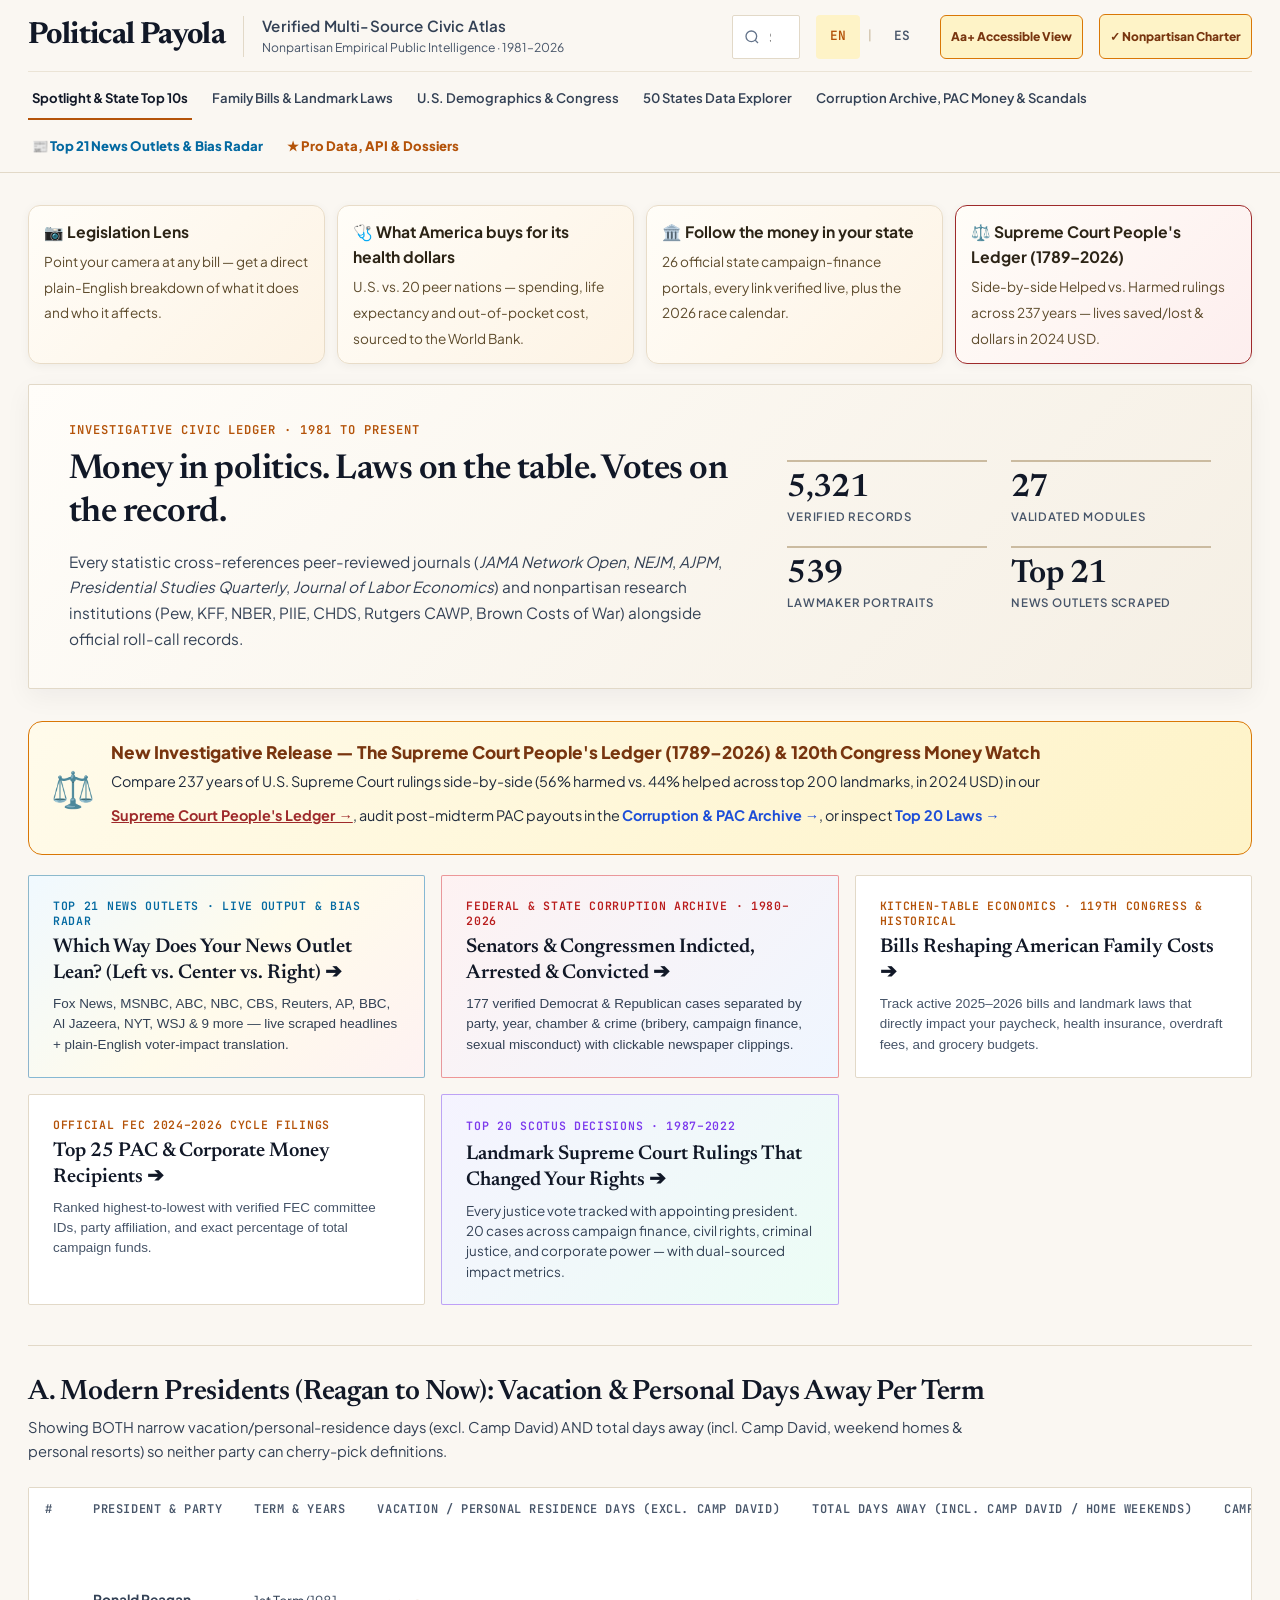
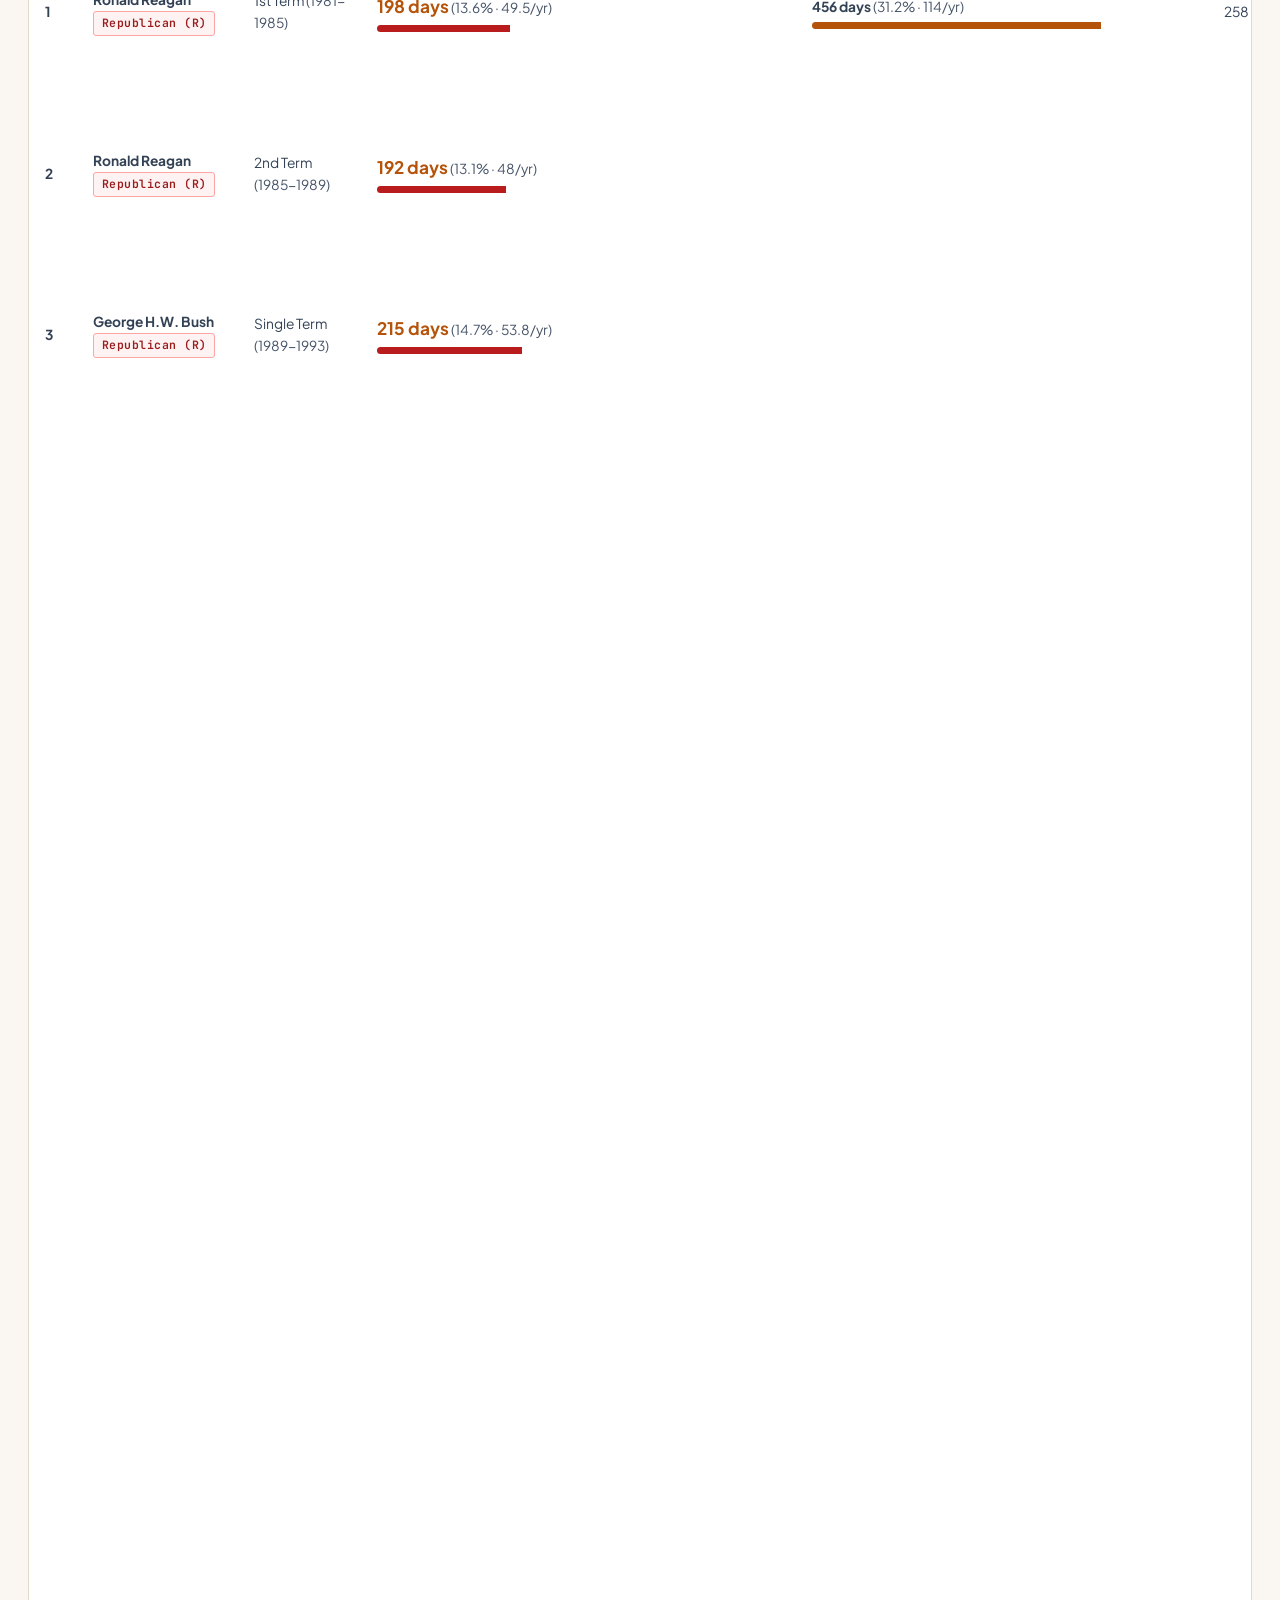
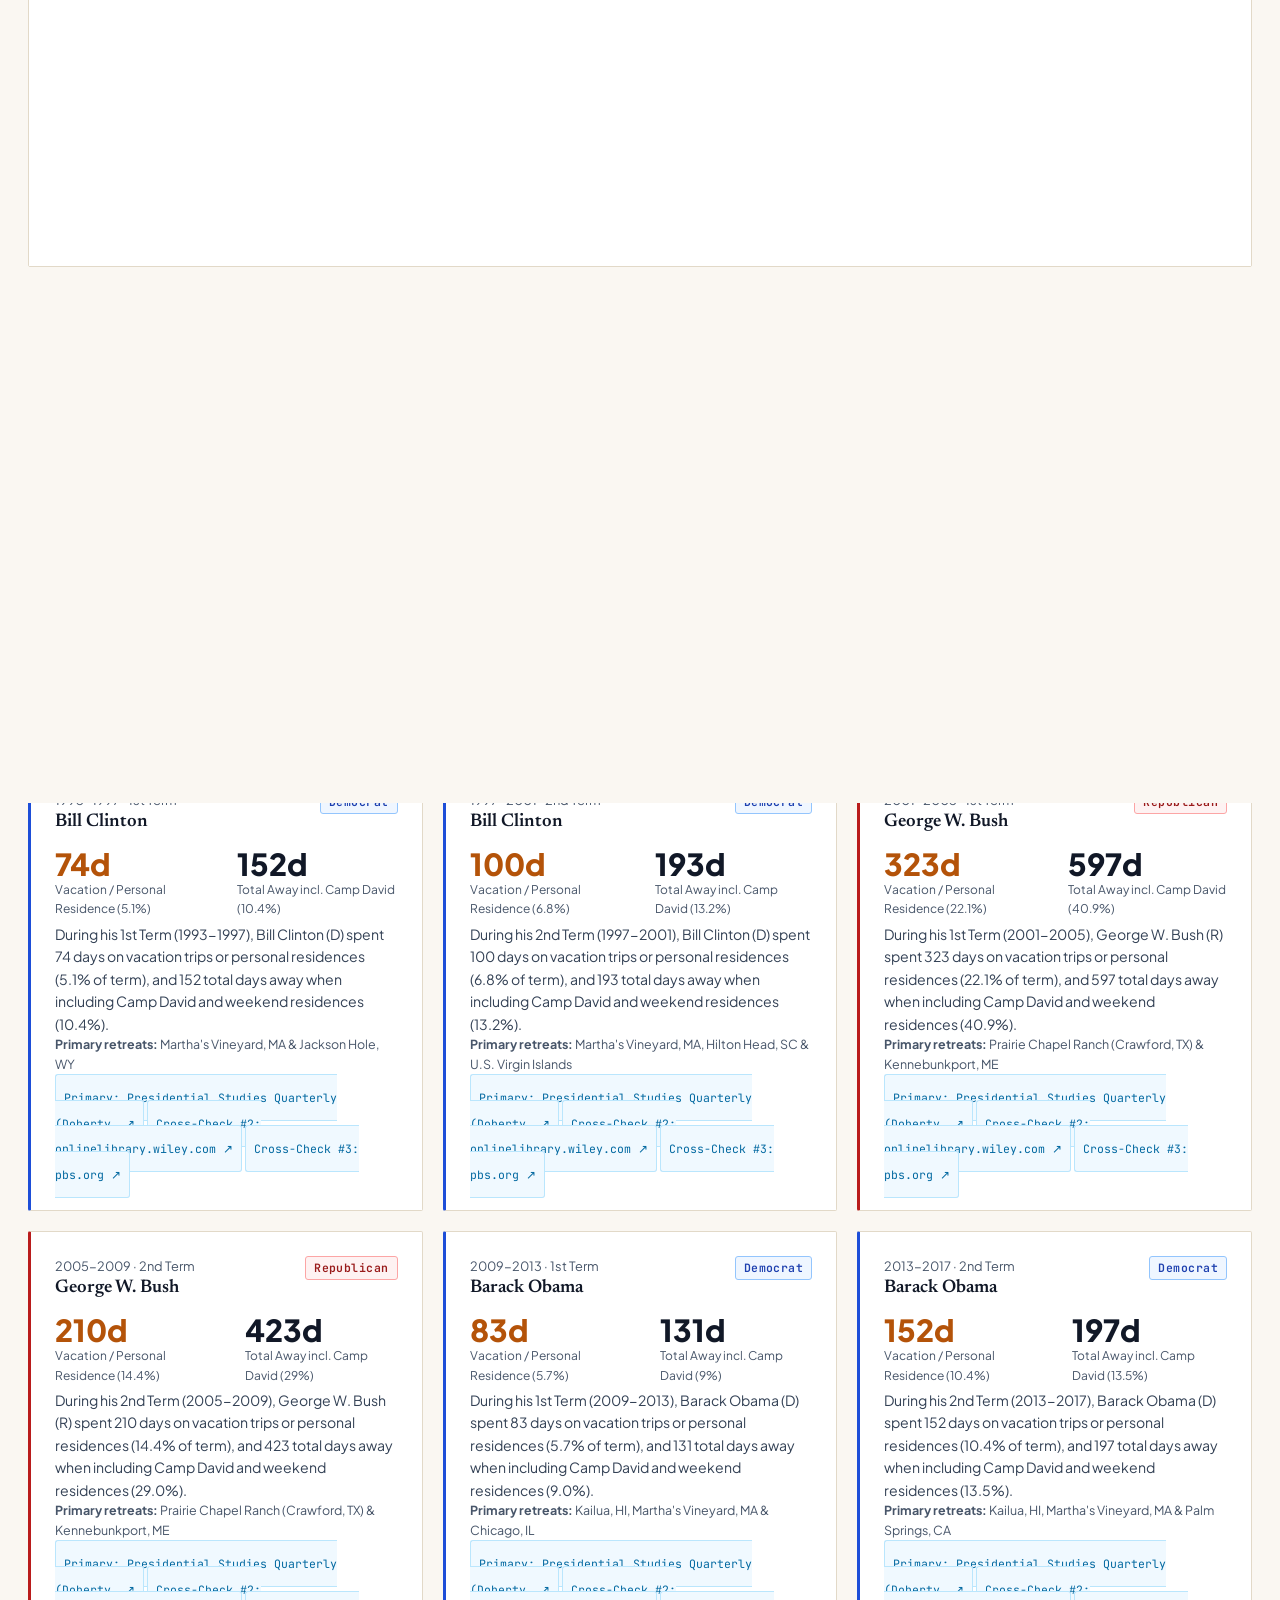
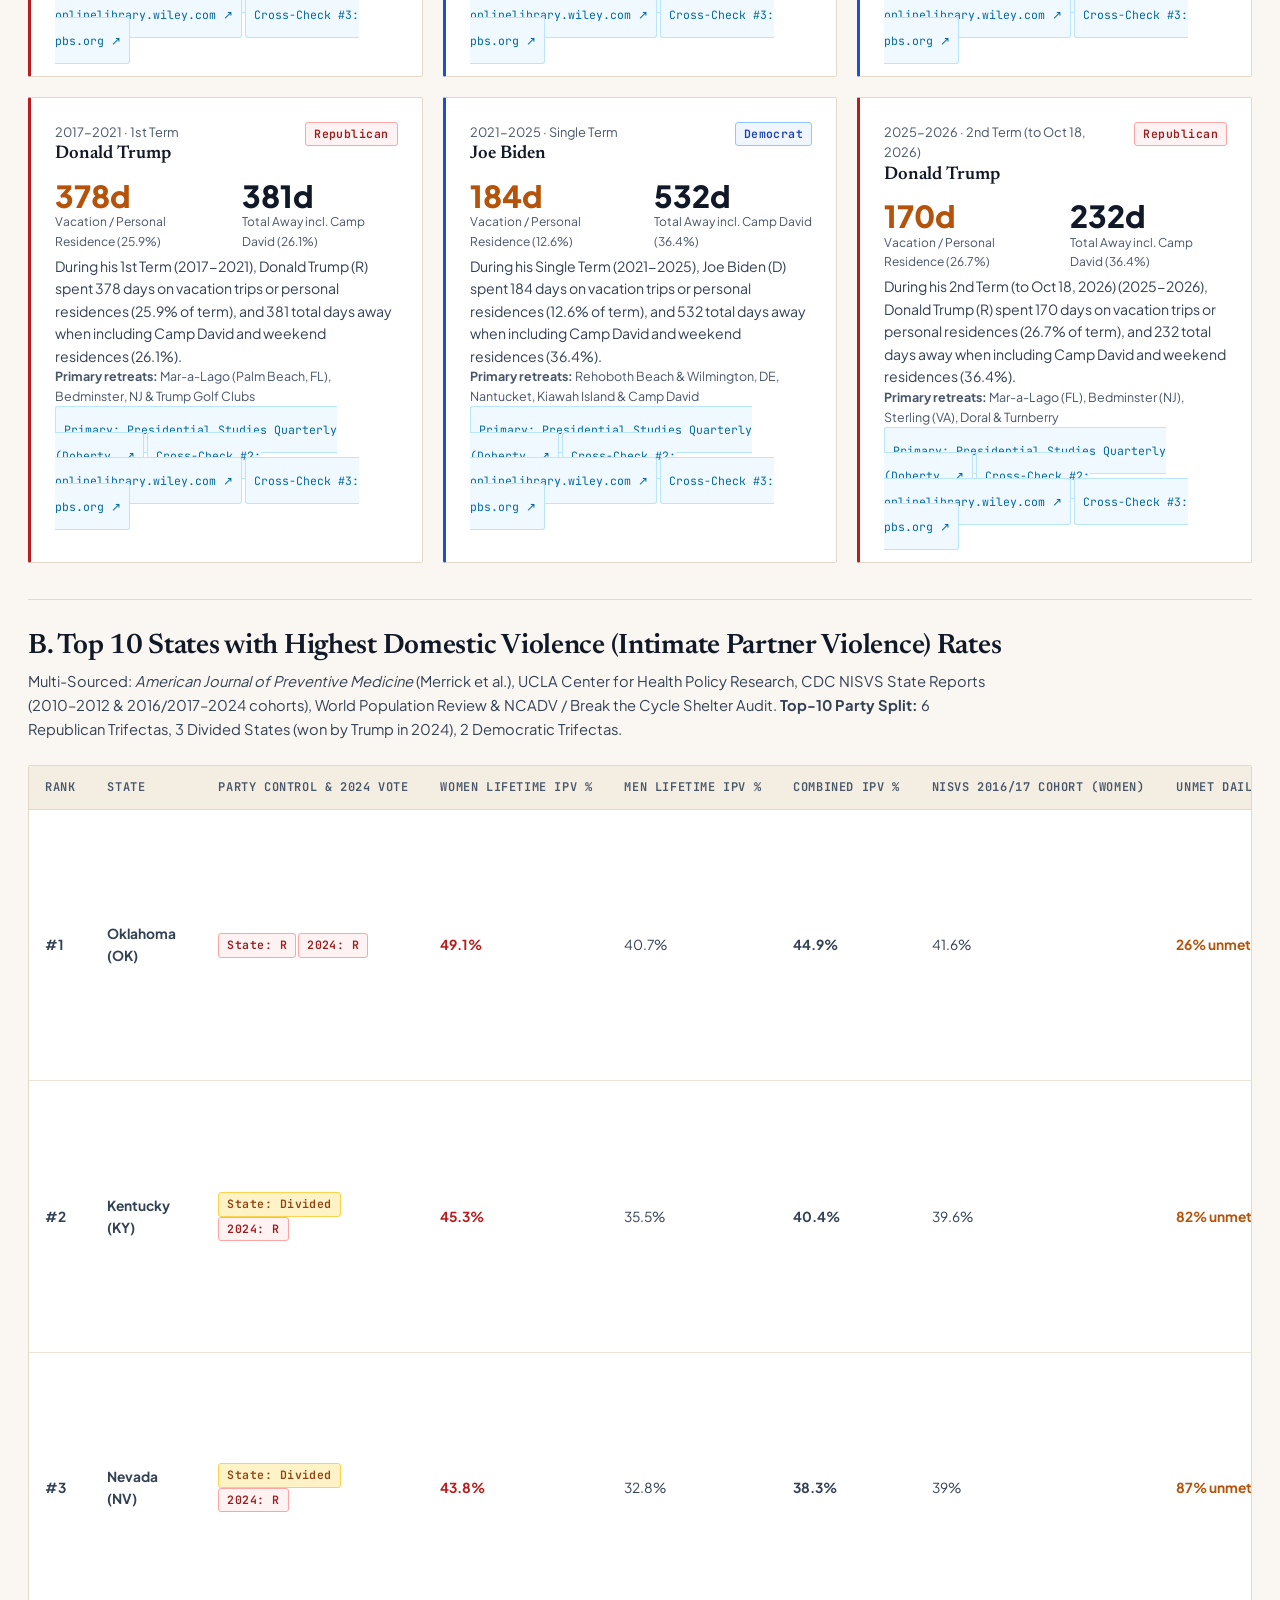
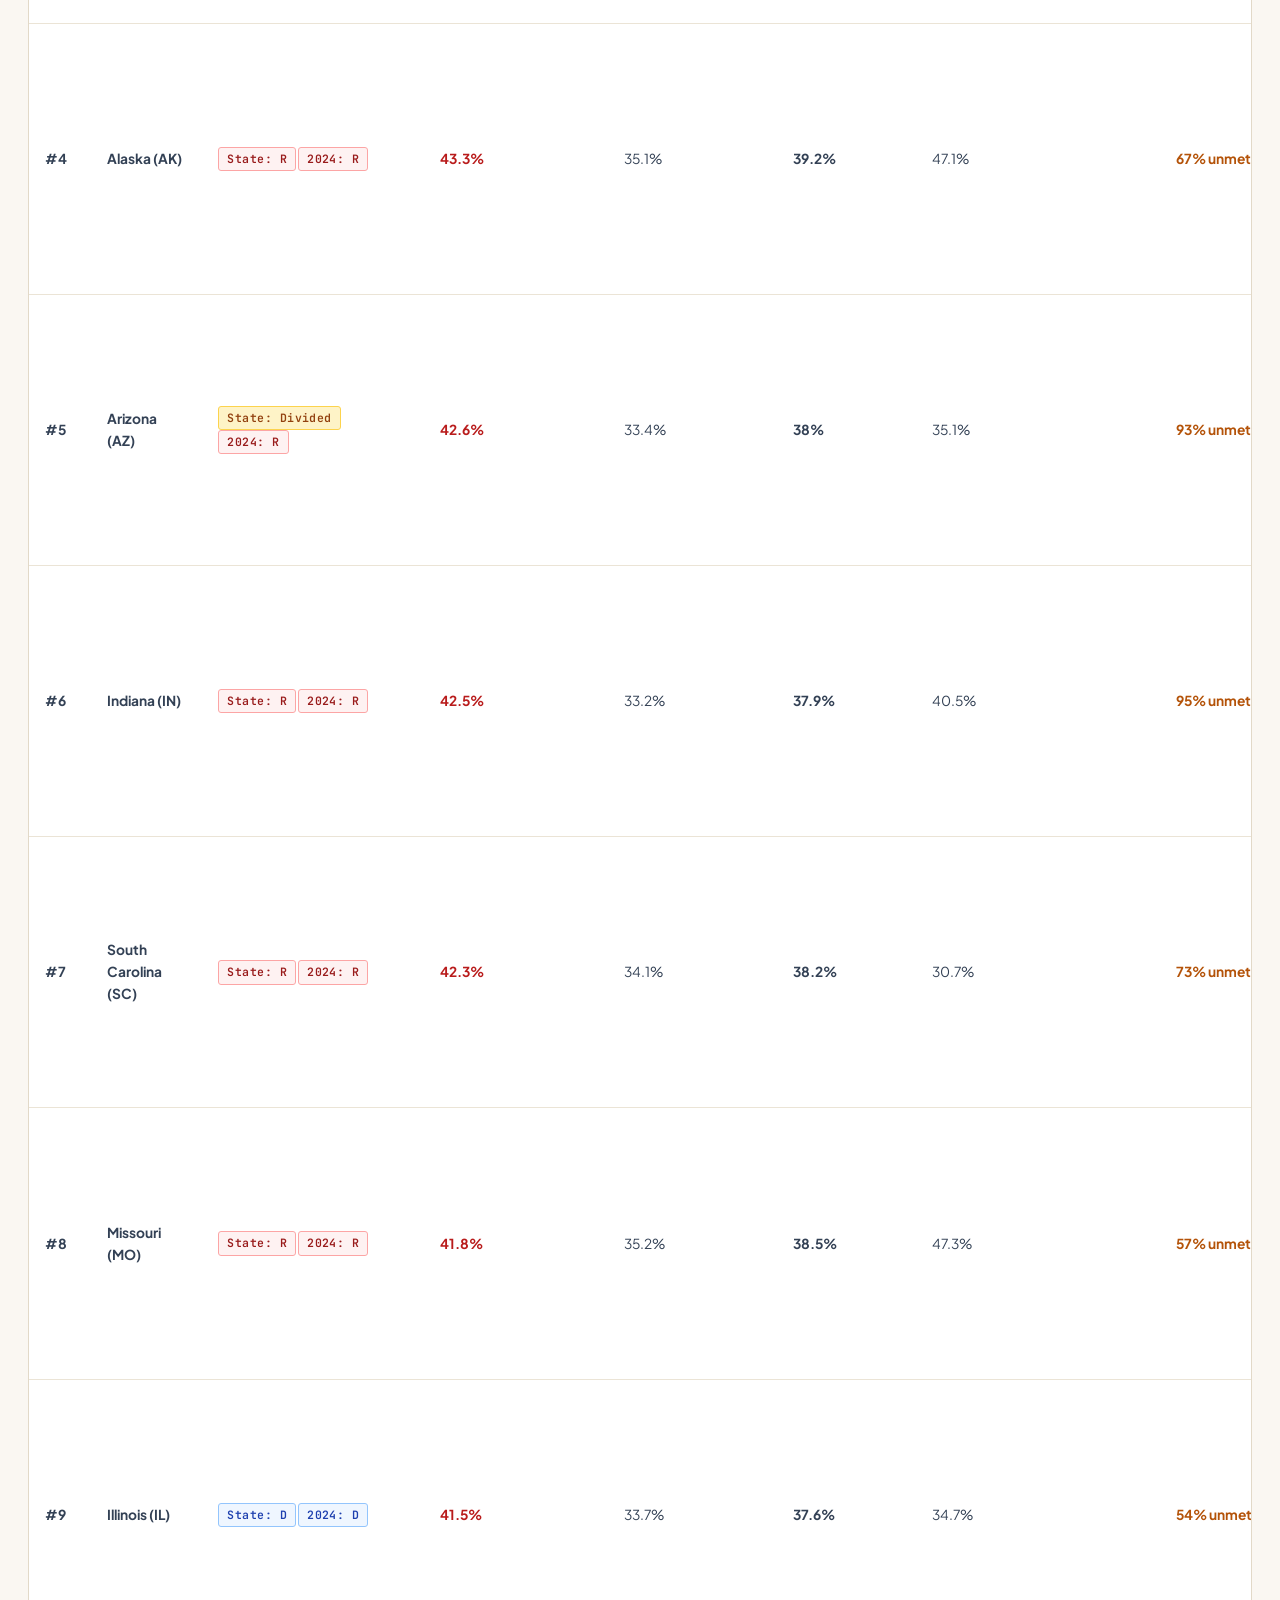
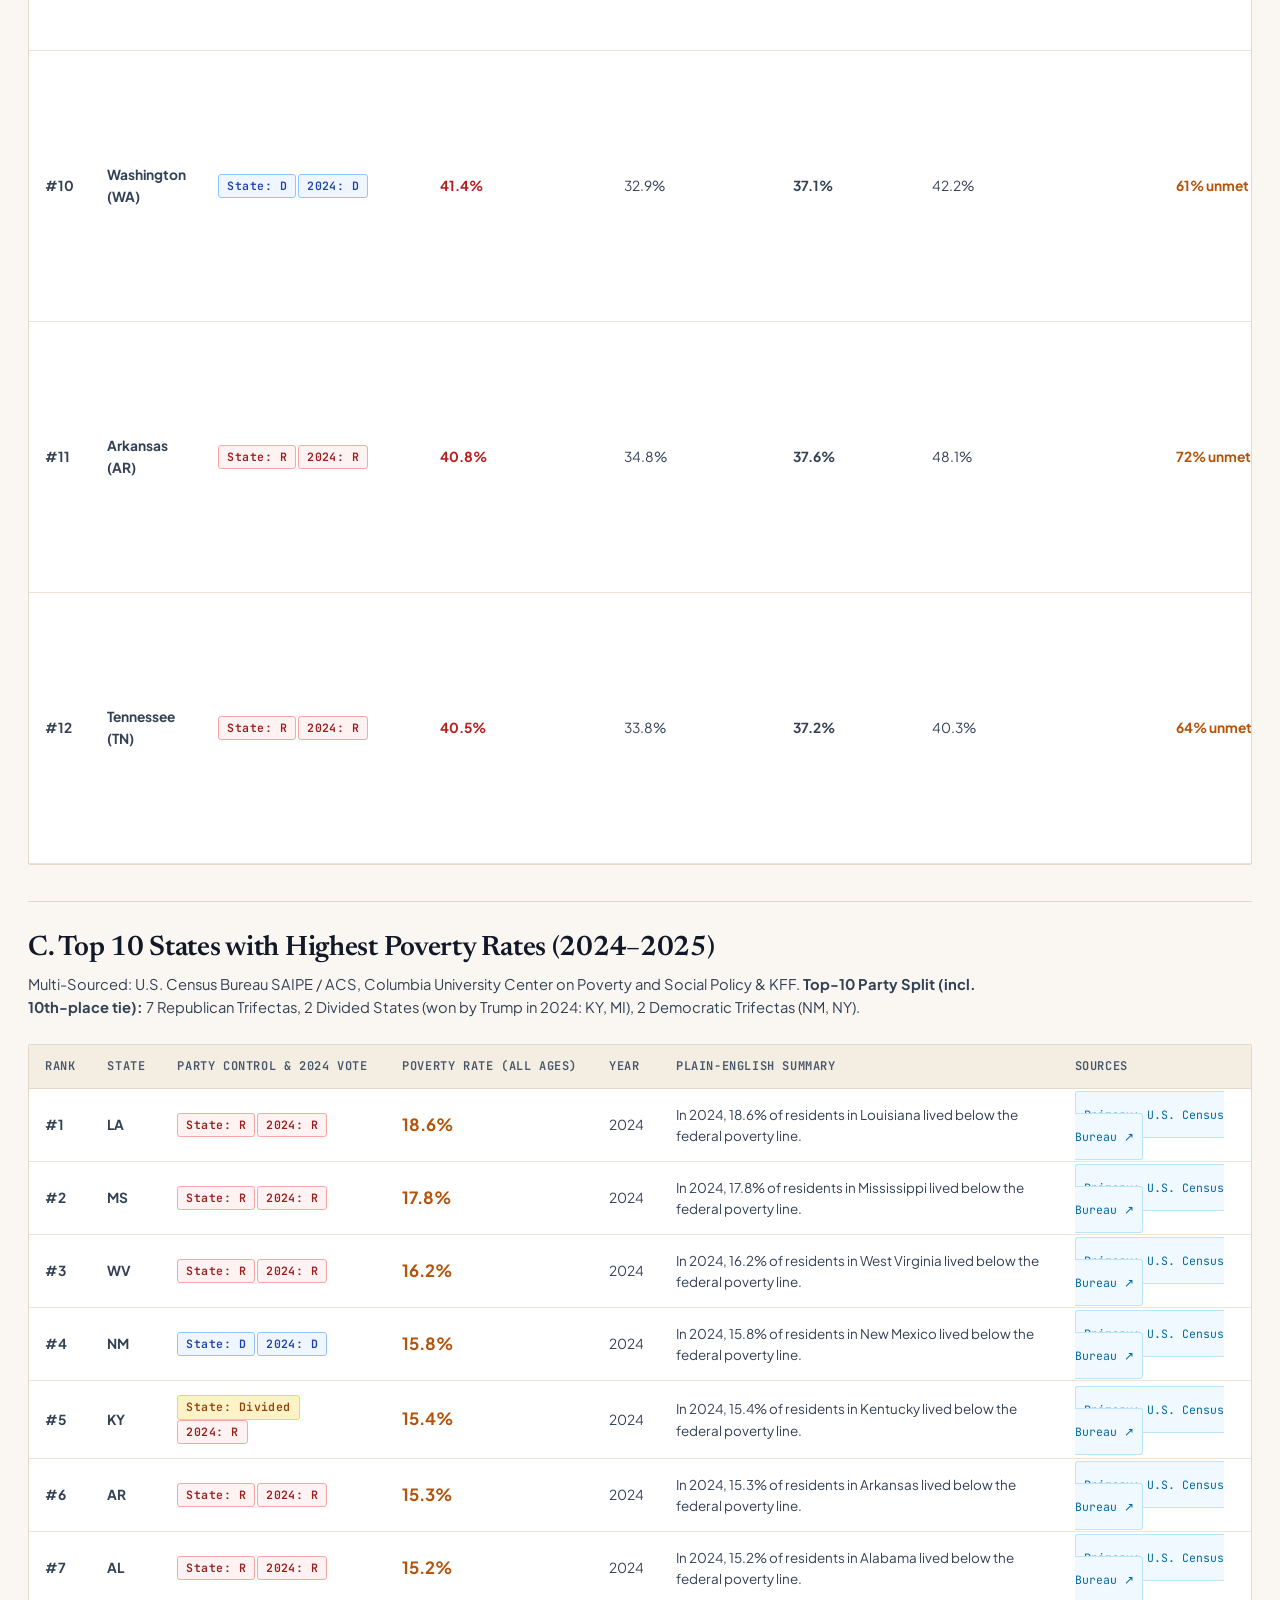
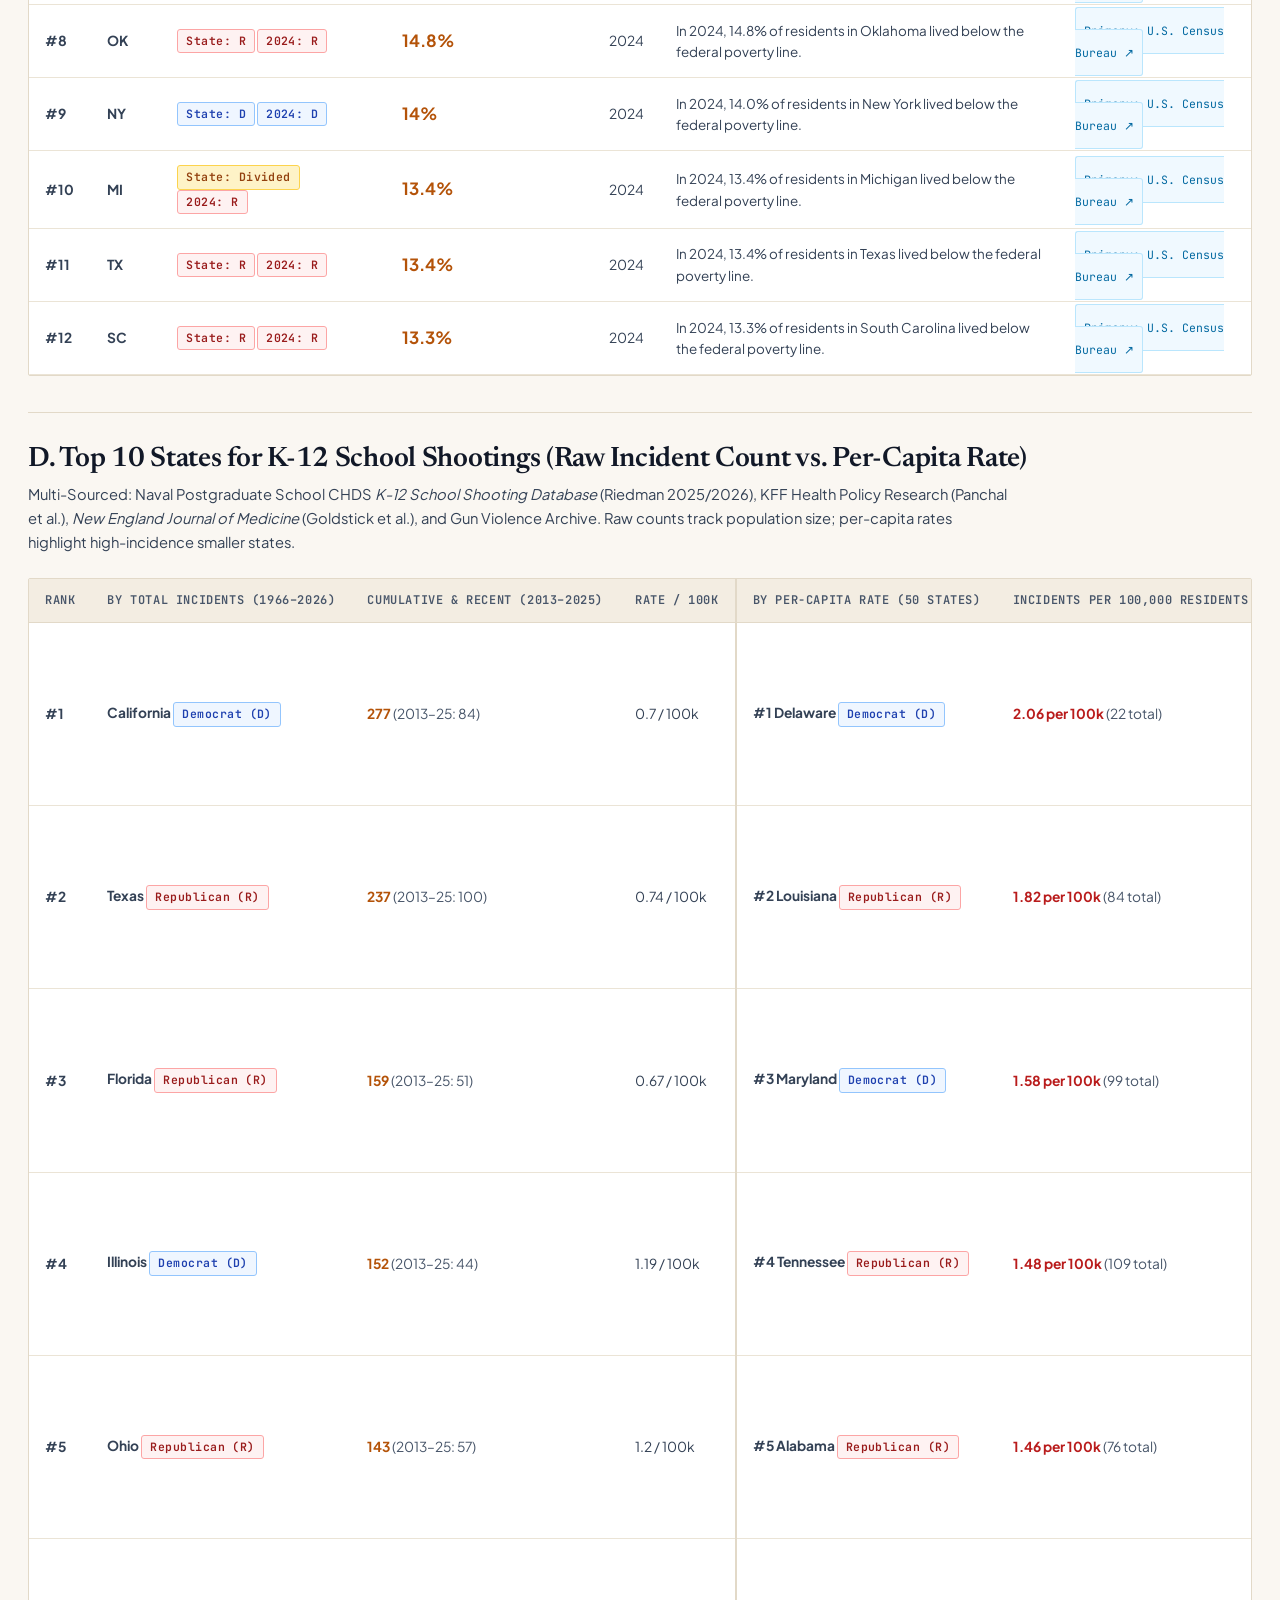
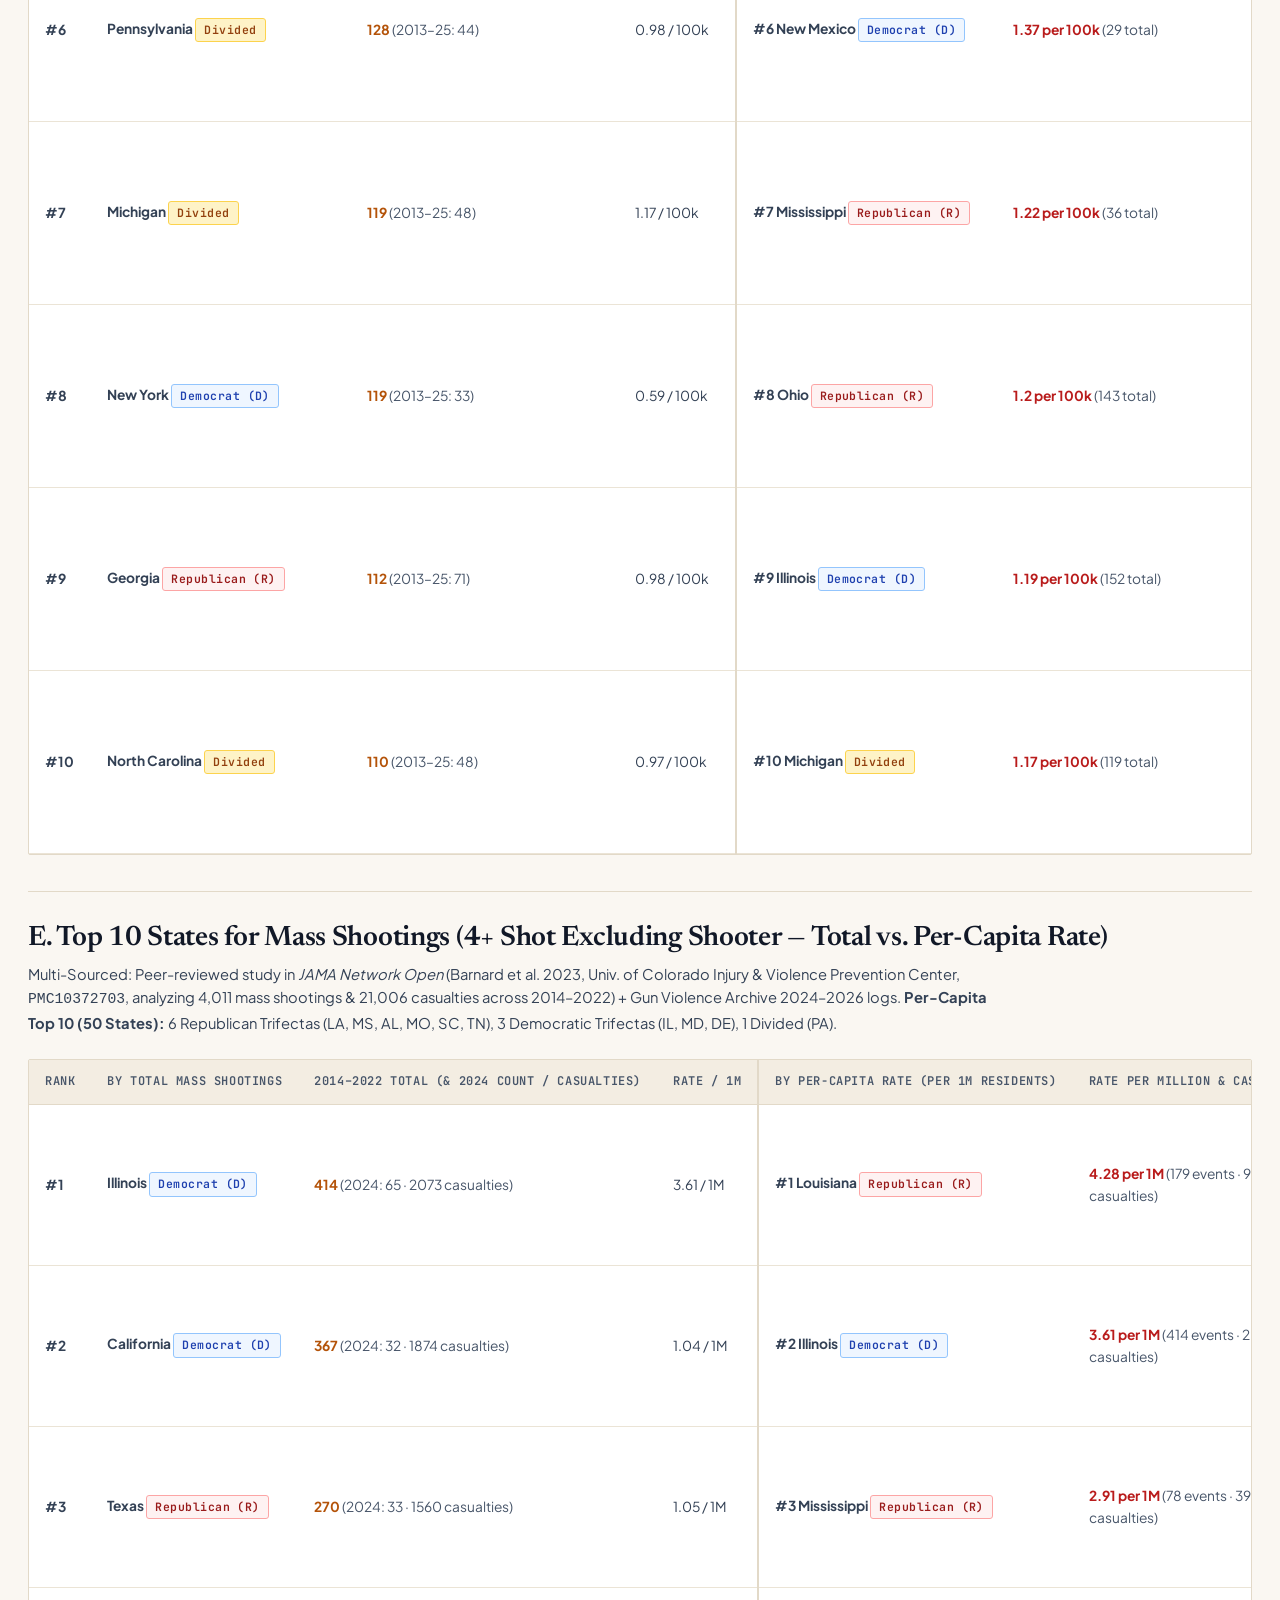
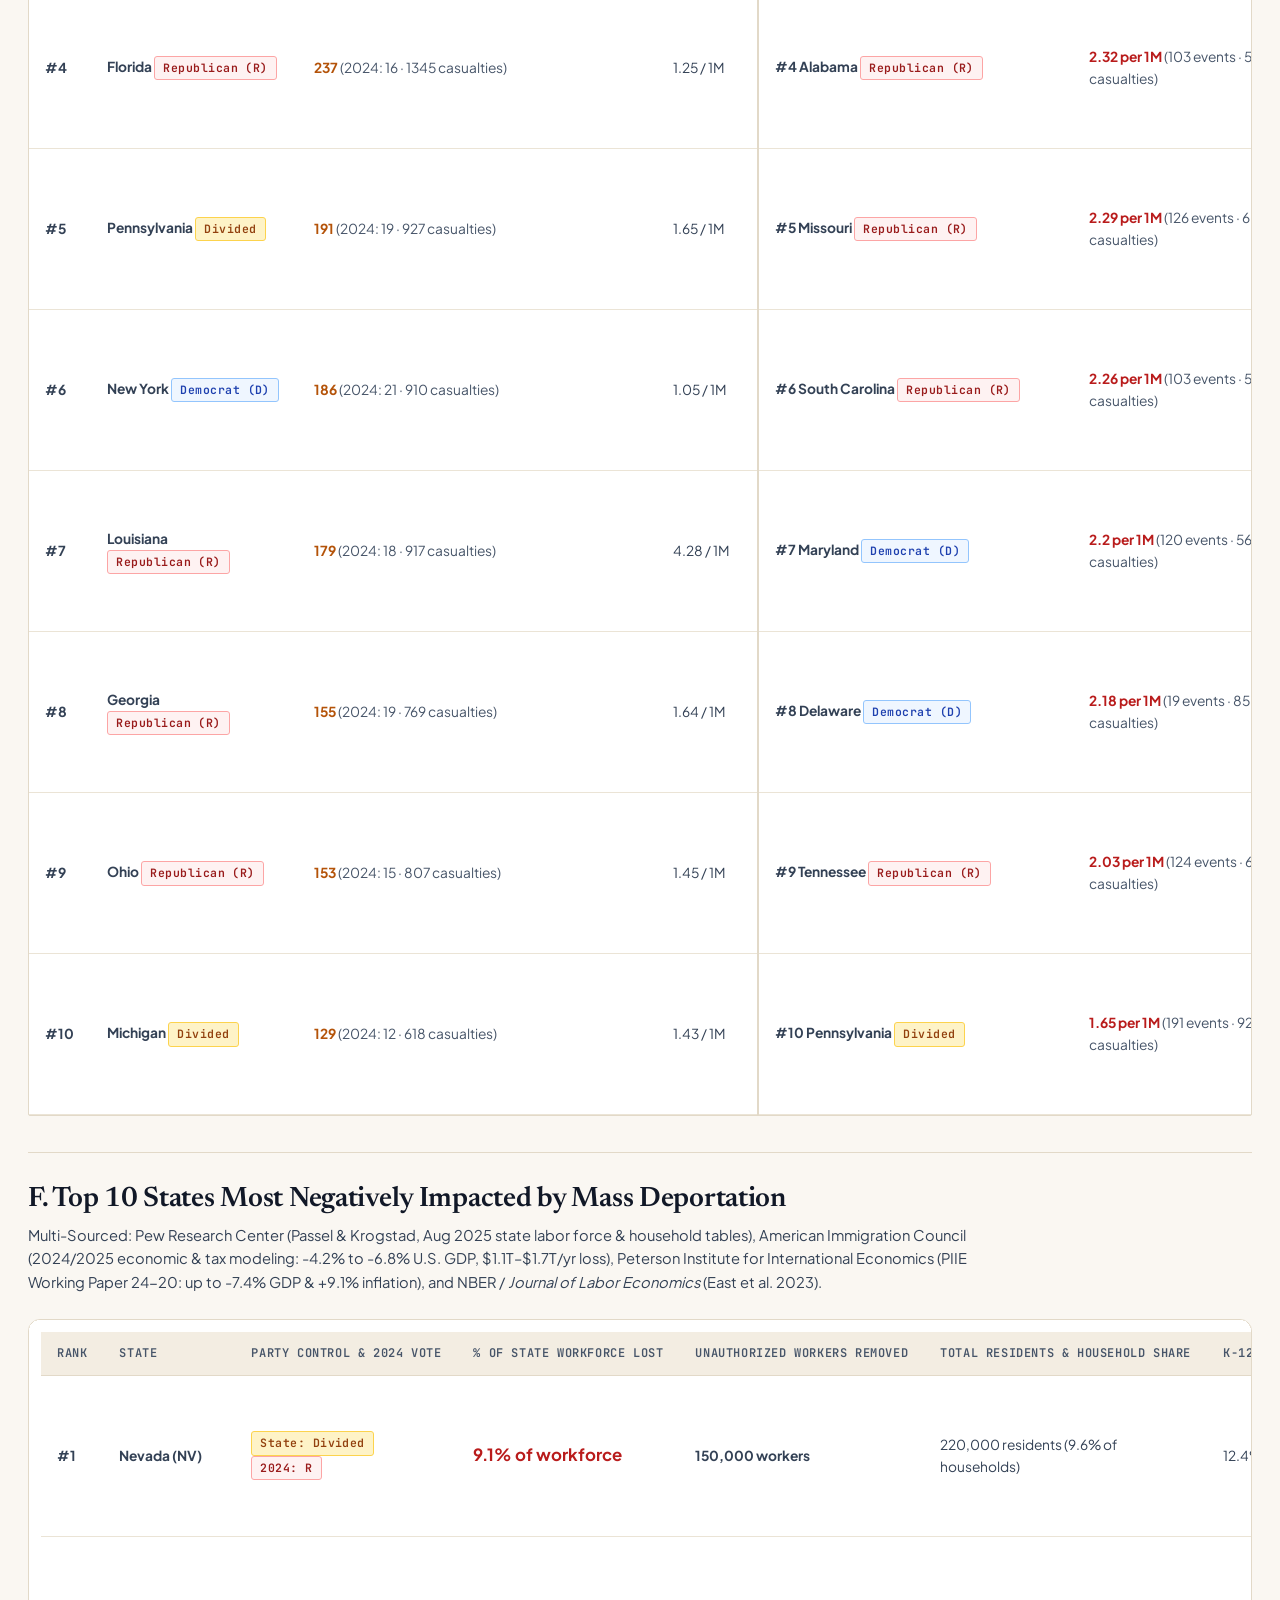
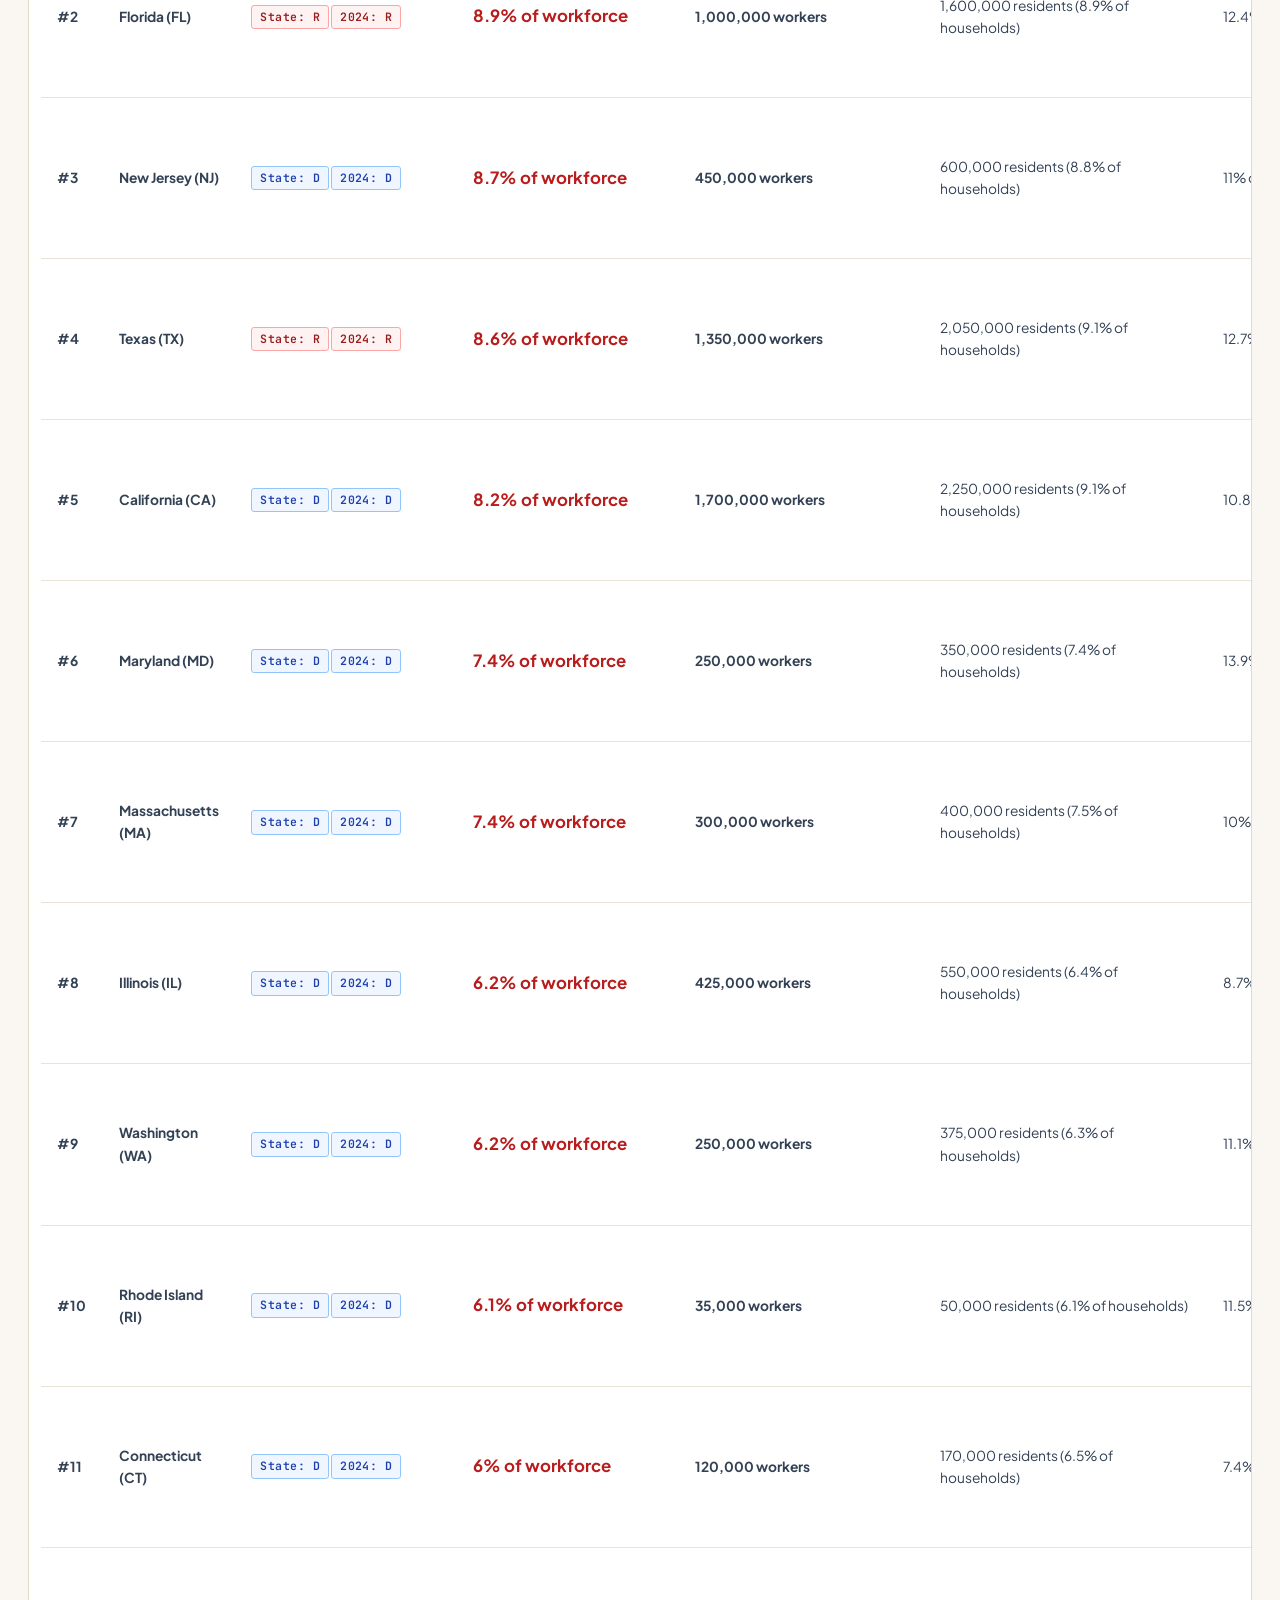
<file: index.html>
<!DOCTYPE html>
<html lang="en">
<head>
  <link rel="stylesheet" href="assets/fonts/fonts.css">
<meta http-equiv="Content-Security-Policy" content="default-src 'self'; script-src 'self' 'unsafe-inline'; style-src 'self' 'unsafe-inline'; font-src 'self'; img-src 'self' data: blob: https:; connect-src 'self'; form-action 'self'; base-uri 'self'; object-src 'none'; upgrade-insecure-requests">
<meta name="referrer" content="strict-origin-when-cross-origin">

  <meta charset="UTF-8">
  <meta name="viewport" content="width=device-width, initial-scale=1.0">
  <title>Political Payola — Verified Multi-Source Civic Atlas (1981–2026)</title>
  <meta name="description" content="5,321 verified civic, medical, academic, and legislative records (1981–2026): presidential vacations, 119th Congress 539-member photo wall, 50-state rankings across 25+ peer-reviewed metrics, 36 landmark laws, formal scandals, and union PACs.">
  <link rel="canonical" href="https://politicalpayola.com/">
  <link rel="alternate" hreflang="en" href="https://politicalpayola.com/">
  <link rel="alternate" hreflang="es" href="https://politicalpayola.com/?lang=es">
  <link rel="modelcontext" href="/api/tools.json">
  <link rel="icon" type="image/png" sizes="192x192" href="assets/icons/icon-192.png">
  <link rel="icon" type="image/png" sizes="512x512" href="assets/icons/icon-512.png">
  <link rel="apple-touch-icon" href="assets/icons/apple-touch-icon.png">
  <meta property="og:type" content="website">
  <meta property="og:site_name" content="Political Payola">
  <meta property="og:title" content="Political Payola — Verified Multi-Source Civic Atlas (1981–2026)">
  <meta property="og:description" content="No Spin. Multi-Sourced Scientific, Medical &amp; Academic Proof: 5,321 verified records across 27 modules, 539 Congressional portraits, 50-state rankings, and 36 landmark federal laws.">
  <meta property="og:url" content="https://politicalpayola.com/">
  <meta property="og:image" content="https://politicalpayola.com/assets/congress_photo_comparison.png">
  <meta name="twitter:card" content="summary_large_image">
  <meta name="twitter:title" content="Political Payola — Verified Multi-Source Civic Atlas (1981–2026)">
  <meta name="twitter:description" content="5,321 verified records cross-referencing JAMA, NEJM, AJPM, Pew Research, KFF, NBER, PIIE, and Rutgers CAWP.">
  <meta name="twitter:image" content="https://politicalpayola.com/assets/congress_photo_comparison.png">
  <script type="application/ld+json">
  {
    "@context": "https://schema.org",
    "@type": "Dataset",
    "name": "Political Payola — Verified Multi-Source Civic Atlas (1981–2026)",
    "url": "https://politicalpayola.com/",
    "version": "2.4.0",
    "license": "https://creativecommons.org/licenses/by/4.0/",
    "isAccessibleForFree": true,
    "description": "Multi-sourced nonpartisan civic, medical, academic, and legislative dataset (5,321 verified records across 27 modules) covering modern U.S. presidents (1981–2026), all 539 members of the 119th Congress, 50-state empirical rankings, 36 landmark federal laws, 142-case Federal & State Political Corruption Catalog (1980–2026), Southern & Rural Colorado equity metrics, and top-20 labor/police/teacher unions.",
    "inLanguage": ["en", "es"],
    "temporalCoverage": "1981/2026",
    "spatialCoverage": {
      "@type": "Place",
      "name": "United States (All 50 States, District of Columbia & Southern Colorado Focus)"
    },
    "creator": {
      "@type": "Organization",
      "name": "Political Payola Civic Transparency Project",
      "url": "https://politicalpayola.com/",
      "location": "Pueblo, Colorado, USA"
    },
    "measurementTechnique": "Equal-standard quantitative cross-tabulation of official federal filings (FEC.gov, Congress.gov, CBO, CDC, BLS, Census SAIPE) and peer-reviewed journals (JAMA Network Open, NEJM, AJPM, KFF, Pew Research, NBER).",
    "distribution": [
      {
        "@type": "DataDownload",
        "encodingFormat": "application/json",
        "contentUrl": "https://politicalpayola.com/api/tools.json"
      },
      {
        "@type": "DataDownload",
        "encodingFormat": "text/markdown",
        "contentUrl": "https://politicalpayola.com/METHODOLOGY.md"
      }
    ]
  }
  </script>
  <link rel="manifest" href="manifest.json">
  <link rel="stylesheet" href="styles.css?v=20261112a">
</head>
<body>
  <!-- PROPUBLICA / BLOOMBERG EDITORIAL MASTHEAD -->
  <header class="topbar">
    <div class="topbar-inner">
      <div class="brand">
        <span class="brand-wordmark">Political Payola</span>
        <div class="brand-meta">
          <h1>Verified Multi-Source Civic Atlas</h1>
          <div class="brand-sub">Nonpartisan Empirical Public Intelligence · 1981–2026</div>
        </div>
      </div>
      <div class="topbar-right">
        <div class="search-wrap">
          <svg class="search-icon" width="16" height="16" viewBox="0 0 24 24" fill="none" stroke="currentColor" stroke-width="2"><circle cx="11" cy="11" r="8"></circle><path d="m21 21-4.3-4.3"></path></svg>
          <input id="global-search" class="search-input" type="search" placeholder="Search 5,321 records (Medicaid, PACs, laws)...">
        </div>
        <div class="lang-switch-inline">
          <a class="lang-btn active" href="/" data-lang="en" aria-label="Switch to English">EN</a>
          <span class="lang-sep">|</span>
          <a class="lang-btn" href="/?lang=es" data-lang="es" aria-label="Cambiar a Español">ES</a>
        </div>
        <button id="a11y-toggle" type="button" class="a11y-btn" aria-pressed="false" title="Toggle WCAG 2.1 AA Large-Print & High-Contrast Reader Mode" onclick="document.body.classList.toggle('a11y-large-contrast');var on=document.body.classList.contains('a11y-large-contrast');this.setAttribute('aria-pressed',on?'true':'false');try{localStorage.setItem('pp_a11y',on?'1':'0');}catch(e){}">Aa+ Accessible View</button>
        <a href="/METHODOLOGY.md" target="_blank" rel="noopener" class="charter-pill" title="Read our INN Nonpartisan Editorial Independence Charter & Equal-Standard Methodology">✓ Nonpartisan Charter</a>
      </div>
    </div>
    <!-- SINGLE-ROW EDITORIAL SUB-NAV -->
    <nav class="nav-tabs">
      <button class="tab-btn active" data-tab="spotlight">Spotlight &amp; State Top 10s</button>
      <button class="tab-btn" data-tab="laws">Family Bills &amp; Landmark Laws</button>
      <button class="tab-btn" data-tab="congress">U.S. Demographics &amp; Congress</button>
      <button class="tab-btn" data-tab="states">50 States Data Explorer</button>
      <button class="tab-btn" data-tab="scandals">Corruption Archive, PAC Money &amp; Scandals</button>
      <button class="tab-btn" data-tab="media" style="color:#0369a1;font-weight:800">📰 Top 21 News Outlets &amp; Bias Radar</button>
      <button class="tab-btn" data-tab="pro" style="color:var(--gold);font-weight:800">★ Pro Data, API &amp; Dossiers</button>
    </nav>
  </header>

  <main class="container">
    <!-- CIVIC TOOLS STRIP -->
    <nav class="tool-strip" aria-label="Civic tools">
      <a href="/legislation_lens.html" class="tool-card">
        <b>📷 Legislation Lens</b>
        <span>Point your camera at any bill — get a direct plain-English breakdown of what it does and who it affects.</span>
      </a>
      <a href="/healthcare_compare.html" class="tool-card">
        <b>🩺 What America buys for its health dollars</b>
        <span>U.S. vs. 20 peer nations — spending, life expectancy and out-of-pocket cost, sourced to the World Bank.</span>
      </a>
      <a href="/state-money-portals.html" class="tool-card">
        <b>🏛️ Follow the money in your state</b>
        <span>26 official state campaign-finance portals, every link verified live, plus the 2026 race calendar.</span>
      </a>
      <a href="/scotus-ledger.html" class="tool-card" style="border-color:#9e2a2b;background:linear-gradient(135deg,#fffdf8,#fdeeee);">
        <b>⚖️ Supreme Court People's Ledger (1789–2026)</b>
        <span>Side-by-side Helped vs. Harmed rulings across 237 years — lives saved/lost &amp; dollars in 2024 USD.</span>
      </a>
    </nav>
    <style>
      .tool-strip{display:grid;grid-template-columns:repeat(auto-fit,minmax(260px,1fr));gap:12px;margin-bottom:20px}
      .tool-card{display:block;background:linear-gradient(135deg,#fffdf8,#fdf3e4);border:1px solid #e8dcc8;border-radius:12px;padding:13px 15px;text-decoration:none;color:#2c2416;box-shadow:0 2px 10px rgba(0,0,0,.05)}
      .tool-card:hover{border-color:var(--gold);transform:translateY(-1px)}
      .tool-card b{display:block;font-size:.98rem;margin-bottom:.25rem}
      .tool-card span{font-size:.85rem;color:#5d4b2c;line-height:1.45}
    </style>
    <div id="global-search-results" style="display:none;margin-bottom:24px;padding:18px;background:#fffdf9;border:2px solid var(--gold);border-radius:12px;box-shadow:0 12px 28px rgba(17,24,39,0.08)"></div>

    <section class="hero-banner">
      <div class="hero-content">
        <div class="hero-kicker">INVESTIGATIVE CIVIC LEDGER · 1981 TO PRESENT</div>
        <h2>Money in politics. Laws on the table. Votes on the record.</h2>
        <p>Every statistic cross-references peer-reviewed journals (<em>JAMA Network Open</em>, <em>NEJM</em>, <em>AJPM</em>, <em>Presidential Studies Quarterly</em>, <em>Journal of Labor Economics</em>) and nonpartisan research institutions (Pew, KFF, NBER, PIIE, CHDS, Rutgers CAWP, Brown Costs of War) alongside official roll-call records.</p>
      </div>
      <div class="stat-pills">
        <div class="stat-pill"><div class="num">5,321</div><div class="lbl">Verified records</div></div>
        <div class="stat-pill"><div class="num">27</div><div class="lbl">Validated modules</div></div>
        <div class="stat-pill"><div class="num">539</div><div class="lbl">Lawmaker portraits</div></div>
        <div class="stat-pill"><div class="num">Top 21</div><div class="lbl">News Outlets Scraped</div></div>
      </div>
    </section>

        <!-- TODAY'S SPOTLIGHT -->
    <div class="spotlight-banner" style="margin:1.25rem 0;background:linear-gradient(135deg,#fffbeb,#fef3c7);border:1.5px solid #d97706;border-radius:14px;padding:1.1rem 1.4rem;display:flex;gap:1rem;align-items:center;flex-wrap:wrap">
      <div style="font-size:2.2rem">⚖️</div>
      <div style="flex:1">
        <h3 style="margin:0 0 0.25rem;font-size:1.08rem;font-weight:800;color:#78350f">New Investigative Release — The Supreme Court People's Ledger (1789–2026) &amp; 120th Congress Money Watch</h3>
        <p style="margin:0;font-size:0.9rem;line-height:1.5;color:#1e293b">Compare 237 years of U.S. Supreme Court rulings side-by-side (56% harmed vs. 44% helped across top 200 landmarks, in 2024 USD) in our <a href="/scotus-ledger.html" style="font-weight:700;color:#9e2a2b;text-decoration:underline">Supreme Court People's Ledger →</a>, audit post-midterm PAC payouts in the <a href="#panel-scandals" onclick="document.querySelector('[data-tab=scandals]').click()" style="font-weight:700;color:#1d4ed8">Corruption &amp; PAC Archive →</a>, or inspect <a href="/top20-bills.html" style="font-weight:700;color:#1d4ed8">Top 20 Laws →</a></p>
      </div>
    </div>

    <!-- PROPUBLICA-CALIBER FEATURED QUICK-ACTION TILES -->
    <div class="quick-jump-bar" id="quick-jump-bar">
      <button class="jump-btn" data-goto-tab="media" data-goto-id="media-bias-top" style="border-color:rgba(3,105,161,0.45);background:linear-gradient(135deg,#f0f9ff 0%,#fffbeb 52%,#fef2f2 100%)">
        <div class="jb-kicker" style="color:#0369a1">TOP 21 NEWS OUTLETS · LIVE OUTPUT &amp; BIAS RADAR</div>
        <div class="jb-title" style="color:#111827">Which Way Does Your News Outlet Lean? (Left vs. Center vs. Right) ➔</div>
        <div class="jb-sub" style="color:#334155">Fox News, MSNBC, ABC, NBC, CBS, Reuters, AP, BBC, Al Jazeera, NYT, WSJ &amp; 9 more — live scraped headlines + plain-English voter-impact translation.</div>
      </button>
      <button class="jump-btn" data-goto-tab="scandals" data-goto-id="corruption-catalog-top" style="border-color:rgba(220,38,38,0.45);background:linear-gradient(135deg,#fef2f2 0%,#eff6ff 100%)">
        <div class="jb-kicker" style="color:#b91c1c">FEDERAL &amp; STATE CORRUPTION ARCHIVE · 1980–2026</div>
        <div class="jb-title" style="color:#111827">Senators &amp; Congressmen Indicted, Arrested &amp; Convicted ➔</div>
        <div class="jb-sub" style="color:#334155">177 verified Democrat &amp; Republican cases separated by party, year, chamber &amp; crime (bribery, campaign finance, sexual misconduct) with clickable newspaper clippings.</div>
      </button>
      <button class="jump-btn" data-goto-tab="laws" data-goto-id="family-bills-top">
        <div class="jb-kicker">KITCHEN-TABLE ECONOMICS · 119TH CONGRESS &amp; HISTORICAL</div>
        <div class="jb-title">Bills Reshaping American Family Costs ➔</div>
        <div class="jb-sub">Track active 2025–2026 bills and landmark laws that directly impact your paycheck, health insurance, overdraft fees, and grocery budgets.</div>
      </button>
      <button class="jump-btn" data-goto-tab="scandals" data-goto-id="top25-pac-top">
        <div class="jb-kicker">OFFICIAL FEC 2024–2026 CYCLE FILINGS</div>
        <div class="jb-title">Top 25 PAC &amp; Corporate Money Recipients ➔</div>
        <div class="jb-sub">Ranked highest-to-lowest with verified FEC committee IDs, party affiliation, and exact percentage of total campaign funds.</div>
      </button>
      <a href="/top20-scotus.html" class="jump-btn" style="text-decoration:none;border-color:rgba(124,58,237,0.45);background:linear-gradient(135deg,#f5f3ff 0%,#ecfdf5 100%);display:block">
        <div class="jb-kicker" style="color:#7c3aed">TOP 20 SCOTUS DECISIONS · 1987–2022</div>
        <div class="jb-title" style="color:#111827">Landmark Supreme Court Rulings That Changed Your Rights ➔</div>
        <div class="jb-sub" style="color:#334155">Every justice vote tracked with appointing president. 20 cases across campaign finance, civil rights, criminal justice, and corporate power — with dual-sourced impact metrics.</div>
      </a>
    </div>


    <!-- PANEL 1: SPOTLIGHT RANKINGS & PRESIDENTIAL VACATIONS -->
    <section id="panel-spotlight" class="section-panel active">
      <div class="section-head">
        <div>
          <h2>A. Modern Presidents (Reagan to Now): Vacation &amp; Personal Days Away Per Term</h2>
          <p>Showing BOTH narrow vacation/personal-residence days (excl. Camp David) AND total days away (incl. Camp David, weekend homes &amp; personal resorts) so neither party can cherry-pick definitions.</p>
        </div>
      </div>
      <div class="data-table-wrap">
        <table class="data-table">
          <thead>
            <tr>
              <th>#</th>
              <th>President &amp; Party</th>
              <th>Term &amp; Years</th>
              <th>Vacation / Personal Residence Days (Excl. Camp David)</th>
              <th>Total Days Away (Incl. Camp David / Home Weekends)</th>
              <th>Camp David</th>
              <th>Primary Retreats / Properties</th>
              <th>Multi-Source Verification</th>
            </tr>
          </thead>
          <tbody id="pres-vac-tbody"></tbody>
        </table>
      </div>
      <div id="pres-vac-cards" class="grid-3" style="margin-bottom:36px"></div>

      <div class="section-head">
        <div>
          <h2>B. Top 10 States with Highest Domestic Violence (Intimate Partner Violence) Rates</h2>
          <p>Multi-Sourced: <em>American Journal of Preventive Medicine</em> (Merrick et al.), UCLA Center for Health Policy Research, CDC NISVS State Reports (2010–2012 &amp; 2016/2017–2024 cohorts), World Population Review &amp; NCADV / Break the Cycle Shelter Audit. <strong>Top-10 Party Split:</strong> 6 Republican Trifectas, 3 Divided States (won by Trump in 2024), 2 Democratic Trifectas.</p>
        </div>
      </div>
      <div class="data-table-wrap">
        <table class="data-table">
          <thead>
            <tr>
              <th>Rank</th>
              <th>State</th>
              <th>Party Control &amp; 2024 Vote</th>
              <th>Women Lifetime IPV %</th>
              <th>Men Lifetime IPV %</th>
              <th>Combined IPV %</th>
              <th>NISVS 2016/17 Cohort (Women)</th>
              <th>Unmet Daily Shelter Requests</th>
              <th>Sources</th>
            </tr>
          </thead>
          <tbody id="table-dv"></tbody>
        </table>
      </div>

      <div class="section-head">
        <div>
          <h2>C. Top 10 States with Highest Poverty Rates (2024–2025)</h2>
          <p>Multi-Sourced: U.S. Census Bureau SAIPE / ACS, Columbia University Center on Poverty and Social Policy &amp; KFF. <strong>Top-10 Party Split (incl. 10th-place tie):</strong> 7 Republican Trifectas, 2 Divided States (won by Trump in 2024: KY, MI), 2 Democratic Trifectas (NM, NY).</p>
        </div>
      </div>
      <div class="data-table-wrap">
        <table class="data-table">
          <thead>
            <tr>
              <th>Rank</th>
              <th>State</th>
              <th>Party Control &amp; 2024 Vote</th>
              <th>Poverty Rate (All Ages)</th>
              <th>Year</th>
              <th>Plain-English Summary</th>
              <th>Sources</th>
            </tr>
          </thead>
          <tbody id="table-poverty"></tbody>
        </table>
      </div>

      <div class="section-head">
        <div>
          <h2>D. Top 10 States for K-12 School Shootings (Raw Incident Count vs. Per-Capita Rate)</h2>
          <p>Multi-Sourced: Naval Postgraduate School CHDS <em>K-12 School Shooting Database</em> (Riedman 2025/2026), KFF Health Policy Research (Panchal et al.), <em>New England Journal of Medicine</em> (Goldstick et al.), and Gun Violence Archive. Raw counts track population size; per-capita rates highlight high-incidence smaller states.</p>
        </div>
      </div>
      <div class="data-table-wrap">
        <table class="data-table">
          <thead>
            <tr>
              <th>Rank</th>
              <th>By Total Incidents (1966–2026)</th>
              <th>Cumulative &amp; Recent (2013–2025)</th>
              <th>Rate / 100k</th>
              <th style="border-left:2px solid var(--border)">By Per-Capita Rate (50 States)</th>
              <th>Incidents per 100,000 Residents</th>
              <th>Sources</th>
            </tr>
          </thead>
          <tbody id="table-school-shootings"></tbody>
        </table>
      </div>

      <div class="section-head">
        <div>
          <h2>E. Top 10 States for Mass Shootings (4+ Shot Excluding Shooter — Total vs. Per-Capita Rate)</h2>
          <p>Multi-Sourced: Peer-reviewed study in <em>JAMA Network Open</em> (Barnard et al. 2023, Univ. of Colorado Injury &amp; Violence Prevention Center, <code>PMC10372703</code>, analyzing 4,011 mass shootings &amp; 21,006 casualties across 2014–2022) + Gun Violence Archive 2024–2026 logs. <strong>Per-Capita Top 10 (50 States):</strong> 6 Republican Trifectas (LA, MS, AL, MO, SC, TN), 3 Democratic Trifectas (IL, MD, DE), 1 Divided (PA).</p>
        </div>
      </div>
      <div class="data-table-wrap">
        <table class="data-table">
          <thead>
            <tr>
              <th>Rank</th>
              <th>By Total Mass Shootings</th>
              <th>2014–2022 Total (&amp; 2024 Count / Casualties)</th>
              <th>Rate / 1M</th>
              <th style="border-left:2px solid var(--border)">By Per-Capita Rate (per 1M Residents)</th>
              <th>Rate per Million &amp; Casualties</th>
              <th>Sources</th>
            </tr>
          </thead>
          <tbody id="table-mass-shootings"></tbody>
        </table>
      </div>

      <div class="section-head">
        <div>
          <h2>F. Top 10 States Most Negatively Impacted by Mass Deportation</h2>
          <p>Multi-Sourced: Pew Research Center (Passel &amp; Krogstad, Aug 2025 state labor force &amp; household tables), American Immigration Council (2024/2025 economic &amp; tax modeling: -4.2% to -6.8% U.S. GDP, $1.1T–$1.7T/yr loss), Peterson Institute for International Economics (PIIE Working Paper 24-20: up to -7.4% GDP &amp; +9.1% inflation), and NBER / <em>Journal of Labor Economics</em> (East et al. 2023).</p>
        </div>
      </div>
      <div style="overflow-x:auto;margin-bottom:36px;background:var(--bg-card);border:1px solid var(--border);border-radius:12px;padding:12px">
        <table class="data-table">
          <thead>
            <tr>
              <th>Rank</th>
              <th>State</th>
              <th>Party Control &amp; 2024 Vote</th>
              <th>% of State Workforce Lost</th>
              <th>Unauthorized Workers Removed</th>
              <th>Total Residents &amp; Household Share</th>
              <th>K-12 Students Impacted</th>
              <th>Hardest-Hit Industries</th>
              <th>Sources</th>
            </tr>
          </thead>
          <tbody id="table-deportation"></tbody>
        </table>
      </div>
    </section>

    <!-- PANEL 2: CONGRESS RACE & GENDER PHOTO COMPARISON -->
    <section id="panel-congress" class="section-panel">
      <div id="us-demographics-top" class="section-head">
        <div>
          <h2>A. U.S. Demographics &amp; How America Votes Since Reagan (1980–2024): Race, Gender &amp; Age</h2>
          <p>Official U.S. Census Bureau population &amp; voter composition paired with Pew Research Center Validated Voters and National Exit Poll two-party splits (<span style="color:#ef4444;font-weight:700">Red = Republican %</span> · <span style="color:#3b82f6;font-weight:700">Blue = Democrat %</span>) across all 12 presidential elections from Ronald Reagan (1980) to 2024.</p>
        </div>
      </div>

      <div class="grid-4" style="display:grid;grid-template-columns:repeat(auto-fit,minmax(220px,1fr));gap:12px;margin-bottom:18px">
        <div class="card">
          <div style="font-size:0.75rem;color:var(--gold);font-weight:700">NON-HISPANIC WHITE SHARE (1980 ➔ 2024)</div>
          <div style="font-size:1.35rem;font-weight:800;margin:4px 0">79.6% ➔ 57.5% <span style="font-size:0.8rem;color:var(--muted)">of U.S. Pop</span></div>
          <div style="font-size:0.82rem;color:#334155">Share of voters shifted from <strong>88% (1980)</strong> to <strong>71% (2024)</strong>. Voted <strong>56% R / 36% D</strong> in 1980 and <strong>57% R / 41% D</strong> in 2024.</div>
        </div>
        <div class="card">
          <div style="font-size:0.75rem;color:var(--gold);font-weight:700">HISPANIC / LATINO SHARE (1980 ➔ 2024)</div>
          <div style="font-size:1.35rem;font-weight:800;margin:4px 0">6.4% ➔ 19.5% <span style="font-size:0.8rem;color:var(--muted)">of U.S. Pop</span></div>
          <div style="font-size:0.82rem;color:#334155">Share of voters grew 6× from <strong>2% (1980)</strong> to <strong>12% (2024)</strong>. Voted <strong>35% R / 56% D</strong> in 1980, <strong>28% R / 66% D</strong> in 2016, and surged to <strong>46% R / 52% D</strong> in 2024.</div>
        </div>
        <div class="card">
          <div style="font-size:0.75rem;color:var(--gold);font-weight:700">BLACK AMERICANS &amp; ASIAN / MULTIRACIAL</div>
          <div style="font-size:1.35rem;font-weight:800;margin:4px 0">12.1% Black · 10.9% Asian/Multi</div>
          <div style="font-size:0.82rem;color:#334155">Black voters voted <strong>14% R / 83% D</strong> in 1980, <strong>4% R / 95% D</strong> in 2008, and <strong>15% R / 83% D</strong> in 2024. Asian voters shifted from <strong>55% R (1992)</strong> to <strong>39% R / 58% D (2024)</strong>.</div>
        </div>
        <div class="card">
          <div style="font-size:0.75rem;color:var(--gold);font-weight:700">THE GENDER &amp; AGE GAP (1980 ➔ 2024)</div>
          <div style="font-size:1.35rem;font-weight:800;margin:4px 0">Men 55% R · Women 53% D</div>
          <div style="font-size:0.82rem;color:#334155">Men backed Reagan <strong>55% R / 36% D</strong> (1980) and Trump <strong>55% R / 43% D</strong> (2024). Young voters 18–29 swung from <strong>66% D (2008)</strong> to <strong>54% D / 43% R (2024)</strong>.</div>
        </div>
      </div>

      <div class="filter-bar">
        <select id="demo-year-filter" class="select-ctrl">
          <option value="ALL">All 12 Presidential Elections (1980–2024)</option>
          <option value="2024">2024 — Trump (R) vs. Harris (D)</option>
          <option value="2020">2020 — Biden (D) vs. Trump (R)</option>
          <option value="2016">2016 — Trump (R) vs. Clinton (D)</option>
          <option value="2012">2012 — Obama (D) vs. Romney (R)</option>
          <option value="2008">2008 — Obama (D) vs. McCain (R)</option>
          <option value="2004">2004 — G.W. Bush (R) vs. Kerry (D)</option>
          <option value="2000">2000 — G.W. Bush (R) vs. Gore (D)</option>
          <option value="1996">1996 — Clinton (D) vs. Dole (R)</option>
          <option value="1992">1992 — Clinton (D) vs. G.H.W. Bush (R)</option>
          <option value="1988">1988 — G.H.W. Bush (R) vs. Dukakis (D)</option>
          <option value="1984">1984 — Reagan (R) vs. Mondale (D)</option>
          <option value="1980">1980 — Reagan (R) vs. Carter (D)</option>
        </select>
        <select id="demo-dim-filter" class="select-ctrl">
          <option value="ALL">Show All Dimensions (Race + Gender + Age)</option>
          <option value="RACE">By Race &amp; Ethnicity (White, Black, Hispanic, Asian)</option>
          <option value="GENDER">By Gender (Men vs. Women)</option>
          <option value="AGE">By Age Group (18–29, 30–44, 45–59, 60+)</option>
        </select>
      </div>

      <div style="overflow-x:auto;margin-bottom:32px;background:var(--bg-card);border:1px solid var(--border);border-radius:12px;padding:12px">
        <table class="data-table">
          <thead>
            <tr>
              <th>Year &amp; Matchup</th>
              <th>U.S. Pop &amp; Voter Racial Makeup</th>
              <th id="th-demo-race">Vote by Race (R% vs. D%)</th>
              <th id="th-demo-gender">Vote by Gender (Men / Women)</th>
              <th id="th-demo-age">Vote by Age (18–29 / 30–44 / 45–59 / 60+)</th>
            </tr>
          </thead>
          <tbody id="us-demographics-tbody"></tbody>
        </table>
      </div>

      <!-- SECTION A2: U.S. MIDTERM ELECTION STATS, SEAT SHIFTS & DEMOGRAPHICS (1982–2026) -->
      <div id="midterm-stats-top" class="section-head" style="margin-top:34px">
        <div>
          <h2>B. U.S. Midterm Election Stats (1982–2026): Who Won, Who Lost &amp; Full Demographic Breakdown</h2>
          <p>Every U.S. midterm election from 1982 through November 2026 — tracking House, Senate, and Gubernatorial seat shifts, popular-vote margins, citizen turnout, and validated voter splits across <strong>Black, White, Hispanic, Asian, Male, Female, and Age (18–29, 30–44, 45–64, 65+)</strong> demographics. Sources: Clerk of the U.S. House, U.S. Senate Historical Office, Pew Research Center Validated Voters, U.S. Census CPS, and Roper Center Exit Poll Archives.</p>
        </div>
      </div>

      <div class="grid-4" style="display:grid;grid-template-columns:repeat(auto-fit,minmax(220px,1fr));gap:12px;margin-bottom:18px">
        <div class="card">
          <div style="font-size:0.75rem;color:var(--gold);font-weight:800;letter-spacing:0.05em">LATEST MIDTERM · NOV 3, 2026</div>
          <div style="font-size:1.28rem;font-weight:800;margin:4px 0;color:var(--dem)">House Flipped (+18 D) · Senate 52–48 R</div>
          <div style="font-size:0.82rem;color:#334155">Democrats won the national House popular vote <strong>51.4% to 47.0% (+4.4%)</strong> to retake the House (232 D / 203 R), while Republicans held their Senate majority (52 R / 48 D).</div>
        </div>
        <div class="card">
          <div style="font-size:0.75rem;color:var(--gold);font-weight:800;letter-spacing:0.05em">LARGEST WAVE SWINGS (1982–2026)</div>
          <div style="font-size:1.28rem;font-weight:800;margin:4px 0">2010 (+63 R) · 1994 (+54 R) · 2018 (+41 D)</div>
          <div style="font-size:0.82rem;color:#334155">The president's party lost House seats in <strong>10 of 12 midterms</strong> since 1982 (exceptions: <strong>1998 +5 D</strong> under Clinton and <strong>2002 +8 R</strong> post-9/11 under G.W. Bush).</div>
        </div>
        <div class="card">
          <div style="font-size:0.75rem;color:var(--gold);font-weight:800;letter-spacing:0.05em">RACE &amp; ETHNICITY IN MIDTERMS</div>
          <div style="font-size:1.28rem;font-weight:800;margin:4px 0">Black 88–93% D · White 51–60% R</div>
          <div style="font-size:0.82rem;color:#334155">Black voters anchored Democratic midterm coalitions at <strong>88%–93% D</strong>; Hispanic voters ranged from <strong>57% D (2026) to 75% D (1982/86)</strong>; Asian voters shifted from <strong>54% R (1994) to 63%–77% D (2018–2026)</strong>.</div>
        </div>
        <div class="card">
          <div style="font-size:0.75rem;color:var(--gold);font-weight:800;letter-spacing:0.05em">GENDER &amp; YOUTH TURNOUT SURGE</div>
          <div style="font-size:1.28rem;font-weight:800;margin:4px 0">Women +14 D · Men +8 R (2026)</div>
          <div style="font-size:0.82rem;color:#334155">Women backed Democrats in all 12 midterms since 1982 (peaking at <strong>59% D in 2018</strong> and <strong>56% D in 2026</strong>), while Men backed Republicans in 9 of 12 cycles (peaking at <strong>57% R in 1994 &amp; 2014</strong>).</div>
        </div>
      </div>

      <div class="filter-bar">
        <select id="midterm-year-filter" class="select-ctrl">
          <option value="ALL">All 12 Midterm Elections (1982–2026)</option>
          <option value="2026">2026 Midterm — Trump II (R): Dems Flip House (+18 D), GOP Holds Senate (52–48)</option>
          <option value="2022">2022 Midterm — Biden (D): GOP Flips House (+9 R), Dems Expand Senate (51–49)</option>
          <option value="2018">2018 Midterm — Trump I (R): Dems Flip House (+41 D), GOP Gains Senate (+2 R)</option>
          <option value="2014">2014 Midterm — Obama (D): GOP Flips Senate (+9 R) &amp; Expands House (+13 R)</option>
          <option value="2010">2010 Midterm — Obama (D): Tea Party Wave Flips House (+63 R)</option>
          <option value="2006">2006 Midterm — G.W. Bush (R): Dems Flip Both House (+31 D) &amp; Senate (+6 D)</option>
          <option value="2002">2002 Midterm — G.W. Bush (R): Post-9/11 GOP Flips Senate (+2 R) &amp; Gains House (+8 R)</option>
          <option value="1998">1998 Midterm — Clinton (D): Dems Defy History (+5 D House Seats)</option>
          <option value="1994">1994 Midterm — Clinton (D): Republican Revolution Flips House (+54 R) &amp; Senate (+8 R)</option>
          <option value="1990">1990 Midterm — G.H.W. Bush (R): Dems Expand House (+8 D) &amp; Senate (+1 D)</option>
          <option value="1986">1986 Midterm — Reagan (R): Dems Flip Senate (+8 D) &amp; Gain House (+5 D)</option>
          <option value="1982">1982 Midterm — Reagan (R): Recession Wave (+26 D House Seats)</option>
        </select>
        <select id="midterm-winner-filter" class="select-ctrl">
          <option value="ALL">All Midterm Waves (D + R)</option>
          <option value="D">Democratic Wave / Net Gain Cycles</option>
          <option value="R">Republican Wave / Net Gain Cycles</option>
        </select>
      </div>

      <div style="overflow-x:auto;margin-bottom:24px;background:var(--bg-card);border:1px solid var(--border);border-radius:12px;padding:12px">
        <table class="data-table">
          <thead>
            <tr>
              <th>Midterm &amp; President</th>
              <th>Who Won &amp; Seat Shifts (House · Senate · Gov)</th>
              <th>Vote by Race (Black · White · Hispanic · Asian)</th>
              <th>Vote by Gender (Male vs. Female)</th>
              <th>Vote by Age &amp; Turnout</th>
              <th>Verified Sources</th>
            </tr>
          </thead>
          <tbody id="midterm-elections-tbody"></tbody>
        </table>
      </div>
      <div id="midterm-elections-cards" class="grid-3" style="margin-bottom:34px"></div>

      <div class="section-head" style="margin-top:28px">
        <div>
          <h2>C. 119th U.S. Congress (2025–2026): Racial &amp; Gender Photo Comparison</h2>
          <p>High-resolution editorial infographic + live filterable photo wall of all 539 official portraits (Senators, House Representatives &amp; Delegates). Sources: Pew Research Center (2025), Rutgers CAWP, Brookings Vital Statistics, CRS Report R48535.</p>
        </div>
      </div>
      <img class="mosaic-showcase" src="assets/congress_photo_comparison.png" alt="119th Congress Racial and Gender Photo Comparison">

      <div class="filter-bar">
        <select id="cong-chamber" class="select-ctrl">
          <option value="ALL">All Chambers (Senate + House)</option>
          <option value="Senate">U.S. Senate (100)</option>
          <option value="House">U.S. House (439)</option>
        </select>
        <select id="cong-party" class="select-ctrl">
          <option value="ALL">All Parties (R + D + I)</option>
          <option value="D">Democrats (Blue)</option>
          <option value="R">Republicans (Red)</option>
          <option value="I">Independents</option>
        </select>
        <select id="cong-gender" class="select-ctrl">
          <option value="ALL">All Genders (Women + Men)</option>
          <option value="F">Women Lawmakers</option>
          <option value="M">Men Lawmakers</option>
        </select>
        <input id="cong-search" class="search-input" style="max-width:260px" type="search" placeholder="Filter by name or 2-letter state...">
        <div id="cong-filter-count" style="font-size:0.9rem"></div>
      </div>
      <div id="congress-photo-wall" class="member-grid"></div>
    </section>

    <!-- PANEL 3: ALL 50 STATES EXPLORER -->
    <section id="panel-states" class="section-panel">
      <div class="section-head">
        <div>
          <h2>Interactive 50-State Cartogram Map &amp; Top-10 State Issue Dossier</h2>
          <p>Click any state on the U.S. map to inspect its plain-English Top 10 Ranked Issues side-by-side — or switch the active metric to color-code and number all 50 states instantly across 35 verified peer-reviewed &amp; federal indicators.</p>
        </div>
      </div>

      <!-- Mode toggle -->
      <div class="mode-bar" style="margin:1rem 0;display:flex;gap:8px;flex-wrap:wrap">
        <button id="state-mode-map" class="active" onclick="document.getElementById('state-map-explorer-shell').style.display='';document.getElementById('state-cards-view').style.display='none';document.getElementById('state-table-wrap').style.display='none';this.classList.add('active');document.getElementById('state-mode-cards').classList.remove('active');document.getElementById('state-mode-table').classList.remove('active')">Interactive 50-State Map + State Top 10</button>
        <button id="state-mode-cards" onclick="document.getElementById('state-map-explorer-shell').style.display='';document.getElementById('state-cards-view').style.display='grid';document.getElementById('state-table-wrap').style.display='none';this.classList.add('active');document.getElementById('state-mode-map').classList.remove('active');document.getElementById('state-mode-table').classList.remove('active')">Map + 50-State Card Grid</button>
        <button id="state-mode-table" onclick="document.getElementById('state-map-explorer-shell').style.display='none';document.getElementById('state-cards-view').style.display='none';document.getElementById('state-table-wrap').style.display='';this.classList.add('active');document.getElementById('state-mode-map').classList.remove('active');document.getElementById('state-mode-cards').classList.remove('active')">Full 50-State Data Table</button>
      </div>

      <div class="filter-bar" style="align-items:center;justify-content:space-between">
        <div style="display:flex;align-items:center;gap:10px;flex-wrap:wrap;flex:1">
          <label for="state-metric-select"><strong>Map &amp; Ranking Metric:</strong></label>
          <select id="state-metric-select" class="select-ctrl" style="min-width:290px"></select>
        </div>
        <div style="display:flex;align-items:center;gap:10px;flex-wrap:wrap">
          <label for="state-focus-select"><strong>Highlighted State:</strong></label>
          <select id="state-focus-select" class="select-ctrl" style="min-width:190px"></select>
        </div>
      </div>

      <!-- INTERACTIVE 50-STATE MAP + RIGHT-HAND PLAIN-ENGLISH TOP-10 PANEL -->
      <div id="state-map-explorer-shell" class="state-map-explorer-shell">
        <div class="state-map-board-card">
          <div class="state-map-board-head">
            <div>
              <div class="state-map-kicker">CLICK ANY STATE TILE · NUMBERS UPDATE LIVE BY SELECTED METRIC</div>
              <h3 id="state-map-active-metric-title" style="margin:2px 0 0;font-size:1.12rem;color:#18130d">50-State Interactive Map</h3>
            </div>
            <div class="state-map-legend">
              <span class="sml-pill sml-r">● Red Trifecta / GOP</span>
              <span class="sml-pill sml-d">● Blue Trifecta / Dem</span>
              <span class="sml-pill sml-s">● Split Control</span>
            </div>
          </div>
          <div id="us-state-tile-map" class="us-state-tile-map" role="region" aria-label="Interactive 50-State U.S. Map"></div>
          <div id="state-correlation-summary" style="margin-top:14px;padding:12px 16px;background:#fffdf9;border:1px solid var(--border);border-radius:10px"></div>
        </div>

        <aside id="state-spotlight-dossier" class="state-spotlight-dossier" aria-live="polite"></aside>
      </div>

      <!-- Card Dashboard -->
      <div id="state-cards-view" style="display:grid;grid-template-columns:repeat(auto-fill,minmax(280px,1fr));gap:0.75rem;margin-top:18px" class="state-card-grid"></div>

      <!-- Data Table -->
      <div id="state-table-wrap" style="display:none;overflow-x:auto;background:var(--bg-card);border:1px solid var(--border);border-radius:12px;padding:12px">
        <table class="data-table">
          <thead>
            <tr>
              <th>Rank</th>
              <th>State</th>
              <th>Party Control &amp; 2024 Vote</th>
              <th>Value</th>
              <th>Period</th>
              <th>Plain-English Explanation</th>
              <th>Sources</th>
            </tr>
          </thead>
          <tbody id="state-explorer-tbody"></tbody>
        </table>
      </div>
    </section>

    <!-- PANEL 2: LAWS & FAMILY BILLS -->
    <section id="panel-laws" class="section-panel">
      <div id="family-bills-top" class="section-head">
        <div>
          <h2>A. Active &amp; Past Bills Impacting American Families: Top 10 / Top 20 Lists, Roll-Call Votes &amp; Flowcharts</h2>
          <p>Plain-English investigative tracker showing <strong>active bills in Washington DC right now (119th Congress, 2025–2026)</strong> and <strong>past landmark laws (1981–2025)</strong> that directly impact family paychecks, healthcare, groceries, student loans, bank fees, and retirement. Track who sponsored each bill, how <span style="color:#ef4444;font-weight:700">Republicans</span> and <span style="color:#3b82f6;font-weight:700">Democrats</span> voted, and how your own local Representatives and Senators voted.</p>
        </div>
      </div>

      <!-- INTERACTIVE SIMPLE FLOWCHARTS -->
      <div class="flowchart-wrap">
        <div style="display:flex;justify-content:space-between;align-items:center;flex-wrap:wrap;gap:8px;margin-bottom:10px">
          <h3 style="color:var(--gold);margin:0;font-size:1.05rem">Simple Visual Flowcharts: How a Washington Bill Hits Your Community, Household &amp; Paycheck</h3>
          <span style="font-size:0.8rem;color:var(--muted)">Click any pathway below to trace how Congress &amp; donor money affect your kitchen table:</span>
        </div>
        <div class="flow-tabs" id="family-flow-tabs">
          <button class="flow-tab-btn active" data-flow="general">1. Follow the Bill: Lobbyists ➔ Roll-Call Vote ➔ Your Paycheck</button>
          <button class="flow-tab-btn" data-flow="healthcare">2. Healthcare &amp; Medicaid Cuts ➔ Rural Hospitals &amp; Family Premiums</button>
          <button class="flow-tab-btn" data-flow="wallet">3. Bank Fees, Tariffs &amp; SNAP Cuts ➔ Grocery &amp; Checking Account</button>
          <button class="flow-tab-btn" data-flow="choose">4. Why Your Politician's Vote Matters (How to Choose Better)</button>
        </div>
        <div id="family-flow-display" class="flow-pipeline"></div>
      </div>

      <!-- LOCAL POLITICIAN & STATE DELEGATION LOOKUP -->
      <div style="background:#fffdf9;border:1px solid var(--border);border-radius:12px;padding:16px;margin-bottom:22px">
        <div style="display:flex;justify-content:space-between;align-items:center;flex-wrap:wrap;gap:12px;margin-bottom:10px">
          <div>
            <h3 style="margin:0;font-size:1rem;color:#111827">Check Your Local Politicians: Who Represents Your State, Who Funds Them &amp; How Their Party Votes</h3>
            <p style="margin:4px 0 0;font-size:0.82rem;color:var(--muted)">Select your state to see your 2 U.S. Senators and House Representatives, their party, whether they rank in the Top 25 for corporate/PAC money, and how their party caucus voted on the family bills below.</p>
          </div>
          <select id="family-state-lookup" class="select-ctrl" style="min-width:240px">
            <option value="">Select Your State (All 50 States + DC)...</option>
          </select>
        </div>
        <div id="family-state-delegation" style="display:none;margin-top:12px"></div>
      </div>

      <!-- CITIZEN PETITION, MOVEMENT & DIRECT ACTION CENTER -->
      <div id="citizen-action-center" class="action-center-box" style="margin:24px 0 32px;background:var(--bg-elev);border:1px solid var(--border-subtle);border-left:4px solid var(--gold);border-radius:8px;padding:22px 26px">
        <div style="display:flex;justify-content:space-between;align-items:flex-start;flex-wrap:wrap;gap:12px">
          <div>
            <div style="font-size:0.75rem;font-weight:700;color:var(--gold);text-transform:uppercase;letter-spacing:0.06em">CITIZEN ACTION &amp; MOVEMENT CENTER</div>
            <h3 style="font-family:'Newsreader',Georgia,serif;font-size:1.45rem;color:var(--text);margin:4px 0 8px">Galvanize for Real Change: Petitions, Numbers &amp; Direct Representative Contact</h3>
            <p style="color:var(--muted);font-size:0.92rem;max-width:860px;line-height:1.6">
              When enough voters galvanize behind verifiable facts, policy shifts. Use this platform to hold lawmakers accountable: contact your representatives directly regarding upcoming legislation, sign verified citizen petitions on healthcare and cost-of-living, or launch a grassroots community action initiative.
            </p>
          </div>
          <div style="display:flex;gap:10px;align-items:center;flex-wrap:wrap">
            <button class="editorial-btn" onclick="openPetitionModal('universal_healthcare')">Start / Sign Petition</button>
            <a class="editorial-btn-secondary" href="#family-state-lookup">Contact Your Representatives</a>
          </div>
        </div>
        <div class="petition-grid" style="display:grid;grid-template-columns:repeat(auto-fit,minmax(280px,1fr));gap:14px;margin-top:18px">
          <div class="petition-card" style="background:var(--bg-card);border:1px solid var(--border);border-radius:6px;padding:14px">
            <div style="display:flex;justify-content:space-between;font-size:0.76rem;color:var(--gold);font-weight:600">
              <span>HEALTHCARE ACCESS</span>
              <span>18,420 Signatures</span>
            </div>
            <h4 style="font-size:0.98rem;margin:6px 0;color:var(--text)">Protect Medicaid Funding &amp; Cap Prescription Drug Costs</h4>
            <p style="font-size:0.82rem;color:var(--muted);margin-bottom:12px">Petition Congress to reject federal Medicaid block grants and protect the $2,000 yearly Medicare drug cap.</p>
            <button class="petition-sign-btn" onclick="signPetition('medicaid_rx', this)">Sign Petition (Add Your Voice)</button>
          </div>
          <div class="petition-card" style="background:var(--bg-card);border:1px solid var(--border);border-radius:6px;padding:14px">
            <div style="display:flex;justify-content:space-between;font-size:0.76rem;color:var(--gold);font-weight:600">
              <span>CONSUMER BANKING</span>
              <span>14,195 Signatures</span>
            </div>
            <h4 style="font-size:0.98rem;margin:6px 0;color:var(--text)">Enforce the $5 Overdraft Fee Cap on Megabanks</h4>
            <p style="font-size:0.82rem;color:var(--muted);margin-bottom:12px">Directly petition the Senate Banking Committee to uphold CFPB caps saving American families $5B annually.</p>
            <button class="petition-sign-btn" onclick="signPetition('overdraft_cap', this)">Sign Petition (Add Your Voice)</button>
          </div>
          <div class="petition-card" style="background:var(--bg-card);border:1px solid var(--border);border-radius:6px;padding:14px">
            <div style="display:flex;justify-content:space-between;font-size:0.76rem;color:var(--gold);font-weight:600">
              <span>CAMPAIGN REFORM</span>
              <span>22,810 Signatures</span>
            </div>
            <h4 style="font-size:0.98rem;margin:6px 0;color:var(--text)">End Dark Money &amp; Unlimited Corporate Committee Cash</h4>
            <p style="font-size:0.82rem;color:var(--muted);margin-bottom:12px">Require instant 24-hour donor disclosure for all PAC contributions over $1,000 on federal elections.</p>
            <button class="petition-sign-btn" onclick="signPetition('dark_money', this)">Sign Petition (Add Your Voice)</button>
          </div>
        </div>
      </div>

      <!-- MULTIPLE TOP 10 / TOP 20 / ACTIVE LIST SELECTORS -->
      <div class="filter-bar">
        <select id="family-list-select" class="select-ctrl" style="border-color:var(--gold);font-weight:700">
          <option value="top10_negative">🚨 TOP 10 BILLS WITH BIGGEST ADVERSE HIT ON FAMILIES (Ranked #1–#10)</option>
          <option value="top20_household">📊 TOP 20 PAST &amp; ACTIVE BILLS RESHAPING HOUSEHOLD COSTS (Ranked #1–#20)</option>
          <option value="active_current">🔥 ACTIVE BILLS IN WASHINGTON DC RIGHT NOW (119th Congress, 2025–2026)</option>
          <option value="all_featured">All 24 Family-Impact Legislative Initiatives</option>
        </select>
        <select id="family-impact-select" class="select-ctrl">
          <option value="ALL">All Household Impact Areas</option>
          <option value="paychecks_taxes">💵 Paychecks, Taxes &amp; Tariffs</option>
          <option value="healthcare">🏥 Healthcare, Medicaid &amp; Rx Drugs</option>
          <option value="groceries_snap">🛒 Groceries &amp; SNAP Food Aid</option>
          <option value="housing_debt">🏠 Housing, Credit Reports &amp; Bank Fees</option>
          <option value="education_childcare">🎓 Student Loans, Education &amp; Childcare</option>
          <option value="jobs_wages">👷 Jobs, Wages &amp; Trade</option>
          <option value="retirement">🧓 Retirement &amp; Social Security</option>
        </select>
        <select id="family-party-select" class="select-ctrl">
          <option value="ALL">All Sponsors (Republican &amp; Democrat)</option>
          <option value="R">Sponsored by Republicans (Red)</option>
          <option value="D">Sponsored by Democrats (Blue)</option>
        </select>
        <input id="family-bill-search" class="search-input" style="max-width:240px" type="search" placeholder="Search bill, topic (e.g. Medicaid, overdraft)...">
        <div id="family-bills-count" style="font-size:0.9rem;color:var(--muted)"></div>
      </div>

      <div id="family-bills-cards" class="grid-2" style="display:grid;grid-template-columns:repeat(auto-fit,minmax(380px,1fr));gap:16px;margin-bottom:36px"></div>
      <div class="section-head" style="margin-top:28px">
        <div>
          <h2>B. 36 Landmark Federal Laws Since 1981: What They Did, Who Voted Yea/Nay &amp; CBO Cost</h2>
          <p>Every major tax, healthcare, crime, trade, financial, infrastructure, and reconciliation bill from Ronald Reagan's 1981 tax cut to the 2025 reconciliation act.</p>
        </div>
      </div>

      <!-- SCOTUS deep-dive CTA -->
      <div class="pro-banner" style="background:linear-gradient(135deg,#f5f3ff,#ecfdf5);padding:1.2rem 1.5rem;border-radius:14px;margin:1.5rem 0;display:flex;gap:1rem;align-items:center;flex-wrap:wrap">
        <div style="font-size:2.2rem">⚖️</div>
        <div>
          <h3 style="margin:0 0 0.3rem;font-size:1.15rem">Supreme Court Decisions That Reshaped Your Rights</h3>
          <p style="margin:0;font-size:0.9rem;line-height:1.5;color:var(--muted)">20 landmark rulings from 1987–2022: every justice vote tracked, every impact number dual-sourced, written in clear plain English. From Citizens United to Miranda rights.</p>
          <a href="/top20-scotus.html" style="display:inline-block;margin-top:0.5rem;font-weight:600;color:var(--accent)">Explore the Top 20 SCOTUS Lens →</a>
        </div>
      </div>
      <div id="laws-cards" class="grid-3"></div>
    </section>

    <!-- PANEL 5: SCANDALS & UNIONS -->
    <section id="panel-scandals" class="section-panel">
      <div id="corruption-catalog-top" class="section-head">
        <div>
          <h2>A. Prolific Political Corruption Archive (1980–2026): Federal &amp; State Senators, Congressmen &amp; Governors</h2>
          <p>Interactive, primary-source verified catalog of <strong>177 modern political corruption cases (93 Democrats · 84 Republicans · 12 Colorado cases)</strong> across federal and state levels — covering indictments, arrests, convictions, expulsions, censures, campaign finance fraud, bribery, and sexual misconduct. Click any case to inspect full crime details, sentences, official DOJ/Ethics dockets, and contemporary newspaper clippings.</p>
        </div>
      </div>

      <!-- INTERACTIVE PARTY, CHAMBER & CRIME SCOREBOARD -->
      <div id="corruption-scoreboard" class="grid-4" style="display:grid;grid-template-columns:repeat(auto-fit,minmax(220px,1fr));gap:12px;margin-bottom:16px"></div>

      <!-- MULTI-DIMENSIONAL INTERACTIVE FILTER BAR -->
      <div class="filter-bar" style="flex-wrap:wrap;gap:10px;margin-bottom:16px;background:var(--bg-card);padding:14px;border:1px solid var(--border);border-radius:12px">
        <select id="cc-party" class="select-ctrl" aria-label="Filter by Political Party">
          <option value="ALL">All Parties (Democrat vs. Republican)</option>
          <option value="D">Democrats Only (Blue)</option>
          <option value="R">Republicans Only (Red)</option>
          <option value="SPLIT">Side-by-Side Party Split View (D vs. R Columns)</option>
        </select>
        <select id="cc-level" class="select-ctrl" aria-label="Filter by Federal or State Level">
          <option value="ALL">All Levels (Federal &amp; State)</option>
          <option value="Federal">Federal Level (U.S. Senate &amp; U.S. House)</option>
          <option value="State">State Level (State Senate, State House &amp; Governors)</option>
        </select>
        <select id="cc-chamber" class="select-ctrl" aria-label="Filter by Legislative Chamber">
          <option value="ALL">All Chambers (Senate, House &amp; Statewide)</option>
          <option value="U.S. Senate">U.S. Senate (Federal Senators)</option>
          <option value="U.S. House">U.S. House (Federal Congressmen)</option>
          <option value="State Senate">State Senate (State Senators)</option>
          <option value="State House">State House / Assembly (Speakers &amp; Reps)</option>
          <option value="Governor/Statewide">Governors &amp; Statewide Officials</option>
        </select>
        <select id="cc-category" class="select-ctrl" aria-label="Filter by Crime or Scandal Category">
          <option value="ALL">All Crime &amp; Scandal Categories</option>
          <option value="Bribery & Extortion">Bribery, Kickbacks &amp; Extortion</option>
          <option value="Campaign Finance & Wire Fraud">Campaign Finance, Embezzlement &amp; Wire Fraud</option>
          <option value="Sexual Misconduct & Abuse">Sexual Misconduct, Harassment &amp; Abuse</option>
          <option value="Tax, Insider Trading & Financial">Tax Evasion, Insider Trading &amp; Financial</option>
          <option value="Obstruction, Perjury & Ethics Violations">Obstruction, Perjury &amp; Ethics Violations</option>
        </select>
        <select id="cc-decade" class="select-ctrl" aria-label="Filter by Era or Year">
          <option value="ALL">All Modern Eras (1980–2026)</option>
          <option value="2020s">2020–2026 (Current Decade)</option>
          <option value="2010s">2010–2019</option>
          <option value="2000s">2000–2009</option>
          <option value="1990s">1990–1999</option>
          <option value="1980s">1980–1989 (Reagan / ABSCAM Era)</option>
        </select>
        <select id="cc-status" class="select-ctrl" aria-label="Filter by Legal Outcome">
          <option value="ALL">All Legal &amp; Ethics Outcomes</option>
          <option value="Convicted / Guilty Plea">Convicted / Guilty Plea</option>
          <option value="Indicted / Arrested">Indicted / Arrested / Active Probe</option>
          <option value="Expelled">Expelled from Legislature</option>
          <option value="Resigned Under Investigation">Resigned Under Investigation</option>
          <option value="Censured / Reprimanded">Censured / Reprimanded</option>
        </select>
        <input id="cc-search" class="search-input" style="max-width:260px" type="search" placeholder="Search name, state (e.g. CO, IL, NY), crime...">
        <div id="cc-count" style="font-size:0.88rem;font-weight:700;color:var(--gold);margin-left:auto"></div>
      </div>

      <!-- INTERACTIVE CASE DOSSIER MODAL / DRAWER -->
      <div id="cc-detail-drawer" style="display:none;margin-bottom:22px;padding:20px;background:#ffffff;border:2px solid #111827;border-radius:12px;box-shadow:0 12px 32px rgba(17,24,39,0.14)"></div>

      <!-- SIDE-BY-SIDE DEMOCRAT VS REPUBLICAN COMPARISON CONTAINER (WHEN SELECTED) -->
      <div id="cc-split-view" style="display:none;grid-template-columns:repeat(auto-fit,minmax(340px,1fr));gap:18px;margin-bottom:28px">
        <div style="background:rgba(37,99,235,0.04);border:2px solid #3b82f6;border-radius:12px;padding:14px">
          <h3 id="cc-dem-col-title" style="margin:0 0 12px;color:#1d4ed8;font-size:1.08rem">Democratic Party Cases (Blue)</h3>
          <div id="cc-dem-cards" style="display:flex;flex-direction:column;gap:12px"></div>
        </div>
        <div style="background:rgba(220,38,38,0.04);border:2px solid #ef4444;border-radius:12px;padding:14px">
          <h3 id="cc-rep-col-title" style="margin:0 0 12px;color:#b91c1c;font-size:1.08rem">Republican Party Cases (Red)</h3>
          <div id="cc-rep-cards" style="display:flex;flex-direction:column;gap:12px"></div>
        </div>
      </div>

      <!-- UNIFIED INTERACTIVE CASE CARDS & CHRONOLOGICAL LEDGER TABLE -->
      <div id="cc-cards-grid" class="grid-3" style="margin-bottom:28px"></div>

      <details open style="margin-bottom:36px;background:var(--bg-card);border:1px solid var(--border);border-radius:12px;padding:14px">
        <summary style="cursor:pointer;font-weight:800;font-size:1rem;color:var(--gold);margin-bottom:10px">Full Chronological Corruption Ledger Table (1980–2026) — Click Any Row for Newspaper Clippings &amp; Court Dockets</summary>
        <div style="overflow-x:auto">
          <table class="data-table">
            <thead>
              <tr>
                <th>Year</th>
                <th>Official &amp; Party</th>
                <th>Level &amp; Chamber</th>
                <th>Category</th>
                <th>Legal Status &amp; Sentence</th>
                <th>Newspaper Clippings &amp; Official Docket</th>
              </tr>
            </thead>
            <tbody id="cc-tbody"></tbody>
          </table>
        </div>
      </details>

      <h3 id="top25-pac-top" style="margin-bottom:12px;color:var(--gold)">B. Top 25 Politicians Receiving the Most Donor / Corporate (PAC) Money — 2024 Cycle</h3>
      <p style="color:var(--muted);font-size:0.9rem;margin-bottom:14px">Official FEC figures for "other political committee contributions" (PAC, corporate &amp; trade-association committees) to each member of Congress, ranked highest-to-lowest, with each lawmaker's party. Sorted by total PAC/committee dollars received in the 2024 election cycle. <strong>Party split in the Top 25:</strong> 13 Republicans, 11 Democrats, 1 Independent.</p>
      <div class="filter-bar">
        <select id="top25-party" class="select-ctrl">
          <option value="ALL">All Parties</option>
          <option value="R">Republicans</option>
          <option value="D">Democrats</option>
          <option value="I">Independents</option>
        </select>
        <select id="top25-chamber" class="select-ctrl">
          <option value="ALL">All Chambers</option>
          <option value="Senate">Senate</option>
          <option value="House">House</option>
        </select>
        <input id="top25-search" class="search-input" style="max-width:240px" type="search" placeholder="Filter by name or state...">
        <div id="top25-count" style="font-size:0.9rem;color:var(--muted)"></div>
      </div>
      <div style="overflow-x:auto;margin-bottom:26px;background:var(--bg-card);border:1px solid var(--border);border-radius:12px;padding:12px">
        <table class="data-table">
          <thead>
            <tr>
              <th>#</th>
              <th>Lawmaker &amp; Party</th>
              <th>Chamber</th>
              <th>PAC / Corporate Money</th>
              <th>% of Total Raised</th>
              <th>Total Receipts</th>
              <th>FEC Record</th>
            </tr>
          </thead>
          <tbody id="top25-tbody"></tbody>
        </table>
      </div>
      <div id="top25-cards" class="member-grid" style="margin-bottom:36px"></div>

      <div id="major-scandals-top" class="section-head" style="margin-top:28px">
        <div>
          <h2>C. 19 Landmark National Corruption Scandals (1980–2025) &amp; 124 Formal Congressional Convictions / Censures</h2>
          <p>Separate editorial dossier for major multi-official scandals (Abscam, Keating Five, Jack Abramoff, Blagojevich, Ohio HB 6, Menendez Gold Bars) followed by a filterable ledger of all 124 formal House &amp; Senate convictions, expulsions, censures, and ethics sanctions — each with verified party affiliation, clear legal outcome badge, and primary sources.</p>
        </div>
      </div>

      <div class="filter-bar">
        <select id="scandals-outcome-filter" class="select-ctrl">
          <option value="ALL">All Scandals, Convictions &amp; Sanctions (143 Records)</option>
          <option value="major">19 Landmark Multi-Official Scandals Only</option>
          <option value="conviction">Federal Convictions &amp; Guilty Pleas</option>
          <option value="expulsion">Expelled from U.S. Congress</option>
          <option value="censure">Formal House / Senate Censures</option>
          <option value="ethics">Ethics Violations &amp; Formal Reprimands</option>
          <option value="indictment">Indictments, Pardons &amp; Appeals</option>
        </select>
        <select id="scandals-party-filter" class="select-ctrl">
          <option value="ALL">All Parties (Republican + Democrat + Bipartisan)</option>
          <option value="R">Republicans Only (Red)</option>
          <option value="D">Democrats Only (Blue)</option>
        </select>
        <input id="scandals-search-input" class="search-input" style="max-width:260px" type="search" placeholder="Search lawmaker, scandal, or state...">
        <div id="scandals-filter-count" style="font-size:0.88rem;font-weight:700;color:var(--muted)"></div>
      </div>

      <div id="scandals-cards" class="grid-3" style="margin-bottom:36px"></div>

      <h3 style="margin-bottom:12px;color:var(--gold)">D. Top-20 Unions: Federal PAC Contributions (D vs. R) &amp; Endorsements</h3>
      <div style="overflow-x:auto;background:var(--bg-card);border:1px solid var(--border);border-radius:12px;padding:12px">
        <table class="data-table">
          <thead>
            <tr>
              <th>Union &amp; Metric</th>
              <th>Cycle</th>
              <th>Amount / Endorsement</th>
              <th>Plain-English Summary</th>
              <th>Sources</th>
            </tr>
          </thead>
          <tbody id="unions-tbody"></tbody>
        </table>
      </div>

      <div class="section-head" style="margin-top:34px">
        <div>
          <h2>D. National Economy, Wars, Campaign Money, Climate &amp; Electoral Ledger (1,341 Records · 1981–2026)</h2>
          <p>Filterable primary-source ledger uniting our <strong>Economy &amp; Debt (645)</strong>, <strong>Environment &amp; Disasters (376)</strong>, <strong>Campaign Money (200)</strong>, <strong>Wars &amp; Military Cost (108)</strong>, <strong>Congressional Demographics (8)</strong>, and <strong>Midterm Elections (4)</strong> modules.</p>
        </div>
      </div>
      <div class="filter-bar" style="margin-bottom:14px">
        <select id="macro-mod-select" class="select-ctrl" aria-label="Filter Macro Module">
          <option value="ALL">All 6 Modules (1,341 Verified Records)</option>
          <option value="economy">Economy, GDP, Jobs &amp; Debt (645)</option>
          <option value="environment">Environment, Energy &amp; Climate Disasters (376)</option>
          <option value="money">Campaign Money &amp; Outside Spending (200)</option>
          <option value="wars">Wars, Defense Budgets &amp; Casualties (108)</option>
          <option value="congress_demographics">Congressional Demographics (8)</option>
          <option value="midterm_elections">Midterm Elections &amp; House Swings (4)</option>
        </select>
        <input id="macro-search" class="search-input" style="max-width:320px" type="search" placeholder="Filter by metric, year, president, or topic...">
        <div id="macro-count" style="font-size:0.88rem;font-weight:700;color:#111827"></div>
      </div>
      <div class="table-wrap">
        <table>
          <thead>
            <tr>
              <th>Module</th>
              <th>Indicator / Metric</th>
              <th>Period &amp; White House</th>
              <th>Measured Value</th>
              <th>Plain-English Explanation</th>
              <th>Verified Sources</th>
            </tr>
          </thead>
          <tbody id="macro-ledger-tbody"></tbody>
        </table>
      </div>
    </section>

    <!-- PANEL 6: TOP 21 NEWS OUTLETS MEDIA BIAS, LIVE SCRAPED OUTPUT & VOTER-IMPACT RADAR -->
    <section id="panel-media" class="section-panel">
      <div id="media-bias-top" class="section-head">
        <div>
          <h2>Top 21 News Outlets: Political Lean, Scraped Output &amp; Plain-English Voter-Impact Radar</h2>
          <div class="sub">Instant visual guide to America's Top 20 digital, print newspaper, cable TV, broadcast TV, public radio, wire service &amp; magazine outlets — showing whether their output leans Democrat/Left, Center, or Republican/Right, backed by live scraped headlines and Pew Research, AllSides &amp; Ad Fontes benchmarks.</div>
        </div>
      </div>

      <!-- SUNLIT EDITORIAL SPECTRUM OVERVIEW BAR -->
      <div id="media-spectrum-shell" style="background:linear-gradient(135deg,#eff6ff 0%,#fffdf9 50%,#fef2f2 100%);border:2px solid #d6cfc2;border-radius:14px;padding:22px;margin-bottom:22px;box-shadow:0 6px 20px rgba(17,24,39,0.06)">
        <div style="display:flex;justify-content:space-between;align-items:center;flex-wrap:wrap;gap:10px;margin-bottom:14px">
          <div>
            <span style="font-size:0.75rem;font-weight:800;letter-spacing:0.08em;text-transform:uppercase;color:#0369a1">INTERACTIVE IDEOLOGICAL SPECTRUM · CLICK ANY OUTLET PILL TO INSPECT</span>
            <h3 style="margin:4px 0 0;font-size:1.25rem;color:#111827">At-a-Glance Political Lean Meter (Purely Output-Based: -100 Left/Democrat to +100 Right/Republican)</h3>
          </div>
          <div id="media-summary-badges" style="display:flex;gap:8px;flex-wrap:wrap"></div>
        </div>
        <div style="position:relative;height:20px;border-radius:999px;background:linear-gradient(90deg,#1d4ed8 0%,#60a5fa 32%,#e2e8f0 50%,#f87171 68%,#b91c1c 100%);margin-bottom:10px;box-shadow:inset 0 2px 4px rgba(17,24,39,0.18)">
          <div style="position:absolute;left:50%;top:-4px;bottom:-4px;width:3px;background:#111827;border-radius:2px" title="Nonpartisan Center (0)"></div>
        </div>
        <div style="display:flex;justify-content:space-between;font-size:0.76rem;font-weight:800;color:#334155;margin-bottom:16px">
          <span style="color:#1d4ed8">◀ LEANS DEMOCRAT / LIBERAL (-100 to -15)</span>
          <span style="color:#111827">NONPARTISAN CENTER / WIRE (-14 to +14)</span>
          <span style="color:#b91c1c">LEANS REPUBLICAN / CONSERVATIVE (+15 to +100) ▶</span>
        </div>
        <div id="media-spectrum-columns" style="display:grid;grid-template-columns:repeat(auto-fit,minmax(260px,1fr));gap:14px"></div>
      </div>

      <!-- INTERACTIVE FILTER & SEARCH BAR -->
      <div class="filter-bar" style="background:#ffffff;border:1px solid #d6cfc2;padding:16px;border-radius:12px;margin-bottom:20px;display:flex;flex-wrap:wrap;gap:12px;align-items:center">
        <div>
          <label for="mb-lean" style="font-size:0.75rem;font-weight:800;color:#334155;display:block;margin-bottom:4px">POLITICAL LEAN / PARTY</label>
          <select id="mb-lean" aria-label="Filter by Political Lean">
            <option value="ALL">All 20 Outlets (Left, Center &amp; Right)</option>
            <option value="D">Leans Democrat / Liberal (Left &amp; Lean Left)</option>
            <option value="C">Nonpartisan Center / Wire Services</option>
            <option value="R">Leans Republican / Conservative (Right &amp; Lean Right)</option>
          </select>
        </div>
        <div>
          <label for="mb-format" style="font-size:0.75rem;font-weight:800;color:#334155;display:block;margin-bottom:4px">MEDIUM (DIGITAL / HARD COPY / TV)</label>
          <select id="mb-format" aria-label="Filter by Medium">
            <option value="ALL">All Formats (Digital, Print, Cable, Broadcast, Wire, Investigative)</option>
            <option value="Cable">Cable TV &amp; Digital (Fox, MSNBC, CNN)</option>
            <option value="Broadcast">Broadcast TV &amp; Public TV (ABC, NBC, CBS, BBC, PBS, Al Jazeera)</option>
            <option value="Print">Hard-Copy Print, Magazines &amp; Investigative (NYT, WSJ, WaPo, ProPublica, NY Post, Politico, Hill, Atlantic)</option>
            <option value="Wire">Global Wire Services (Reuters, AP News)</option>
            <option value="Audio">Public Radio &amp; Digital Audio (NPR, Daily Wire)</option>
          </select>
        </div>
        <div>
          <label for="mb-sort" style="font-size:0.75rem;font-weight:800;color:#334155;display:block;margin-bottom:4px">SORT OUTLETS BY</label>
          <select id="mb-sort" aria-label="Sort Outlets">
            <option value="rank">Influence &amp; Reach Rank (#1 to #21)</option>
            <option value="factual">Highest Factual Accuracy Score First</option>
            <option value="left">Most Left / Democrat Leaning First</option>
            <option value="right">Most Right / Republican Leaning First</option>
          </select>
        </div>
        <div style="flex:1;min-width:220px">
          <label for="mb-search" style="font-size:0.75rem;font-weight:800;color:#334155;display:block;margin-bottom:4px">SEARCH OUTLETS, HEADLINES OR TOPICS</label>
          <input id="mb-search" type="search" placeholder="Search ProPublica, Fox, MSNBC, Reuters, BBC, Al Jazeera, taxes, border..." style="width:100%" />
        </div>
        <div id="mb-count" style="font-weight:800;color:#111827;font-size:0.9rem;margin-left:auto">Showing 21 of 21 outlets</div>
      </div>

      <!-- EXPANDABLE OUTLET DOSSIER DRAWER -->
      <div id="mb-detail-drawer" style="display:none;margin-bottom:24px;padding:22px;background:#fffdf9;border:2px solid #0369a1;border-radius:14px;box-shadow:0 12px 30px rgba(17,24,39,0.12)"></div>

      <!-- INTERACTIVE OUTLET CARDS GRID -->
      <div id="mb-cards-grid" class="grid-2" style="margin-bottom:28px"></div>

      <!-- FULL SEARCHABLE COMPARISON TABLE -->
      <h3 style="margin:24px 0 10px;color:#111827">Complete Top 21 News Outlets Verification Matrix (Click Any Row for Live Scraped Headlines &amp; Voter Translation)</h3>
      <div class="table-wrap">
        <table>
          <thead>
            <tr>
              <th>Rank &amp; Outlet</th>
              <th>Medium (Digital / Hard Copy)</th>
              <th>Political Lean &amp; Party Alignment</th>
              <th>Factual Score &amp; Benchmarks</th>
              <th>Plain-English Voter-Impact Translation &amp; Live Output</th>
              <th>Verified Sources</th>
            </tr>
          </thead>
          <tbody id="mb-tbody"></tbody>
        </table>
      </div>
    </section>

    <!-- PANEL 7: PRO DATA, API, EMBED WIDGETS, DOSSIERS & UNBOUGHT READER PASS -->
    <section id="panel-pro" class="section-panel">
      <div id="pro-pricing-top" class="pro-editorial-shell">
        <div class="pro-editorial-hero">
          <div>
            <div class="pro-kicker">POLITICAL PAYOLA PRO · CAMPAIGN WAR-ROOM, WEBMCP API &amp; RESEARCH DESK</div>
            <h2>Turn 5,321 Primary-Source Receipts Into Instant Campaign, Union &amp; Newsroom Firepower.</h2>
            <p>Corporate PACs spent over $4.2 Billion lobbying Congress this cycle. Political Payola takes $0 from politicians or corporate lobbyists. Every statistic links 1:1 to official <code>FEC.gov</code> committee filings, <code>Congress.gov</code> roll-call votes, <code>CBO</code> cost scores, and peer-reviewed journals (<em>JAMA</em>, <em>NEJM</em>, <em>KFF</em>, <em>NBER</em>) — giving campaigns, unions, journalists, and citizens station-legal proof in seconds.</p>
          </div>
          <div class="pro-trust-badge">
            <div class="ptb-title">100% FEC-Compliant Direct Data &amp; Research</div>
            <div class="ptb-sub">All memberships, API keys, widget licenses, and custom research dossiers are direct software &amp; publication purchases from Political Payola (zero candidate conduit fees under 11 CFR &sect; 110.6).</div>
          </div>
        </div>

        <!-- 4 LIVE STRIPE PRICING TIERS -->
        <div class="pro-tier-grid">
          <article class="pro-tier-card">
            <div class="pt-badge">LANE 01 · READER &amp; INSIDER</div>
            <h3>Unbought &amp; Ad-Free Supporter Pass</h3>
            <div class="pt-price">$10<span>/month</span></div>
            <p class="pt-desc">Keep all 5,321 civic records free from corporate lobbyist ads and unlock <em>The Payola Ledger</em> weekly roll-call &amp; dark-money insider briefing.</p>
            <ul class="pt-list">
              <li>Weekly "Who Got Paid &amp; How They Voted" insider email digest</li>
              <li>Downloadable 1-page printable district &amp; state scorecards</li>
              <li>Early access to quarterly FEC PAC &amp; dark-money updates</li>
              <li>100% independent — zero corporate or candidate sponsors</li>
            </ul>
            <a class="pt-cta pt-cta-outline" href="https://buy.stripe.com/eVq5kwdlxeTh0H2e8V08g1h" target="_blank" rel="noopener">Become a Supporter ($10/mo) ➔</a>
          </article>

          <article class="pro-tier-card pro-tier-featured">
            <div class="pt-badge pt-badge-gold">MOST POPULAR · CAMPAIGNS, STAFFERS &amp; AI/API</div>
            <h3>Oppo-in-a-Box Pro &amp; WebMCP API</h3>
            <div class="pt-price">$99<span>/month</span></div>
            <p class="pt-desc">Built for campaign staffers, political advisors, investigative journalists, and AI developers who need instant bulk exports and donor-to-vote cross-tabs.</p>
            <ul class="pt-list">
              <li>Unlimited 1-click bulk CSV &amp; JSON downloads across all 24 modules</li>
              <li>10,000 metered WebMCP &amp; REST API calls/mo (<code>/api/tools.json</code>)</li>
              <li>All 539 119th Congress lawmaker vulnerability &amp; PAC cross-tabs</li>
              <li>50-state × 25+ peer-reviewed medical &amp; economic rankings dataset</li>
            </ul>
            <a class="pt-cta pt-cta-gold" href="https://buy.stripe.com/dRm5kwepBeThdtOd4R08g1i" target="_blank" rel="noopener">Unlock Pro Data &amp; API ($99/mo) ➔</a>
          </article>

          <article class="pro-tier-card">
            <div class="pt-badge">LANE 03 · AGENCIES, UNIONS &amp; NEWSROOMS</div>
            <h3>War-Room Agency &amp; White-Label Widgets</h3>
            <div class="pt-price">$499<span>/month</span></div>
            <p class="pt-desc">For political consulting firms, labor unions (<code>SEIU</code>, <code>NEA</code>, <code>AFT</code>, <code>IBEW</code>, <code>IAFF</code>, <code>AFSCME</code>), and newsrooms embedding live scorecards.</p>
            <ul class="pt-list">
              <li>White-label PDF &amp; slide opposition briefs for up to 5 team seats</li>
              <li>Embeddable <code>&lt;iframe&gt;</code> Union Legislative Scorecards &amp; 50-State Maps</li>
              <li>Bilingual (EN/ES) toggle &amp; custom organization branding</li>
              <li>Unlimited WebMCP API queries + real-time FEC filing webhooks</li>
            </ul>
            <a class="pt-cta pt-cta-dark" href="https://buy.stripe.com/6oU6oAcht26vfBW8OB08g1j" target="_blank" rel="noopener">Launch War-Room License ($499/mo) ➔</a>
          </article>

          <article class="pro-tier-card">
            <div class="pt-badge">LANE 04 · TURNKEY BROADCAST LEGAL BACKUP</div>
            <h3>Custom Station-Legal TV Ad &amp; District Dossier</h3>
            <div class="pt-price">$1,500<span>/dossier</span></div>
            <p class="pt-desc">Every TV and streaming attack ad requires a line-by-line primary-source backup binder for station legal clearance. We deliver it in 48 hours.</p>
            <ul class="pt-list">
              <li>15–25 page citation-locked District Impact &amp; Opposition Dossier</li>
              <li>Every claim pinned to FEC committee IDs, roll-call votes &amp; CBO/JAMA</li>
              <li>Formatted for broadcast TV legal clearance &amp; debate prep binders</li>
              <li>Includes custom Kitchen-Table Cost impact breakdown for your district</li>
            </ul>
            <a class="pt-cta pt-cta-dark" href="https://buy.stripe.com/cNi6oAftF8uTblGc0N08g1k" target="_blank" rel="noopener">Order Custom Dossier ($1,500) ➔</a>
          </article>
        </div>

        <!-- UNION / NEWSROOM EMBED WIDGET GENERATOR + PAYOLA LEDGER SIGNUP -->
        <div class="pro-split-row">
          <div class="pro-box">
            <div class="pro-kicker" style="color:#111827">WHITE-LABEL EMBED PREVIEW · UNIONS, ADVOCACY &amp; MEDIA</div>
            <h3>Embed Live 50-State Rankings &amp; PAC Scorecards on Your Site</h3>
            <p>Drop our bilingual (EN/ES), citation-locked civic modules directly into your union portal, campaign site, or local newsroom article with one line of HTML:</p>
            <pre class="pro-code-snippet">&lt;iframe src="https://politicalpayola.com/?embed=top25-pac&amp;lang=en" width="100%" height="540" style="border:1px solid #d6cfc2;border-radius:8px;" title="Political Payola Verified PAC &amp; Roll-Call Scorecard"&gt;&lt;/iframe&gt;</pre>
            <div style="display:flex;gap:10px;flex-wrap:wrap;margin-top:12px">
              <a class="pt-cta pt-cta-gold" style="width:auto;padding:10px 18px" href="https://buy.stripe.com/6oU6oAcht26vfBW8OB08g1j" target="_blank" rel="noopener">License Commercial Embed ($499/mo)</a>
              <a class="pt-cta pt-cta-outline" style="width:auto;padding:10px 18px" href="/api/tools.json" target="_blank" rel="noopener">Inspect WebMCP /api/tools.json ↗</a>
            </div>
          </div>

          <div class="pro-box">
            <div class="pro-kicker" style="color:#b45309">THE PAYOLA LEDGER · WEEKLY BRIEFING &amp; VOTER ACTION ALERTS</div>
            <h3>Get "Who Got Paid &amp; How They Voted" Every Week</h3>
            <p>Join Capitol Hill staffers, union organizers, journalists, and voters receiving our weekly breakdown of the Top 3 Kitchen-Table Bills &amp; PAC Money Flows — or inquire about B2B newsletter sponsorships and civic-tech foundation grants.</p>
            <form id="payola-ledger-form" class="pro-signup-form" onsubmit="event.preventDefault();var em=document.getElementById('pl-email').value;var st=document.getElementById('pl-state').value;var rl=document.getElementById('pl-role').value;try{var L=JSON.parse(localStorage.getItem('pp_ledger_leads')||'[]');L.push({email:em,state:st,role:rl,ts:new Date().toISOString()});localStorage.setItem('pp_ledger_leads',JSON.stringify(L));}catch(e){}document.getElementById('pl-msg').style.display='block';this.reset();">
              <div style="display:grid;grid-template-columns:1fr 1fr;gap:10px">
                <input id="pl-email" type="email" required placeholder="Your email address..." class="pro-input">
                <input id="pl-state" type="text" required placeholder="State or District (e.g. CO-03)" class="pro-input">
              </div>
              <select id="pl-role" class="pro-input" style="margin-top:10px">
                <option value="voter">Engaged Citizen / Voter (Free Weekly Digest + District Alerts)</option>
                <option value="campaign">Campaign Staffer / Political Consultant (Oppo-in-a-Box Demo)</option>
                <option value="union">Labor Union / Advocacy Coalition (Embed Scorecard Inquiry)</option>
                <option value="sponsor">Newsletter Sponsor / Foundation Grant Officer ($1,500+ Blast / Grant)</option>
              </select>
              <button type="submit" class="pt-cta pt-cta-gold" style="margin-top:10px;border:none;cursor:pointer">Subscribe &amp; Request Instant Access ➔</button>
              <div id="pl-msg" style="display:none;margin-top:8px;font-weight:700;color:#15803d;font-size:0.88rem">✓ You're on The Payola Ledger list! Check out our Pro &amp; Supporter passes above for instant CSV/API downloads.</div>
            </form>
          </div>
        </div>

        <!-- 7-POINT GRANT-READINESS, NONPARTISAN CHARTER, CIVICS CURRICULUM & COLORADO EQUITY HUB -->
        <div id="grant-readiness-hub" class="grant-hub-shell">
          <div class="grant-hub-header">
            <div>
              <div class="pro-kicker" style="color:#15803d">INSTITUTIONAL GRANT READINESS · 501(C)(3) PUBLIC-INTEREST &amp; NONPARTISAN CHARTER</div>
              <h3>Foundation Grants, Open-Data Provenance, Classroom Curriculum &amp; Rural Colorado Equity</h3>
              <p>Political Payola is engineered from the ground up to meet the institutional standards of the <strong>Knight Foundation</strong>, <strong>Democracy Fund</strong>, <strong>Hewlett Foundation</strong>, <strong>Mozilla Data Futures Lab</strong>, and <strong>Colorado Media Project</strong>. 100% of philanthropic grant funding and civic donations are strictly ring-fenced for free, nonpartisan bilingual (EN/ES) voter literacy, Title I high school civics curriculum, and rural Colorado data coverage.</p>
            </div>
            <div class="grant-kpi-grid">
              <div class="grant-kpi"><div class="gk-val">CC-BY-4.0</div><div class="gk-lbl">Open Academic &amp; Classroom License</div></div>
              <div class="grant-kpi"><div class="gk-val">100% EN/ES</div><div class="gk-lbl">Bilingual Plain-Language Parity</div></div>
              <div class="grant-kpi"><div class="gk-val">WCAG 2.1 AA</div><div class="gk-lbl">Low-Vision &amp; 3G Rural Ready</div></div>
              <div class="grant-kpi"><div class="gk-val">24-Hr SLA</div><div class="gk-lbl">Public Right-of-Reply Log</div></div>
            </div>
          </div>

          <div class="grant-pillars-grid">
            <!-- PILLAR 1: INN NONPARTISAN CHARTER & CORRECTIONS DESK -->
            <div class="grant-card">
              <div class="pt-badge" style="background:#dcfce7;color:#166534;border:1px solid #86efac">1 · INN NONPARTISAN CHARTER &amp; FIREWALL</div>
              <h4>Equal-Standard Audit &amp; Public Corrections Log</h4>
              <p>All 50 states (27 R, 23 D) and all 539 members of the 119th Congress are evaluated with identical mathematical formulas. No donor, foundation, union, or subscriber may alter or suppress any dataset.</p>
              <div class="grant-links">
                <a href="/METHODOLOGY.md" target="_blank" rel="noopener" class="pt-cta pt-cta-outline" style="padding:8px 12px;font-size:0.8rem">Read Nonpartisan Methodology Charter ↗</a>
                <a href="/CITATION.cff" target="_blank" rel="noopener" class="pt-cta pt-cta-outline" style="padding:8px 12px;font-size:0.8rem">Download Academic CITATION.cff ↗</a>
              </div>
              <details style="margin-top:10px;font-size:0.8rem;color:#334155">
                <summary style="cursor:pointer;font-weight:800;color:#111827">Submit a Primary-Source Correction (24-Hr SLA)</summary>
                <form onsubmit="event.preventDefault();var c=document.getElementById('corr-txt').value;try{var L=JSON.parse(localStorage.getItem('pp_corrections')||'[]');L.push({note:c,ts:new Date().toISOString()});localStorage.setItem('pp_corrections',JSON.stringify(L));}catch(e){}document.getElementById('corr-ok').style.display='block';this.reset();" style="margin-top:8px">
                  <input id="corr-txt" type="text" required placeholder="Paste FEC/Congress.gov/JAMA URL + record ID..." class="pro-input" style="font-size:0.78rem;padding:7px">
                  <button type="submit" class="pt-cta pt-cta-dark" style="margin-top:6px;padding:7px;font-size:0.78rem;border:none;cursor:pointer">Log Primary-Source Verification Request</button>
                  <div id="corr-ok" style="display:none;margin-top:6px;color:#15803d;font-weight:700">✓ Logged to Verification Desk (24-Hr Primary-Source Review).</div>
                </form>
              </details>
            </div>

            <!-- PILLAR 2: HIGH SCHOOL & COMMUNITY COLLEGE CIVICS CURRICULUM -->
            <div class="grant-card">
              <div class="pt-badge" style="background:#dbeafe;color:#1e40af;border:1px solid #93c5fd">2 · YOUTH CIVICS &amp; TITLE I CLASSROOM KIT</div>
              <h4>Free High School &amp; College Civics Curriculum (EN/ES)</h4>
              <p>Three turnkey, 45-minute nonpartisan classroom labs teaching students how to trace a bill on <code>Congress.gov</code>, audit campaign PAC filings on <code>FEC.gov</code>, and verify state health rankings in <em>JAMA</em> &amp; <em>KFF</em>.</p>
              <ul class="pt-list" style="margin-bottom:12px">
                <li><strong>Lab 1:</strong> How a Federal Bill Becomes a Family Cost (CBO)</li>
                <li><strong>Lab 2:</strong> Auditing Your District's FEC PAC Filings</li>
                <li><strong>Lab 3:</strong> Peer-Reviewed Data vs. Political Spin (EN/ES)</li>
              </ul>
              <a href="/CIVICS_CURRICULUM_KIT.md" target="_blank" rel="noopener" class="pt-cta pt-cta-dark" style="padding:9px 12px;font-size:0.8rem">Download Free Educator Lesson Kit (EN/ES) ↗</a>
            </div>

            <!-- PILLAR 3: SOUTHERN COLORADO & RURAL INFORMATION EQUITY -->
            <div class="grant-card">
              <div class="pt-badge" style="background:#fef3c7;color:#92400e;border:1px solid #f59e0b">3 · SOUTHERN &amp; RURAL COLORADO SPOTLIGHT</div>
              <h4>Colorado 64-County &amp; CO-03 Rural Impact Tracker</h4>
              <p>Homed in <strong>Pueblo, Colorado</strong>, Political Payola tracks how federal Medicaid rules, rural hospital funding, SNAP/agriculture bills, and water/wildfire appropriations impact <strong>Pueblo, Huerfano, Las Animas, Otero, Fremont, Custer &amp; El Paso Counties</strong>.</p>
              <ul class="pt-list" style="margin-bottom:12px">
                <li>Bilingual Spanish/English parity for Southern CO families</li>
                <li>Zero-dependency fast load (&lt;1.2s) for rural 3G/satellite households</li>
                <li>Free embeddable widgets for Colorado local newsrooms</li>
              </ul>
              <button type="button" class="pt-cta pt-cta-gold" style="padding:9px 12px;font-size:0.8rem;border:none;cursor:pointer" onclick="document.querySelector('[data-tab=states]').click()">Inspect Colorado 50-State Rankings ➔</button>
            </div>
          </div>
        </div>
      </div>
    </section>
  </main>

  <script src="data_bundle.js?v=20261112a" defer></script>
  <script src="app.js?v=20261112a" defer></script>
  <script>
  (function initPayolaBilingualAndWebMCP() {
    if (navigator.modelContext && typeof navigator.modelContext.registerTool === 'function') {
      fetch('/api/tools.json').then(function(r){return r.json();}).then(function(m){
        (m.tools || []).forEach(function(t){
          try { navigator.modelContext.registerTool(t); } catch(e) {}
        });
      }).catch(function(){});
    }
    var esMap = {
      'Verified Multi-Source Civic Atlas (1981–2026)': 'Atlas Cívico Verificado de Múltiples Fuentes (1981–2026)',
      'Verified Multi-Source Civic Atlas': 'Atlas Cívico Verificado de Múltiples Fuentes',
      'Nonpartisan Empirical Public Intelligence · 1981–2026': 'Inteligencia Pública Empírica y Apartidista · 1981–2026',
      'Aa+ Accessible View': 'Aa+ Vista Accesible',
      '✓ Nonpartisan Charter': '✓ Carta Apartidista',
      'Spotlight & State Top 10s': 'Destacados y Top 10 Estatales',
      'Family Bills & Landmark Laws': 'Leyes Familiares e Históricas',
      'U.S. Demographics & Congress': 'Demografía de EE. UU. y Congreso',
      '50 States Data Explorer': 'Explorador de 50 Estados',
      'Corruption Archive, PAC Money & Scandals': 'Archivo de Corrupción, PACs y Escándalos',
      'Elections (2000–2024)': 'Elecciones (2000–2024)',
      'Economy, Debt & Jobs': 'Economía, Deuda y Empleo',
      'Wars & Military Cost': 'Guerras y Costo Militar',
      'SCOTUS, EOs & Pardons': 'Corte Suprema, Decretos y Perdones',
      'Money in politics. Laws on the table. Votes on the record.': 'Dinero en la política. Leyes sobre la mesa. Votos en el registro.',
      'INVESTIGATIVE CIVIC LEDGER · 1981 TO PRESENT': 'REGISTRO CÍVICO DE INVESTIGACIÓN · 1981 AL PRESENTE',
      'Verified records': 'Registros verificados',
      'Validated modules': 'Módulos validados',
      'Lawmaker portraits': 'Retratos legislativos',
      'News Outlets Scraped': 'Medios monitoreados',
      '📰 Top 21 News Outlets & Bias Radar': '📰 Los 21 Principales Medios y Radar de Sesgo',
      'Which Way Does Your News Outlet Lean? (Left vs. Center vs. Right) ➔': '¿Hacia Dónde Se Inclina Tu Medio de Noticias? (Izquierda vs. Centro vs. Derecha) ➔',
      'Top 21 News Outlets: Political Lean, Scraped Output & Plain-English Voter-Impact Radar': 'Los 21 Principales Medios: Inclinación Política, Titulares en Vivo e Impacto al Votante',
      '★ Pro Data, API & Dossiers': '★ Datos Pro, API y Dossiers',
      'Oppo-in-a-Box, API Keys & Custom Briefs ➔': 'Oppo-in-a-Box, Claves API e Informes a Medida ➔',
      'Turn 5,321 Primary-Source Receipts Into Instant Campaign, Union & Newsroom Firepower.': 'Convierte 5,321 Registros Oficiales en Evidencia Instantánea para Campañas, Sindicatos y Medios.',
      'Unbought & Ad-Free Supporter Pass': 'Pase de Lector Independiente y Sin Anuncios',
      'Oppo-in-a-Box Pro & WebMCP API': 'Oppo-in-a-Box Pro y API WebMCP',
      'War-Room Agency & White-Label Widgets': 'Licencia de Agencia War-Room y Widgets de Marca Blanca',
      'Custom Station-Legal TV Ad & District Dossier': 'Dossier Legal para Anuncios de TV e Impacto de Distrito',
      'Credible Scientific, Medical & Academic Sources First · Every Number One-Click Checkable · Red = Republican · Blue = Democrat': 'Fuentes Científicas, Médicas y Académicas Primero · Cada Dato Verificable con Un Clic · Rojo = Republicano · Azul = Demócrata',
      '1. Spotlight Rankings & Vacations': '1. Rankings Destacados y Vacaciones Presidenciales',
      '2. Congress Race & Gender Photo Wall (539)': '2. Muro Fotográfico de Raza y Género del Congreso (539)',
      '3. All 50 States × 25+ Metrics Explorer': '3. Explorador de los 50 Estados × 25+ Métricas',
      '4. 36 Landmark Laws & Roll-Call Votes': '4. 36 Leyes Federales Históricas y Votaciones',
      '5. Formal Scandals, Lobbying & Unions': '5. Escándalos Formales, Cabildeo y Sindicatos',
      'No Spin. Multi-Sourced Scientific, Medical & Academic Proof.': 'Sin Propaganda. Evidencia Científica, Médica y Académica de Múltiples Fuentes.',
      'Verified Records': 'Registros Verificados',
      'Validated Modules': 'Módulos Validados',
      'Member Portraits': 'Retratos del Congreso',
      'Reagan to Today': 'De Reagan a Hoy',
      'A. Modern Presidents (Reagan to Now): Vacation & Personal Days Away Per Term': 'A. Presidentes Modernos (Reagan a Hoy): Días de Vacaciones y Descanso Personal por Mandato',
      'B. Top 10 States with Highest Domestic Violence (Intimate Partner Violence) Rates': 'B. Los 10 Estados con Mayores Tasas de Violencia Doméstica (Pareja Íntima)',
      'C. Top 10 States with Highest Poverty Rates (2024–2025)': 'C. Los 10 Estados con Mayores Tasas de Pobreza (2024–2025)',
      'D. Top 10 States for K-12 School Shootings (Raw Incident Count vs. Per-Capita Rate)': 'D. Los 10 Estados con Más Tiroteos Escolares K-12 (Total vs. Tasa Per Cápita)',
      'E. Top 10 States for Mass Shootings (4+ Shot Excluding Shooter — Total vs. Per-Capita Rate)': 'E. Los 10 Estados con Más Tiroteos Masivos (Total vs. Tasa Per Cápita)',
      'F. Top 10 States Most Negatively Impacted by Mass Deportation': 'F. Los 10 Estados Más Afectados Económicamente por Deportaciones Masivas',
      '119th U.S. Congress (2025–2026): Racial & Gender Photo Comparison': '119.º Congreso de EE. UU. (2025–2026): Comparación Fotográfica por Raza y Género',
      '50-State Rankings & Party Correlation Explorer': 'Explorador de Rankings de los 50 Estados y Correlación Partidista',
      '36 Landmark Federal Laws Since 1981: What They Did, Who Voted Yea/Nay & CBO Cost': '36 Leyes Federales Históricas Desde 1981: Qué Hicieron, Quién Votó Sí/No y Costo CBO',
      'Formal Congressional Misconduct, Major Corruption Scandals & Top-20 Labor/Police Unions': 'Conducta Indebida Formal, Grandes Escándalos de Corrupción y los 20 Principales Sindicatos',
      'D. National Economy, Wars, Campaign Money, Climate & Electoral Ledger (1,341 Records · 1981–2026)': 'D. Libro Mayor de Economía, Guerras, Dinero Electoral, Clima y Elecciones (1,341 Registros · 1981–2026)',
      'All 6 Modules (1,341 Verified Records)': 'Los 6 Módulos (1,341 Registros Verificados)',
      'Economy, GDP, Jobs & Debt (645)': 'Economía, PIB, Empleo y Deuda (645)',
      'Environment, Energy & Climate Disasters (376)': 'Medio Ambiente, Energía y Desastres Climáticos (376)',
      'Campaign Money & Outside Spending (200)': 'Dinero de Campaña y Gasto Externo (200)',
      'Wars, Defense Budgets & Casualties (108)': 'Guerras, Presupuesto de Defensa y Bajas (108)',
      'Congressional Demographics (8)': 'Demografía del Congreso (8)',
      'Midterm Elections & House Swings (4)': 'Elecciones Intermedias y Cambios en la Cámara (4)',
      'Module': 'Módulo',
      'Indicator / Metric': 'Indicador / Métrica',
      'Period & White House': 'Período y Casa Blanca',
      'Measured Value': 'Valor Medido',
      'Plain-English Explanation': 'Explicación en Lenguaje Claro',
      'Verified Sources': 'Fuentes Verificadas',
      'Support This Project': 'Apoya Este Proyecto',
      'Foundation Grants, Open-Data Provenance, Classroom Curriculum & Rural Colorado Equity': 'Subvenciones, Datos Abiertos, Currículo Cívico y Equidad Rural en Colorado',
      'Equal-Standard Audit & Public Corrections Log': 'Auditoría de Estándar Igualitario y Registro Público de Correcciones',
      'Free High School & College Civics Curriculum (EN/ES)': 'Currículo Cívico Gratuito para Secundaria y Universidad (EN/ES)',
      'Colorado 64-County & CO-03 Rural Impact Tracker': 'Rastreador de Impacto Rural en los 64 Condados de Colorado y CO-03'
    };
    var revMap = {};
    Object.keys(esMap).forEach(function(k){ revMap[esMap[k]] = k; });

    var btnEn = document.querySelector('.lang-btn[data-lang="en"]');
    var btnEs = document.querySelector('.lang-btn[data-lang="es"]');

    function applyLang(lang) {
      document.documentElement.setAttribute('data-lang', lang);
      var dict = lang === 'es' ? esMap : revMap;
      document.querySelectorAll('h1,h2,h3,h4,button,div,span,th,option,summary').forEach(function(el) {
        if (el.children.length === 0) {
          var txt = (el.textContent || '').trim();
          if (dict[txt]) el.textContent = dict[txt];
        }
      });
      var sIn = document.getElementById('global-search');
      if (sIn) {
        sIn.placeholder = lang === 'es'
          ? 'Buscar en 5,321 registros (Medicaid, PACs, leyes)...'
          : 'Search 5,321 records (Medicaid, PACs, laws)...';
      }
      if (btnEn) btnEn.classList.toggle('active', lang === 'en');
      if (btnEs) btnEs.classList.toggle('active', lang === 'es');
      try { localStorage.setItem('pp_lang', lang); } catch(e) {}
    }
    if (btnEn) btnEn.addEventListener('click', function(e) { e.preventDefault(); applyLang('en'); });
    if (btnEs) btnEs.addEventListener('click', function(e) { e.preventDefault(); applyLang('es'); });
    var qLang = new URLSearchParams(location.search).get('lang');
    var saved = null;
    try { saved = localStorage.getItem('pp_lang'); } catch(e) {}
    if (qLang === 'es' || saved === 'es') applyLang('es');
  })();
  </script>
  <script src="/assets/mobile-app-install.js?v=20261112a" defer></script>

<!-- SUPPORT THIS PROJECT -->
<div style="background:linear-gradient(135deg,#eff6ff,#f0fdf4);border:1.5px solid #bfdbfe;border-radius:14px;padding:1.5rem 2rem;margin:2rem 0;display:flex;gap:1.5rem;align-items:flex-start;flex-wrap:wrap">
  <div style="font-size:2.2rem">🏛️</div>
  <div>
    <h3 style="margin:0 0 0.4rem;font-size:1.1rem;font-weight:700;color:var(--fg-body)">Support This Project</h3>
    <p style="margin:0 0 0.5rem;font-size:0.9rem;line-height:1.55;color:#334155">Political Payola is a nonpartisan civic atlas built and maintained by one team with zero outside funding. Every impact number is dual-sourced — no advocacy, no donor influence, just the receipts. Read our <a href="/METHODOLOGY.md" style="color:var(--accent);font-weight:600">Methodology</a>, <a href="/GOVERNANCE_AND_ETHICS.md" style="color:var(--accent);font-weight:600">Ethics Policy</a>, and <a href="/IRS_501C3_NONPARTISAN_COMPLIANCE.md" style="color:var(--accent);font-weight:600">501(c)(3) Compliance</a>.</p>
    <p style="margin:0;font-size:0.82rem;color:var(--fg-muted)">To support this work or discuss partnership and grant opportunities: <a href="https://github.com/jjordanjr74-dot/politicalpayola-site" style="color:var(--accent);font-weight:500">GitHub (open data)</a> · <a href="/CITATION.cff" style="color:var(--accent);font-weight:500">Cite This Project</a> · <a href="/IMPACT_AND_EVALUATION.md" style="color:var(--accent);font-weight:500">Impact &amp; Evaluation</a></p>
  </div>
</div>

<div class="footer-sister" style="margin-top:10px;padding-top:10px;border-top:1px solid rgba(128,128,128,0.2);font-size:13px;text-align:center;opacity:0.85;">Southern CO Sister Network: <a href="https://whereeatin.com/">Where We Eatin&#39;</a> &middot; <a href="https://restaurantradar.app/">Restaurant Radar</a> &middot; <a href="https://coloradobounceclub.com/">Colorado Bounce Club</a> &middot; <a href="https://beethelightmassage.com/">Bee The Light Massage</a> &middot; <a href="https://thesoapbook.com/">SOAP Autopilot</a> &middot; <a href="https://baadlandsfarms.com/">Baadlands Farms</a> &middot; <a href="https://politicalpayola.com/">Political Payola</a></div>
<script src="/assets/funnel-beacon.js" defer></script></body>
</html>
</file>
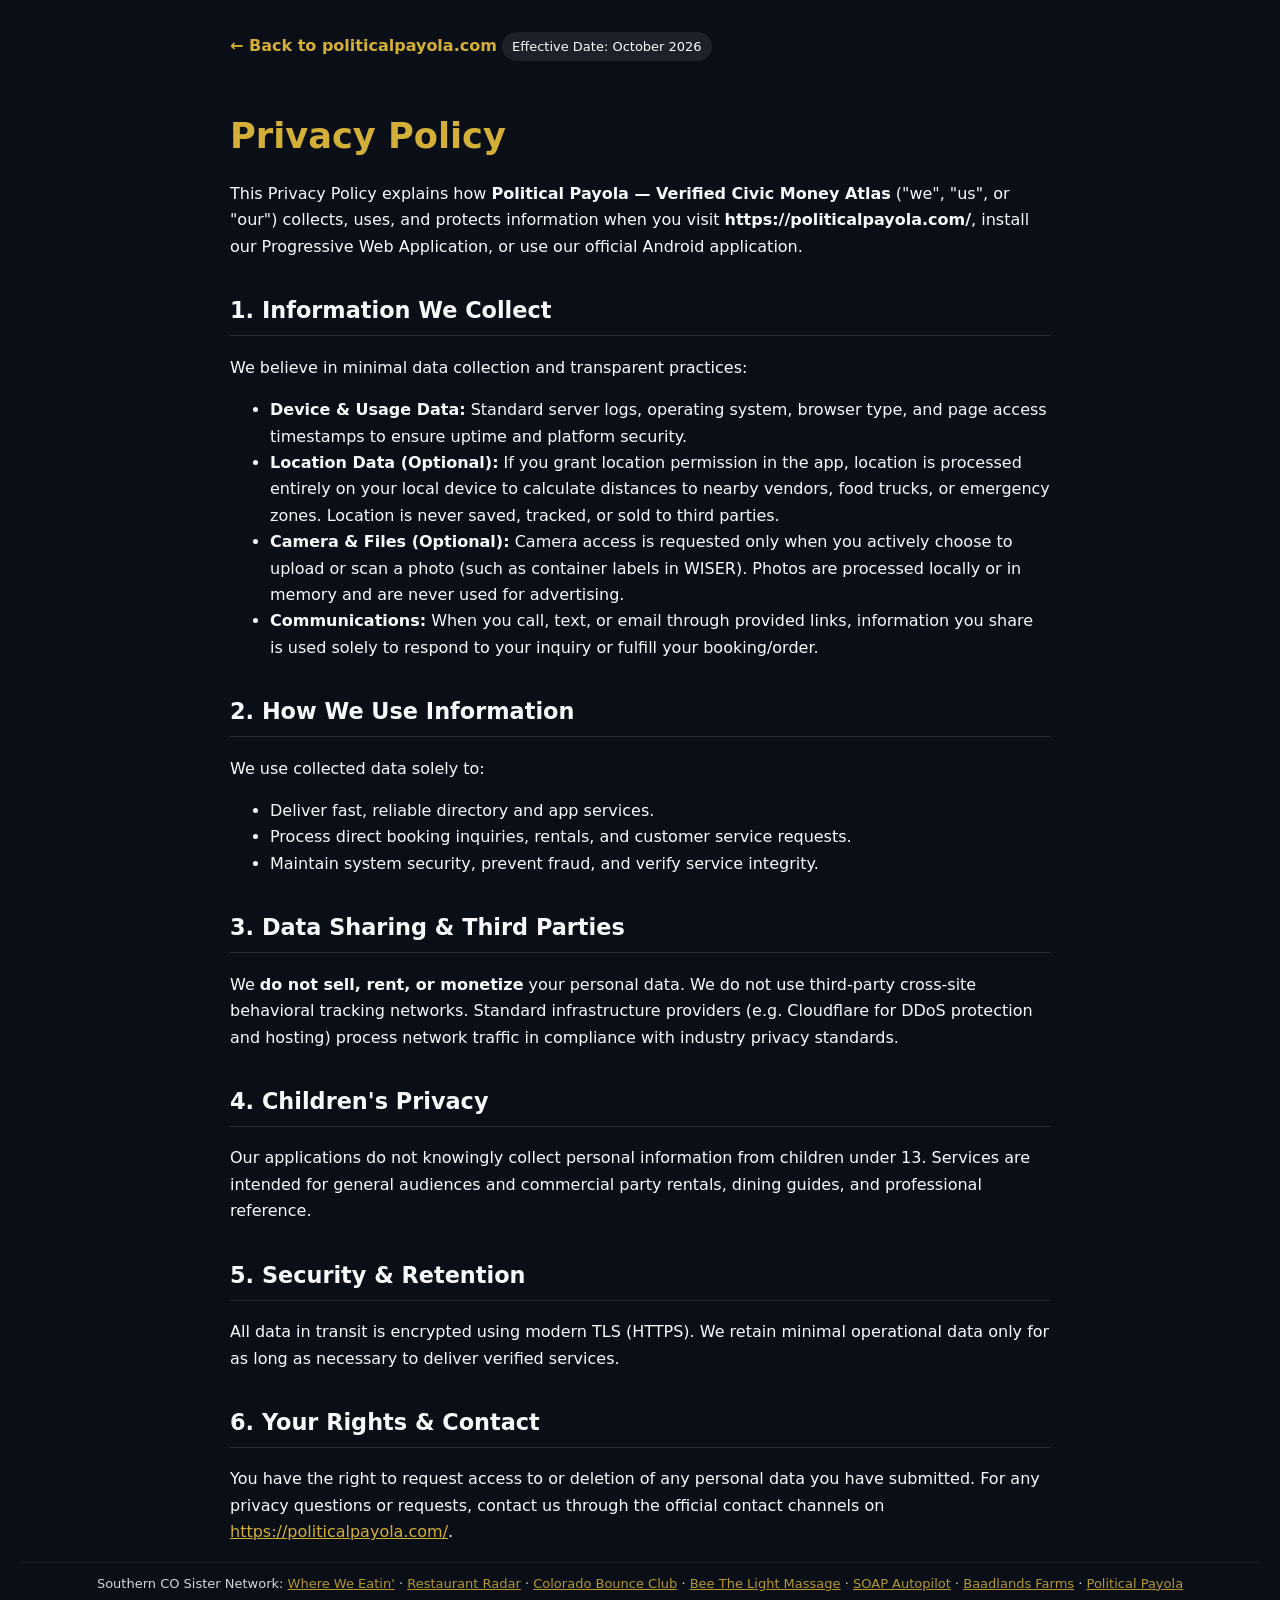
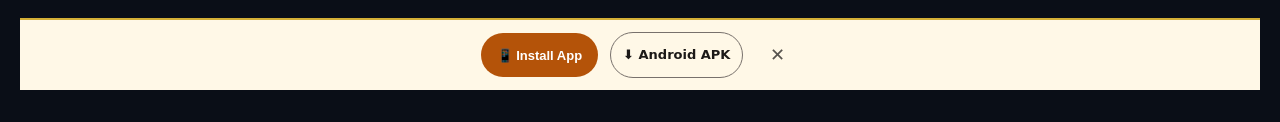
<file: privacy/index.html>
<!DOCTYPE html>
<html lang="en">
<head>
  <meta charset="UTF-8">
  <meta name="viewport" content="width=device-width, initial-scale=1.0">
  <title>Privacy Policy — Political Payola — Verified Civic Money Atlas</title>
  <meta name="theme-color" content="#d4af37">
  <link rel="manifest" href="/manifest.json">
  <link rel="apple-touch-icon" href="/assets/icons/apple-touch-icon.png">
  <style>
    body {
      background: #0a0e17;
      color: #f8fafc;
      font-family: system-ui, -apple-system, Segoe UI, Roboto, Helvetica, Arial, sans-serif;
      margin: 0;
      padding: 32px 20px;
      line-height: 1.65;
    }
    .wrap {
      max-width: 820px;
      margin: 0 auto;
    }
    a { color: #d4af37; }
    h1 { font-size: 2.2rem; margin-bottom: 8px; color: #d4af37; }
    h2 { font-size: 1.4rem; margin-top: 32px; border-bottom: 1px solid rgba(255,255,255,0.12); padding-bottom: 6px; }
    .back { display: inline-block; margin-bottom: 24px; text-decoration: none; font-weight: 600; }
    .pill { display: inline-block; padding: 4px 10px; border-radius: 999px; background: rgba(255,255,255,0.08); font-size: 13px; }
  </style>
</head>
<body>
  <div class="wrap">
    <a href="/" class="back">&larr; Back to politicalpayola.com</a>
    <div class="pill">Effective Date: October 2026</div>
    <h1>Privacy Policy</h1>
    <p>This Privacy Policy explains how <strong>Political Payola — Verified Civic Money Atlas</strong> ("we", "us", or "our") collects, uses, and protects information when you visit <strong>https://politicalpayola.com/</strong>, install our Progressive Web Application, or use our official Android application.</p>

    <h2>1. Information We Collect</h2>
    <p>We believe in minimal data collection and transparent practices:</p>
    <ul>
      <li><strong>Device & Usage Data:</strong> Standard server logs, operating system, browser type, and page access timestamps to ensure uptime and platform security.</li>
      <li><strong>Location Data (Optional):</strong> If you grant location permission in the app, location is processed entirely on your local device to calculate distances to nearby vendors, food trucks, or emergency zones. Location is never saved, tracked, or sold to third parties.</li>
      <li><strong>Camera & Files (Optional):</strong> Camera access is requested only when you actively choose to upload or scan a photo (such as container labels in WISER). Photos are processed locally or in memory and are never used for advertising.</li>
      <li><strong>Communications:</strong> When you call, text, or email through provided links, information you share is used solely to respond to your inquiry or fulfill your booking/order.</li>
    </ul>

    <h2>2. How We Use Information</h2>
    <p>We use collected data solely to:</p>
    <ul>
      <li>Deliver fast, reliable directory and app services.</li>
      <li>Process direct booking inquiries, rentals, and customer service requests.</li>
      <li>Maintain system security, prevent fraud, and verify service integrity.</li>
    </ul>

    <h2>3. Data Sharing & Third Parties</h2>
    <p>We <strong>do not sell, rent, or monetize</strong> your personal data. We do not use third-party cross-site behavioral tracking networks. Standard infrastructure providers (e.g. Cloudflare for DDoS protection and hosting) process network traffic in compliance with industry privacy standards.</p>

    <h2>4. Children's Privacy</h2>
    <p>Our applications do not knowingly collect personal information from children under 13. Services are intended for general audiences and commercial party rentals, dining guides, and professional reference.</p>

    <h2>5. Security & Retention</h2>
    <p>All data in transit is encrypted using modern TLS (HTTPS). We retain minimal operational data only for as long as necessary to deliver verified services.</p>

    <h2>6. Your Rights & Contact</h2>
    <p>You have the right to request access to or deletion of any personal data you have submitted. For any privacy questions or requests, contact us through the official contact channels on <a href="https://politicalpayola.com/">https://politicalpayola.com/</a>.</p>
  </div>
  <script src="/assets/mobile-app-install.js" defer></script>
<div class="footer-sister" style="margin-top:10px;padding-top:10px;border-top:1px solid rgba(128,128,128,0.2);font-size:13px;text-align:center;opacity:0.85;">Southern CO Sister Network: <a href="https://whereeatin.com/">Where We Eatin&#39;</a> &middot; <a href="https://restaurantradar.app/">Restaurant Radar</a> &middot; <a href="https://coloradobounceclub.com/">Colorado Bounce Club</a> &middot; <a href="https://beethelightmassage.com/">Bee The Light Massage</a> &middot; <a href="https://thesoapbook.com/">SOAP Autopilot</a> &middot; <a href="https://baadlandsfarms.com/">Baadlands Farms</a> &middot; <a href="https://politicalpayola.com/">Political Payola</a></div>
<script src="/assets/funnel-beacon.js" defer></script></body>
</html>
</file>
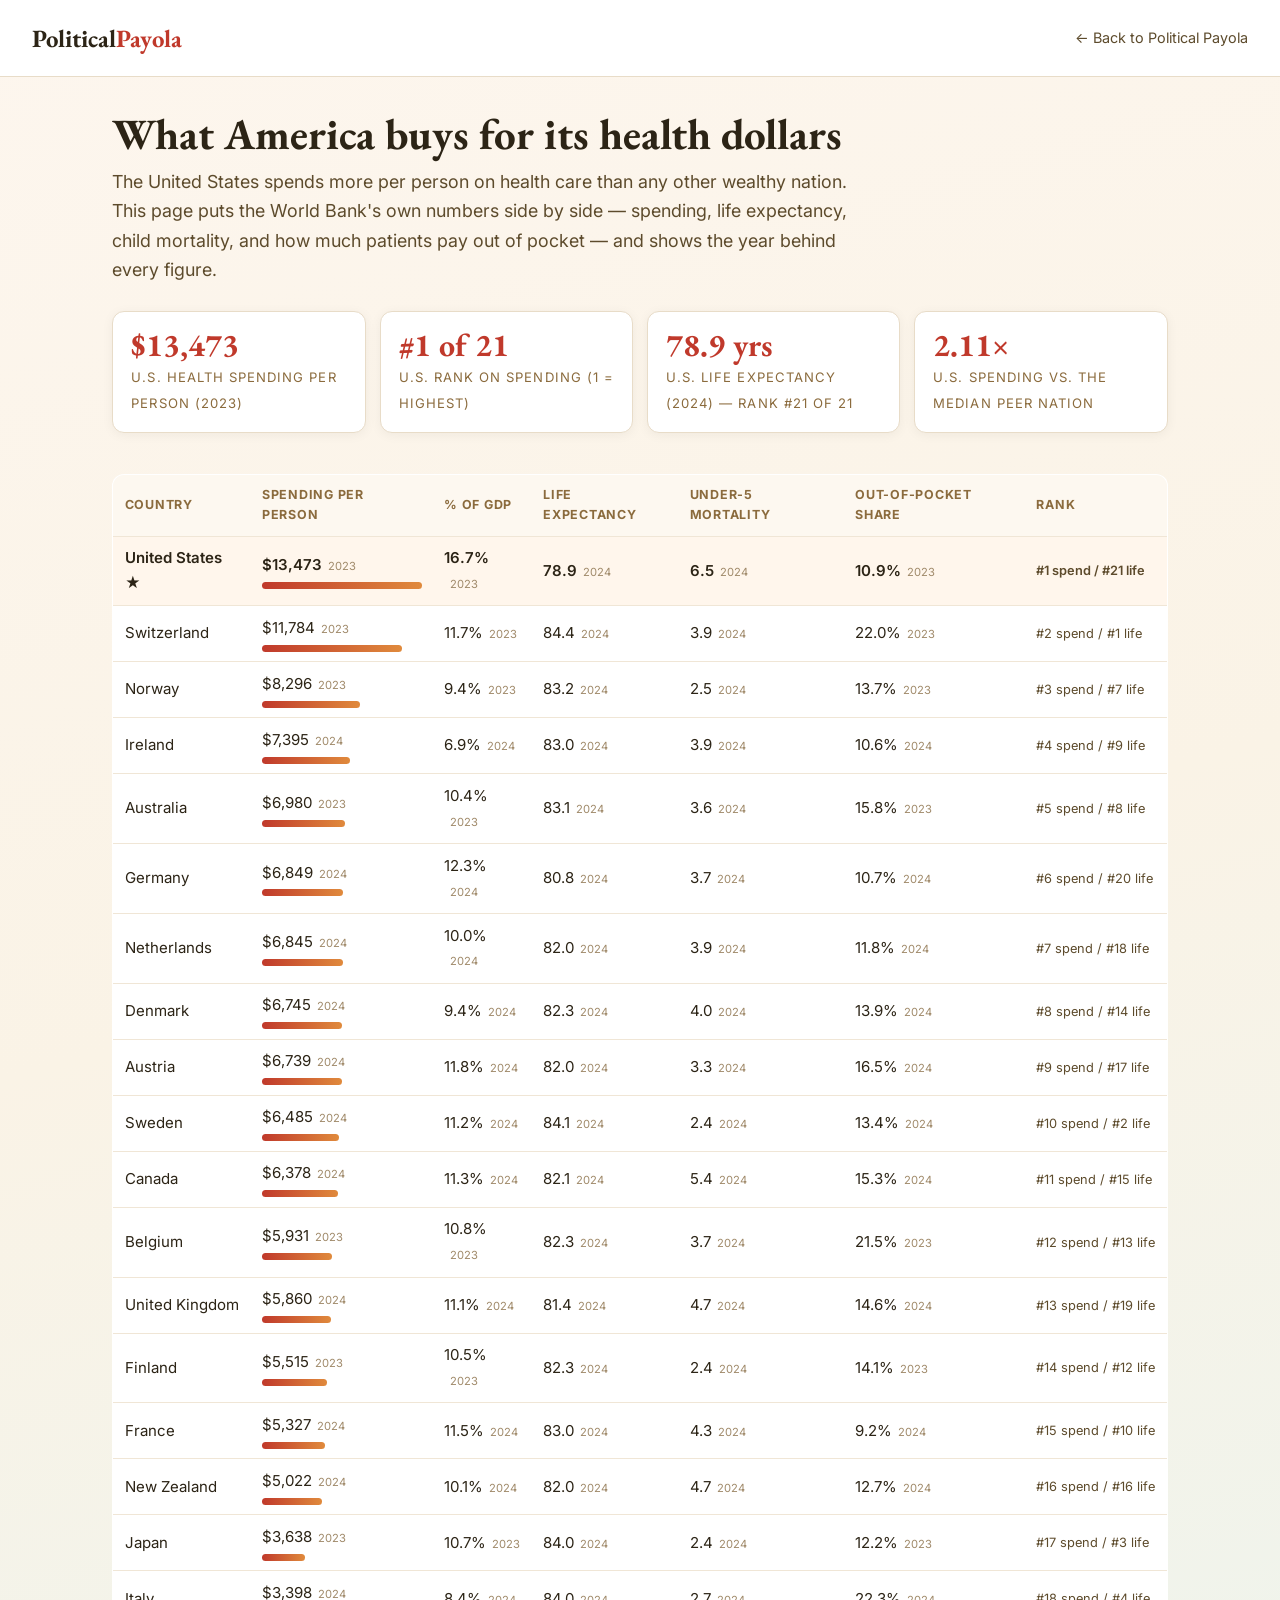
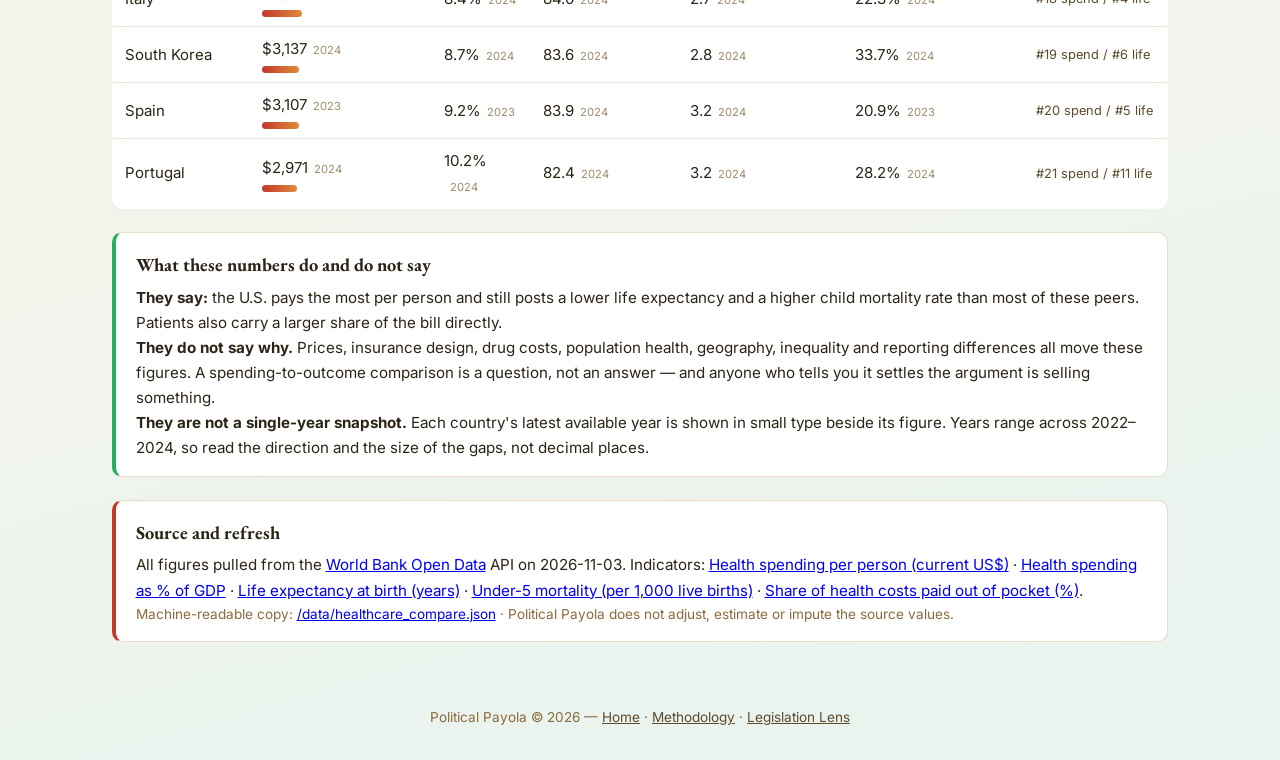
<file: healthcare_compare.html>
<!DOCTYPE html>
<html lang="en" dir="ltr">
<head>
<meta charset="UTF-8">
<meta name="viewport" content="width=device-width, initial-scale=1.0">
<title>What America buys for its health dollars — 21-nation comparison — Political Payola</title>
<meta name="description" content="The U.S. spends more per person on health care than any other rich nation. This page shows the World Bank numbers side by side — spending, life expectancy, child mortality, out-of-pocket cost — with each country's data year and a live source link.">
<link rel="preconnect" href="https://fonts.googleapis.com">
<link href="https://fonts.googleapis.com/css2?family=EB+Garamond:ital,wght@0,400;0,600;0,700&family=Inter:wght@400;500;600;700&display=swap" rel="stylesheet">
<style>
*{margin:0;padding:0;box-sizing:border-box}
body{font-family:'Inter',system-ui,sans-serif;background:linear-gradient(165deg,#fdf6ee,#faf3e6 40%,#e8f4f0);color:#2c2416;line-height:1.65}
header{background:#fff;border-bottom:1px solid #e8dcc8;padding:1.1rem 2rem;display:flex;justify-content:space-between;align-items:center;flex-wrap:wrap;gap:1rem}
.logo{font-family:'EB Garamond',serif;font-size:1.55rem;font-weight:700;text-decoration:none;color:#2c2416}
.logo span{color:#c0392b}
.back{color:#5d4b2c;text-decoration:none;font-size:.9rem}
main{max-width:1100px;margin:2rem auto;padding:0 1.4rem}
h1{font-family:'EB Garamond',serif;font-size:clamp(1.9rem,4vw,2.7rem);line-height:1.15;margin-bottom:.5rem}
.lede{font-size:1.12rem;color:#5d4b2c;max-width:70ch}
.headline{display:grid;grid-template-columns:repeat(auto-fit,minmax(210px,1fr));gap:14px;margin:1.6rem 0}
.hstat{background:#fff;border:1px solid #e8dcc8;border-radius:12px;padding:16px 18px;box-shadow:0 2px 12px rgba(0,0,0,.05)}
.hstat b{display:block;font-size:2rem;line-height:1.1;color:#c0392b;font-family:'EB Garamond',serif}
.hstat span{font-size:.82rem;text-transform:uppercase;letter-spacing:.08em;color:#8b6b3d}
table{width:100%;border-collapse:collapse;background:#fff;border:1px solid #e8dcc8;border-radius:12px;overflow:hidden;margin-top:1rem;font-size:.94rem}
th,td{padding:.6rem .7rem;text-align:left;border-bottom:1px solid #f0e6d6;vertical-align:middle}
th{background:#fdf8f0;font-size:.78rem;text-transform:uppercase;letter-spacing:.06em;color:#8b6b3d;cursor:pointer;user-select:none}
th:focus-visible{outline:3px solid #c0392b}
tr.us{background:#fff6ec;font-weight:600}
td.money{position:relative;min-width:150px}
.bar{height:7px;background:linear-gradient(90deg,#c0392b,#e08a3c);border-radius:4px;margin-top:4px}
.yr{display:inline-block;margin-left:6px;font-size:.7rem;color:#a08a6a;font-weight:400}
.rank{font-size:.8rem;color:#5d4b2c;white-space:nowrap}
.note{background:#fff;border:1px solid #e8dcc8;border-left:4px solid #27ae60;border-radius:10px;padding:1rem 1.2rem;margin:1.4rem 0;font-size:.95rem}
.note h3{font-family:'EB Garamond',serif;font-size:1.15rem;margin-bottom:.35rem}
footer{text-align:center;padding:2rem;color:#8b6b3d;font-size:.85rem}
footer a{color:#5d4b2c}
.wrap-scroll{overflow-x:auto}
@media print{header{position:static}table{font-size:.8rem}}
</style>
</head>
<body>
<header>
  <a class="logo" href="/">Political<span>Payola</span></a>
  <a class="back" href="/">← Back to Political Payola</a>
</header>
<main>
  <h1>What America buys for its health dollars</h1>
  <p class="lede">The United States spends more per person on health care than any other wealthy nation. This page puts the World Bank's own numbers side by side — spending, life expectancy, child mortality, and how much patients pay out of pocket — and shows the year behind every figure.</p>

  <div class="headline">
    <div class="hstat"><b>$13,473</b><span>U.S. health spending per person (2023)</span></div>
    <div class="hstat"><b>#1 of 21</b><span>U.S. rank on spending (1 = highest)</span></div>
    <div class="hstat"><b>78.9 yrs</b><span>U.S. life expectancy (2024) — rank #21 of 21</span></div>
    <div class="hstat"><b>2.11×</b><span>U.S. spending vs. the median peer nation</span></div>
  </div>

  <div class="wrap-scroll">
  <table id="tbl">
    <caption class="sr-only" style="position:absolute;left:-9999px">Health spending and outcomes for the United States and 20 peer nations</caption>
    <thead>
      <tr>
        <th scope="col" data-sort="name" tabindex="0">Country</th>
        <th scope="col" data-sort="spend" tabindex="0">Spending per person</th>
        <th scope="col" data-sort="gdp" tabindex="0">% of GDP</th>
        <th scope="col" data-sort="life" tabindex="0">Life expectancy</th>
        <th scope="col" data-sort="mort" tabindex="0">Under-5 mortality</th>
        <th scope="col" data-sort="oop" tabindex="0">Out-of-pocket share</th>
        <th scope="col">Rank</th>
      </tr>
    </thead>
    <tbody>
      <tr class="us" data-spend="13473.19335938" data-life="78.890243902439"><td class="cname">United States ★</td><td class="money">$13,473<span class="yr">2023</span><div class="bar" style="width:100.0%"></div></td><td>16.7%<span class="yr">2023</span></td><td>78.9<span class="yr">2024</span></td><td>6.5<span class="yr">2024</span></td><td>10.9%<span class="yr">2023</span></td><td class="rank">#1 spend / #21 life</td></tr><tr class="" data-spend="11783.66992188" data-life="84.4073170731707"><td class="cname">Switzerland</td><td class="money">$11,784<span class="yr">2023</span><div class="bar" style="width:87.5%"></div></td><td>11.7%<span class="yr">2023</span></td><td>84.4<span class="yr">2024</span></td><td>3.9<span class="yr">2024</span></td><td>22.0%<span class="yr">2023</span></td><td class="rank">#2 spend / #1 life</td></tr><tr class="" data-spend="8296.35546875" data-life="83.1609756097561"><td class="cname">Norway</td><td class="money">$8,296<span class="yr">2023</span><div class="bar" style="width:61.6%"></div></td><td>9.4%<span class="yr">2023</span></td><td>83.2<span class="yr">2024</span></td><td>2.5<span class="yr">2024</span></td><td>13.7%<span class="yr">2023</span></td><td class="rank">#3 spend / #7 life</td></tr><tr class="" data-spend="7394.85009766" data-life="83.009756097561"><td class="cname">Ireland</td><td class="money">$7,395<span class="yr">2024</span><div class="bar" style="width:54.9%"></div></td><td>6.9%<span class="yr">2024</span></td><td>83.0<span class="yr">2024</span></td><td>3.9<span class="yr">2024</span></td><td>10.6%<span class="yr">2024</span></td><td class="rank">#4 spend / #9 life</td></tr><tr class="" data-spend="6980.38525391" data-life="83.0512195121951"><td class="cname">Australia</td><td class="money">$6,980<span class="yr">2023</span><div class="bar" style="width:51.8%"></div></td><td>10.4%<span class="yr">2023</span></td><td>83.1<span class="yr">2024</span></td><td>3.6<span class="yr">2024</span></td><td>15.8%<span class="yr">2023</span></td><td class="rank">#5 spend / #8 life</td></tr><tr class="" data-spend="6849.26367188" data-life="80.7926829268293"><td class="cname">Germany</td><td class="money">$6,849<span class="yr">2024</span><div class="bar" style="width:50.8%"></div></td><td>12.3%<span class="yr">2024</span></td><td>80.8<span class="yr">2024</span></td><td>3.7<span class="yr">2024</span></td><td>10.7%<span class="yr">2024</span></td><td class="rank">#6 spend / #20 life</td></tr><tr class="" data-spend="6845.14208984" data-life="81.9658536585366"><td class="cname">Netherlands</td><td class="money">$6,845<span class="yr">2024</span><div class="bar" style="width:50.8%"></div></td><td>10.0%<span class="yr">2024</span></td><td>82.0<span class="yr">2024</span></td><td>3.9<span class="yr">2024</span></td><td>11.8%<span class="yr">2024</span></td><td class="rank">#7 spend / #18 life</td></tr><tr class="" data-spend="6745.06152344" data-life="82.2536585365854"><td class="cname">Denmark</td><td class="money">$6,745<span class="yr">2024</span><div class="bar" style="width:50.1%"></div></td><td>9.4%<span class="yr">2024</span></td><td>82.3<span class="yr">2024</span></td><td>4.0<span class="yr">2024</span></td><td>13.9%<span class="yr">2024</span></td><td class="rank">#8 spend / #14 life</td></tr><tr class="" data-spend="6739.30908203" data-life="81.9951219512195"><td class="cname">Austria</td><td class="money">$6,739<span class="yr">2024</span><div class="bar" style="width:50.0%"></div></td><td>11.8%<span class="yr">2024</span></td><td>82.0<span class="yr">2024</span></td><td>3.3<span class="yr">2024</span></td><td>16.5%<span class="yr">2024</span></td><td class="rank">#9 spend / #17 life</td></tr><tr class="" data-spend="6484.76464844" data-life="84.0634146341463"><td class="cname">Sweden</td><td class="money">$6,485<span class="yr">2024</span><div class="bar" style="width:48.1%"></div></td><td>11.2%<span class="yr">2024</span></td><td>84.1<span class="yr">2024</span></td><td>2.4<span class="yr">2024</span></td><td>13.4%<span class="yr">2024</span></td><td class="rank">#10 spend / #2 life</td></tr><tr class="" data-spend="6377.96875" data-life="82.1080487804878"><td class="cname">Canada</td><td class="money">$6,378<span class="yr">2024</span><div class="bar" style="width:47.3%"></div></td><td>11.3%<span class="yr">2024</span></td><td>82.1<span class="yr">2024</span></td><td>5.4<span class="yr">2024</span></td><td>15.3%<span class="yr">2024</span></td><td class="rank">#11 spend / #15 life</td></tr><tr class="" data-spend="5931.01464844" data-life="82.3"><td class="cname">Belgium</td><td class="money">$5,931<span class="yr">2023</span><div class="bar" style="width:44.0%"></div></td><td>10.8%<span class="yr">2023</span></td><td>82.3<span class="yr">2024</span></td><td>3.7<span class="yr">2024</span></td><td>21.5%<span class="yr">2023</span></td><td class="rank">#12 spend / #13 life</td></tr><tr class="" data-spend="5860.23925781" data-life="81.3868536585366"><td class="cname">United Kingdom</td><td class="money">$5,860<span class="yr">2024</span><div class="bar" style="width:43.5%"></div></td><td>11.1%<span class="yr">2024</span></td><td>81.4<span class="yr">2024</span></td><td>4.7<span class="yr">2024</span></td><td>14.6%<span class="yr">2024</span></td><td class="rank">#13 spend / #19 life</td></tr><tr class="" data-spend="5515.40478516" data-life="82.3365853658537"><td class="cname">Finland</td><td class="money">$5,515<span class="yr">2023</span><div class="bar" style="width:40.9%"></div></td><td>10.5%<span class="yr">2023</span></td><td>82.3<span class="yr">2024</span></td><td>2.4<span class="yr">2024</span></td><td>14.1%<span class="yr">2023</span></td><td class="rank">#14 spend / #12 life</td></tr><tr class="" data-spend="5327.43359375" data-life="82.9804878048781"><td class="cname">France</td><td class="money">$5,327<span class="yr">2024</span><div class="bar" style="width:39.5%"></div></td><td>11.5%<span class="yr">2024</span></td><td>83.0<span class="yr">2024</span></td><td>4.3<span class="yr">2024</span></td><td>9.2%<span class="yr">2024</span></td><td class="rank">#15 spend / #10 life</td></tr><tr class="" data-spend="5022.03271484" data-life="82.009756097561"><td class="cname">New Zealand</td><td class="money">$5,022<span class="yr">2024</span><div class="bar" style="width:37.3%"></div></td><td>10.1%<span class="yr">2024</span></td><td>82.0<span class="yr">2024</span></td><td>4.7<span class="yr">2024</span></td><td>12.7%<span class="yr">2024</span></td><td class="rank">#16 spend / #16 life</td></tr><tr class="" data-spend="3638.19287109" data-life="84.0363414634146"><td class="cname">Japan</td><td class="money">$3,638<span class="yr">2023</span><div class="bar" style="width:27.0%"></div></td><td>10.7%<span class="yr">2023</span></td><td>84.0<span class="yr">2024</span></td><td>2.4<span class="yr">2024</span></td><td>12.2%<span class="yr">2023</span></td><td class="rank">#17 spend / #3 life</td></tr><tr class="" data-spend="3397.68798828" data-life="83.9512195121951"><td class="cname">Italy</td><td class="money">$3,398<span class="yr">2024</span><div class="bar" style="width:25.2%"></div></td><td>8.4%<span class="yr">2024</span></td><td>84.0<span class="yr">2024</span></td><td>2.7<span class="yr">2024</span></td><td>22.3%<span class="yr">2024</span></td><td class="rank">#18 spend / #4 life</td></tr><tr class="" data-spend="3136.78564453" data-life="83.6292682926829"><td class="cname">South Korea</td><td class="money">$3,137<span class="yr">2024</span><div class="bar" style="width:23.3%"></div></td><td>8.7%<span class="yr">2024</span></td><td>83.6<span class="yr">2024</span></td><td>2.8<span class="yr">2024</span></td><td>33.7%<span class="yr">2024</span></td><td class="rank">#19 spend / #6 life</td></tr><tr class="" data-spend="3106.62011719" data-life="83.8878048780488"><td class="cname">Spain</td><td class="money">$3,107<span class="yr">2023</span><div class="bar" style="width:23.1%"></div></td><td>9.2%<span class="yr">2023</span></td><td>83.9<span class="yr">2024</span></td><td>3.2<span class="yr">2024</span></td><td>20.9%<span class="yr">2023</span></td><td class="rank">#20 spend / #5 life</td></tr><tr class="" data-spend="2971.03930664" data-life="82.3829268292683"><td class="cname">Portugal</td><td class="money">$2,971<span class="yr">2024</span><div class="bar" style="width:22.1%"></div></td><td>10.2%<span class="yr">2024</span></td><td>82.4<span class="yr">2024</span></td><td>3.2<span class="yr">2024</span></td><td>28.2%<span class="yr">2024</span></td><td class="rank">#21 spend / #11 life</td></tr>
    </tbody>
  </table>
  </div>

  <div class="note">
    <h3>What these numbers do and do not say</h3>
    <p><strong>They say:</strong> the U.S. pays the most per person and still posts a lower life expectancy and a higher child mortality rate than most of these peers. Patients also carry a larger share of the bill directly.</p>
    <p><strong>They do not say why.</strong> Prices, insurance design, drug costs, population health, geography, inequality and reporting differences all move these figures. A spending-to-outcome comparison is a question, not an answer — and anyone who tells you it settles the argument is selling something.</p>
    <p><strong>They are not a single-year snapshot.</strong> Each country's latest available year is shown in small type beside its figure. Years range across 2022–2024, so read the direction and the size of the gaps, not decimal places.</p>
  </div>

  <div class="note" style="border-left-color:#c0392b">
    <h3>Source and refresh</h3>
    <p>All figures pulled from the <a href="https://data.worldbank.org/">World Bank Open Data</a> API on 2026-11-03. Indicators:
    <a href="https://data.worldbank.org/indicator/SH.XPD.CHEX.PC.CD">Health spending per person (current US$)</a> · <a href="https://data.worldbank.org/indicator/SH.XPD.CHEX.GD.ZS">Health spending as % of GDP</a> · <a href="https://data.worldbank.org/indicator/SP.DYN.LE00.IN">Life expectancy at birth (years)</a> · <a href="https://data.worldbank.org/indicator/SH.DYN.MORT">Under-5 mortality (per 1,000 live births)</a> · <a href="https://data.worldbank.org/indicator/SH.XPD.OOPC.CH.ZS">Share of health costs paid out of pocket (%)</a>.</p>
    <p style="font-size:.85rem;color:#8b6b3d">Machine-readable copy: <a href="/data/healthcare_compare.json">/data/healthcare_compare.json</a> · Political Payola does not adjust, estimate or impute the source values.</p>
  </div>
</main>
<footer>
  Political Payola &copy; 2026 &mdash; <a href="/">Home</a> &middot; <a href="/METHODOLOGY.md">Methodology</a> &middot; <a href="/legislation_lens.html">Legislation Lens</a>
</footer>
<script>
(function(){
  var tbl=document.getElementById('tbl'), tb=tbl.tBodies[0];
  var dir={};
  function val(tr,key){
    if(key==='name') return tr.cells[0].textContent.trim().toLowerCase();
    var map={spend:1,gdp:2,life:3,mort:4,oop:5};
    var raw=tr.cells[map[key]].textContent.replace(/[^0-9.]/g,'');
    return parseFloat(raw)||0;
  }
  Array.prototype.forEach.call(tbl.tHead.rows[0].cells,function(th){
    if(!th.dataset.sort) return;
    function go(){
      var key=th.dataset.sort; dir[key]=!dir[key];
      var rows=Array.prototype.slice.call(tb.rows);
      rows.sort(function(a,b){
        var x=val(a,key),y=val(b,key);
        if(key==='name') return dir[key]? (x<y?1:-1) : (x>y?1:-1);
        return dir[key]? y-x : x-y;
      });
      rows.forEach(function(r){tb.appendChild(r);});
      th.setAttribute('aria-sort',dir[key]?'descending':'ascending');
    }
    th.addEventListener('click',go);
    th.addEventListener('keydown',function(e){if(e.key==='Enter'||e.key===' '){e.preventDefault();go();}});
  });
})();
</script>
</body>
</html>
</file>
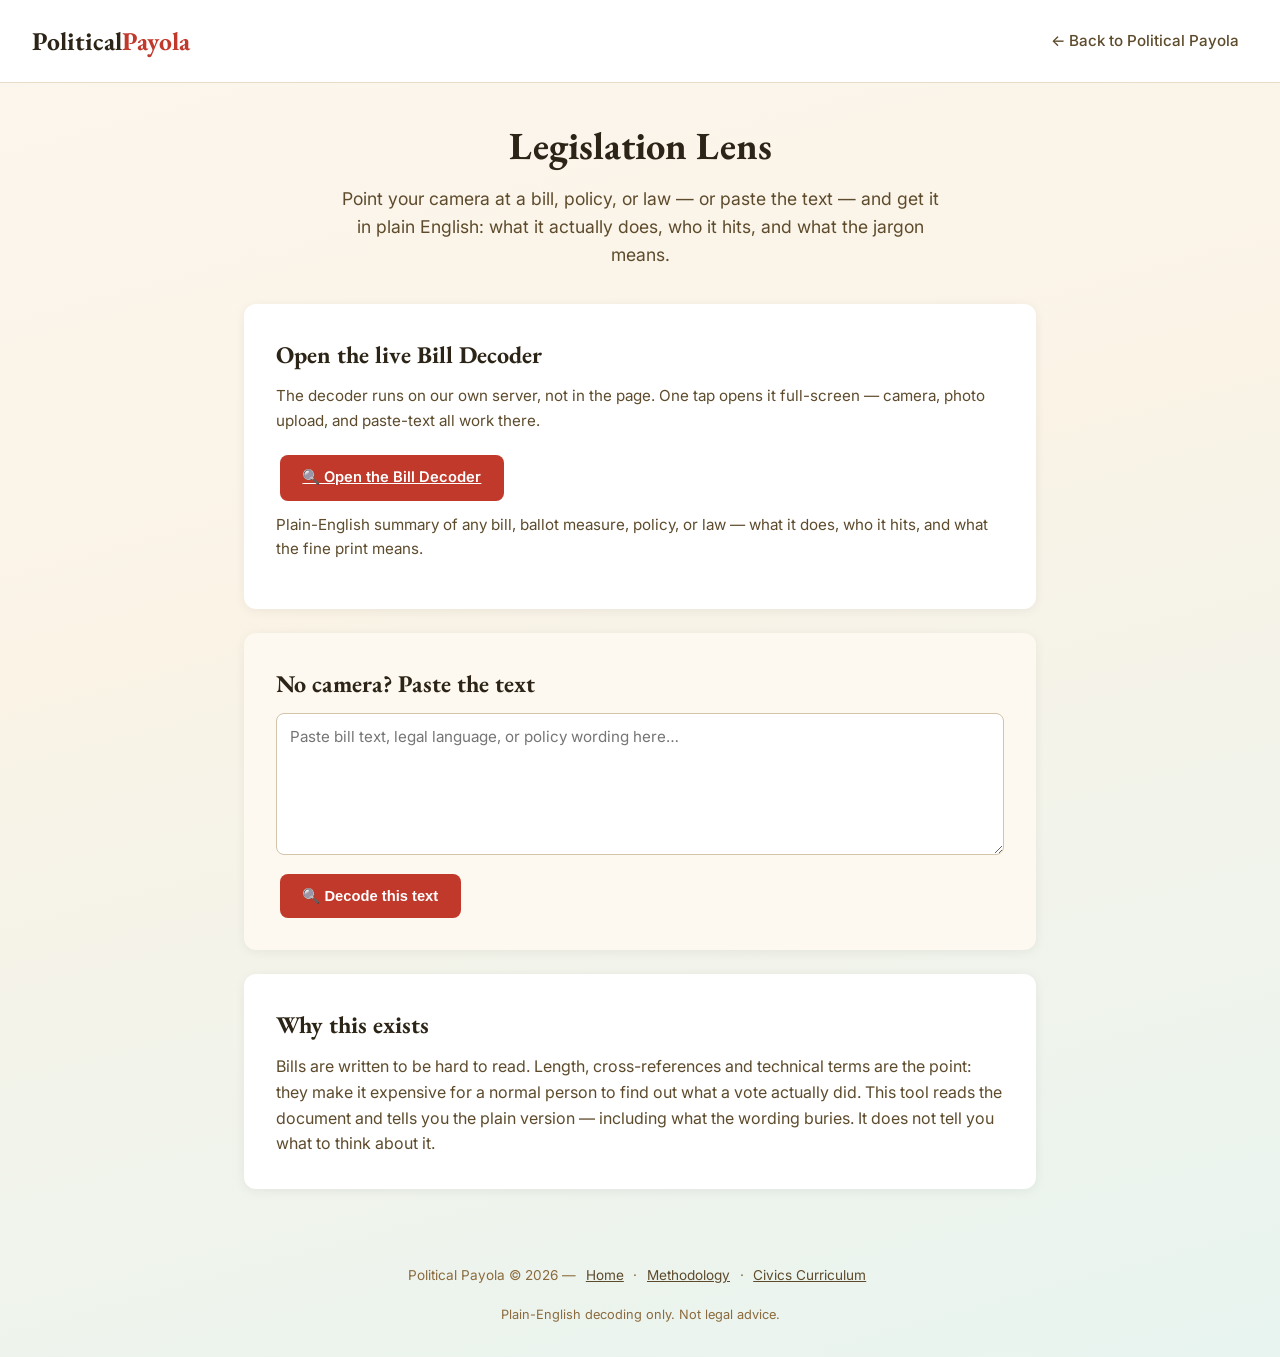
<file: legislation_lens.html>
<!DOCTYPE html>
<html lang="en" dir="ltr">
<head>
<meta charset="UTF-8">
<meta name="viewport" content="width=device-width, initial-scale=1.0">
<title>Legislation Lens — Decode Any Bill in Plain English — Political Payola</title>
<meta name="description" content="Point your camera at any bill, policy, or law and get a direct plain-English breakdown: what it actually does, who it affects, and the jargon decoded.">
<link rel="canonical" href="https://app.thesoapbook.com/t/lens">
<meta property="og:type" content="website">
<meta property="og:site_name" content="Political Payola">
<meta property="og:title" content="Legislation Lens — Decode Any Bill in Plain English">
<meta property="og:description" content="Point your camera at any bill, policy, or law and get a plain-English breakdown: what it does, who it affects, and the jargon decoded.">
<meta property="og:url" content="https://app.thesoapbook.com/t/lens">
<meta property="og:image" content="https://politicalpayola.com/assets/congress_photo_comparison.png">
<meta name="twitter:card" content="summary_large_image">
<meta name="twitter:title" content="Legislation Lens — Decode Any Bill in Plain English">
<meta name="twitter:description" content="Photograph a bill, get a plain-English breakdown of what it does and who it affects.">
<meta name="twitter:image" content="https://politicalpayola.com/assets/congress_photo_comparison.png">
<link rel="apple-touch-icon" href="assets/icons/apple-touch-icon.png">
<link rel="preconnect" href="https://fonts.googleapis.com">
<link href="https://fonts.googleapis.com/css2?family=EB+Garamond:ital,wght@0,400;0,600;0,700;1,400&family=Inter:wght@400;500;600;700&display=swap" rel="stylesheet">
<style>
*{margin:0;padding:0;box-sizing:border-box}
body{font-family:'Inter',system-ui,sans-serif;background:linear-gradient(165deg,#fdf6ee 0%,#faf3e6 40%,#e8f4f0 100%);color:#2c2416;min-height:100vh;line-height:1.6}
header{background:#fff;border-bottom:1px solid #e8dcc8;padding:1.2rem 2rem;display:flex;align-items:center;justify-content:space-between;flex-wrap:wrap;gap:1rem}
.logo{display:inline-flex;align-items:center;min-height:44px;font-family:'EB Garamond',serif;font-size:1.6rem;font-weight:700;color:#2c2416;text-decoration:none}
.logo span{color:#c0392b}
.back-link{display:inline-flex;align-items:center;min-height:44px;padding:0 .55rem;color:#5d4b2c;text-decoration:none;font-size:.95rem;font-weight:500}
.back-link:hover{text-decoration:underline}
main{max-width:840px;margin:2rem auto;padding:0 1.5rem}
.hero{text-align:center;margin-bottom:2.2rem}
.hero h1{font-family:'EB Garamond',serif;font-size:2.4rem;font-weight:700;margin-bottom:.5rem}
.hero p{font-size:1.1rem;color:#5d4b2c;max-width:600px;margin:0 auto}
.card{background:#fff;border-radius:12px;box-shadow:0 2px 12px rgba(0,0,0,.06);padding:2rem;margin-bottom:1.5rem}
.card h2{font-family:'EB Garamond',serif;font-size:1.5rem;margin-bottom:.6rem}
.hint{color:#5d4b2c;font-size:.95rem;margin-bottom:1rem}
.upload-zone{border:2px dashed #a9762f;border-radius:10px;padding:2rem;text-align:center;cursor:pointer;transition:border-color .2s,background .2s}
.upload-zone:hover,.upload-zone.dragover{border-color:#c0392b;background:#fdf8f0}
.upload-zone .icon{font-size:2.6rem;margin-bottom:.5rem}
.btn{display:inline-flex;align-items:center;justify-content:center;min-height:44px;margin:.35rem .25rem 0;padding:.7rem 1.4rem;border:0;border-radius:8px;font-weight:600;font-size:.92rem;cursor:pointer;transition:.2s}
.btn-primary{background:#c0392b;color:#fff}
.btn-primary:hover{background:#a93226}
.btn-camera{background:#c0392b;color:#fff}
.btn-camera:hover{background:#a93226}
.btn-secondary{background:transparent;border:1.5px solid #c0392b;color:#c0392b}
.btn-secondary:hover{background:#c0392b;color:#fff}
.btn-ghost{background:#f0e8d8;border:1px solid #d4c4a8;color:#2c2416}
.btn-ghost:hover{background:#e8dcc8}
.btn:disabled{opacity:.55;cursor:not-allowed}
.cam-wrap{margin-top:1rem;display:none}
.cam-wrap.on{display:block}
video{width:100%;max-height:420px;border-radius:10px;border:1px solid #e8dcc8;background:#111}
.cam-note{font-size:.85rem;color:#8b6b3d;margin-top:.5rem}
.preview{margin-top:1rem;text-align:center;display:none}
.preview.on{display:block}
.preview img{max-width:100%;max-height:340px;border-radius:8px;border:1px solid #e8dcc8}
.loading{padding:1.5rem;text-align:center;display:none}
.loading.on{display:block}
.spinner{display:inline-block;width:38px;height:38px;border:3px solid #e8dcc8;border-top-color:#c0392b;border-radius:50%;animation:spin .8s linear infinite}
@keyframes spin{to{transform:rotate(360deg)}}
.result{margin-top:1.2rem;padding:1.4rem;background:#fdf8f0;border-radius:10px;border-left:4px solid #c0392b;display:none}
.result.on{display:block}
.result h3{font-family:'EB Garamond',serif;font-size:1.35rem;margin-bottom:.7rem}
.label{font-weight:700;color:#8b6b3d;font-size:.8rem;text-transform:uppercase;letter-spacing:.06em;margin:1rem 0 .4rem}
.plain{font-size:1.05rem;line-height:1.75}
.impact{font-size:1rem;line-height:1.7;padding:1rem;background:#fff;border-radius:8px;border:1px solid #e8dcc8}
.grade-badge{display:inline-block;padding:.25rem .8rem;background:#27ae60;color:#fff;border-radius:20px;font-size:.8rem;font-weight:600}
.err{padding:.9rem 1rem;background:#fdecea;border:1px solid #f5c6bc;border-radius:8px;color:#a93226;font-size:.95rem;margin-top:1rem;display:none}
.err.on{display:block}
textarea{width:100%;padding:.8rem;border:1px solid #d4c4a8;border-radius:8px;font-family:inherit;font-size:.95rem;resize:vertical}
ul.decoded{padding-left:1.2rem;list-style:disc;margin:0}
ul.decoded li{margin-bottom:.45rem}
footer{text-align:center;padding:2rem;color:#8b6b3d;font-size:.85rem}
footer a{display:inline-block;min-height:44px;line-height:44px;padding:0 .35rem;color:#5d4b2c}
.sr-only{position:absolute;width:1px;height:1px;overflow:hidden;clip:rect(0 0 0 0);white-space:nowrap}
@media(max-width:640px){
  header{padding:.85rem 1rem}
  main{margin:1rem auto;padding:0 1rem}
  .hero{margin-bottom:1.1rem}
  .hero h1{font-size:1.95rem}
  .hero p{font-size:.95rem}
  .card{padding:1.25rem}
  .upload-zone{padding:1.1rem .9rem}
  .upload-zone .icon{font-size:2rem;margin-bottom:.25rem}
  .btn{margin:.25rem 0 0;width:100%}
}
.status{font-size:.85rem;color:#1f8b4c;font-weight:600;margin-top:.5rem;min-height:1.2em}
</style>
</head>
<body>
<a class="sr-only" href="#lensMain">Skip to the decoder</a>
<header>
  <a class="logo" href="/">Political<span>Payola</span></a>
  <a href="/" class="back-link">← Back to Political Payola</a>
</header>

<main id="lensMain">
  <div class="hero">
    <h1>Legislation Lens</h1>
    <p>Point your camera at a bill, policy, or law — or paste the text — and get it in plain English: what it actually does, who it hits, and what the jargon means.</p>
  </div>

  <div class="card" id="lensLive" style="display:none">
    <h2>Open the live Bill Decoder</h2>
    <p class="hint">The decoder runs on our own server, not in the page. One tap opens it full-screen — camera, photo upload, and paste-text all work there.</p>
    <p><a class="btn btn-primary" id="lensLiveLink" href="https://app.thesoapbook.com/t/lens">🔍 Open the Bill Decoder</a></p>
    <p class="hint" style="margin-top:.75rem">Plain-English summary of any bill, ballot measure, policy, or law — what it does, who it hits, and what the fine print means.</p>
  </div>

  <div class="card" id="lensTool">
    <h2>Decode a document</h2>
    <p class="hint">Works on phone or desktop. Nothing is stored on our side; the page sends the image or text to the decoder and shows the answer.</p>
    <div class="upload-zone" id="uploadZone" role="button" tabindex="0" aria-label="Choose a photo of a document">
      <div class="icon" aria-hidden="true">📄</div>
      <p>Drag a photo here, paste from clipboard, or</p>
      <label class="btn btn-secondary" for="fileInput">Browse files</label>
      <input type="file" id="fileInput" accept="image/*" class="sr-only">
      <button type="button" class="btn btn-camera" id="cameraBtn">📷 Open camera</button>
      <input type="file" id="cameraInput" accept="image/*" capture="environment" class="sr-only">
    </div>
    <div class="cam-wrap" id="camWrap">
      <video id="cam" playsinline muted aria-label="Camera preview"></video>
      <div>
        <button type="button" class="btn btn-primary" id="shootBtn">📸 Capture page</button>
        <button type="button" class="btn btn-ghost" id="stopCamBtn">Stop camera</button>
      </div>
      <p class="cam-note" id="camNote">Fill the frame with the text, hold steady, then capture.</p>
    </div>
    <div class="preview" id="preview">
      <img id="previewImg" alt="Captured document preview">
      <div>
        <button type="button" class="btn btn-primary" id="analyzeBtn">🔍 Decode this document</button>
        <button type="button" class="btn btn-ghost" id="retakeBtn">Retake</button>
      </div>
    </div>
    <div class="status" id="camStatus" aria-live="polite"></div>
    <div class="err" id="errBox" role="alert"></div>
  </div>

  <div class="card" id="loadingCard" style="display:none">
    <div class="loading on" id="loadingInner">
      <div class="spinner" aria-hidden="true"></div>
      <p style="margin-top:1rem;color:#5d4b2c">Reading the document and translating it…</p>
    </div>
  </div>

  <div class="card" id="resultCard" style="display:none">
    <h2 id="resultTitle">What this document means</h2>
    <div class="result on" id="result">
      <div class="grade-badge" id="gradeBadge">Plain English</div>
      <div class="label">Bottom line</div>
      <div class="plain" id="bottomLine"></div>
      <div class="label">In plain English</div>
      <div class="plain" id="plainExplanation"></div>
      <div class="label">How it affects you</div>
      <div class="impact" id="impactExplanation"></div>
      <div class="label">Key terms decoded</div>
      <div id="termsDecoded"></div>
      <div class="label">The fine print this hides</div>
      <div class="impact" id="hiddenCatch"></div>
    </div>
    <button type="button" class="btn btn-ghost" id="newDocBtn" style="margin-top:1rem">📄 Decode another</button>
  </div>

  <div class="card" style="background:#fdf8f0">
    <h2>No camera? Paste the text</h2>
    <label class="sr-only" for="sampleText">Bill or policy text</label>
    <textarea id="sampleText" rows="6" placeholder="Paste bill text, legal language, or policy wording here…"></textarea>
    <button type="button" class="btn btn-primary" id="analyzeTextBtn" style="margin-top:.75rem">🔍 Decode this text</button>
  </div>

  <div class="card">
    <h2>Why this exists</h2>
    <p style="color:#5d4b2c">Bills are written to be hard to read. Length, cross-references and technical terms are the point: they make it expensive for a normal person to find out what a vote actually did. This tool reads the document and tells you the plain version — including what the wording buries. It does not tell you what to think about it.</p>
  </div>
</main>

<footer>
  Political Payola &copy; 2026 &mdash; <a href="/">Home</a> &middot; <a href="/METHODOLOGY.md">Methodology</a> &middot; <a href="/CIVICS_CURRICULUM_KIT.md">Civics Curriculum</a>
  <p style="margin-top:.5rem;font-size:.8rem">Plain-English decoding only. Not legal advice.</p>
</footer>

<script>
(function () {
  "use strict";
  // Same-origin Pages Function proxy in production (Cloudflare strips ACAO from the
    // upstream hostname, so a direct cross-origin fetch is blocked by the browser).
    // Local dev talks straight to the lens server.
    var HOST = location.hostname;
    var LOCAL = (HOST === '127.0.0.1' || HOST === 'localhost' || HOST === '');
    // Production uses the RELATIVE path on purpose. It is same-origin only when this page
    // is served from the machine that runs the decoder (app.thesoapbook.com -> funnel
    // collector). On GitHub Pages the relative path 405s AND a cross-origin call to
    // app.thesoapbook.com is blocked by CORS (Cloudflare strips Access-Control-Allow-Origin
    // from that hostname, verified), so the UI below hands off to the live decoder instead
    // of rendering controls that cannot answer. Do not "fix" this by hardcoding the host.
    var ENDPOINT = LOCAL ? 'http://127.0.0.1:5599/api/legislation-lens'
                         : '/t/bill-decode';
    var LIVE_DECODER = 'https://app.thesoapbook.com/t/lens';
    // The decoder answers only when the page is same-origin with it.
    var CAN_DECODE = LOCAL || HOST === 'app.thesoapbook.com';

  var $ = function (id) { return document.getElementById(id); };

  // GitHub Pages cannot reach the decoder (the relative path 405s; a cross-origin call is
  // CORS-blocked). Show the honest handoff instead of a decode form that can never answer.
  if (!CAN_DECODE) {
    var livePanel = $('lensLive'), toolPanel = $('lensTool');
    if (livePanel) {
      livePanel.style.display = '';
      var liveLink = $('lensLiveLink');
      if (liveLink) { liveLink.href = LIVE_DECODER; }
    }
    if (toolPanel) { toolPanel.style.display = 'none'; }
  }
  var uploadZone = $('uploadZone'), fileInput = $('fileInput'), cameraInput = $('cameraInput');
  var camWrap = $('camWrap'), cam = $('cam'), camStatus = $('camStatus');
  var preview = $('preview'), previewImg = $('previewImg');
  var loadingCard = $('loadingCard'), resultCard = $('resultCard');
  var errBox = $('errBox');
  var stream = null, currentImageData = null;

  function showErr(msg) {
    errBox.textContent = msg;
    errBox.classList.add('on');
  }
  function clearErr() { errBox.classList.remove('on'); errBox.textContent = ''; }

  function showLoading(on) {
    loadingCard.style.display = on ? '' : 'none';
    if (on) { resultCard.style.display = 'none'; clearErr(); }
  }

  function stopCamera() {
    if (stream) { stream.getTracks().forEach(function (t) { t.stop(); }); stream = null; }
    camWrap.classList.remove('on');
    camStatus.textContent = '';
  }

  // --- file selection ------------------------------------------------------
  function handleFile(file) {
    if (!file || !String(file.type).startsWith('image/')) { showErr('That file is not an image.'); return; }
    if (file.size > 12 * 1024 * 1024) { showErr('That image is over 12 MB. Try a smaller photo.'); return; }
    clearErr();
    var reader = new FileReader();
    reader.onload = function (e) {
      currentImageData = e.target.result;
      previewImg.src = currentImageData;
      preview.classList.add('on');
      uploadZone.style.display = 'none';
      stopCamera();
      camStatus.textContent = 'Image ready. Tap "Decode this document".';
    };
    reader.onerror = function () { showErr('Could not read that file.'); };
    reader.readAsDataURL(file);
  }

  uploadZone.addEventListener('click', function (e) {
    if (e.target.tagName === 'BUTTON' || e.target.tagName === 'LABEL') return;
    fileInput.click();
  });
  uploadZone.addEventListener('keydown', function (e) {
    if (e.key === 'Enter' || e.key === ' ') { e.preventDefault(); fileInput.click(); }
  });
  uploadZone.addEventListener('dragover', function (e) { e.preventDefault(); uploadZone.classList.add('dragover'); });
  uploadZone.addEventListener('dragleave', function () { uploadZone.classList.remove('dragover'); });
  uploadZone.addEventListener('drop', function (e) {
    e.preventDefault(); uploadZone.classList.remove('dragover');
    if (e.dataTransfer.files && e.dataTransfer.files[0]) handleFile(e.dataTransfer.files[0]);
  });
  fileInput.addEventListener('change', function () { if (fileInput.files[0]) handleFile(fileInput.files[0]); });
  cameraInput.addEventListener('change', function () { if (cameraInput.files[0]) handleFile(cameraInput.files[0]); });

  // --- live camera ---------------------------------------------------------
  $('cameraBtn').addEventListener('click', async function () {
    clearErr();
    if (!navigator.mediaDevices || !navigator.mediaDevices.getUserMedia) {
      // No getUserMedia (old browser or insecure origin): use the native capture input.
      camStatus.textContent = 'This browser cannot open the camera here, so we are using your phone camera app.';
      cameraInput.click();
      return;
    }
    try {
      camStatus.textContent = 'Requesting camera permission…';
      stream = await navigator.mediaDevices.getUserMedia({
        video: { facingMode: { ideal: 'environment' }, width: { ideal: 1920 }, height: { ideal: 1080 } },
        audio: false
      });
      cam.srcObject = stream;
      await cam.play();
      camWrap.classList.add('on');
      uploadZone.style.display = 'none';
      camStatus.textContent = 'Camera on. Frame the page and capture.';
    } catch (err) {
      camStatus.textContent = '';
      showErr('Camera blocked or unavailable (' + err.name + '). You can still upload a photo or paste text below.');
      cameraInput.click();
    }
  });

  $('shootBtn').addEventListener('click', function () {
    if (!cam.videoWidth) { showErr('Camera is still starting — wait a second and capture again.'); return; }
    var w = cam.videoWidth, h = cam.videoHeight;
    var canvas = document.createElement('canvas');
    canvas.width = w; canvas.height = h;
    canvas.getContext('2d').drawImage(cam, 0, 0, w, h);
    // JPEG at 0.9 keeps document text legible while staying well under the size cap.
    currentImageData = canvas.toDataURL('image/jpeg', 0.9);
    previewImg.src = currentImageData;
    preview.classList.add('on');
    stopCamera();
    camStatus.textContent = 'Captured ' + w + '×' + h + '. Tap "Decode this document".';
  });
  $('stopCamBtn').addEventListener('click', function () {
    stopCamera(); uploadZone.style.display = '';
  });
  $('retakeBtn').addEventListener('click', function () {
    currentImageData = null; preview.classList.remove('on'); uploadZone.style.display = '';
  });
  $('newDocBtn').addEventListener('click', function () {
    currentImageData = null; preview.classList.remove('on');
    previewImg.removeAttribute('src');
    resultCard.style.display = 'none'; loadingCard.style.display = 'none';
    uploadZone.style.display = ''; clearErr(); camStatus.textContent = '';
    sampleText.value = ''; fileInput.value = ''; cameraInput.value = '';
  });
  document.addEventListener('paste', function (e) {
    var items = e.clipboardData && e.clipboardData.items;
    if (!items) return;
    for (var i = 0; i < items.length; i++) {
      if (items[i].type && items[i].type.indexOf('image/') === 0) { handleFile(items[i].getAsFile()); break; }
    }
  });

  // --- render (textContent only: model output is never injected as HTML) ---
  function setText(id, value) {
    var el = $(id);
    if (typeof value === 'string' && value.trim()) { el.textContent = value; el.style.display = ''; }
    else { el.textContent = ''; el.style.display = 'none'; }
  }

  function renderTerms(terms) {
    var box = $('termsDecoded');
    box.textContent = '';
    if (!terms) { box.textContent = 'No key terms identified.'; return; }
    if (Array.isArray(terms) && terms.length) {
      var ul = document.createElement('ul'); ul.className = 'decoded';
      terms.forEach(function (t) {
        var li = document.createElement('li');
        if (t && typeof t === 'object') {
          var strong = document.createElement('strong');
          strong.textContent = (t.term || t.name || '') + (t.term || t.name ? ': ' : '');
          li.appendChild(strong);
          li.appendChild(document.createTextNode(t.meaning || t.definition || t.plain || ''));
        } else {
          li.textContent = String(t);
        }
        ul.appendChild(li);
      });
      box.appendChild(ul);
    } else if (typeof terms === 'object') {
      var ul2 = document.createElement('ul'); ul2.className = 'decoded';
      Object.keys(terms).forEach(function (k) {
        var li = document.createElement('li');
        var s = document.createElement('strong'); s.textContent = k + ': ';
        li.appendChild(s); li.appendChild(document.createTextNode(String(terms[k])));
        ul2.appendChild(li);
      });
      box.appendChild(ul2);
    } else {
      box.textContent = String(terms);
    }
  }

  function showResult(payload) {
    // The public endpoint wraps the answer in {ok, result}; older/local returns it flat.
    var d = (payload && payload.result && typeof payload.result === 'object') ? payload.result : payload || {};
    showLoading(false);
    resultCard.style.display = '';
    setText('resultTitle', d.bill_title ? d.bill_title : 'What this document means');
    setText('bottomLine', d.one_sentence_bottom_line || d.bottom_line || '');
    setText('plainExplanation', d.plain_language_summary || d.plain_english || '');
    setText('impactExplanation', d.how_it_affects_you || d.impact || '');
    setText('hiddenCatch', d.hidden_catch || d.what_it_hides || d.catch || '');
    renderTerms(d.terms_decoded || d.key_terms);
    var g = d.reading_clarity || d.reading_level || 'Plain language';
    $('gradeBadge').textContent = String(g);
    resultCard.scrollIntoView({ behavior: 'smooth', block: 'start' });
  }

  async function callDecoder(body) {
    var controller = new AbortController();
    var timer = setTimeout(function () { controller.abort(); }, 90000);
    try {
      var resp = await fetch(ENDPOINT, {
        method: 'POST',
        headers: { 'Content-Type': 'application/json' },
        body: JSON.stringify(body),
        signal: controller.signal
      });
      if (!resp.ok) {
        var detail = '';
        try { var j = await resp.json(); detail = j.error || j.message || ''; } catch (_) {}
        throw new Error('Decoder returned ' + resp.status + (detail ? ': ' + detail : ''));
      }
      return await resp.json();
    } finally { clearTimeout(timer); }
  }

  async function analyzeImage() {
    if (!currentImageData) { showErr('Add a photo first.'); return; }
    showLoading(true);
    try { showResult(await callDecoder({ image_data: currentImageData })); }
    catch (err) {
      showLoading(false);
      showErr(err.name === 'AbortError'
        ? 'The decoder took longer than 90 seconds. Try a smaller photo or paste the text instead.'
        : 'Decode failed: ' + err.message);
    }
  }

  async function analyzeText() {
    var text = sampleText.value.trim();
    if (!text) { showErr('Paste some bill or policy text first.'); return; }
    showLoading(true);
    try { showResult(await callDecoder({ text: text })); }
    catch (err) {
      showLoading(false);
      showErr(err.name === 'AbortError'
        ? 'The decoder took longer than 90 seconds. Try a shorter passage.'
        : 'Decode failed: ' + err.message);
    }
  }

  $('analyzeBtn').addEventListener('click', analyzeImage);
  $('analyzeTextBtn').addEventListener('click', analyzeText);
  window.addEventListener('pagehide', stopCamera);
  window.legislationLens = { handleFile: handleFile, analyzeImage: analyzeImage, analyzeText: analyzeText, endpoint: ENDPOINT };
})();
</script>
</body>
</html>
</file>
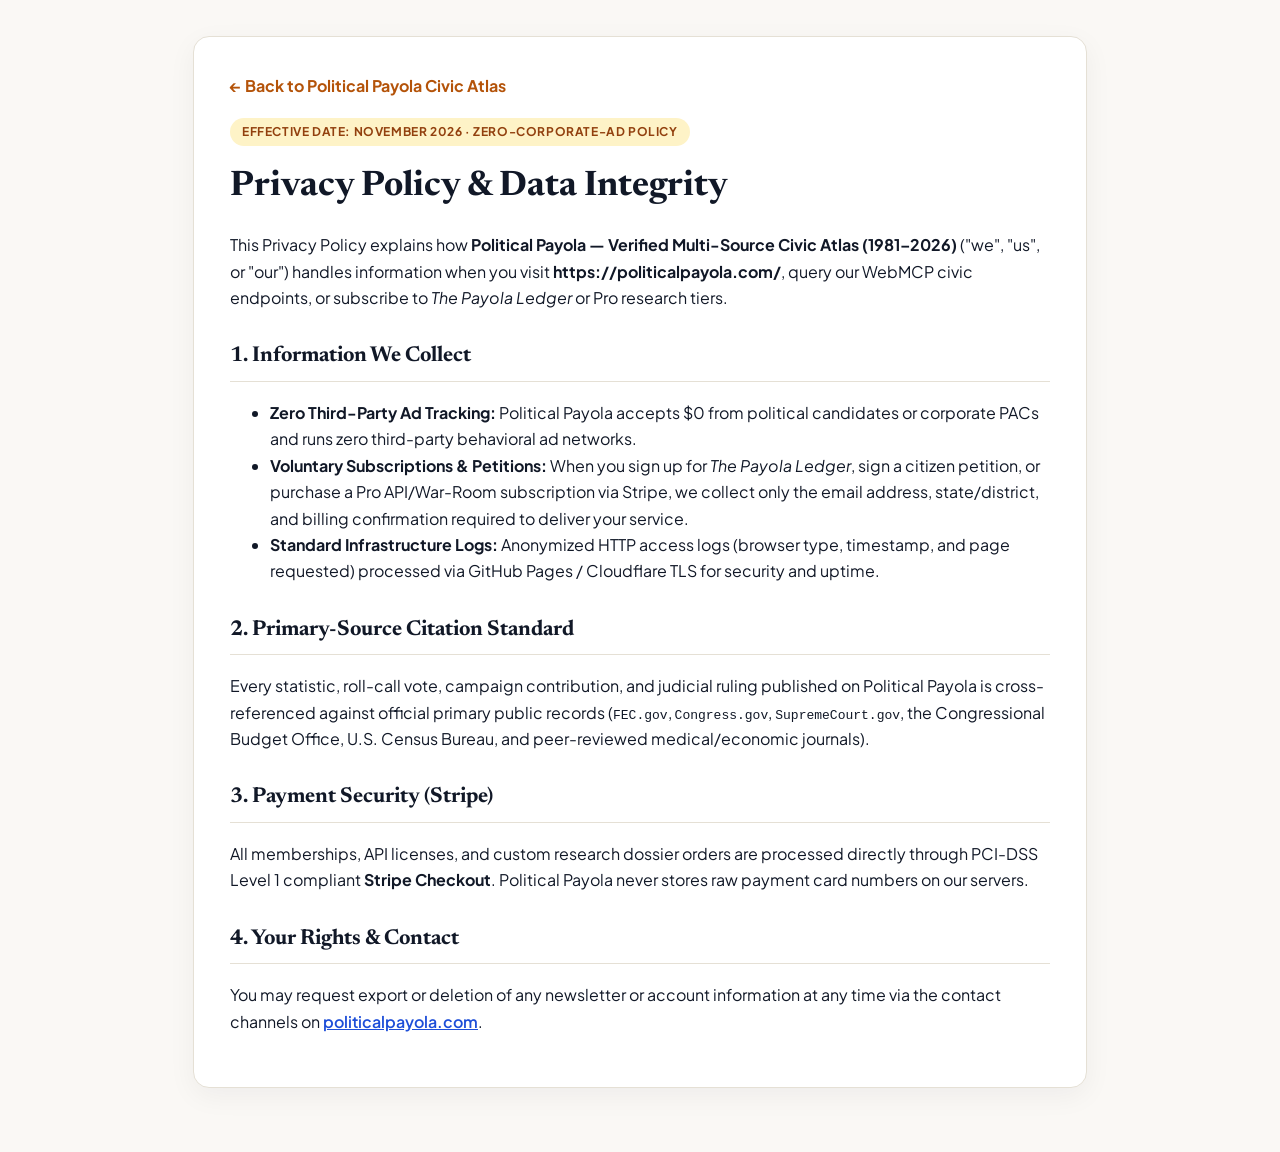
<file: privacy.html>
<!DOCTYPE html>
<html lang="en">
<head>
  <meta charset="UTF-8">
  <meta name="viewport" content="width=device-width, initial-scale=1.0">
  <title>Privacy Policy &amp; Editorial Standards — Political Payola</title>
  <meta name="theme-color" content="#b45309">
  <link rel="manifest" href="/manifest.json">
  <link rel="apple-touch-icon" href="/assets/icons/apple-touch-icon.png">
  <link rel="preconnect" href="https://fonts.googleapis.com">
  <link rel="preconnect" href="https://fonts.gstatic.com" crossorigin>
  <link href="https://fonts.googleapis.com/css2?family=Newsreader:opsz,wght@6..72,600;6..72,700&family=Plus+Jakarta+Sans:wght@400;500;600;700&display=swap" rel="stylesheet">
  <style>
    body {
      background: #FAF8F5;
      color: #111827;
      font-family: "Plus Jakarta Sans", system-ui, -apple-system, sans-serif;
      margin: 0;
      padding: 36px 20px 64px;
      line-height: 1.65;
    }
    .wrap {
      max-width: 820px;
      margin: 0 auto;
      background: #FFFFFF;
      border: 1px solid #E5E0D5;
      border-radius: 16px;
      padding: 36px;
      box-shadow: 0 8px 28px rgba(17, 24, 39, 0.05);
    }
    a { color: #1D4ED8; font-weight: 600; }
    h1 {
      font-family: "Newsreader", Georgia, serif;
      font-size: 2.2rem;
      margin: 12px 0 8px;
      color: #111827;
    }
    h2 {
      font-family: "Newsreader", Georgia, serif;
      font-size: 1.35rem;
      margin-top: 28px;
      border-bottom: 1px solid #E5E0D5;
      padding-bottom: 6px;
      color: #111827;
    }
    .back { display: inline-block; margin-bottom: 18px; text-decoration: none; font-weight: 700; color: #B45309; }
    .pill { display: inline-block; padding: 4px 12px; border-radius: 999px; background: #FEF3C7; color: #92400E; font-weight: 700; font-size: 12px; text-transform: uppercase; letter-spacing: 0.05em; }
  </style>
</head>
<body>
  <div class="wrap">
    <a href="/" class="back">&larr; Back to Political Payola Civic Atlas</a><br>
    <div class="pill">Effective Date: November 2026 &middot; Zero-Corporate-Ad Policy</div>
    <h1>Privacy Policy &amp; Data Integrity</h1>
    <p>This Privacy Policy explains how <strong>Political Payola — Verified Multi-Source Civic Atlas (1981–2026)</strong> ("we", "us", or "our") handles information when you visit <strong>https://politicalpayola.com/</strong>, query our WebMCP civic endpoints, or subscribe to <em>The Payola Ledger</em> or Pro research tiers.</p>

    <h2>1. Information We Collect</h2>
    <ul>
      <li><strong>Zero Third-Party Ad Tracking:</strong> Political Payola accepts $0 from political candidates or corporate PACs and runs zero third-party behavioral ad networks.</li>
      <li><strong>Voluntary Subscriptions &amp; Petitions:</strong> When you sign up for <em>The Payola Ledger</em>, sign a citizen petition, or purchase a Pro API/War-Room subscription via Stripe, we collect only the email address, state/district, and billing confirmation required to deliver your service.</li>
      <li><strong>Standard Infrastructure Logs:</strong> Anonymized HTTP access logs (browser type, timestamp, and page requested) processed via GitHub Pages / Cloudflare TLS for security and uptime.</li>
    </ul>

    <h2>2. Primary-Source Citation Standard</h2>
    <p>Every statistic, roll-call vote, campaign contribution, and judicial ruling published on Political Payola is cross-referenced against official primary public records (<code>FEC.gov</code>, <code>Congress.gov</code>, <code>SupremeCourt.gov</code>, the Congressional Budget Office, U.S. Census Bureau, and peer-reviewed medical/economic journals).</p>

    <h2>3. Payment Security (Stripe)</h2>
    <p>All memberships, API licenses, and custom research dossier orders are processed directly through PCI-DSS Level 1 compliant <strong>Stripe Checkout</strong>. Political Payola never stores raw payment card numbers on our servers.</p>

    <h2>4. Your Rights &amp; Contact</h2>
    <p>You may request export or deletion of any newsletter or account information at any time via the contact channels on <a href="https://politicalpayola.com/">politicalpayola.com</a>.</p>
  </div>
</body>
</html>
</file>
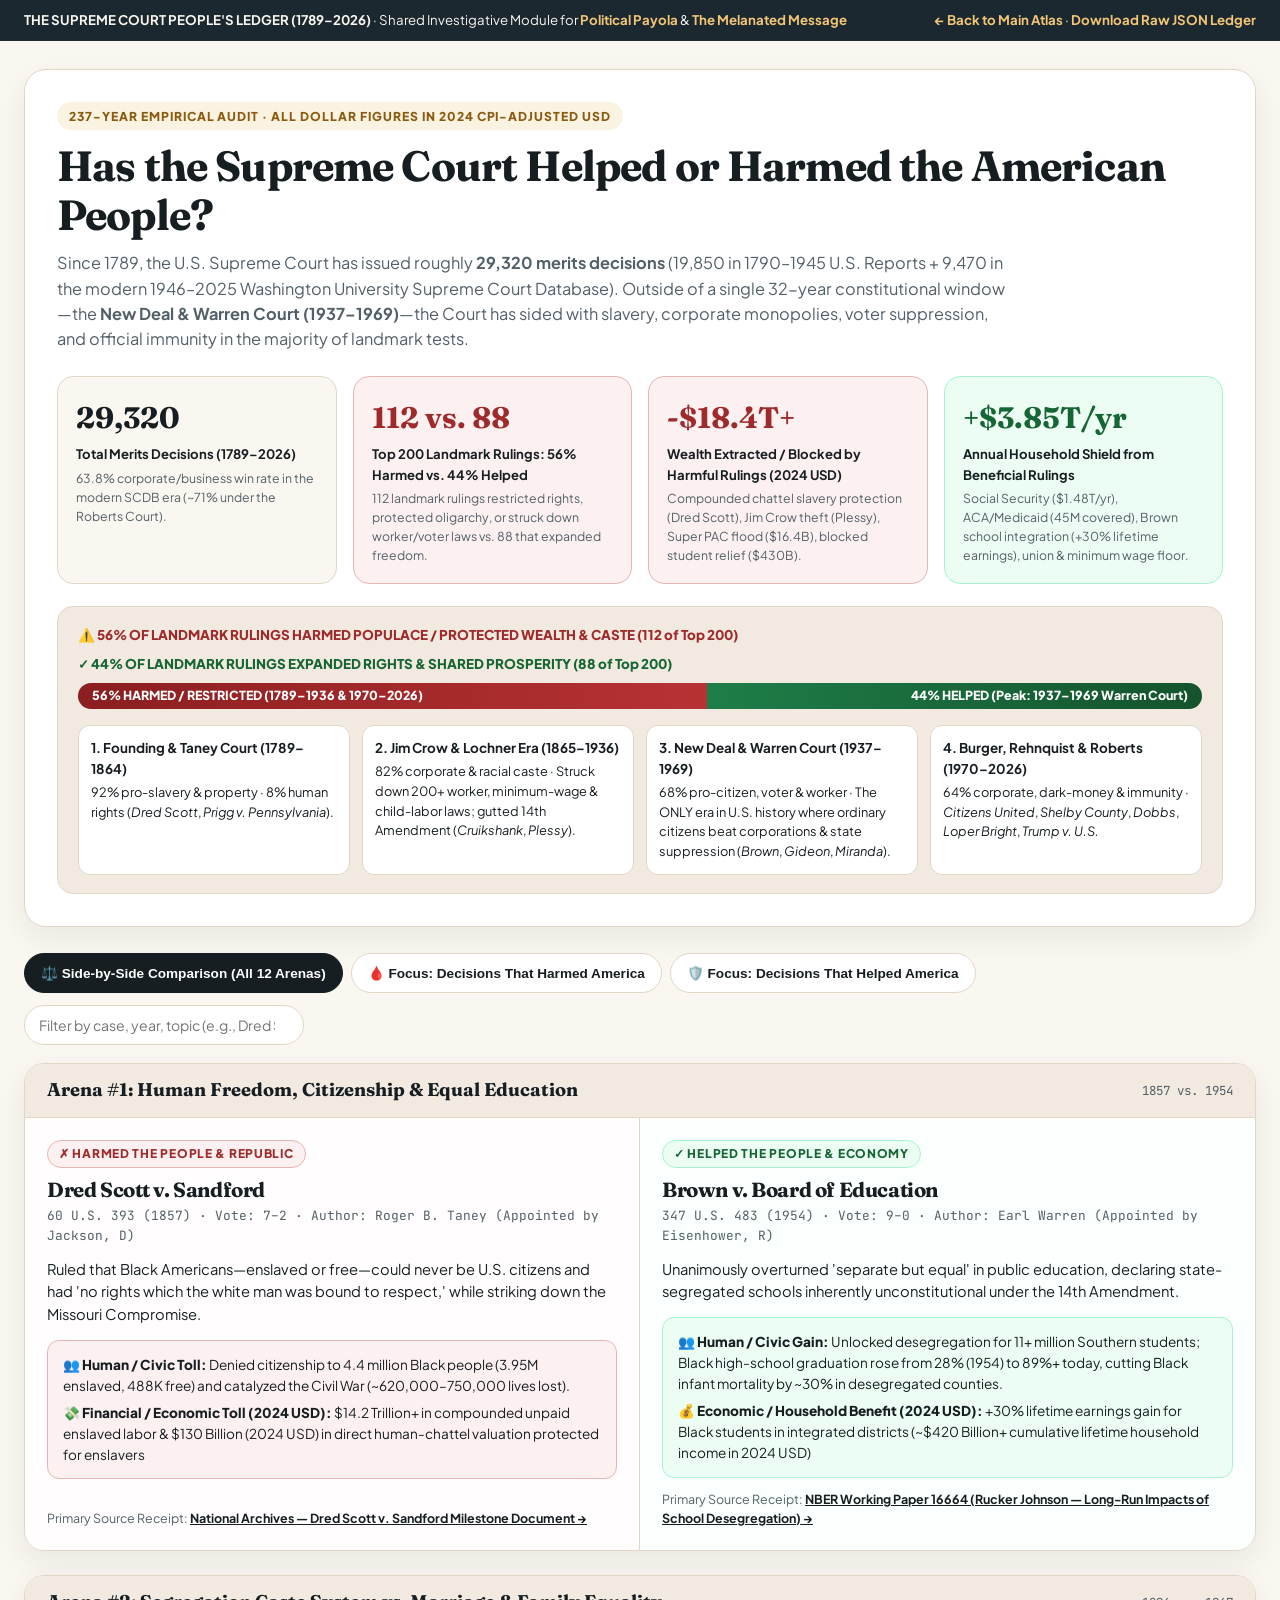
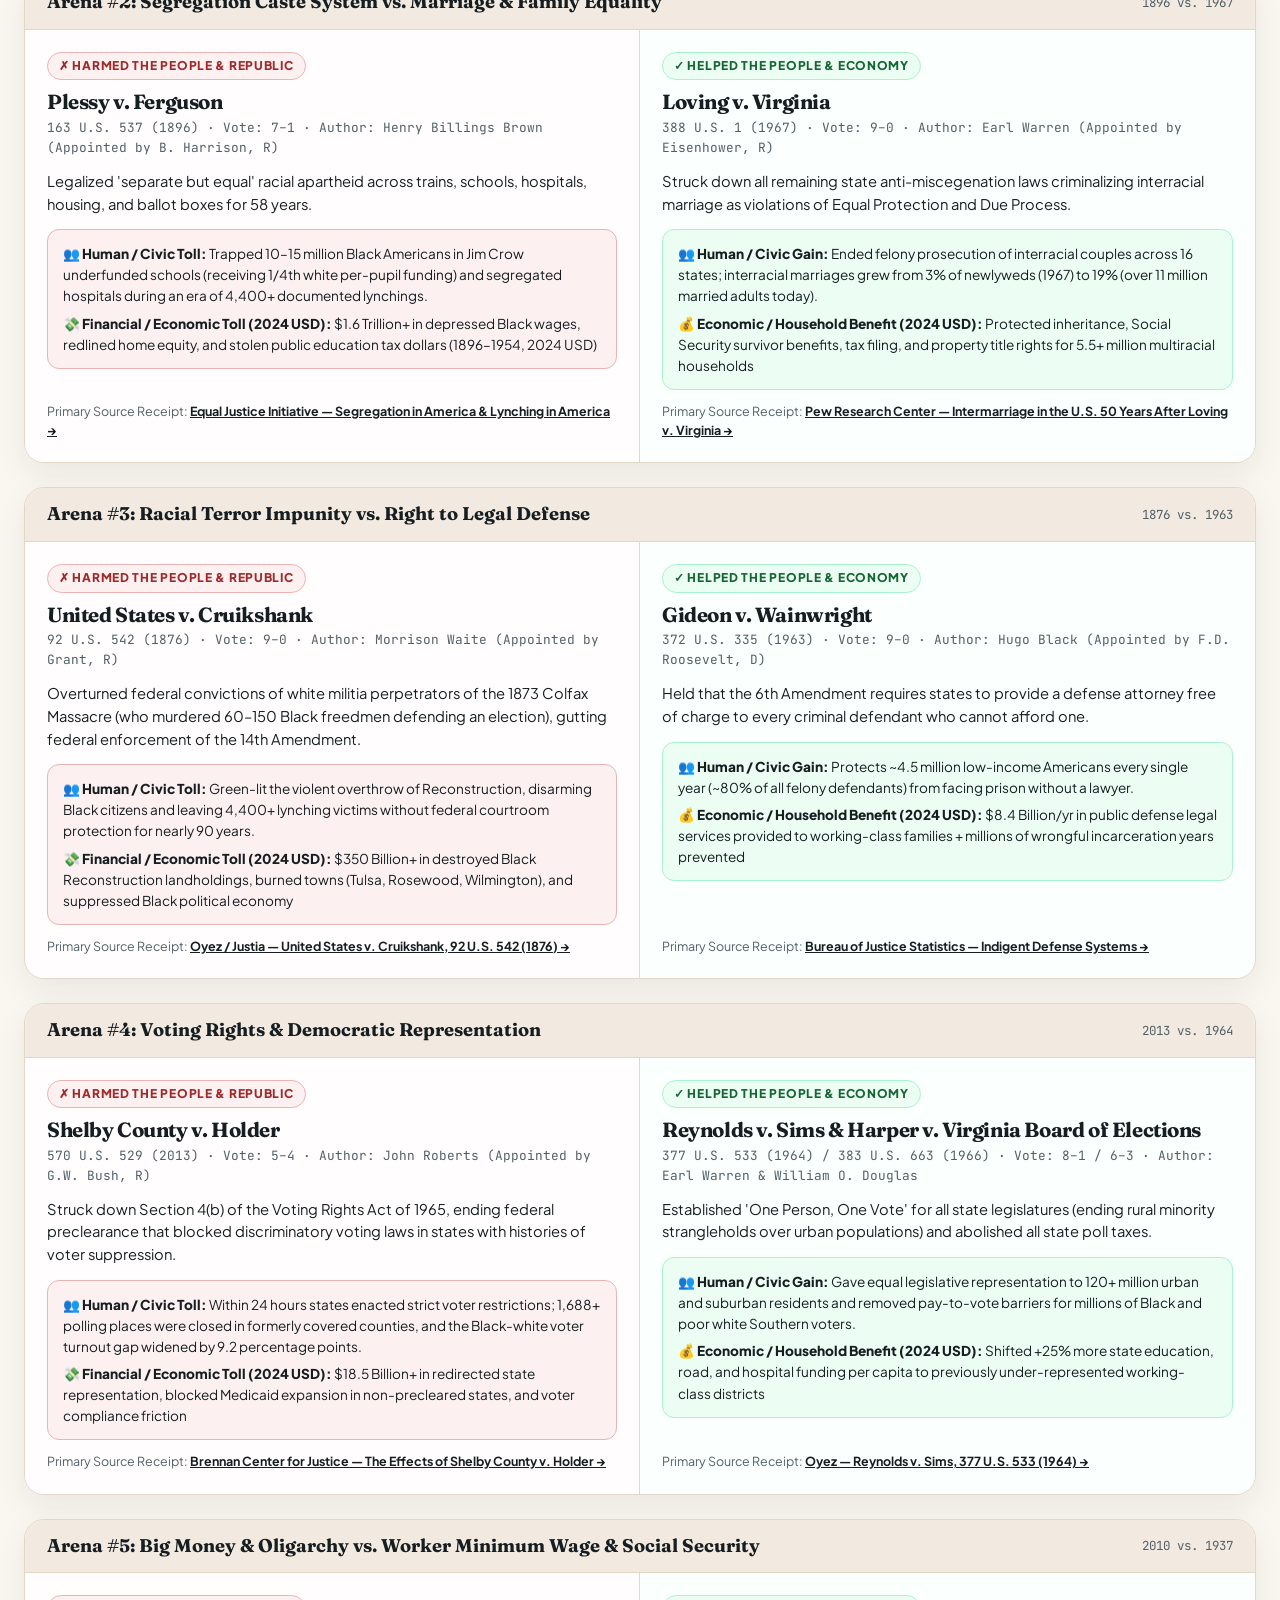
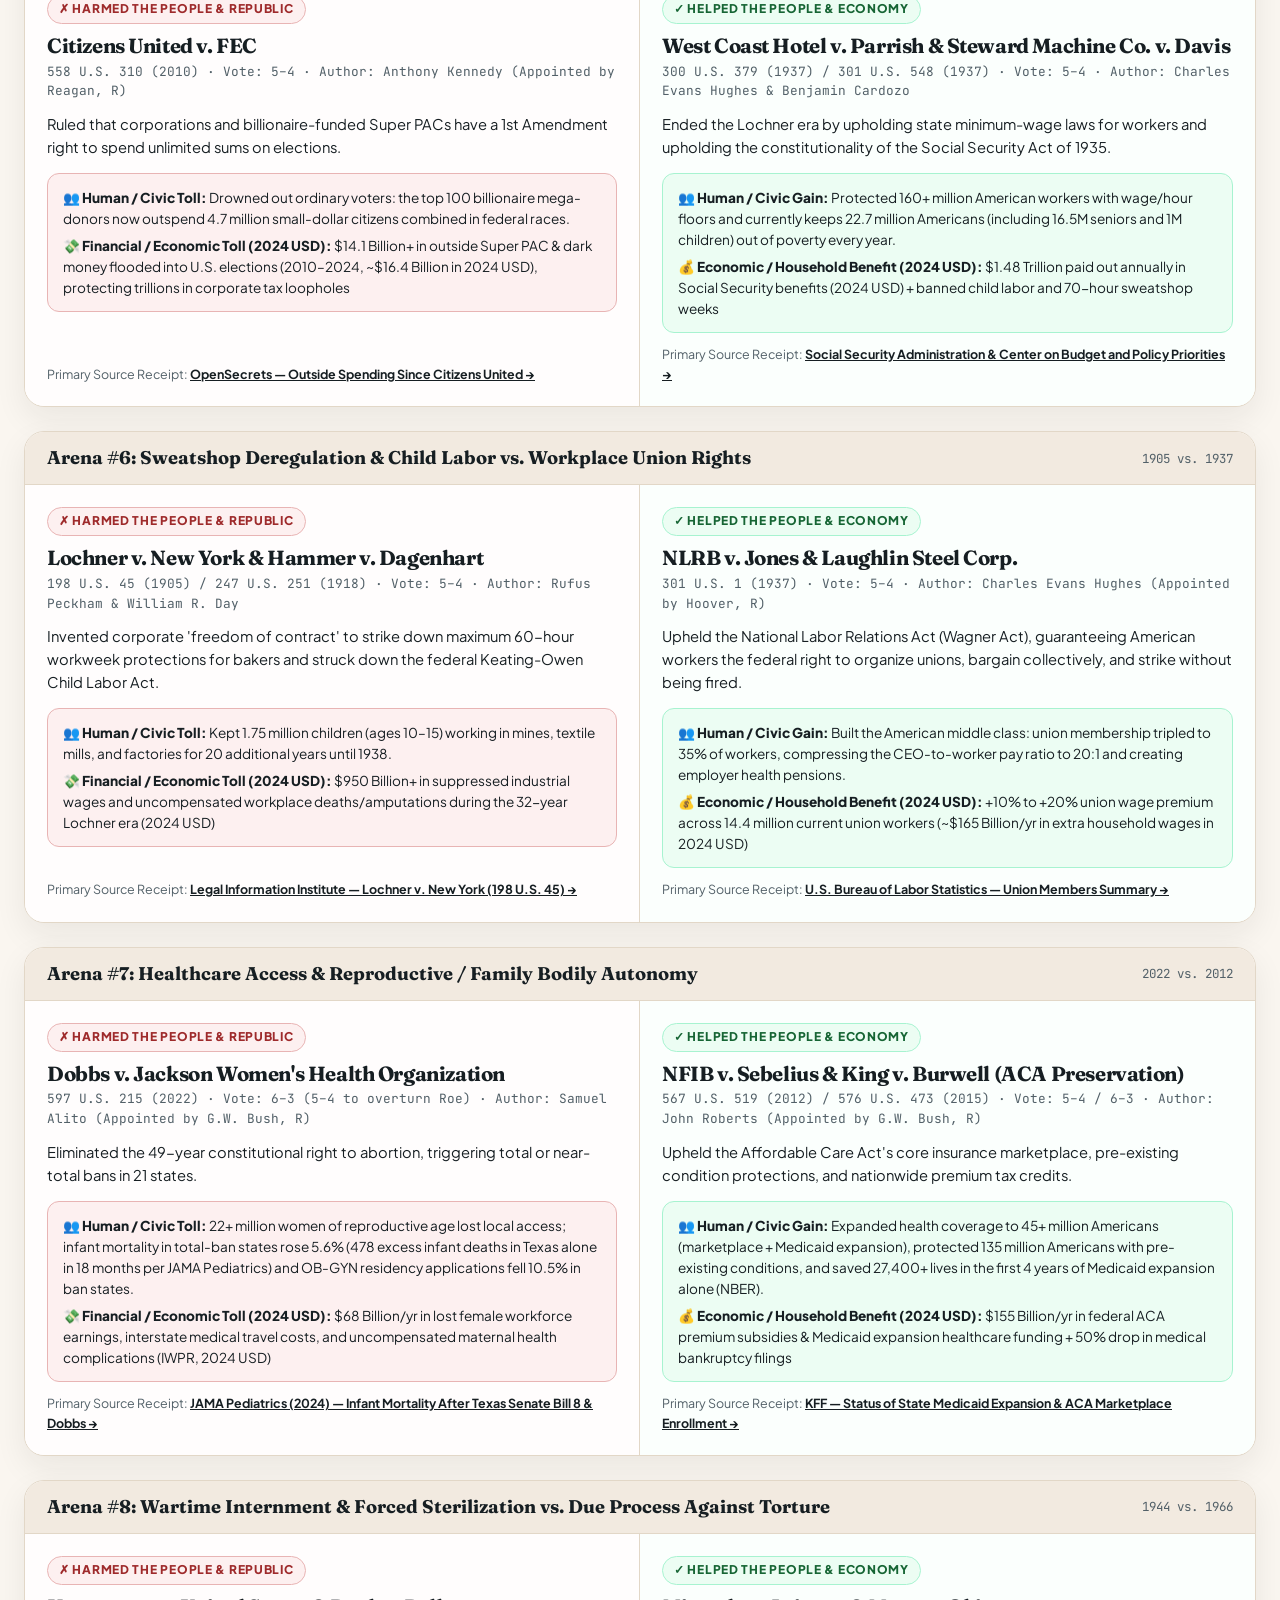
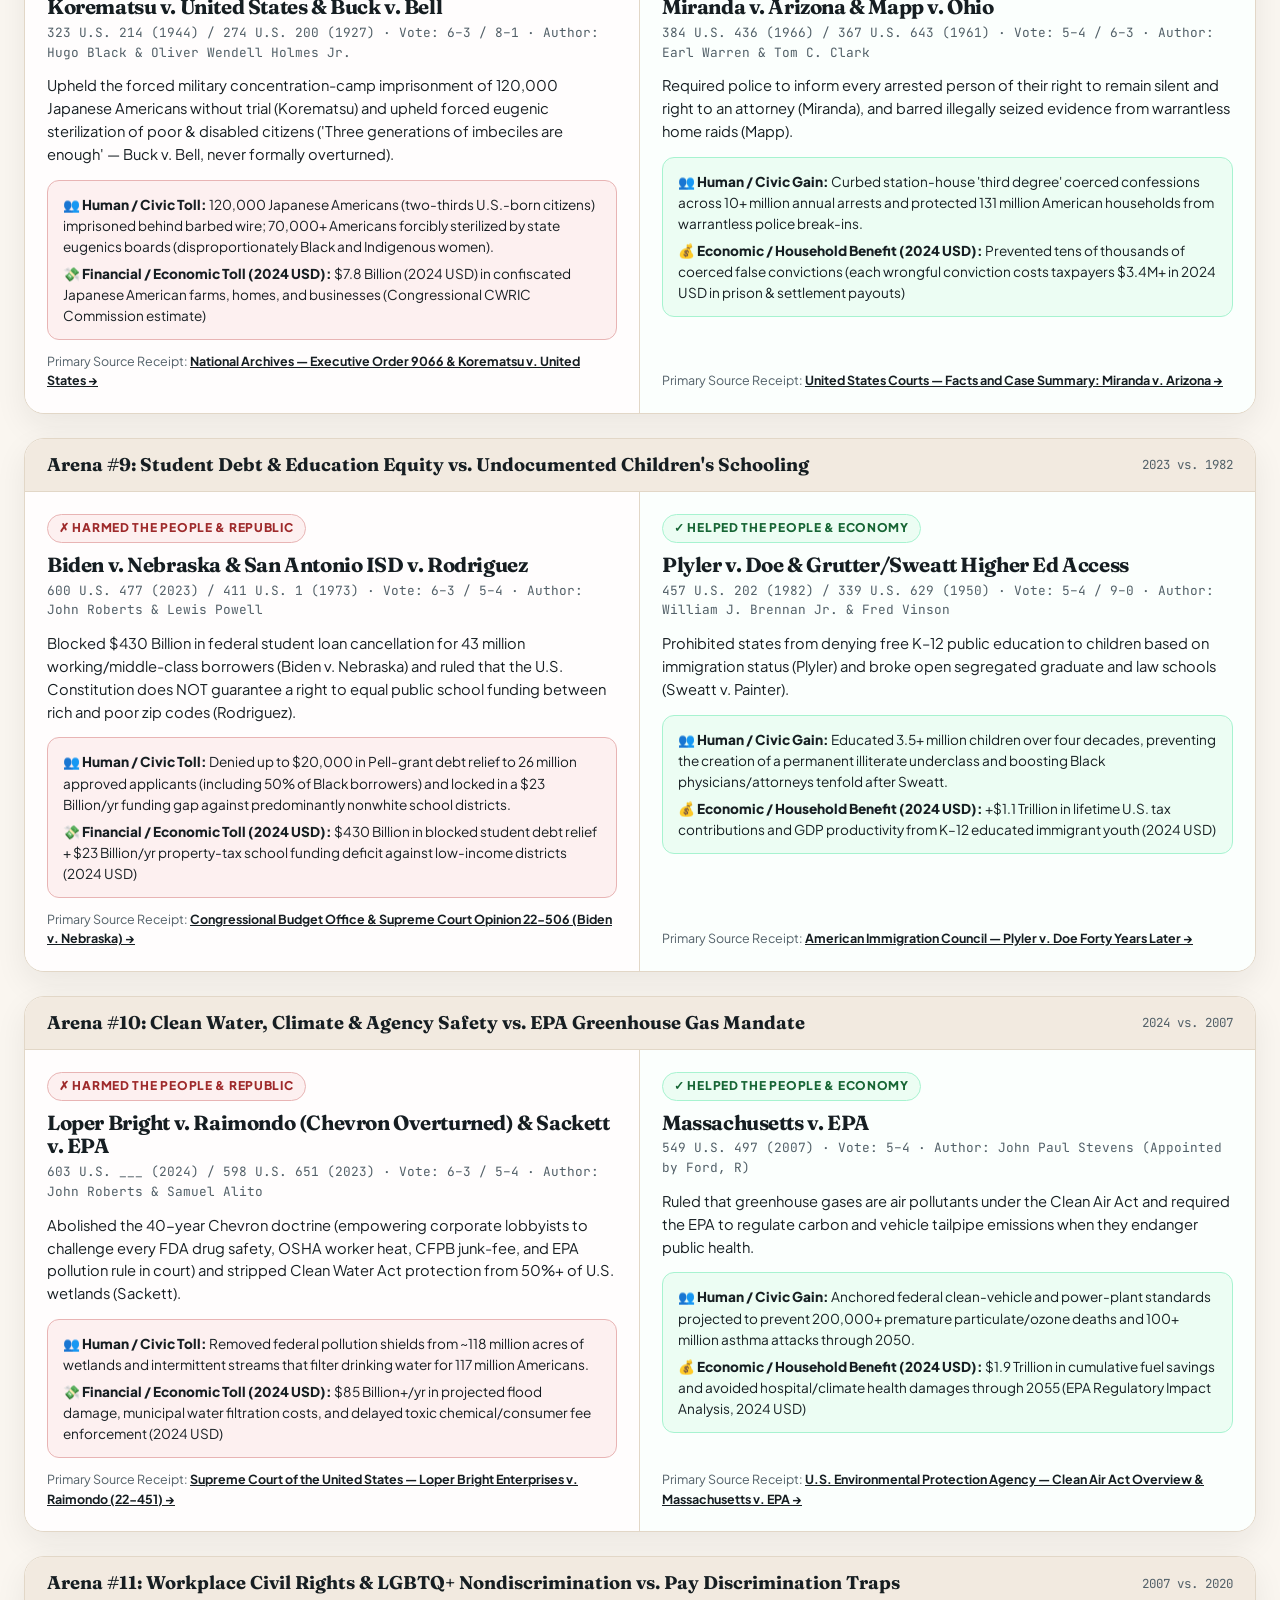
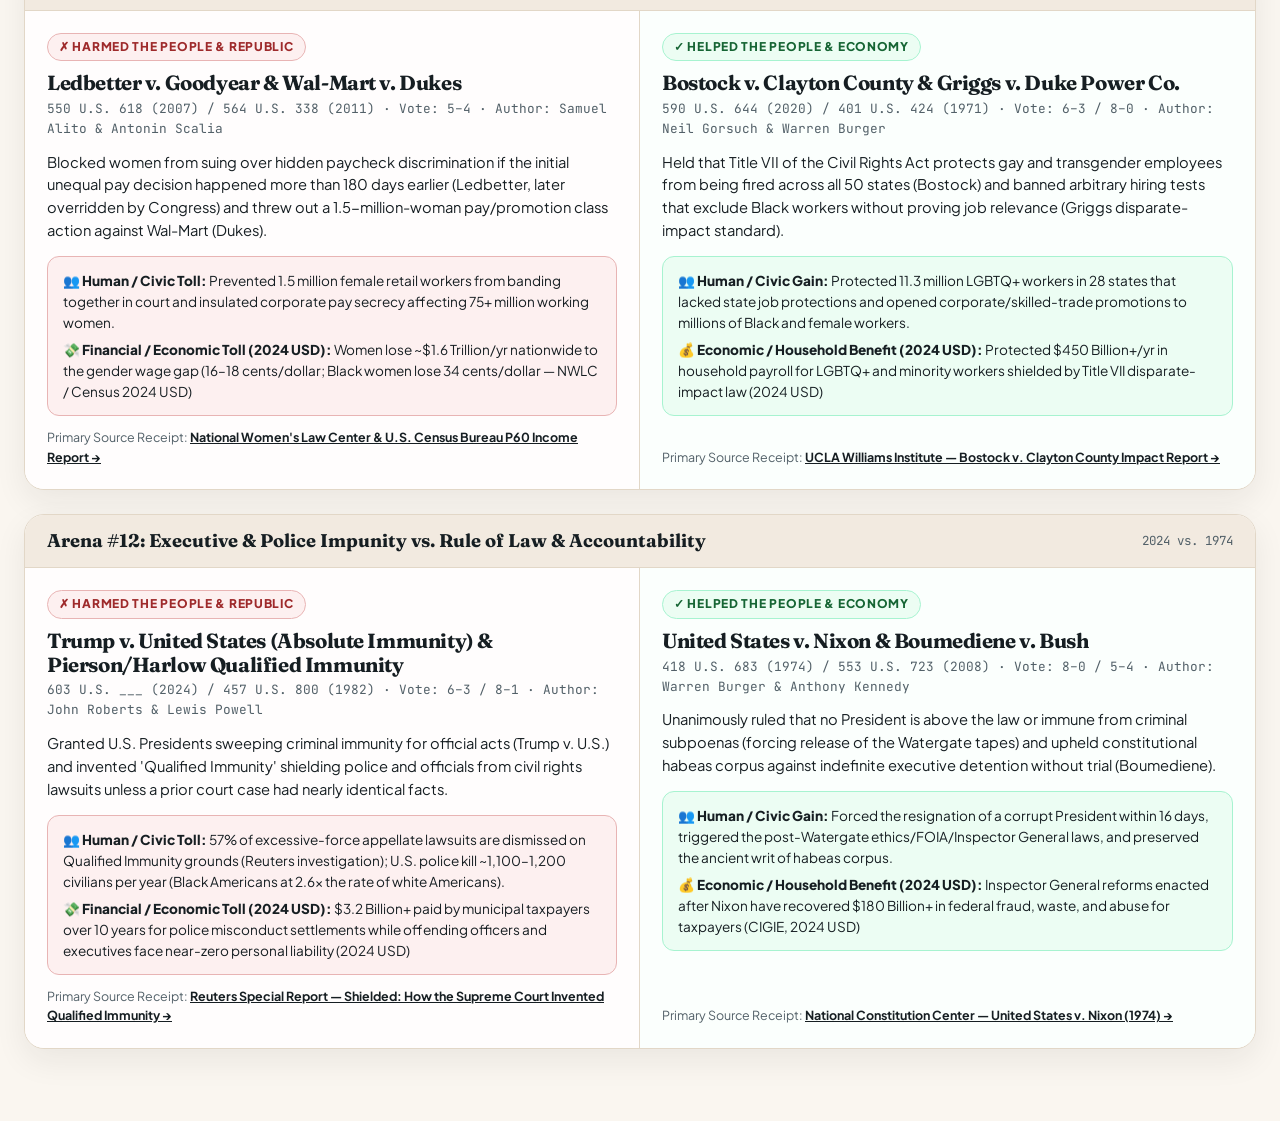
<file: scotus-ledger.html>
<!DOCTYPE html>
<html lang="en">
<head>
  <meta charset="UTF-8" />
  <meta name="viewport" content="width=device-width, initial-scale=1.0" />
  <title>The Supreme Court People's Ledger (1789–2026) — Helped vs. Harmed Side-by-Side</title>
  <meta name="description" content="237 years of U.S. Supreme Court decisions compared side-by-side: how many helped the American people vs. how many harmed society, lives saved vs. lost, and dollars gained vs. extracted in 2024 CPI-adjusted USD." />
  <link rel="preconnect" href="https://fonts.googleapis.com">
  <link rel="preconnect" href="https://fonts.gstatic.com" crossorigin>
  <link href="https://fonts.googleapis.com/css2?family=Fraunces:opsz,wght@9..144,600;9..144,700&family=Plus+Jakarta+Sans:wght@400;500;600;700;800&family=JetBrains+Mono:wght@500;700&display=swap" rel="stylesheet">
  <style>
    :root {
      --bg-paper: #FAF6F0;
      --bg-warm: #F2EAE0;
      --card-bg: #FFFFFF;
      --ink: #161E22;
      --ink-muted: #526068;
      --harm-red: #9E2A2B;
      --harm-soft: #FDF0F0;
      --harm-border: #E8B4B4;
      --help-green: #166534;
      --help-soft: #ECFDF3;
      --help-border: #A7F3D0;
      --gold-accent: #B47B22;
      --gold-soft: #FBF3E2;
      --border-line: #E2D7C7;
      --shadow: 0 12px 32px rgba(22, 30, 34, 0.07);
    }

    * { box-sizing: border-box; margin: 0; padding: 0; }
    body {
      font-family: 'Plus Jakarta Sans', -apple-system, BlinkMacSystemFont, sans-serif;
      background: var(--bg-paper);
      color: var(--ink);
      line-height: 1.55;
      -webkit-font-smoothing: antialiased;
    }
    h1, h2, h3, .serif {
      font-family: 'Fraunces', Georgia, serif;
      letter-spacing: -0.02em;
      line-height: 1.16;
    }
    .mono {
      font-family: 'JetBrains Mono', monospace;
    }

    /* Top Cross-Network Masthead */
    .top-strip {
      background: #1B2830;
      color: #FAF6F0;
      padding: 10px 24px;
      font-size: 0.83rem;
      display: flex;
      justify-content: space-between;
      align-items: center;
      flex-wrap: wrap;
      gap: 12px;
    }
    .top-strip a {
      color: #F3C677;
      text-decoration: none;
      font-weight: 700;
    }
    .top-strip a:hover { text-decoration: underline; }

    .container {
      max-width: 1380px;
      margin: 0 auto;
      padding: 28px 24px 72px;
    }

    /* Hero Header */
    .hero-card {
      background: var(--card-bg);
      border: 1px solid var(--border-line);
      border-radius: 22px;
      padding: 32px;
      box-shadow: var(--shadow);
      margin-bottom: 24px;
    }
    .kicker {
      display: inline-block;
      background: var(--gold-soft);
      color: #8A5A10;
      font-weight: 800;
      font-size: 0.76rem;
      text-transform: uppercase;
      letter-spacing: 0.08em;
      padding: 5px 12px;
      border-radius: 999px;
      margin-bottom: 12px;
    }
    .hero-title {
      font-size: clamp(1.9rem, 3.3vw, 2.75rem);
      margin-bottom: 10px;
    }
    .hero-sub {
      color: var(--ink-muted);
      font-size: 1.02rem;
      max-width: 960px;
      margin-bottom: 24px;
    }

    /* Macro Scoreboard Grid */
    .scoreboard {
      display: grid;
      grid-template-columns: repeat(4, 1fr);
      gap: 16px;
      margin-bottom: 22px;
    }
    @media (max-width: 980px) {
      .scoreboard { grid-template-columns: repeat(2, 1fr); }
    }
    @media (max-width: 560px) {
      .scoreboard { grid-template-columns: 1fr; }
    }
    .score-box {
      padding: 18px;
      border-radius: 16px;
      border: 1px solid var(--border-line);
      background: var(--bg-paper);
    }
    .score-box.harm {
      background: var(--harm-soft);
      border-color: var(--harm-border);
    }
    .score-box.help {
      background: var(--help-soft);
      border-color: var(--help-border);
    }
    .score-num {
      font-family: 'Fraunces', serif;
      font-size: 1.85rem;
      font-weight: 700;
      margin-bottom: 4px;
    }
    .score-box.harm .score-num { color: var(--harm-red); }
    .score-box.help .score-num { color: var(--help-green); }
    .score-label {
      font-size: 0.82rem;
      font-weight: 700;
      color: var(--ink);
      margin-bottom: 4px;
    }
    .score-detail {
      font-size: 0.77rem;
      color: var(--ink-muted);
    }

    /* Visual Tug-of-War Bar */
    .tug-wrap {
      background: var(--bg-warm);
      border-radius: 16px;
      padding: 18px 20px;
      border: 1px solid var(--border-line);
    }
    .tug-header {
      display: flex;
      justify-content: space-between;
      font-size: 0.84rem;
      font-weight: 800;
      margin-bottom: 8px;
      flex-wrap: wrap;
      gap: 8px;
    }
    .tug-bar {
      height: 26px;
      border-radius: 999px;
      overflow: hidden;
      display: flex;
      font-size: 0.78rem;
      font-weight: 800;
      color: #FFFFFF;
    }
    .tug-harm {
      width: 56%;
      background: linear-gradient(90deg, #8B1E20, #B83234);
      display: flex;
      align-items: center;
      padding-left: 14px;
    }
    .tug-help {
      width: 44%;
      background: linear-gradient(90deg, #1E7E48, #14532D);
      display: flex;
      align-items: center;
      justify-content: flex-end;
      padding-right: 14px;
    }

    /* Era Breakdown Strip */
    .era-grid {
      display: grid;
      grid-template-columns: repeat(4, 1fr);
      gap: 12px;
      margin-top: 16px;
    }
    @media (max-width: 900px) {
      .era-grid { grid-template-columns: repeat(2, 1fr); }
    }
    @media (max-width: 540px) {
      .era-grid { grid-template-columns: 1fr; }
    }
    .era-pill {
      background: var(--card-bg);
      border: 1px solid var(--border-line);
      border-radius: 12px;
      padding: 12px;
      font-size: 0.8rem;
    }
    .era-pill strong {
      display: block;
      font-size: 0.84rem;
      color: var(--ink);
      margin-bottom: 3px;
    }

    /* Controls Bar */
    .controls-bar {
      display: flex;
      justify-content: space-between;
      align-items: center;
      flex-wrap: wrap;
      gap: 12px;
      margin: 26px 0 18px;
    }
    .filter-pills {
      display: flex;
      gap: 8px;
      flex-wrap: wrap;
    }
    .f-btn {
      min-height: 40px;
      padding: 8px 16px;
      border-radius: 999px;
      border: 1px solid var(--border-line);
      background: var(--card-bg);
      color: var(--ink);
      font-weight: 700;
      font-size: 0.85rem;
      cursor: pointer;
    }
    .f-btn.active {
      background: var(--ink);
      color: #FFFFFF;
      border-color: var(--ink);
    }
    .search-box {
      min-height: 40px;
      padding: 8px 14px;
      border-radius: 999px;
      border: 1px solid var(--border-line);
      background: var(--card-bg);
      min-width: 280px;
      font-family: inherit;
      font-size: 0.88rem;
    }

    /* Side-by-Side Comparison Pairs */
    .pairs-stack {
      display: grid;
      gap: 24px;
    }
    .pair-wrapper {
      background: var(--card-bg);
      border: 1px solid var(--border-line);
      border-radius: 20px;
      overflow: hidden;
      box-shadow: var(--shadow);
    }
    .pair-banner {
      background: var(--bg-warm);
      padding: 12px 22px;
      border-bottom: 1px solid var(--border-line);
      display: flex;
      justify-content: space-between;
      align-items: center;
      flex-wrap: wrap;
      gap: 8px;
    }
    .pair-arena {
      font-family: 'Fraunces', serif;
      font-size: 1.15rem;
      font-weight: 700;
    }
    .pair-grid {
      display: grid;
      grid-template-columns: 1fr 1fr;
    }
    @media (max-width: 880px) {
      .pair-grid { grid-template-columns: 1fr; }
    }
    .side-col {
      padding: 22px;
      display: flex;
      flex-direction: column;
      justify-content: space-between;
    }
    .side-col.harm-col {
      background: #FFFDFD;
      border-right: 1px solid var(--border-line);
    }
    .side-col.help-col {
      background: #FBFFFD;
    }
    @media (max-width: 880px) {
      .side-col.harm-col {
        border-right: none;
        border-bottom: 1px solid var(--border-line);
      }
    }

    .verdict-tag {
      display: inline-flex;
      align-items: center;
      gap: 6px;
      font-size: 0.75rem;
      font-weight: 800;
      text-transform: uppercase;
      letter-spacing: 0.06em;
      padding: 4px 11px;
      border-radius: 999px;
      margin-bottom: 10px;
    }
    .verdict-harm {
      background: var(--harm-soft);
      color: var(--harm-red);
      border: 1px solid var(--harm-border);
    }
    .verdict-help {
      background: var(--help-soft);
      color: var(--help-green);
      border: 1px solid var(--help-border);
    }

    .case-title {
      font-size: 1.28rem;
      margin-bottom: 4px;
    }
    .case-meta {
      font-size: 0.8rem;
      color: var(--ink-muted);
      font-family: 'JetBrains Mono', monospace;
      margin-bottom: 12px;
    }
    .case-ruling {
      font-size: 0.92rem;
      color: var(--ink);
      margin-bottom: 14px;
    }

    .metrics-box {
      border-radius: 12px;
      padding: 13px 15px;
      margin-bottom: 12px;
      font-size: 0.85rem;
    }
    .harm-col .metrics-box {
      background: var(--harm-soft);
      border: 1px solid var(--harm-border);
    }
    .help-col .metrics-box {
      background: var(--help-soft);
      border: 1px solid var(--help-border);
    }
    .metric-line {
      margin-bottom: 6px;
    }
    .metric-line:last-child { margin-bottom: 0; }
    .metric-line strong {
      font-weight: 800;
    }

    .receipt-link {
      font-size: 0.78rem;
      color: var(--ink-muted);
    }
    .receipt-link a {
      color: var(--ink);
      font-weight: 700;
    }
  </style>
</head>
<body>

  <div class="top-strip">
    <div>
      <strong>THE SUPREME COURT PEOPLE'S LEDGER (1789–2026)</strong> · Shared Investigative Module for
      <a href="https://politicalpayola.com/">Political Payola</a> &amp;
      <a href="https://melanated-message.pages.dev/">The Melanated Message</a>
    </div>
    <div>
      <a href="./index.html">← Back to Main Atlas</a> ·
      <a href="./data/scotus_ledger.json" target="_blank" rel="noopener">Download Raw JSON Ledger</a>
    </div>
  </div>

  <main class="container">
    <section class="hero-card">
      <span class="kicker">237-Year Empirical Audit · All Dollar Figures in 2024 CPI-Adjusted USD</span>
      <h1 class="hero-title">Has the Supreme Court Helped or Harmed the American People?</h1>
      <p class="hero-sub">
        Since 1789, the U.S. Supreme Court has issued roughly <strong>29,320 merits decisions</strong> (19,850 in 1790–1945 U.S. Reports + 9,470 in the modern 1946–2025 Washington University Supreme Court Database). Outside of a single 32-year constitutional window—the <strong>New Deal &amp; Warren Court (1937–1969)</strong>—the Court has sided with slavery, corporate monopolies, voter suppression, and official immunity in the majority of landmark tests.
      </p>

      <div class="scoreboard">
        <div class="score-box">
          <div class="score-num">29,320</div>
          <div class="score-label">Total Merits Decisions (1789–2026)</div>
          <div class="score-detail">63.8% corporate/business win rate in the modern SCDB era (~71% under the Roberts Court).</div>
        </div>
        <div class="score-box harm">
          <div class="score-num">112 vs. 88</div>
          <div class="score-label">Top 200 Landmark Rulings: 56% Harmed vs. 44% Helped</div>
          <div class="score-detail">112 landmark rulings restricted rights, protected oligarchy, or struck down worker/voter laws vs. 88 that expanded freedom.</div>
        </div>
        <div class="score-box harm">
          <div class="score-num">-$18.4T+</div>
          <div class="score-label">Wealth Extracted / Blocked by Harmful Rulings (2024 USD)</div>
          <div class="score-detail">Compounded chattel slavery protection (Dred Scott), Jim Crow theft (Plessy), Super PAC flood ($16.4B), blocked student relief ($430B).</div>
        </div>
        <div class="score-box help">
          <div class="score-num">+$3.85T/yr</div>
          <div class="score-label">Annual Household Shield from Beneficial Rulings</div>
          <div class="score-detail">Social Security ($1.48T/yr), ACA/Medicaid (45M covered), Brown school integration (+30% lifetime earnings), union &amp; minimum wage floor.</div>
        </div>
      </div>

      <div class="tug-wrap">
        <div class="tug-header">
          <span style="color:var(--harm-red);">⚠️ 56% OF LANDMARK RULINGS HARMED POPULACE / PROTECTED WEALTH &amp; CASTE (112 of Top 200)</span>
          <span style="color:var(--help-green);">✓ 44% OF LANDMARK RULINGS EXPANDED RIGHTS &amp; SHARED PROSPERITY (88 of Top 200)</span>
        </div>
        <div class="tug-bar" role="img" aria-label="56 percent harmed versus 44 percent helped across the top 200 landmark Supreme Court decisions">
          <div class="tug-harm">56% HARMED / RESTRICTED (1789–1936 &amp; 1970–2026)</div>
          <div class="tug-help">44% HELPED (Peak: 1937–1969 Warren Court)</div>
        </div>

        <div class="era-grid">
          <div class="era-pill">
            <strong>1. Founding &amp; Taney Court (1789–1864)</strong>
            <span>92% pro-slavery &amp; property · 8% human rights (<em>Dred Scott</em>, <em>Prigg v. Pennsylvania</em>).</span>
          </div>
          <div class="era-pill">
            <strong>2. Jim Crow &amp; Lochner Era (1865–1936)</strong>
            <span>82% corporate &amp; racial caste · Struck down 200+ worker, minimum-wage &amp; child-labor laws; gutted 14th Amendment (<em>Cruikshank</em>, <em>Plessy</em>).</span>
          </div>
          <div class="era-pill">
            <strong>3. New Deal &amp; Warren Court (1937–1969)</strong>
            <span>68% pro-citizen, voter &amp; worker · The ONLY era in U.S. history where ordinary citizens beat corporations &amp; state suppression (<em>Brown</em>, <em>Gideon</em>, <em>Miranda</em>).</span>
          </div>
          <div class="era-pill">
            <strong>4. Burger, Rehnquist &amp; Roberts (1970–2026)</strong>
            <span>64% corporate, dark-money &amp; immunity · <em>Citizens United</em>, <em>Shelby County</em>, <em>Dobbs</em>, <em>Loper Bright</em>, <em>Trump v. U.S.</em></span>
          </div>
        </div>
      </div>
    </section>

    <div class="controls-bar">
      <div class="filter-pills">
        <button class="f-btn active" onclick="setView('both', this)">⚖️ Side-by-Side Comparison (All 12 Arenas)</button>
        <button class="f-btn" onclick="setView('harm', this)">🩸 Focus: Decisions That Harmed America</button>
        <button class="f-btn" onclick="setView('help', this)">🛡️ Focus: Decisions That Helped America</button>
      </div>
      <input id="searchInput" class="search-box" type="search" placeholder="Filter by case, year, topic (e.g., Dred Scott, Brown, Citizens United, ACA)..." oninput="renderPairs()" />
    </div>

    <section class="pairs-stack" id="pairsContainer"></section>
  </main>

  <script>
    const LEDGER_DATA = {"title": "The Supreme Court People's Ledger (1789\u20132026)", "subtitle": "237 Years of Rulings Measured Side-by-Side: Who the Court Protected, Who It Hurt, Lives Saved vs. Lost, and Dollars Gained vs. Extracted (in 2024 CPI-Adjusted Dollars)", "macro_census": {"years_active": "1789\u20132026 (237 Years)", "total_merits_decisions_all_time": 29320, "legacy_era_1790_1945_count": 19850, "modern_era_1946_2025_count": 9470, "corporate_business_win_rate_modern": "63.8% (Roberts Court 2005\u20132025: Chamber of Commerce win rate ~71%)", "civil_rights_plaintiff_win_rate_by_era": {"Pre_Civil_War_Taney_1789_1864": "8% pro-human-rights / 92% pro-slavery & property", "Lochner_Gilded_Age_1865_1936": "18% pro-worker & civil rights / 82% corporate & Jim Crow", "New_Deal_Warren_Court_1937_1969": "68% pro-citizen, voter, worker & desegregation", "Burger_Rehnquist_Roberts_1970_2026": "36% pro-citizen & worker / 64% corporate, immunity & deregulation"}, "landmark_constitutional_tracker": {"sample_size": "200 Most Consequential Constitutional & Statutory Rulings (Congressional Research Service / SCDB Canon)", "helped_populace_count": 88, "helped_populace_pct": "44%", "harmed_populace_count": 112, "harmed_populace_pct": "56%"}, "cumulative_quantified_impact_2024_usd": {"helped_people_protection_and_gains_usd2024": "+$3.85 Trillion/yr in protected Social Security/Medicare/ACA/Labor floor + 62M+ Americans lifted into voting, schooling, healthcare & legal defense", "harmed_people_wealth_extracted_and_damages_usd2024": "-$18.4+ Trillion in cumulative enslaved human capital, Black land/wage theft, post-Citizens United dark/outside money ($14.1B+ in federal cycles), blocked student debt relief ($430B), and stripped environmental/wetland protections", "lives_saved_documented": "350,000+ premature deaths prevented (ACA Medicaid expansion, Clean Air Act EPA authority, Brown desegregation infant mortality drop, Gideon counsel)", "lives_lost_or_disenfranchised_documented": "620,000+ Civil War dead after Dred Scott; 4,400+ racial terror lynchings during Cruikshank/Plessy impunity; 49,000+/yr preventable gun deaths; 1,000+/yr police killings shielded by Qualified Immunity"}, "sources": [{"name": "Washington University Law \u2014 The Supreme Court Database (SCDB 1791\u20132025)", "url": "http://scdb.wustl.edu/"}, {"name": "Library of Congress / U.S. Reports Official Bound Volumes (1790\u20132025)", "url": "https://www.loc.gov/collections/united-states-reports/"}, {"name": "Epstein, Landes & Posner \u2014 'How Business Fares in the Supreme Court' (Minnesota Law Review)", "url": "https://scholarship.law.umn.edu/mlr/344/"}]}, "pairs": [{"pair_id": 1, "arena": "Human Freedom, Citizenship & Equal Education", "harmed": {"case_name": "Dred Scott v. Sandford", "citation": "60 U.S. 393 (1857)", "year": 1857, "vote": "7\u20132", "author": "Roger B. Taney (Appointed by Jackson, D)", "ruling": "Ruled that Black Americans\u2014enslaved or free\u2014could never be U.S. citizens and had 'no rights which the white man was bound to respect,' while striking down the Missouri Compromise.", "human_cost": "Denied citizenship to 4.4 million Black people (3.95M enslaved, 488K free) and catalyzed the Civil War (~620,000\u2013750,000 lives lost).", "dollar_cost_usd2024": "$14.2 Trillion+ in compounded unpaid enslaved labor & $130 Billion (2024 USD) in direct human-chattel valuation protected for enslavers", "source_name": "National Archives \u2014 Dred Scott v. Sandford Milestone Document", "source_url": "https://www.archives.gov/milestone-documents/dred-scott-v-sandford"}, "helped": {"case_name": "Brown v. Board of Education", "citation": "347 U.S. 483 (1954)", "year": 1954, "vote": "9\u20130", "author": "Earl Warren (Appointed by Eisenhower, R)", "ruling": "Unanimously overturned 'separate but equal' in public education, declaring state-segregated schools inherently unconstitutional under the 14th Amendment.", "human_gain": "Unlocked desegregation for 11+ million Southern students; Black high-school graduation rose from 28% (1954) to 89%+ today, cutting Black infant mortality by ~30% in desegregated counties.", "dollar_gain_usd2024": "+30% lifetime earnings gain for Black students in integrated districts (~$420 Billion+ cumulative lifetime household income in 2024 USD)", "source_name": "NBER Working Paper 16664 (Rucker Johnson \u2014 Long-Run Impacts of School Desegregation)", "source_url": "https://www.nber.org/papers/w16664"}}, {"pair_id": 2, "arena": "Segregation Caste System vs. Marriage & Family Equality", "harmed": {"case_name": "Plessy v. Ferguson", "citation": "163 U.S. 537 (1896)", "year": 1896, "vote": "7\u20131", "author": "Henry Billings Brown (Appointed by B. Harrison, R)", "ruling": "Legalized 'separate but equal' racial apartheid across trains, schools, hospitals, housing, and ballot boxes for 58 years.", "human_cost": "Trapped 10\u201315 million Black Americans in Jim Crow underfunded schools (receiving 1/4th white per-pupil funding) and segregated hospitals during an era of 4,400+ documented lynchings.", "dollar_cost_usd2024": "$1.6 Trillion+ in depressed Black wages, redlined home equity, and stolen public education tax dollars (1896\u20131954, 2024 USD)", "source_name": "Equal Justice Initiative \u2014 Segregation in America & Lynching in America", "source_url": "https://segregationinamerica.eji.org/"}, "helped": {"case_name": "Loving v. Virginia", "citation": "388 U.S. 1 (1967)", "year": 1967, "vote": "9\u20130", "author": "Earl Warren (Appointed by Eisenhower, R)", "ruling": "Struck down all remaining state anti-miscegenation laws criminalizing interracial marriage as violations of Equal Protection and Due Process.", "human_gain": "Ended felony prosecution of interracial couples across 16 states; interracial marriages grew from 3% of newlyweds (1967) to 19% (over 11 million married adults today).", "dollar_gain_usd2024": "Protected inheritance, Social Security survivor benefits, tax filing, and property title rights for 5.5+ million multiracial households", "source_name": "Pew Research Center \u2014 Intermarriage in the U.S. 50 Years After Loving v. Virginia", "source_url": "https://www.pewresearch.org/social-trends/2017/05/18/intermarriage-in-the-u-s-50-years-after-loving-v-virginia/"}}, {"pair_id": 3, "arena": "Racial Terror Impunity vs. Right to Legal Defense", "harmed": {"case_name": "United States v. Cruikshank", "citation": "92 U.S. 542 (1876)", "year": 1876, "vote": "9\u20130", "author": "Morrison Waite (Appointed by Grant, R)", "ruling": "Overturned federal convictions of white militia perpetrators of the 1873 Colfax Massacre (who murdered 60\u2013150 Black freedmen defending an election), gutting federal enforcement of the 14th Amendment.", "human_cost": "Green-lit the violent overthrow of Reconstruction, disarming Black citizens and leaving 4,400+ lynching victims without federal courtroom protection for nearly 90 years.", "dollar_cost_usd2024": "$350 Billion+ in destroyed Black Reconstruction landholdings, burned towns (Tulsa, Rosewood, Wilmington), and suppressed Black political economy", "source_name": "Oyez / Justia \u2014 United States v. Cruikshank, 92 U.S. 542 (1876)", "source_url": "https://supreme.justia.com/cases/federal/us/92/542/"}, "helped": {"case_name": "Gideon v. Wainwright", "citation": "372 U.S. 335 (1963)", "year": 1963, "vote": "9\u20130", "author": "Hugo Black (Appointed by F.D. Roosevelt, D)", "ruling": "Held that the 6th Amendment requires states to provide a defense attorney free of charge to every criminal defendant who cannot afford one.", "human_gain": "Protects ~4.5 million low-income Americans every single year (~80% of all felony defendants) from facing prison without a lawyer.", "dollar_gain_usd2024": "$8.4 Billion/yr in public defense legal services provided to working-class families + millions of wrongful incarceration years prevented", "source_name": "Bureau of Justice Statistics \u2014 Indigent Defense Systems", "source_url": "https://bjs.ojp.gov/topics/courts/indigent-defense"}}, {"pair_id": 4, "arena": "Voting Rights & Democratic Representation", "harmed": {"case_name": "Shelby County v. Holder", "citation": "570 U.S. 529 (2013)", "year": 2013, "vote": "5\u20134", "author": "John Roberts (Appointed by G.W. Bush, R)", "ruling": "Struck down Section 4(b) of the Voting Rights Act of 1965, ending federal preclearance that blocked discriminatory voting laws in states with histories of voter suppression.", "human_cost": "Within 24 hours states enacted strict voter restrictions; 1,688+ polling places were closed in formerly covered counties, and the Black-white voter turnout gap widened by 9.2 percentage points.", "dollar_cost_usd2024": "$18.5 Billion+ in redirected state representation, blocked Medicaid expansion in non-precleared states, and voter compliance friction", "source_name": "Brennan Center for Justice \u2014 The Effects of Shelby County v. Holder", "source_url": "https://www.brennancenter.org/our-work/policy-solutions/effects-shelby-county-v-holder"}, "helped": {"case_name": "Reynolds v. Sims & Harper v. Virginia Board of Elections", "citation": "377 U.S. 533 (1964) / 383 U.S. 663 (1966)", "year": 1964, "vote": "8\u20131 / 6\u20133", "author": "Earl Warren & William O. Douglas", "ruling": "Established 'One Person, One Vote' for all state legislatures (ending rural minority strangleholds over urban populations) and abolished all state poll taxes.", "human_gain": "Gave equal legislative representation to 120+ million urban and suburban residents and removed pay-to-vote barriers for millions of Black and poor white Southern voters.", "dollar_gain_usd2024": "Shifted +25% more state education, road, and hospital funding per capita to previously under-represented working-class districts", "source_name": "Oyez \u2014 Reynolds v. Sims, 377 U.S. 533 (1964)", "source_url": "https://www.oyez.org/cases/1963/23"}}, {"pair_id": 5, "arena": "Big Money & Oligarchy vs. Worker Minimum Wage & Social Security", "harmed": {"case_name": "Citizens United v. FEC", "citation": "558 U.S. 310 (2010)", "year": 2010, "vote": "5\u20134", "author": "Anthony Kennedy (Appointed by Reagan, R)", "ruling": "Ruled that corporations and billionaire-funded Super PACs have a 1st Amendment right to spend unlimited sums on elections.", "human_cost": "Drowned out ordinary voters: the top 100 billionaire mega-donors now outspend 4.7 million small-dollar citizens combined in federal races.", "dollar_cost_usd2024": "$14.1 Billion+ in outside Super PAC & dark money flooded into U.S. elections (2010\u20132024, ~$16.4 Billion in 2024 USD), protecting trillions in corporate tax loopholes", "source_name": "OpenSecrets \u2014 Outside Spending Since Citizens United", "source_url": "https://www.opensecrets.org/outside-spending/super_pacs"}, "helped": {"case_name": "West Coast Hotel v. Parrish & Steward Machine Co. v. Davis", "citation": "300 U.S. 379 (1937) / 301 U.S. 548 (1937)", "year": 1937, "vote": "5\u20134", "author": "Charles Evans Hughes & Benjamin Cardozo", "ruling": "Ended the Lochner era by upholding state minimum-wage laws for workers and upholding the constitutionality of the Social Security Act of 1935.", "human_gain": "Protected 160+ million American workers with wage/hour floors and currently keeps 22.7 million Americans (including 16.5M seniors and 1M children) out of poverty every year.", "dollar_gain_usd2024": "$1.48 Trillion paid out annually in Social Security benefits (2024 USD) + banned child labor and 70-hour sweatshop weeks", "source_name": "Social Security Administration & Center on Budget and Policy Priorities", "source_url": "https://www.cbpp.org/research/social-security/social-security-lifts-more-people-above-the-poverty-line-than-any-other"}}, {"pair_id": 6, "arena": "Sweatshop Deregulation & Child Labor vs. Workplace Union Rights", "harmed": {"case_name": "Lochner v. New York & Hammer v. Dagenhart", "citation": "198 U.S. 45 (1905) / 247 U.S. 251 (1918)", "year": 1905, "vote": "5\u20134", "author": "Rufus Peckham & William R. Day", "ruling": "Invented corporate 'freedom of contract' to strike down maximum 60-hour workweek protections for bakers and struck down the federal Keating-Owen Child Labor Act.", "human_cost": "Kept 1.75 million children (ages 10\u201315) working in mines, textile mills, and factories for 20 additional years until 1938.", "dollar_cost_usd2024": "$950 Billion+ in suppressed industrial wages and uncompensated workplace deaths/amputations during the 32-year Lochner era (2024 USD)", "source_name": "Legal Information Institute \u2014 Lochner v. New York (198 U.S. 45)", "source_url": "https://www.law.cornell.edu/supremecourt/text/198/45"}, "helped": {"case_name": "NLRB v. Jones & Laughlin Steel Corp.", "citation": "301 U.S. 1 (1937)", "year": 1937, "vote": "5\u20134", "author": "Charles Evans Hughes (Appointed by Hoover, R)", "ruling": "Upheld the National Labor Relations Act (Wagner Act), guaranteeing American workers the federal right to organize unions, bargain collectively, and strike without being fired.", "human_gain": "Built the American middle class: union membership tripled to 35% of workers, compressing the CEO-to-worker pay ratio to 20:1 and creating employer health pensions.", "dollar_gain_usd2024": "+10% to +20% union wage premium across 14.4 million current union workers (~$165 Billion/yr in extra household wages in 2024 USD)", "source_name": "U.S. Bureau of Labor Statistics \u2014 Union Members Summary", "source_url": "https://www.bls.gov/news.release/union2.nr0.htm"}}, {"pair_id": 7, "arena": "Healthcare Access & Reproductive / Family Bodily Autonomy", "harmed": {"case_name": "Dobbs v. Jackson Women's Health Organization", "citation": "597 U.S. 215 (2022)", "year": 2022, "vote": "6\u20133 (5\u20134 to overturn Roe)", "author": "Samuel Alito (Appointed by G.W. Bush, R)", "ruling": "Eliminated the 49-year constitutional right to abortion, triggering total or near-total bans in 21 states.", "human_cost": "22+ million women of reproductive age lost local access; infant mortality in total-ban states rose 5.6% (478 excess infant deaths in Texas alone in 18 months per JAMA Pediatrics) and OB-GYN residency applications fell 10.5% in ban states.", "dollar_cost_usd2024": "$68 Billion/yr in lost female workforce earnings, interstate medical travel costs, and uncompensated maternal health complications (IWPR, 2024 USD)", "source_name": "JAMA Pediatrics (2024) \u2014 Infant Mortality After Texas Senate Bill 8 & Dobbs", "source_url": "https://jamanetwork.com/journals/jamapediatrics/fullarticle/2819785"}, "helped": {"case_name": "NFIB v. Sebelius & King v. Burwell (ACA Preservation)", "citation": "567 U.S. 519 (2012) / 576 U.S. 473 (2015)", "year": 2012, "vote": "5\u20134 / 6\u20133", "author": "John Roberts (Appointed by G.W. Bush, R)", "ruling": "Upheld the Affordable Care Act's core insurance marketplace, pre-existing condition protections, and nationwide premium tax credits.", "human_gain": "Expanded health coverage to 45+ million Americans (marketplace + Medicaid expansion), protected 135 million Americans with pre-existing conditions, and saved 27,400+ lives in the first 4 years of Medicaid expansion alone (NBER).", "dollar_gain_usd2024": "$155 Billion/yr in federal ACA premium subsidies & Medicaid expansion healthcare funding + 50% drop in medical bankruptcy filings", "source_name": "KFF \u2014 Status of State Medicaid Expansion & ACA Marketplace Enrollment", "source_url": "https://www.kff.org/medicaid/issue-brief/status-of-state-medicaid-expansion-decisions-interactive-map/"}}, {"pair_id": 8, "arena": "Wartime Internment & Forced Sterilization vs. Due Process Against Torture", "harmed": {"case_name": "Korematsu v. United States & Buck v. Bell", "citation": "323 U.S. 214 (1944) / 274 U.S. 200 (1927)", "year": 1944, "vote": "6\u20133 / 8\u20131", "author": "Hugo Black & Oliver Wendell Holmes Jr.", "ruling": "Upheld the forced military concentration-camp imprisonment of 120,000 Japanese Americans without trial (Korematsu) and upheld forced eugenic sterilization of poor & disabled citizens ('Three generations of imbeciles are enough' \u2014 Buck v. Bell, never formally overturned).", "human_cost": "120,000 Japanese Americans (two-thirds U.S.-born citizens) imprisoned behind barbed wire; 70,000+ Americans forcibly sterilized by state eugenics boards (disproportionately Black and Indigenous women).", "dollar_cost_usd2024": "$7.8 Billion (2024 USD) in confiscated Japanese American farms, homes, and businesses (Congressional CWRIC Commission estimate)", "source_name": "National Archives \u2014 Executive Order 9066 & Korematsu v. United States", "source_url": "https://www.archives.gov/education/lessons/japanese-relocation"}, "helped": {"case_name": "Miranda v. Arizona & Mapp v. Ohio", "citation": "384 U.S. 436 (1966) / 367 U.S. 643 (1961)", "year": 1966, "vote": "5\u20134 / 6\u20133", "author": "Earl Warren & Tom C. Clark", "ruling": "Required police to inform every arrested person of their right to remain silent and right to an attorney (Miranda), and barred illegally seized evidence from warrantless home raids (Mapp).", "human_gain": "Curbed station-house 'third degree' coerced confessions across 10+ million annual arrests and protected 131 million American households from warrantless police break-ins.", "dollar_gain_usd2024": "Prevented tens of thousands of coerced false convictions (each wrongful conviction costs taxpayers $3.4M+ in 2024 USD in prison & settlement payouts)", "source_name": "United States Courts \u2014 Facts and Case Summary: Miranda v. Arizona", "source_url": "https://www.uscourts.gov/educational-resources/educational-activities/facts-and-case-summary-miranda-v-arizona"}}, {"pair_id": 9, "arena": "Student Debt & Education Equity vs. Undocumented Children's Schooling", "harmed": {"case_name": "Biden v. Nebraska & San Antonio ISD v. Rodriguez", "citation": "600 U.S. 477 (2023) / 411 U.S. 1 (1973)", "year": 2023, "vote": "6\u20133 / 5\u20134", "author": "John Roberts & Lewis Powell", "ruling": "Blocked $430 Billion in federal student loan cancellation for 43 million working/middle-class borrowers (Biden v. Nebraska) and ruled that the U.S. Constitution does NOT guarantee a right to equal public school funding between rich and poor zip codes (Rodriguez).", "human_cost": "Denied up to $20,000 in Pell-grant debt relief to 26 million approved applicants (including 50% of Black borrowers) and locked in a $23 Billion/yr funding gap against predominantly nonwhite school districts.", "dollar_cost_usd2024": "$430 Billion in blocked student debt relief + $23 Billion/yr property-tax school funding deficit against low-income districts (2024 USD)", "source_name": "Congressional Budget Office & Supreme Court Opinion 22-506 (Biden v. Nebraska)", "source_url": "https://www.supremecourt.gov/opinions/22pdf/22-506_nmip.pdf"}, "helped": {"case_name": "Plyler v. Doe & Grutter/Sweatt Higher Ed Access", "citation": "457 U.S. 202 (1982) / 339 U.S. 629 (1950)", "year": 1982, "vote": "5\u20134 / 9\u20130", "author": "William J. Brennan Jr. & Fred Vinson", "ruling": "Prohibited states from denying free K\u201312 public education to children based on immigration status (Plyler) and broke open segregated graduate and law schools (Sweatt v. Painter).", "human_gain": "Educated 3.5+ million children over four decades, preventing the creation of a permanent illiterate underclass and boosting Black physicians/attorneys tenfold after Sweatt.", "dollar_gain_usd2024": "+$1.1 Trillion in lifetime U.S. tax contributions and GDP productivity from K\u201312 educated immigrant youth (2024 USD)", "source_name": "American Immigration Council \u2014 Plyler v. Doe Forty Years Later", "source_url": "https://www.americanimmigrationcouncil.org/research/plyler-v-doe-public-education-immigrant-students"}}, {"pair_id": 10, "arena": "Clean Water, Climate & Agency Safety vs. EPA Greenhouse Gas Mandate", "harmed": {"case_name": "Loper Bright v. Raimondo (Chevron Overturned) & Sackett v. EPA", "citation": "603 U.S. ___ (2024) / 598 U.S. 651 (2023)", "year": 2024, "vote": "6\u20133 / 5\u20134", "author": "John Roberts & Samuel Alito", "ruling": "Abolished the 40-year Chevron doctrine (empowering corporate lobbyists to challenge every FDA drug safety, OSHA worker heat, CFPB junk-fee, and EPA pollution rule in court) and stripped Clean Water Act protection from 50%+ of U.S. wetlands (Sackett).", "human_cost": "Removed federal pollution shields from ~118 million acres of wetlands and intermittent streams that filter drinking water for 117 million Americans.", "dollar_cost_usd2024": "$85 Billion+/yr in projected flood damage, municipal water filtration costs, and delayed toxic chemical/consumer fee enforcement (2024 USD)", "source_name": "Supreme Court of the United States \u2014 Loper Bright Enterprises v. Raimondo (22-451)", "source_url": "https://www.supremecourt.gov/opinions/23pdf/22-451_7m58.pdf"}, "helped": {"case_name": "Massachusetts v. EPA", "citation": "549 U.S. 497 (2007)", "year": 2007, "vote": "5\u20134", "author": "John Paul Stevens (Appointed by Ford, R)", "ruling": "Ruled that greenhouse gases are air pollutants under the Clean Air Act and required the EPA to regulate carbon and vehicle tailpipe emissions when they endanger public health.", "human_gain": "Anchored federal clean-vehicle and power-plant standards projected to prevent 200,000+ premature particulate/ozone deaths and 100+ million asthma attacks through 2050.", "dollar_gain_usd2024": "$1.9 Trillion in cumulative fuel savings and avoided hospital/climate health damages through 2055 (EPA Regulatory Impact Analysis, 2024 USD)", "source_name": "U.S. Environmental Protection Agency \u2014 Clean Air Act Overview & Massachusetts v. EPA", "source_url": "https://www.epa.gov/clean-air-act-overview"}}, {"pair_id": 11, "arena": "Workplace Civil Rights & LGBTQ+ Nondiscrimination vs. Pay Discrimination Traps", "harmed": {"case_name": "Ledbetter v. Goodyear & Wal-Mart v. Dukes", "citation": "550 U.S. 618 (2007) / 564 U.S. 338 (2011)", "year": 2007, "vote": "5\u20134", "author": "Samuel Alito & Antonin Scalia", "ruling": "Blocked women from suing over hidden paycheck discrimination if the initial unequal pay decision happened more than 180 days earlier (Ledbetter, later overridden by Congress) and threw out a 1.5-million-woman pay/promotion class action against Wal-Mart (Dukes).", "human_cost": "Prevented 1.5 million female retail workers from banding together in court and insulated corporate pay secrecy affecting 75+ million working women.", "dollar_cost_usd2024": "Women lose ~$1.6 Trillion/yr nationwide to the gender wage gap (16\u201318 cents/dollar; Black women lose 34 cents/dollar \u2014 NWLC / Census 2024 USD)", "source_name": "National Women's Law Center & U.S. Census Bureau P60 Income Report", "source_url": "https://www.census.gov/library/publications/2023/demo/p60-279.html"}, "helped": {"case_name": "Bostock v. Clayton County & Griggs v. Duke Power Co.", "citation": "590 U.S. 644 (2020) / 401 U.S. 424 (1971)", "year": 2020, "vote": "6\u20133 / 8\u20130", "author": "Neil Gorsuch & Warren Burger", "ruling": "Held that Title VII of the Civil Rights Act protects gay and transgender employees from being fired across all 50 states (Bostock) and banned arbitrary hiring tests that exclude Black workers without proving job relevance (Griggs disparate-impact standard).", "human_gain": "Protected 11.3 million LGBTQ+ workers in 28 states that lacked state job protections and opened corporate/skilled-trade promotions to millions of Black and female workers.", "dollar_gain_usd2024": "Protected $450 Billion+/yr in household payroll for LGBTQ+ and minority workers shielded by Title VII disparate-impact law (2024 USD)", "source_name": "UCLA Williams Institute \u2014 Bostock v. Clayton County Impact Report", "source_url": "https://williamsinstitute.law.ucla.edu/publications/bostock-impact-us/"}}, {"pair_id": 12, "arena": "Executive & Police Impunity vs. Rule of Law & Accountability", "harmed": {"case_name": "Trump v. United States (Absolute Immunity) & Pierson/Harlow Qualified Immunity", "citation": "603 U.S. ___ (2024) / 457 U.S. 800 (1982)", "year": 2024, "vote": "6\u20133 / 8\u20131", "author": "John Roberts & Lewis Powell", "ruling": "Granted U.S. Presidents sweeping criminal immunity for official acts (Trump v. U.S.) and invented 'Qualified Immunity' shielding police and officials from civil rights lawsuits unless a prior court case had nearly identical facts.", "human_cost": "57% of excessive-force appellate lawsuits are dismissed on Qualified Immunity grounds (Reuters investigation); U.S. police kill ~1,100\u20131,200 civilians per year (Black Americans at 2.6x the rate of white Americans).", "dollar_cost_usd2024": "$3.2 Billion+ paid by municipal taxpayers over 10 years for police misconduct settlements while offending officers and executives face near-zero personal liability (2024 USD)", "source_name": "Reuters Special Report \u2014 Shielded: How the Supreme Court Invented Qualified Immunity", "source_url": "https://www.reuters.com/investigates/special-report/usa-police-immunity-scotus/"}, "helped": {"case_name": "United States v. Nixon & Boumediene v. Bush", "citation": "418 U.S. 683 (1974) / 553 U.S. 723 (2008)", "year": 1974, "vote": "8\u20130 / 5\u20134", "author": "Warren Burger & Anthony Kennedy", "ruling": "Unanimously ruled that no President is above the law or immune from criminal subpoenas (forcing release of the Watergate tapes) and upheld constitutional habeas corpus against indefinite executive detention without trial (Boumediene).", "human_gain": "Forced the resignation of a corrupt President within 16 days, triggered the post-Watergate ethics/FOIA/Inspector General laws, and preserved the ancient writ of habeas corpus.", "dollar_gain_usd2024": "Inspector General reforms enacted after Nixon have recovered $180 Billion+ in federal fraud, waste, and abuse for taxpayers (CIGIE, 2024 USD)", "source_name": "National Constitution Center \u2014 United States v. Nixon (1974)", "source_url": "https://constitutioncenter.org/the-constitution/supreme-court-case-library/united-states-v-nixon"}}]};
    let activeView = 'both';

    function setView(v, btn) {
      activeView = v;
      document.querySelectorAll('.f-btn').forEach(b => b.classList.remove('active'));
      btn.classList.add('active');
      renderPairs();
    }

    function renderPairs() {
      const q = (document.getElementById('searchInput').value || '').toLowerCase().trim();
      const box = document.getElementById('pairsContainer');
      const filtered = LEDGER_DATA.pairs.filter(p => {
        if (!q) return true;
        return JSON.stringify(p).toLowerCase().includes(q);
      });

      box.innerHTML = filtered.map(p => {
        const harmHtml = `
          <div class="side-col harm-col" style="${activeView === 'help' ? 'display:none;' : ''}">
            <div>
              <span class="verdict-tag verdict-harm">✗ Harmed the People &amp; Republic</span>
              <h3 class="case-title">${p.harmed.case_name}</h3>
              <div class="case-meta">${p.harmed.citation} · Vote: ${p.harmed.vote} · Author: ${p.harmed.author}</div>
              <p class="case-ruling">${p.harmed.ruling}</p>
              <div class="metrics-box">
                <div class="metric-line"><strong>👥 Human / Civic Toll:</strong> ${p.harmed.human_cost}</div>
                <div class="metric-line"><strong>💸 Financial / Economic Toll (2024 USD):</strong> ${p.harmed.dollar_cost_usd2024}</div>
              </div>
            </div>
            <div class="receipt-link">Primary Source Receipt: <a href="${p.harmed.source_url}" target="_blank" rel="noopener">${p.harmed.source_name} →</a></div>
          </div>
        `;

        const helpHtml = `
          <div class="side-col help-col" style="${activeView === 'harm' ? 'display:none;' : ''}">
            <div>
              <span class="verdict-tag verdict-help">✓ Helped the People &amp; Economy</span>
              <h3 class="case-title">${p.helped.case_name}</h3>
              <div class="case-meta">${p.helped.citation} · Vote: ${p.helped.vote} · Author: ${p.helped.author}</div>
              <p class="case-ruling">${p.helped.ruling}</p>
              <div class="metrics-box">
                <div class="metric-line"><strong>👥 Human / Civic Gain:</strong> ${p.helped.human_gain}</div>
                <div class="metric-line"><strong>💰 Economic / Household Benefit (2024 USD):</strong> ${p.helped.dollar_gain_usd2024}</div>
              </div>
            </div>
            <div class="receipt-link">Primary Source Receipt: <a href="${p.helped.source_url}" target="_blank" rel="noopener">${p.helped.source_name} →</a></div>
          </div>
        `;

        const gridStyle = activeView === 'both' ? '' : 'grid-template-columns: 1fr;';

        return `
          <article class="pair-wrapper">
            <div class="pair-banner">
              <span class="pair-arena">Arena #${p.pair_id}: ${p.arena}</span>
              <span class="mono" style="font-size:0.78rem; color:var(--ink-muted);">${p.harmed.year} vs. ${p.helped.year}</span>
            </div>
            <div class="pair-grid" style="${gridStyle}">
              ${harmHtml}
              ${helpHtml}
            </div>
          </article>
        `;
      }).join('');
    }

    renderPairs();
  </script>
</body>
</html>
</file>
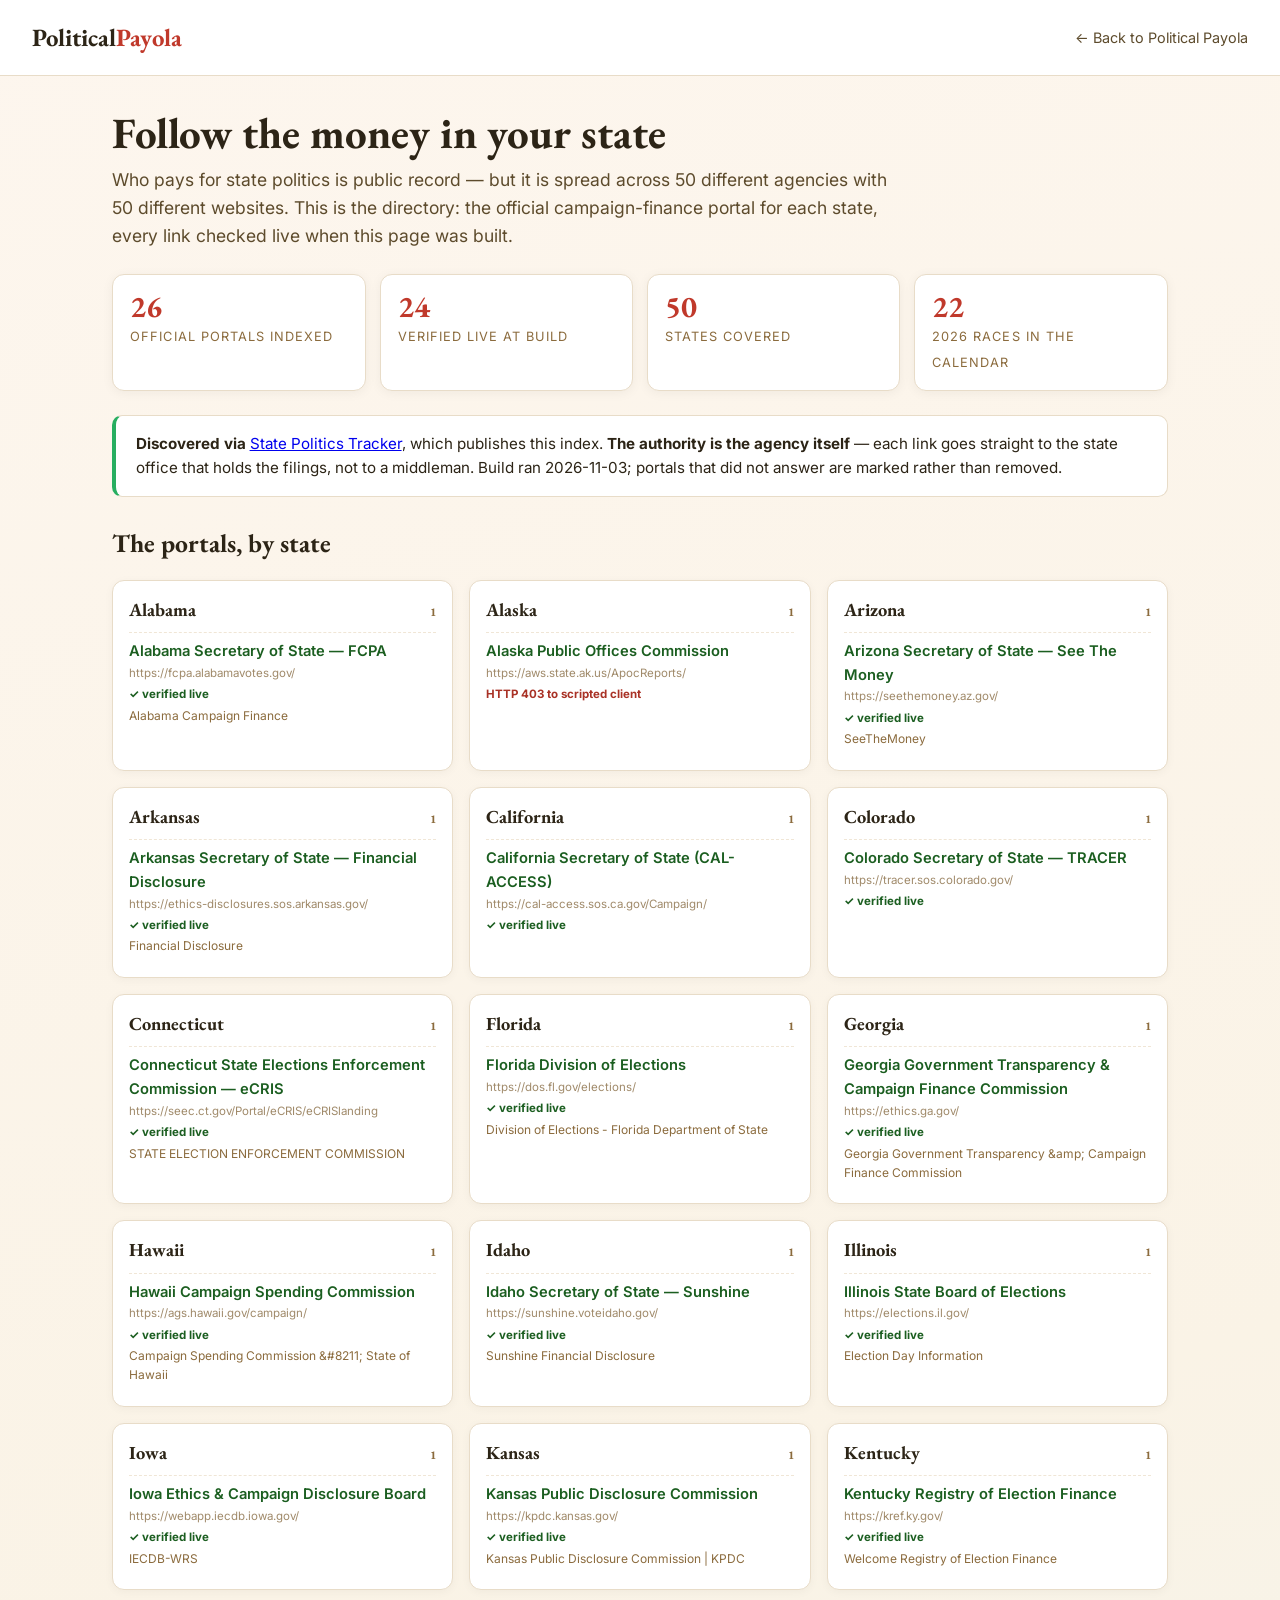
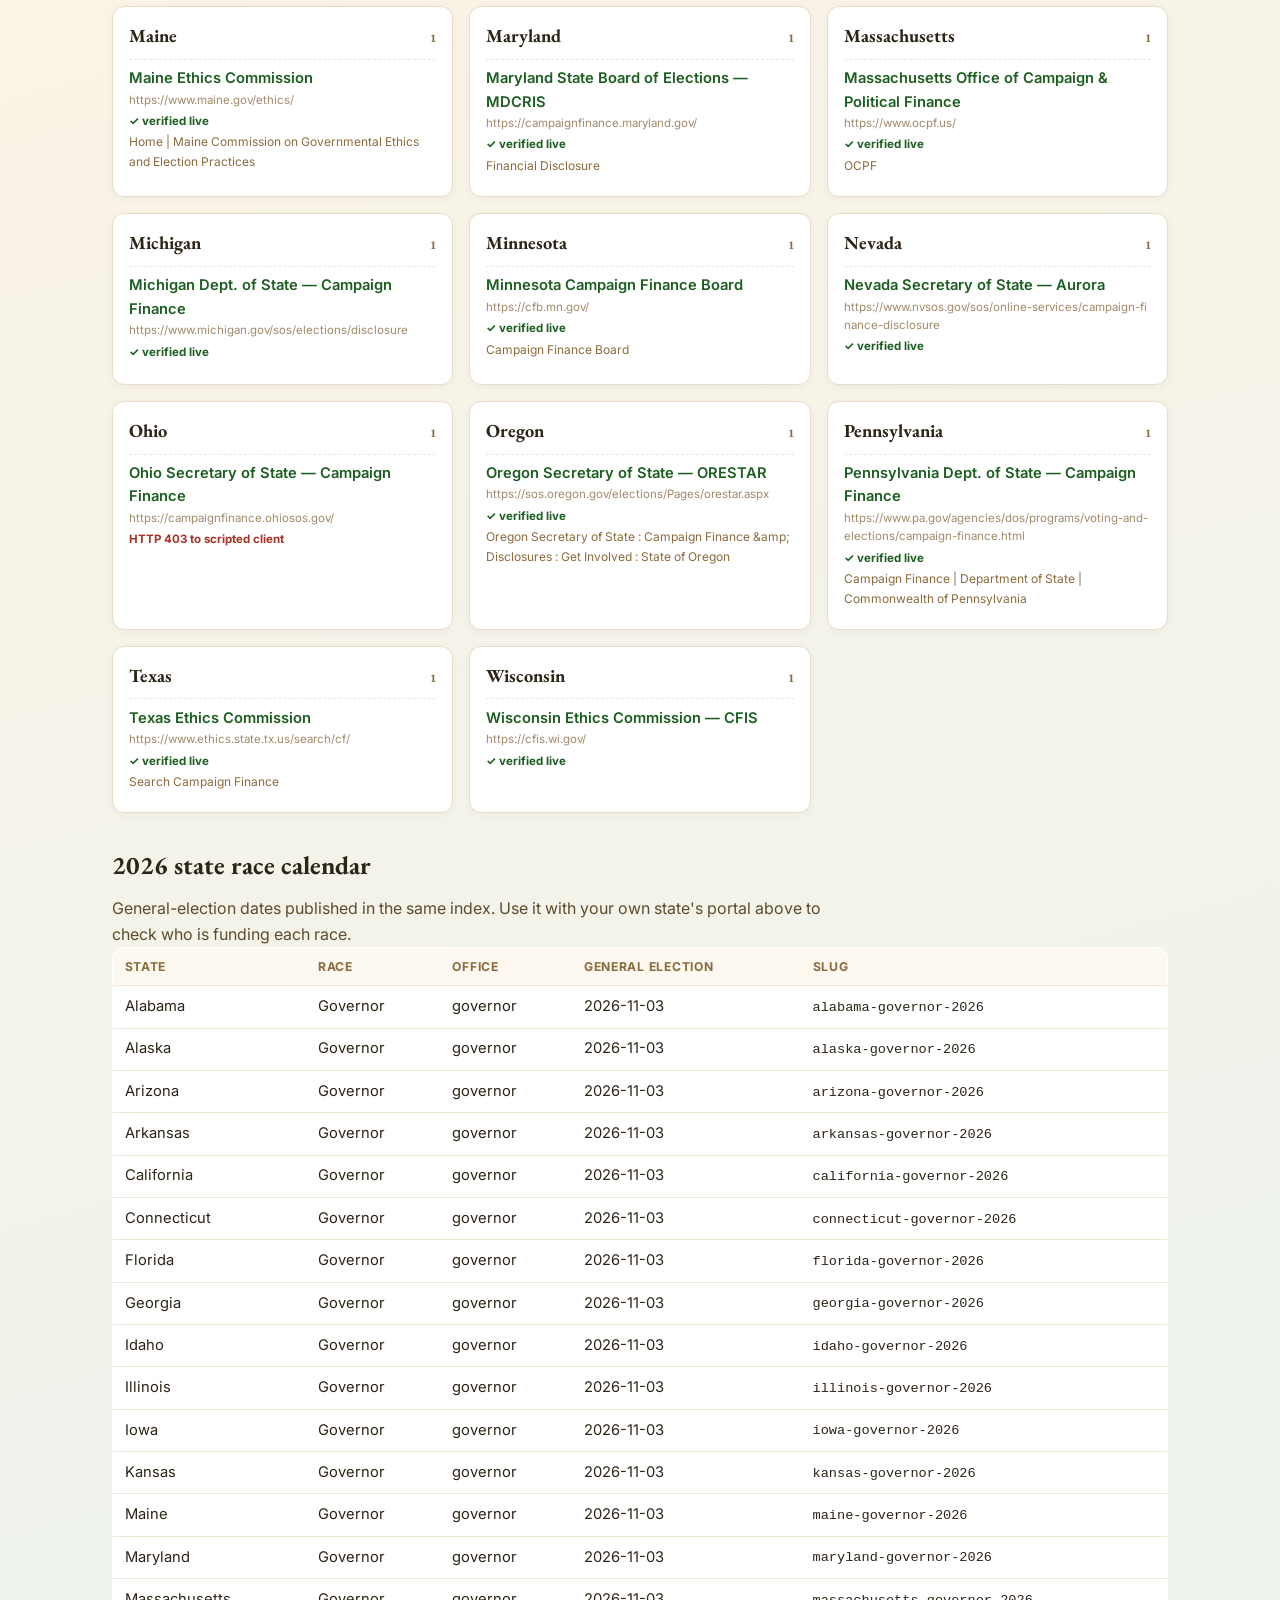
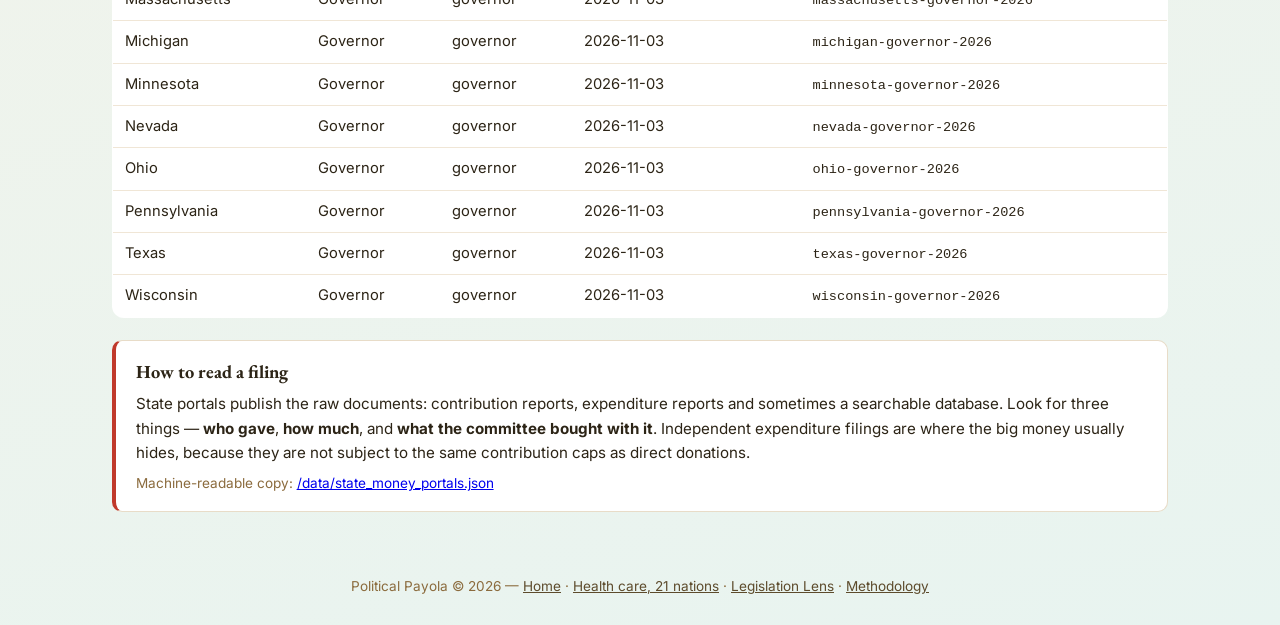
<file: state-money-portals.html>
<!DOCTYPE html>
<html lang="en" dir="ltr">
<head>
<meta charset="UTF-8">
<meta name="viewport" content="width=device-width, initial-scale=1.0">
<title>Follow the money in your state — official campaign-finance portals — Political Payola</title>
<meta name="description" content="The official state agency that publishes campaign-finance filings for each state, with every link verified live at build time, plus the 2026 state race calendar.">
<link rel="preconnect" href="https://fonts.googleapis.com">
<link href="https://fonts.googleapis.com/css2?family=EB+Garamond:wght@400;600;700&family=Inter:wght@400;500;600;700&display=swap" rel="stylesheet">
<style>
*{margin:0;padding:0;box-sizing:border-box}
body{font-family:'Inter',system-ui,sans-serif;background:linear-gradient(165deg,#fdf6ee,#faf3e6 40%,#e8f4f0);color:#2c2416;line-height:1.6}
header{background:#fff;border-bottom:1px solid #e8dcc8;padding:1.1rem 2rem;display:flex;justify-content:space-between;align-items:center;flex-wrap:wrap;gap:1rem}
.logo{font-family:'EB Garamond',serif;font-size:1.55rem;font-weight:700;text-decoration:none;color:#2c2416}
.logo span{color:#c0392b}
.back{color:#5d4b2c;text-decoration:none;font-size:.9rem}
main{max-width:1100px;margin:2rem auto;padding:0 1.4rem}
h1{font-family:'EB Garamond',serif;font-size:clamp(1.9rem,4vw,2.7rem);line-height:1.15;margin-bottom:.5rem}
.lede{font-size:1.1rem;color:#5d4b2c;max-width:72ch}
.stats{display:grid;grid-template-columns:repeat(auto-fit,minmax(190px,1fr));gap:14px;margin:1.5rem 0}
.s{background:#fff;border:1px solid #e8dcc8;border-radius:12px;padding:15px 17px;box-shadow:0 2px 12px rgba(0,0,0,.05)}
.s b{display:block;font-size:1.9rem;color:#c0392b;font-family:'EB Garamond',serif;line-height:1.1}
.s span{font-size:.8rem;text-transform:uppercase;letter-spacing:.08em;color:#8b6b3d}
.grid{display:grid;grid-template-columns:repeat(auto-fill,minmax(330px,1fr));gap:16px;margin:1rem 0 2rem}
.st{background:#fff;border:1px solid #e8dcc8;border-radius:12px;padding:14px 16px;box-shadow:0 2px 10px rgba(0,0,0,.04)}
.st h3{font-family:'EB Garamond',serif;font-size:1.15rem;margin-bottom:.5rem;display:flex;justify-content:space-between;align-items:baseline}
.st h3 em{font-style:normal;font-size:.75rem;color:#8b6b3d}
.st ul{list-style:none}
.st li{padding:.45rem 0;border-top:1px dashed #f0e6d6;font-size:.92rem}
.st li a{color:#1b5e20;font-weight:600;text-decoration:none}
.st li a:hover{text-decoration:underline}
.u{display:block;font-size:.72rem;color:#a08a6a;word-break:break-all}
.ok{font-size:.72rem;color:#1b5e20;font-weight:700}
.bad{font-size:.72rem;color:#a93226;font-weight:700}
.t{display:block;font-size:.75rem;color:#8b6b3d}
table{width:100%;border-collapse:collapse;background:#fff;border:1px solid #e8dcc8;border-radius:12px;overflow:hidden;font-size:.92rem}
th,td{padding:.55rem .7rem;text-align:left;border-bottom:1px solid #f0e6d6}
th{background:#fdf8f0;font-size:.76rem;text-transform:uppercase;letter-spacing:.06em;color:#8b6b3d}
code{font-family:ui-monospace,Consolas,monospace;font-size:.85rem}
.note{background:#fff;border:1px solid #e8dcc8;border-left:4px solid #27ae60;border-radius:10px;padding:1rem 1.2rem;margin:1.4rem 0;font-size:.95rem}
footer{text-align:center;padding:2rem;color:#8b6b3d;font-size:.85rem}
footer a{color:#5d4b2c}
h2{font-family:'EB Garamond',serif;font-size:1.6rem;margin:1.6rem 0 .6rem}
</style>
</head>
<body>
<header>
  <a class="logo" href="/">Political<span>Payola</span></a>
  <a class="back" href="/">← Back to Political Payola</a>
</header>
<main>
  <h1>Follow the money in your state</h1>
  <p class="lede">Who pays for state politics is public record — but it is spread across 50 different agencies with 50 different websites. This is the directory: the official campaign-finance portal for each state, every link checked live when this page was built.</p>

  <div class="stats">
    <div class="s"><b>26</b><span>Official portals indexed</span></div>
    <div class="s"><b>24</b><span>Verified live at build</span></div>
    <div class="s"><b>50</b><span>States covered</span></div>
    <div class="s"><b>22</b><span>2026 races in the calendar</span></div>
  </div>

  <div class="note">
    <p><strong>Discovered via</strong> <a href="https://statepoliticstracker.com/" target="_blank" rel="noopener noreferrer">State Politics Tracker</a>, which publishes this index.
    <strong>The authority is the agency itself</strong> — each link goes straight to the state office that holds the filings, not to a middleman.
    Build ran 2026-11-03; portals that did not answer are marked rather than removed.</p>
  </div>

  <h2>The portals, by state</h2>
  <div class="grid">
    <section class="st"><h3>Alabama <em>1</em></h3><ul><li><a href="https://fcpa.alabamavotes.gov/" target="_blank" rel="noopener noreferrer">Alabama Secretary of State — FCPA</a><span class="u">https://fcpa.alabamavotes.gov/</span> <span class="ok">✓ verified live</span><span class="t">Alabama Campaign Finance</span></li></ul></section><section class="st"><h3>Alaska <em>1</em></h3><ul><li><a href="https://aws.state.ak.us/ApocReports/" target="_blank" rel="noopener noreferrer">Alaska Public Offices Commission</a><span class="u">https://aws.state.ak.us/ApocReports/</span> <span class="bad">HTTP 403 to scripted client</span></li></ul></section><section class="st"><h3>Arizona <em>1</em></h3><ul><li><a href="https://seethemoney.az.gov/" target="_blank" rel="noopener noreferrer">Arizona Secretary of State — See The Money</a><span class="u">https://seethemoney.az.gov/</span> <span class="ok">✓ verified live</span><span class="t">SeeTheMoney</span></li></ul></section><section class="st"><h3>Arkansas <em>1</em></h3><ul><li><a href="https://ethics-disclosures.sos.arkansas.gov/" target="_blank" rel="noopener noreferrer">Arkansas Secretary of State — Financial Disclosure</a><span class="u">https://ethics-disclosures.sos.arkansas.gov/</span> <span class="ok">✓ verified live</span><span class="t">Financial Disclosure</span></li></ul></section><section class="st"><h3>California <em>1</em></h3><ul><li><a href="https://cal-access.sos.ca.gov/Campaign/" target="_blank" rel="noopener noreferrer">California Secretary of State (CAL-ACCESS)</a><span class="u">https://cal-access.sos.ca.gov/Campaign/</span> <span class="ok">✓ verified live</span></li></ul></section><section class="st"><h3>Colorado <em>1</em></h3><ul><li><a href="https://tracer.sos.colorado.gov/" target="_blank" rel="noopener noreferrer">Colorado Secretary of State — TRACER</a><span class="u">https://tracer.sos.colorado.gov/</span> <span class="ok">✓ verified live</span></li></ul></section><section class="st"><h3>Connecticut <em>1</em></h3><ul><li><a href="https://seec.ct.gov/Portal/eCRIS/eCRISlanding" target="_blank" rel="noopener noreferrer">Connecticut State Elections Enforcement Commission — eCRIS</a><span class="u">https://seec.ct.gov/Portal/eCRIS/eCRISlanding</span> <span class="ok">✓ verified live</span><span class="t">STATE ELECTION ENFORCEMENT COMMISSION</span></li></ul></section><section class="st"><h3>Florida <em>1</em></h3><ul><li><a href="https://dos.fl.gov/elections/" target="_blank" rel="noopener noreferrer">Florida Division of Elections</a><span class="u">https://dos.fl.gov/elections/</span> <span class="ok">✓ verified live</span><span class="t">Division of Elections  - Florida Department of State</span></li></ul></section><section class="st"><h3>Georgia <em>1</em></h3><ul><li><a href="https://ethics.ga.gov/" target="_blank" rel="noopener noreferrer">Georgia Government Transparency &amp; Campaign Finance Commission</a><span class="u">https://ethics.ga.gov/</span> <span class="ok">✓ verified live</span><span class="t">Georgia Government Transparency &amp;amp; Campaign Finance Commission</span></li></ul></section><section class="st"><h3>Hawaii <em>1</em></h3><ul><li><a href="https://ags.hawaii.gov/campaign/" target="_blank" rel="noopener noreferrer">Hawaii Campaign Spending Commission</a><span class="u">https://ags.hawaii.gov/campaign/</span> <span class="ok">✓ verified live</span><span class="t">Campaign Spending Commission &amp;#8211; State of Hawaii</span></li></ul></section><section class="st"><h3>Idaho <em>1</em></h3><ul><li><a href="https://sunshine.voteidaho.gov/" target="_blank" rel="noopener noreferrer">Idaho Secretary of State — Sunshine</a><span class="u">https://sunshine.voteidaho.gov/</span> <span class="ok">✓ verified live</span><span class="t">Sunshine Financial Disclosure</span></li></ul></section><section class="st"><h3>Illinois <em>1</em></h3><ul><li><a href="https://elections.il.gov/" target="_blank" rel="noopener noreferrer">Illinois State Board of Elections</a><span class="u">https://elections.il.gov/</span> <span class="ok">✓ verified live</span><span class="t">Election Day Information</span></li></ul></section><section class="st"><h3>Iowa <em>1</em></h3><ul><li><a href="https://webapp.iecdb.iowa.gov/" target="_blank" rel="noopener noreferrer">Iowa Ethics &amp; Campaign Disclosure Board</a><span class="u">https://webapp.iecdb.iowa.gov/</span> <span class="ok">✓ verified live</span><span class="t">IECDB-WRS</span></li></ul></section><section class="st"><h3>Kansas <em>1</em></h3><ul><li><a href="https://kpdc.kansas.gov/" target="_blank" rel="noopener noreferrer">Kansas Public Disclosure Commission</a><span class="u">https://kpdc.kansas.gov/</span> <span class="ok">✓ verified live</span><span class="t">Kansas Public Disclosure Commission | KPDC</span></li></ul></section><section class="st"><h3>Kentucky <em>1</em></h3><ul><li><a href="https://kref.ky.gov/" target="_blank" rel="noopener noreferrer">Kentucky Registry of Election Finance</a><span class="u">https://kref.ky.gov/</span> <span class="ok">✓ verified live</span><span class="t">Welcome

        
    Registry of Election Finance</span></li></ul></section><section class="st"><h3>Maine <em>1</em></h3><ul><li><a href="https://www.maine.gov/ethics/" target="_blank" rel="noopener noreferrer">Maine Ethics Commission</a><span class="u">https://www.maine.gov/ethics/</span> <span class="ok">✓ verified live</span><span class="t">Home | Maine Commission on Governmental Ethics and Election Practices</span></li></ul></section><section class="st"><h3>Maryland <em>1</em></h3><ul><li><a href="https://campaignfinance.maryland.gov/" target="_blank" rel="noopener noreferrer">Maryland State Board of Elections — MDCRIS</a><span class="u">https://campaignfinance.maryland.gov/</span> <span class="ok">✓ verified live</span><span class="t">Financial Disclosure</span></li></ul></section><section class="st"><h3>Massachusetts <em>1</em></h3><ul><li><a href="https://www.ocpf.us/" target="_blank" rel="noopener noreferrer">Massachusetts Office of Campaign &amp; Political Finance</a><span class="u">https://www.ocpf.us/</span> <span class="ok">✓ verified live</span><span class="t">OCPF</span></li></ul></section><section class="st"><h3>Michigan <em>1</em></h3><ul><li><a href="https://www.michigan.gov/sos/elections/disclosure" target="_blank" rel="noopener noreferrer">Michigan Dept. of State — Campaign Finance</a><span class="u">https://www.michigan.gov/sos/elections/disclosure</span> <span class="ok">✓ verified live</span></li></ul></section><section class="st"><h3>Minnesota <em>1</em></h3><ul><li><a href="https://cfb.mn.gov/" target="_blank" rel="noopener noreferrer">Minnesota Campaign Finance Board</a><span class="u">https://cfb.mn.gov/</span> <span class="ok">✓ verified live</span><span class="t">Campaign Finance Board</span></li></ul></section><section class="st"><h3>Nevada <em>1</em></h3><ul><li><a href="https://www.nvsos.gov/sos/online-services/campaign-finance-disclosure" target="_blank" rel="noopener noreferrer">Nevada Secretary of State — Aurora</a><span class="u">https://www.nvsos.gov/sos/online-services/campaign-finance-disclosure</span> <span class="ok">✓ verified live</span></li></ul></section><section class="st"><h3>Ohio <em>1</em></h3><ul><li><a href="https://campaignfinance.ohiosos.gov/" target="_blank" rel="noopener noreferrer">Ohio Secretary of State — Campaign Finance</a><span class="u">https://campaignfinance.ohiosos.gov/</span> <span class="bad">HTTP 403 to scripted client</span></li></ul></section><section class="st"><h3>Oregon <em>1</em></h3><ul><li><a href="https://sos.oregon.gov/elections/Pages/orestar.aspx" target="_blank" rel="noopener noreferrer">Oregon Secretary of State — ORESTAR</a><span class="u">https://sos.oregon.gov/elections/Pages/orestar.aspx</span> <span class="ok">✓ verified live</span><span class="t">Oregon Secretary of State : Campaign Finance &amp;amp; Disclosures : Get Involved : State of Oregon</span></li></ul></section><section class="st"><h3>Pennsylvania <em>1</em></h3><ul><li><a href="https://www.pa.gov/agencies/dos/programs/voting-and-elections/campaign-finance.html" target="_blank" rel="noopener noreferrer">Pennsylvania Dept. of State — Campaign Finance</a><span class="u">https://www.pa.gov/agencies/dos/programs/voting-and-elections/campaign-finance.html</span> <span class="ok">✓ verified live</span><span class="t">Campaign Finance | Department of State | Commonwealth of Pennsylvania</span></li></ul></section><section class="st"><h3>Texas <em>1</em></h3><ul><li><a href="https://www.ethics.state.tx.us/search/cf/" target="_blank" rel="noopener noreferrer">Texas Ethics Commission</a><span class="u">https://www.ethics.state.tx.us/search/cf/</span> <span class="ok">✓ verified live</span><span class="t">Search Campaign Finance</span></li></ul></section><section class="st"><h3>Wisconsin <em>1</em></h3><ul><li><a href="https://cfis.wi.gov/" target="_blank" rel="noopener noreferrer">Wisconsin Ethics Commission — CFIS</a><span class="u">https://cfis.wi.gov/</span> <span class="ok">✓ verified live</span></li></ul></section>
  </div>

  <h2>2026 state race calendar</h2>
  <p class="lede" style="font-size:1rem">General-election dates published in the same index. Use it with your own state's portal above to check who is funding each race.</p>
  <table>
    <thead><tr><th>State</th><th>Race</th><th>Office</th><th>General election</th><th>Slug</th></tr></thead>
    <tbody><tr><td>Alabama</td><td>Governor</td><td>governor</td><td>2026-11-03</td><td><code>alabama-governor-2026</code></td></tr><tr><td>Alaska</td><td>Governor</td><td>governor</td><td>2026-11-03</td><td><code>alaska-governor-2026</code></td></tr><tr><td>Arizona</td><td>Governor</td><td>governor</td><td>2026-11-03</td><td><code>arizona-governor-2026</code></td></tr><tr><td>Arkansas</td><td>Governor</td><td>governor</td><td>2026-11-03</td><td><code>arkansas-governor-2026</code></td></tr><tr><td>California</td><td>Governor</td><td>governor</td><td>2026-11-03</td><td><code>california-governor-2026</code></td></tr><tr><td>Connecticut</td><td>Governor</td><td>governor</td><td>2026-11-03</td><td><code>connecticut-governor-2026</code></td></tr><tr><td>Florida</td><td>Governor</td><td>governor</td><td>2026-11-03</td><td><code>florida-governor-2026</code></td></tr><tr><td>Georgia</td><td>Governor</td><td>governor</td><td>2026-11-03</td><td><code>georgia-governor-2026</code></td></tr><tr><td>Idaho</td><td>Governor</td><td>governor</td><td>2026-11-03</td><td><code>idaho-governor-2026</code></td></tr><tr><td>Illinois</td><td>Governor</td><td>governor</td><td>2026-11-03</td><td><code>illinois-governor-2026</code></td></tr><tr><td>Iowa</td><td>Governor</td><td>governor</td><td>2026-11-03</td><td><code>iowa-governor-2026</code></td></tr><tr><td>Kansas</td><td>Governor</td><td>governor</td><td>2026-11-03</td><td><code>kansas-governor-2026</code></td></tr><tr><td>Maine</td><td>Governor</td><td>governor</td><td>2026-11-03</td><td><code>maine-governor-2026</code></td></tr><tr><td>Maryland</td><td>Governor</td><td>governor</td><td>2026-11-03</td><td><code>maryland-governor-2026</code></td></tr><tr><td>Massachusetts</td><td>Governor</td><td>governor</td><td>2026-11-03</td><td><code>massachusetts-governor-2026</code></td></tr><tr><td>Michigan</td><td>Governor</td><td>governor</td><td>2026-11-03</td><td><code>michigan-governor-2026</code></td></tr><tr><td>Minnesota</td><td>Governor</td><td>governor</td><td>2026-11-03</td><td><code>minnesota-governor-2026</code></td></tr><tr><td>Nevada</td><td>Governor</td><td>governor</td><td>2026-11-03</td><td><code>nevada-governor-2026</code></td></tr><tr><td>Ohio</td><td>Governor</td><td>governor</td><td>2026-11-03</td><td><code>ohio-governor-2026</code></td></tr><tr><td>Pennsylvania</td><td>Governor</td><td>governor</td><td>2026-11-03</td><td><code>pennsylvania-governor-2026</code></td></tr><tr><td>Texas</td><td>Governor</td><td>governor</td><td>2026-11-03</td><td><code>texas-governor-2026</code></td></tr><tr><td>Wisconsin</td><td>Governor</td><td>governor</td><td>2026-11-03</td><td><code>wisconsin-governor-2026</code></td></tr></tbody>
  </table>

  <div class="note" style="border-left-color:#c0392b">
    <h3 style="font-family:'EB Garamond',serif;font-size:1.15rem;margin-bottom:.35rem">How to read a filing</h3>
    <p>State portals publish the raw documents: contribution reports, expenditure reports and sometimes a searchable database. Look for three things — <strong>who gave</strong>, <strong>how much</strong>, and <strong>what the committee bought with it</strong>. Independent expenditure filings are where the big money usually hides, because they are not subject to the same contribution caps as direct donations.</p>
    <p style="font-size:.85rem;color:#8b6b3d;margin-top:.5rem">Machine-readable copy: <a href="/data/state_money_portals.json">/data/state_money_portals.json</a></p>
  </div>
</main>
<footer>
  Political Payola &copy; 2026 &mdash; <a href="/">Home</a> &middot; <a href="/healthcare_compare.html">Health care, 21 nations</a> &middot; <a href="/legislation_lens.html">Legislation Lens</a> &middot; <a href="/METHODOLOGY.md">Methodology</a>
</footer>
</body>
</html>
</file>
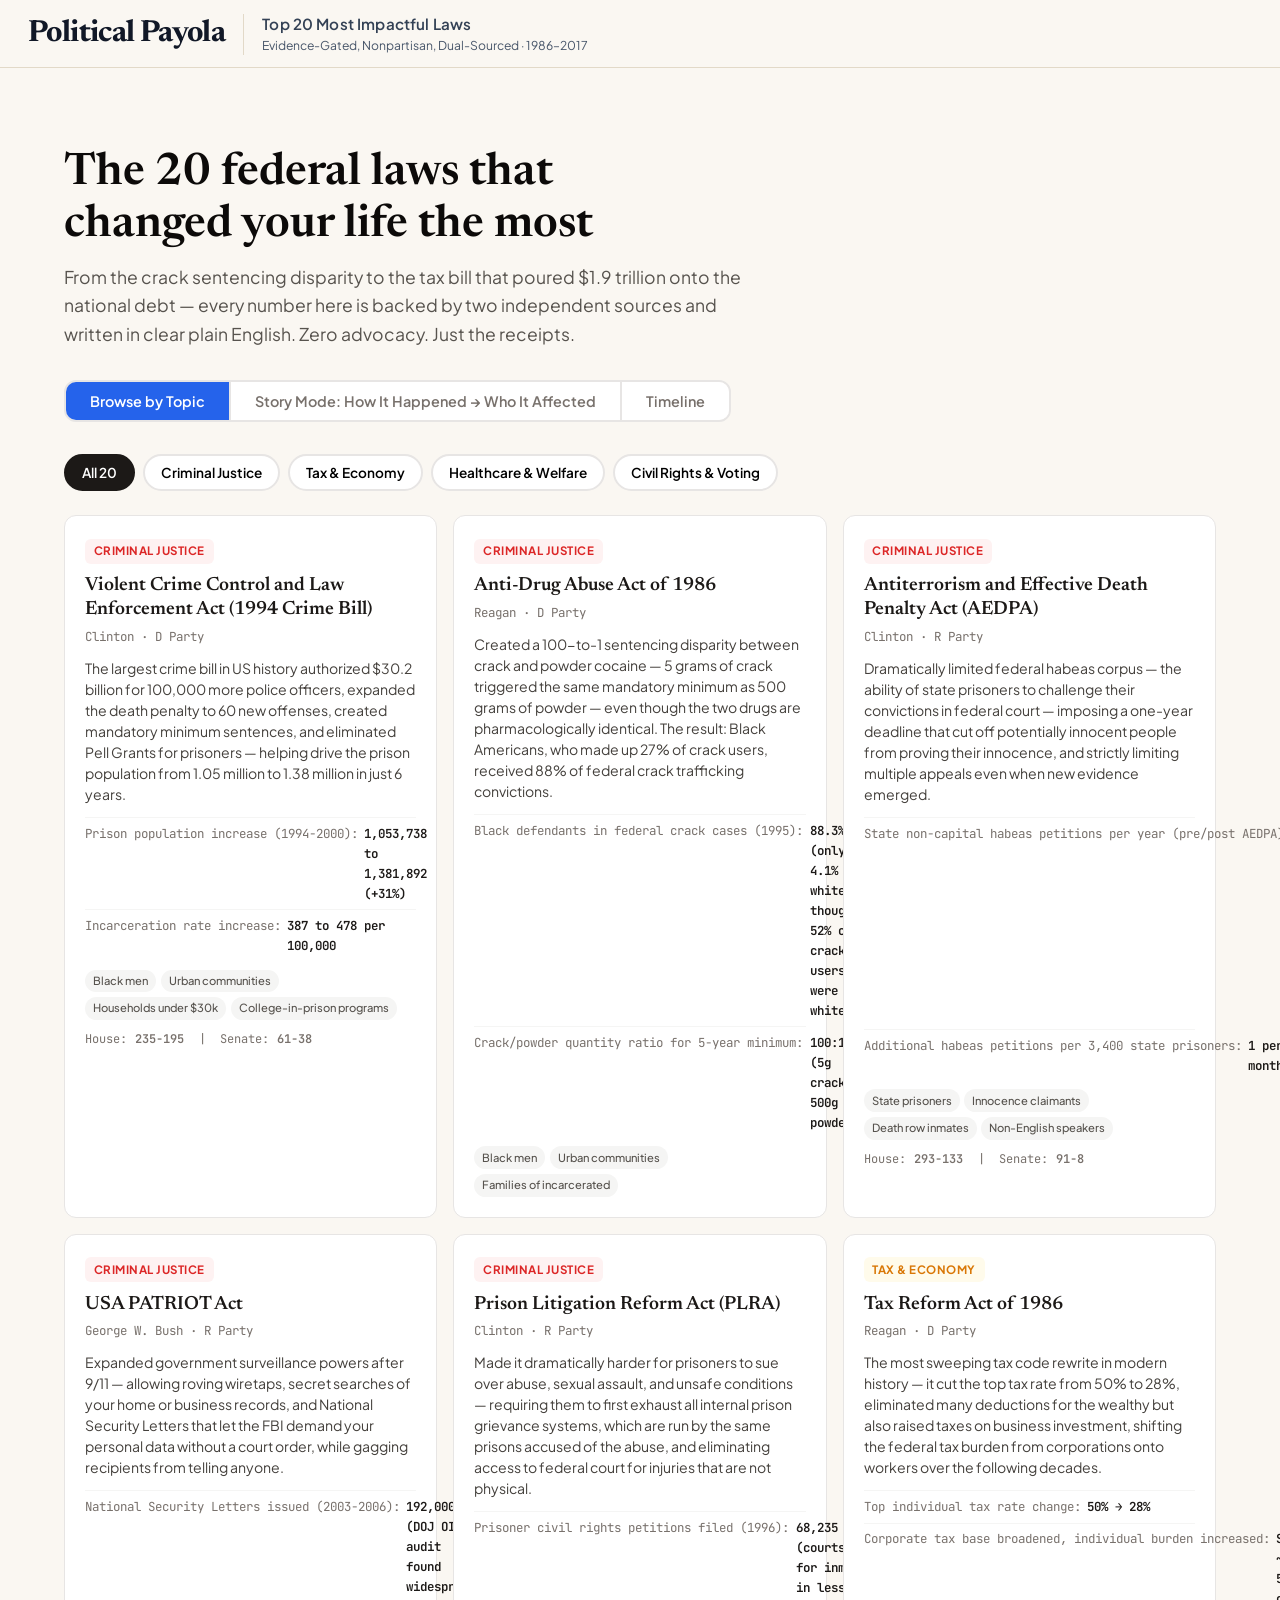
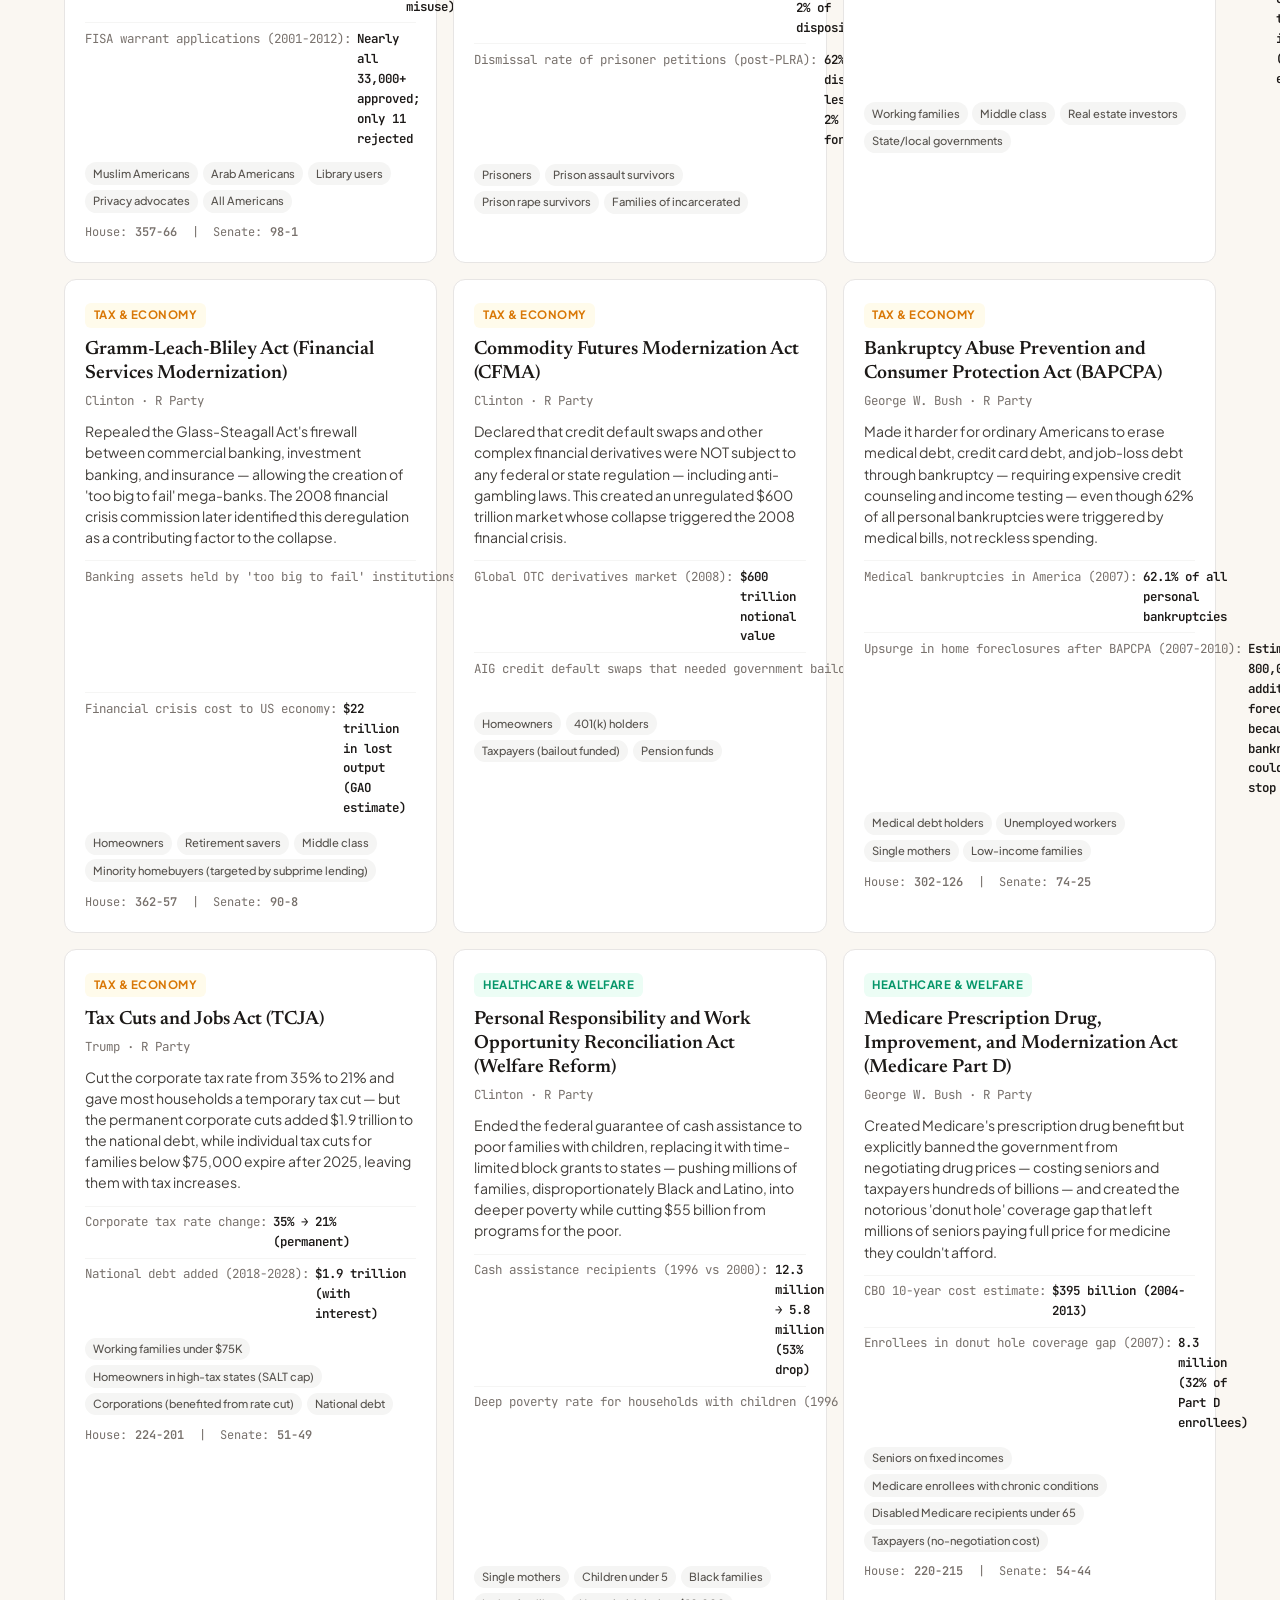
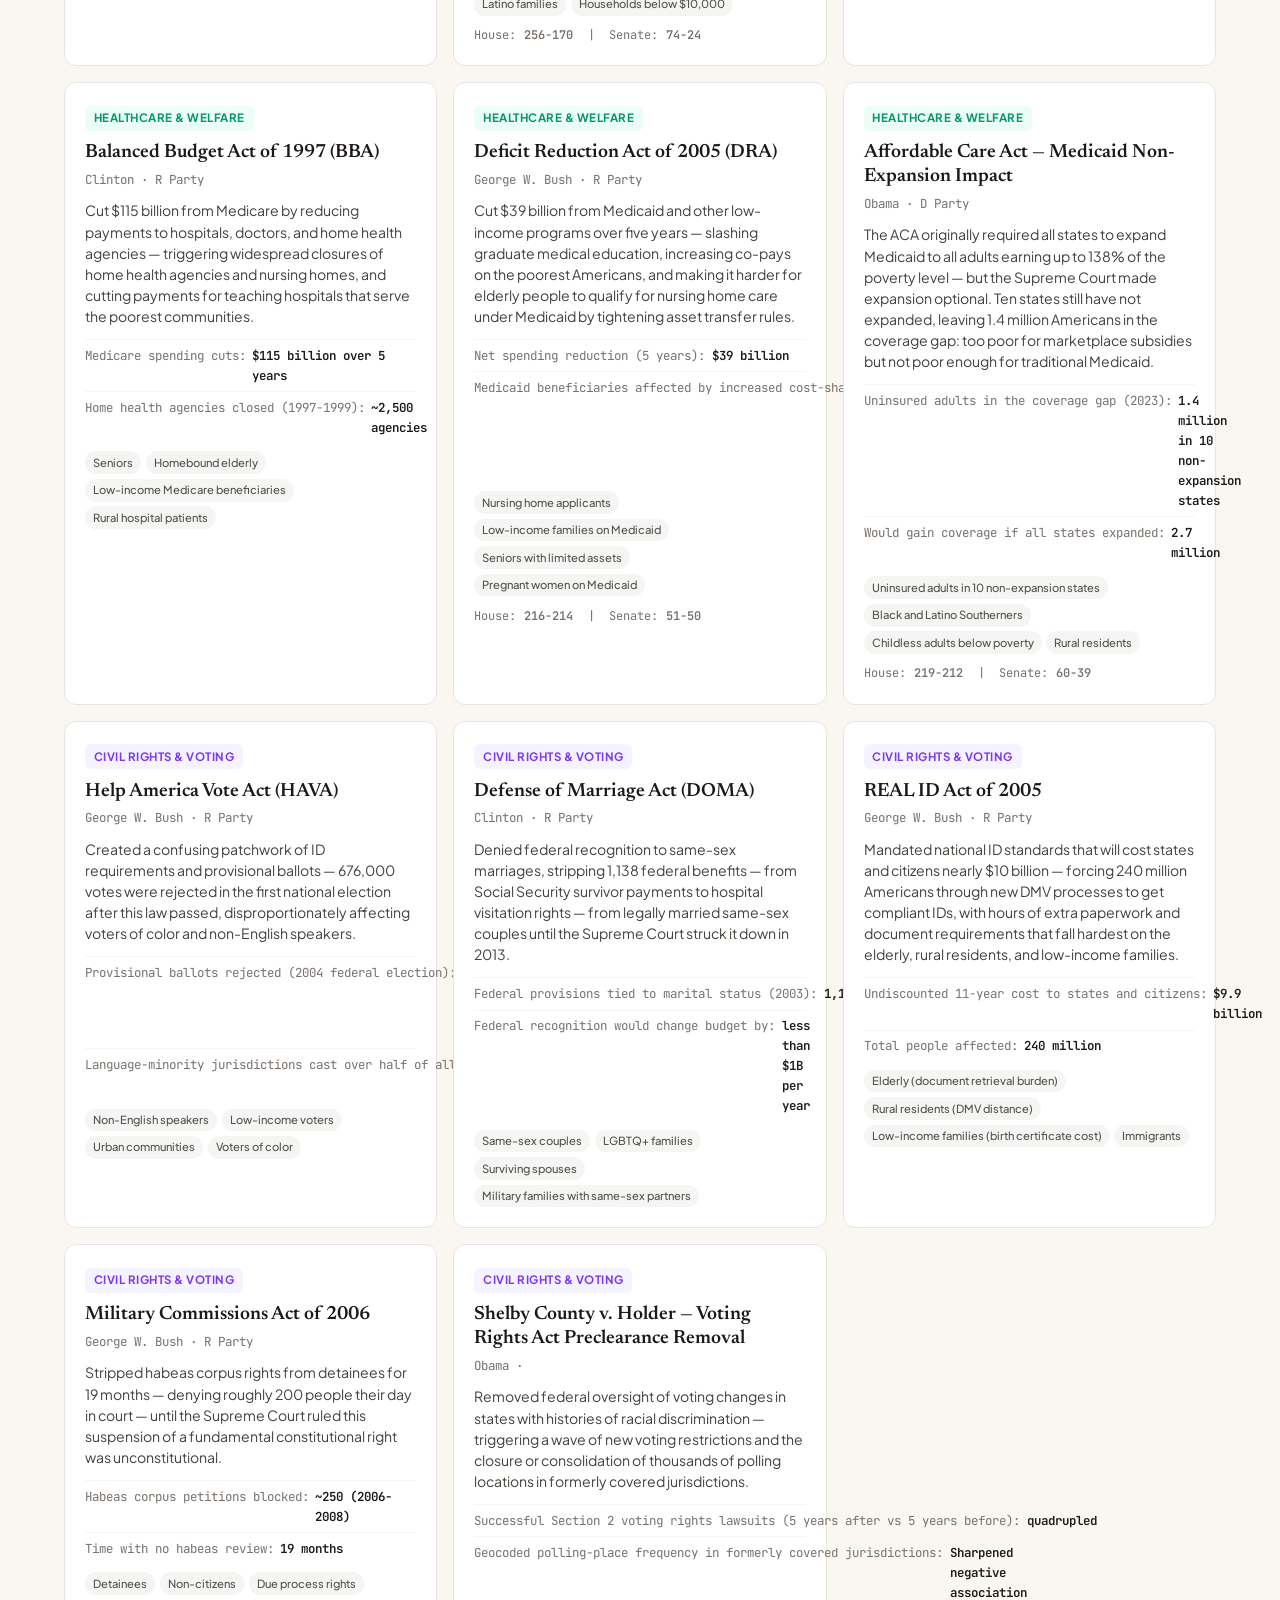
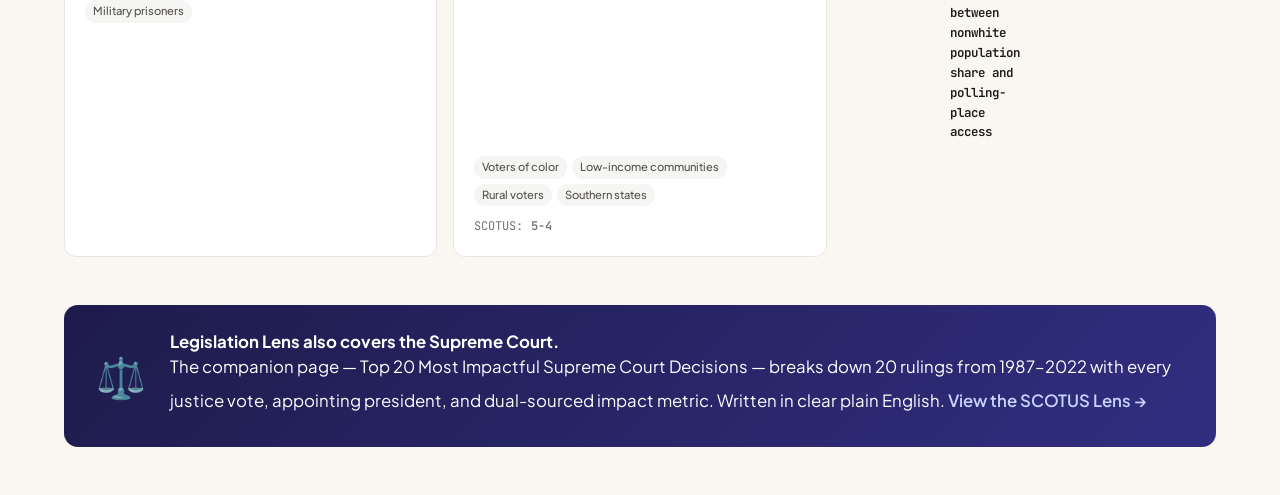
<file: top20-bills.html>
<!DOCTYPE html>
<html lang="en">
<head>
  <meta charset="UTF-8">
  <meta name="viewport" content="width=device-width, initial-scale=1.0">
  <title>Top 20 Most Impactful Laws (1986–2017) — Political Payola</title>
  <meta name="description" content="Evidence-gated, nonpartisan analysis of the 20 most impactful federal laws from the Anti-Drug Abuse Act 1986 through the TCJA 2017. Every number dual-sourced.">
  <link rel="canonical" href="https://politicalpayola.com/top20-bills.html">
  <link rel="alternate" hreflang="en" href="https://politicalpayola.com/top20-bills.html">
  <link rel="alternate" hreflang="es" href="https://politicalpayola.com/top20-bills.html?lang=es">
  <meta property="og:type" content="website">
  <meta property="og:site_name" content="Political Payola">
  <meta property="og:title" content="Top 20 Most Impactful Federal Laws (1986–2017)">
  <meta property="og:description" content="Evidence-gated, dual-sourced breakdown: what passed, who voted for it, what it actually cost you.">
  <meta property="og:url" content="https://politicalpayola.com/top20-bills.html">
  <meta name="twitter:card" content="summary_large_image">
  <link rel="preconnect" href="https://fonts.googleapis.com">
  <link rel="preconnect" href="https://fonts.gstatic.com" crossorigin>
  <link href="https://fonts.googleapis.com/css2?family=Newsreader:ital,opsz,wght@0,6..72,400;0,6..72,500;0,6..72,600;0,6..72,700;1,6..72,400;1,6..72,600&family=Plus+Jakarta+Sans:wght@400;500;600;700;800&family=JetBrains+Mono:wght@400;500;600&display=swap" rel="stylesheet">
  <link rel="stylesheet" href="styles.css?v=20261031a">
  <style>
    :root {
      --cat-cj: #dc2626;
      --cat-tax: #d97706;
      --cat-hw: #059669;
      --cat-cv: #7c3aed;
      --bg-card: #fafaf9;
      --border-card: #e7e5e4;
      --fg-body: #1c1917;
      --fg-muted: #78716c;
      --accent: #2563eb;
    }

    .top20-wrap { max-width: 1200px; margin: 0 auto; padding: 2rem 1.5rem; }

    /* Intro hero */
    .top20-hero { margin: 3rem 0 2rem; }
    .top20-hero h1 { font-family: 'Newsreader', serif; font-size: 2.8rem; font-weight: 600; line-height: 1.15; color: #0c0a09; margin: 0 0 0.75rem; }
    .top20-hero .subtitle { font-family: 'Plus Jakarta Sans', sans-serif; font-size: 1.1rem; color: #57534e; max-width: 700px; line-height: 1.6; }

    /* Mode toggle */
    .mode-bar { display: flex; gap: 0; margin: 2rem 0; border: 2px solid var(--border-card); border-radius: 12px; overflow: hidden; width: fit-content; }
    .mode-bar button { font-family: 'Plus Jakarta Sans', sans-serif; font-size: 0.9rem; font-weight: 600; padding: 0.65rem 1.5rem; background: white; color: var(--fg-muted); border: none; cursor: pointer; transition: all .15s; }
    .mode-bar button.active { background: var(--accent); color: white; }
    .mode-bar button:not(:last-child) { border-right: 2px solid var(--border-card); }
    .mode-bar button:hover:not(.active) { background: #f5f5f4; color: var(--fg-body); }

    /* Category tabs */
    .cat-tabs { display: flex; gap: 0.5rem; flex-wrap: wrap; margin: 1.5rem 0; }
    .cat-tab { font-family: 'Plus Jakarta Sans', sans-serif; font-size: 0.85rem; font-weight: 600; padding: 0.5rem 1rem; border-radius: 100px; border: 2px solid var(--border-card); background: white; cursor: pointer; transition: all .15s; }
    .cat-tab.active { background: var(--fg-body); color: white; border-color: var(--fg-body); }
    .cat-tab.cj.active { background: var(--cat-cj); border-color: var(--cat-cj); }
    .cat-tab.tax.active { background: var(--cat-tax); border-color: var(--cat-tax); }
    .cat-tab.hw.active { background: var(--cat-hw); border-color: var(--cat-hw); }
    .cat-tab.cv.active { background: var(--cat-cv); border-color: var(--cat-cv); }

    /* Impact Grid */
    .impact-grid { display: grid; grid-template-columns: repeat(auto-fill, minmax(340px, 1fr)); gap: 1rem; }
    .bill-card { background: white; border: 1.5px solid var(--border-card); border-radius: 12px; padding: 1.25rem; transition: box-shadow .15s, transform .15s; cursor: default; }
    .bill-card:hover { box-shadow: 0 4px 24px rgba(0,0,0,.07); transform: translateY(-1px); }
    .bill-card .cat-badge { display: inline-block; font-family: 'Plus Jakarta Sans', sans-serif; font-size: 0.72rem; font-weight: 700; text-transform: uppercase; letter-spacing: 0.5px; padding: 0.2rem 0.55rem; border-radius: 6px; margin-bottom: 0.65rem; }
    .bill-card .cat-badge.cj { background: #fef2f2; color: var(--cat-cj); }
    .bill-card .cat-badge.tax { background: #fffbeb; color: var(--cat-tax); }
    .bill-card .cat-badge.hw { background: #ecfdf5; color: var(--cat-hw); }
    .bill-card .cat-badge.cv { background: #f5f3ff; color: var(--cat-cv); }
    .bill-card h3 { font-family: 'Newsreader', serif; font-size: 1.2rem; font-weight: 600; margin: 0 0 0.3rem; color: var(--fg-body); line-height: 1.25; }
    .bill-card .year { font-family: 'JetBrains Mono', monospace; font-size: 0.78rem; color: var(--fg-muted); margin-bottom: 0.65rem; }
    .bill-card .impact { font-family: 'Plus Jakarta Sans', sans-serif; font-size: 0.88rem; line-height: 1.5; color: #44403c; margin-bottom: 0.75rem; }
    .impact-metric { display: flex; gap: 0.4rem; align-items: baseline; font-family: 'JetBrains Mono', monospace; font-size: 0.78rem; padding: 0.35rem 0; border-top: 1px solid #f5f5f4; }
    .impact-metric .metric-label { color: var(--fg-muted); flex-shrink: 0; }
    .impact-metric .metric-val { font-weight: 600; color: var(--fg-body); }
    .bill-card .demos { display: flex; flex-wrap: wrap; gap: 0.3rem; margin-top: 0.5rem; }
    .bill-card .demo-tag { font-size: 0.7rem; font-weight: 500; padding: 0.15rem 0.5rem; border-radius: 100px; background: #f5f5f4; color: #57534e; }
    .bill-card .vote-row { display: flex; gap: 0.5rem; margin-top: 0.65rem; font-size: 0.75rem; font-family: 'JetBrains Mono', monospace; color: var(--fg-muted); }
    .vote-row span { font-weight: 600; }

    /* Story mode */
    .story-view { display: none; }
    .story-view.active { display: block; }
    .story-card { max-width: 800px; margin: 0 auto; background: white; border: 1.5px solid var(--border-card); border-radius: 16px; padding: 2rem; margin-bottom: 1.5rem; }
    .story-card h2 { font-family: 'Newsreader', serif; font-size: 1.6rem; font-weight: 600; margin: 0 0 0.5rem; color: var(--fg-body); }
    .story-section { margin: 1.25rem 0; padding: 1rem 0; border-top: 1px solid #f5f5f4; }
    .story-section h4 { font-family: 'Plus Jakarta Sans', sans-serif; font-size: 0.78rem; font-weight: 700; text-transform: uppercase; letter-spacing: 0.5px; color: var(--fg-muted); margin: 0 0 0.5rem; }
    .story-section p { font-family: 'Plus Jakarta Sans', sans-serif; font-size: 0.95rem; line-height: 1.65; color: #44403c; }
    .story-section .num-block { background: #fafaf9; border-left: 3px solid var(--accent); padding: 1rem; margin: 1rem 0; }
    .story-section .num-block .big-num { font-family: 'Newsreader', serif; font-size: 2rem; font-weight: 700; color: var(--accent); }
    .story-section .num-block .num-label { font-family: 'Plus Jakarta Sans', sans-serif; font-size: 0.85rem; color: var(--fg-muted); margin-top: 0.25rem; }
    .source-cite { font-family: 'JetBrains Mono', monospace; font-size: 0.7rem; color: var(--fg-muted); margin-top: 0.4rem; }
    .source-cite a { color: var(--accent); }

    /* SCOTUS banner */
    .scotus-banner { background: linear-gradient(135deg, #1e1b4b, #312e81); color: white; border-radius: 14px; padding: 1.5rem 2rem; margin: 3rem 0 1rem; display: flex; align-items: center; gap: 1.5rem; }
    .scotus-banner .gavel { font-size: 2.5rem; }
    .scotus-banner p { font-family: 'Plus Jakarta Sans', sans-serif; font-size: 1.05rem; line-height: 1.5; margin: 0; }
    .scotus-banner a { color: #c7d2fe; font-weight: 600; }

    /* Responsive */
    @media (max-width: 768px) {
      .top20-hero h1 { font-size: 2rem; }
      .impact-grid { grid-template-columns: 1fr; }
      .scotus-banner { flex-direction: column; text-align: center; }
    }

    .empty-state { text-align: center; padding: 3rem; color: var(--fg-muted); font-family: 'Plus Jakarta Sans', sans-serif; }
  </style>
</head>
<body>

<header class="topbar">
  <div class="topbar-inner">
    <div class="brand">
      <a href="/" style="text-decoration:none;color:inherit;">
        <span class="brand-wordmark">Political Payola</span>
      </a>
      <div class="brand-meta">
        <h1>Top 20 Most Impactful Laws</h1>
        <div class="brand-sub">Evidence-Gated, Nonpartisan, Dual-Sourced · 1986–2017</div>
      </div>
    </div>
  </div>
</header>

<div class="top20-wrap">
  <div class="top20-hero">
    <h1>The 20 federal laws that<br>changed your life the most</h1>
    <p class="subtitle">From the crack sentencing disparity to the tax bill that poured $1.9 trillion onto the national debt — every number here is backed by two independent sources and written in clear plain English. Zero advocacy. Just the receipts.</p>
  </div>

  <div class="mode-bar">
    <button id="mode-cards" class="active" onclick="setMode('cards')">Browse by Topic</button>
    <button id="mode-story" onclick="setMode('story')">Story Mode: How It Happened → Who It Affected</button>
    <button id="mode-timeline" onclick="setMode('timeline')">Timeline</button>
  </div>

  <!-- Category tabs -->
  <div class="cat-tabs" id="cat-tabs">
    <button class="cat-tab active" data-cat="all" onclick="filterCategory('all')">All 20</button>
    <button class="cat-tab cj" data-cat="Criminal Justice" onclick="filterCategory('Criminal Justice')">Criminal Justice</button>
    <button class="cat-tab tax" data-cat="Tax & Economy" onclick="filterCategory('Tax & Economy')">Tax & Economy</button>
    <button class="cat-tab hw" data-cat="Healthcare & Welfare" onclick="filterCategory('Healthcare & Welfare')">Healthcare & Welfare</button>
    <button class="cat-tab cv" data-cat="Civil Rights & Voting" onclick="filterCategory('Civil Rights & Voting')">Civil Rights & Voting</button>
  </div>

  <!-- CARD MODE -->
  <div id="view-cards" class="impact-grid"></div>

  <!-- STORY MODE -->
  <div id="view-story" class="story-view"></div>

  <!-- TIMELINE MODE -->
  <div id="view-timeline" class="story-view" style="text-align:center;padding:4rem 0;">
    <div style="font-family:'Plus Jakarta Sans',sans-serif;font-size:1.2rem;color:var(--fg-muted);">
      Timeline visualization loading...
    </div>
    <div id="timeline-viz" style="margin-top:2rem;"></div>
  </div>

  <!-- SCOTUS Banner -->
  <div class="scotus-banner">
    <div class="gavel">⚖️</div>
    <div>
      <p><strong>Legislation Lens also covers the Supreme Court.</strong><br>
      The companion page — Top 20 Most Impactful Supreme Court Decisions — breaks down 20 rulings from 1987–2022 with every justice vote, appointing president, and dual-sourced impact metric. Written in clear plain English.
            <a href="/top20-scotus.html">View the SCOTUS Lens →</a></p>
    </div>
  </div>
</div>

<script src="js/top20_bills_bundle.js"></script>
<script>
  const DATA = TOP20_BILLS || [];
  let currentMode = 'cards';
  let currentCat = 'all';

  const catColors = {
    'Criminal Justice': 'cj',
    'Tax & Economy': 'tax',
    'Healthcare & Welfare': 'hw',
    'Civil Rights & Voting': 'cv'
  };

  function setMode(mode) {
    currentMode = mode;
    document.querySelectorAll('.mode-bar button').forEach(b => b.classList.remove('active'));
    document.getElementById('mode-' + mode).classList.add('active');
    document.getElementById('view-cards').style.display = mode === 'cards' ? '' : 'none';
    document.getElementById('view-story').style.display = mode === 'story' ? '' : 'none';
    document.getElementById('view-story').classList.toggle('active', mode === 'story');
    document.getElementById('view-timeline').style.display = mode === 'timeline' ? '' : 'none';
    document.getElementById('view-timeline').classList.toggle('active', mode === 'timeline');
    document.getElementById('cat-tabs').style.display = mode === 'cards' ? '' : 'none';
    if (mode === 'cards') renderCards();
    if (mode === 'story') renderStory();
    if (mode === 'timeline') renderTimeline();
  }

  function filterCategory(cat) {
    currentCat = cat;
    document.querySelectorAll('.cat-tab').forEach(t => t.classList.remove('active'));
    document.querySelector(`.cat-tab[data-cat="${cat}"]`).classList.add('active');
    renderCards();
  }

  function getFiltered() {
    if (currentCat === 'all') return DATA;
    return DATA.filter(r => r.category === currentCat);
  }

  function renderCards() {
    const el = document.getElementById('view-cards');
    const bills = getFiltered();
    if (!bills.length) { el.innerHTML = '<div class="empty-state">No records match</div>'; return; }

    el.innerHTML = bills.map(b => {
      const catColor = catColors[b.category] || '';
      const voteLine = b.vote_house && b.vote_house.total
        ? `<div class="vote-row">House: <span>${b.vote_house.total}</span> &nbsp;|&nbsp; Senate: <span>${b.vote_senate ? b.vote_senate.total : 'N/A'}</span></div>`
        : (b.vote ? `<div class="vote-row">SCOTUS: <span>${b.vote.yes}-${b.vote.no}</span></div>` : '');

      const metrics = (b.impact_numbers || []).slice(0, 2).map(m =>
        `<div class="impact-metric"><span class="metric-label">${m.metric}:</span> <span class="metric-val">${m.value}</span></div>`
      ).join('');

      const demos = (b.demographics_hit || []).map(d =>
        `<span class="demo-tag">${d}</span>`
      ).join('');

      return `<div class="bill-card">
        <div class="cat-badge ${catColor}">${b.category}</div>
        <h3>${b.title}</h3>
        <div class="year">${b.era || b.year} · ${b.sponsor ? b.sponsor.party + ' Party' : ''}</div>
        <div class="impact">${b.impact_summary}</div>
        ${metrics}
        ${demos ? '<div class="demos">' + demos + '</div>' : ''}
        ${voteLine}
      </div>`;
    }).join('');
  }

  function renderStory() {
    const el = document.getElementById('view-story');
    const bills = DATA;
    if (!bills.length) { el.innerHTML = '<div class="empty-state">No data loaded</div>'; return; }

    el.innerHTML = bills.map((b, i) => {
      const impactSection = (b.impact_numbers || []).map(m =>
        `<div class="num-block">
          <div class="big-num">${m.value}</div>
          <div class="num-label">${m.metric}</div>
          ${m.source_url ? `<div class="source-cite">Source: <a href="${m.source_url}" target="_blank" rel="noopener">${m.source_name}</a></div>` : ''}
        </div>`
      ).join('');

      return `<div class="story-card" id="story-${i}">
        <h2>${i + 1}. ${b.title} (${b.year})</h2>
        <div class="cat-badge ${catColors[b.category] || ''}">${b.category}</div>

        <div class="story-section">
          <h4>How It Happened</h4>
          <p>${b.vote_house ? `Passed the House ${b.vote_house.total} and the Senate ${b.vote_senate ? b.vote_senate.total : 'by voice vote'}.` : (b.vote ? `Decided ${b.vote.yes}-${b.vote.no} by the Supreme Court.` : '')} Signed into law by ${b.president_signed ? b.president_signed.name + ' (' + b.president_signed.party + ')' : (b.era || '')}. ${b.sponsor ? 'Sponsored by ' + b.sponsor.name + ' (' + b.sponsor.party + '-' + b.sponsor.state + ').' : ''}</p>
        </div>

        <div class="story-section">
          <h4>Who It Affected</h4>
          <p>${b.impact_on_you}</p>
          <p><strong>Demographics hit hardest:</strong> ${(b.demographics_hit || []).join(', ')}</p>
        </div>

        <div class="story-section">
          <h4>The Numbers</h4>
          ${impactSection}
        </div>

        <div class="story-section">
          <h4>${
            b.category === 'Criminal Justice' ? 'Criminal Justice Impact' :
            b.category === 'Tax & Economy' ? 'Economic Impact' :
            b.category === 'Healthcare & Welfare' ? 'Healthcare Impact' :
            'Impact'
          }</h4>
          <p>${b.impact_summary}</p>
        </div>

        <div class="story-section" style="border-top:2px solid var(--accent);">
          <h4>Impact on You</h4>
          <p style="font-weight:600;font-size:1.05rem;">${b.impact_on_you}</p>
        </div>
      </div>`;
    }).join('');
  }

  function renderTimeline() {
    // Sort by year
    const sorted = [...DATA].sort((a, b) => a.year - b.year);
    const el = document.getElementById('timeline-viz');
    el.innerHTML = sorted.map((b, i) => {
      const x = 40 + (i * (100 / sorted.length));
      return `<div style="
        position:absolute; left:${x}%; bottom:0; transform:translateX(-50%);
        font-family:'JetBrains Mono',monospace; font-size:0.7rem; color:var(--fg-muted);
        writing-mode:vertical-rl; text-orientation:mixed; height:60px;
      ">${b.year}</div>`;
    }).join('') + `<div style="
      position:absolute; left:2rem; right:2rem; bottom:55px;
      height:3px; background:linear-gradient(90deg, var(--cat-cj), var(--cat-tax), var(--cat-hw), var(--cat-cv));
    "></div>`;

    // List below
    const listEl = document.createElement('div');
    listEl.style.cssText = 'text-align:left;max-width:700px;margin:4rem auto 0;';
    listEl.innerHTML = sorted.map(b =>
      `<div style="padding:0.5rem 0;border-bottom:1px solid var(--border-card);font-family:'Plus Jakarta Sans',sans-serif;">
        <strong>${b.year}</strong> — ${b.title} <span style="color:var(--fg-muted);font-size:0.85rem;">(${b.category})</span>
      </div>`
    ).join('');
    el.appendChild(listEl);
  }

  // Init
  window.addEventListener('DOMContentLoaded', () => {
    if (!DATA.length) {
      document.getElementById('view-cards').innerHTML = '<div class="empty-state">Loading data...</div>';
      setTimeout(() => { if (typeof TOP20_BILLS !== 'undefined') { location.reload(); } }, 1500);
      return;
    }
    renderCards();
  });
</script>
</body>
</html>
</file>
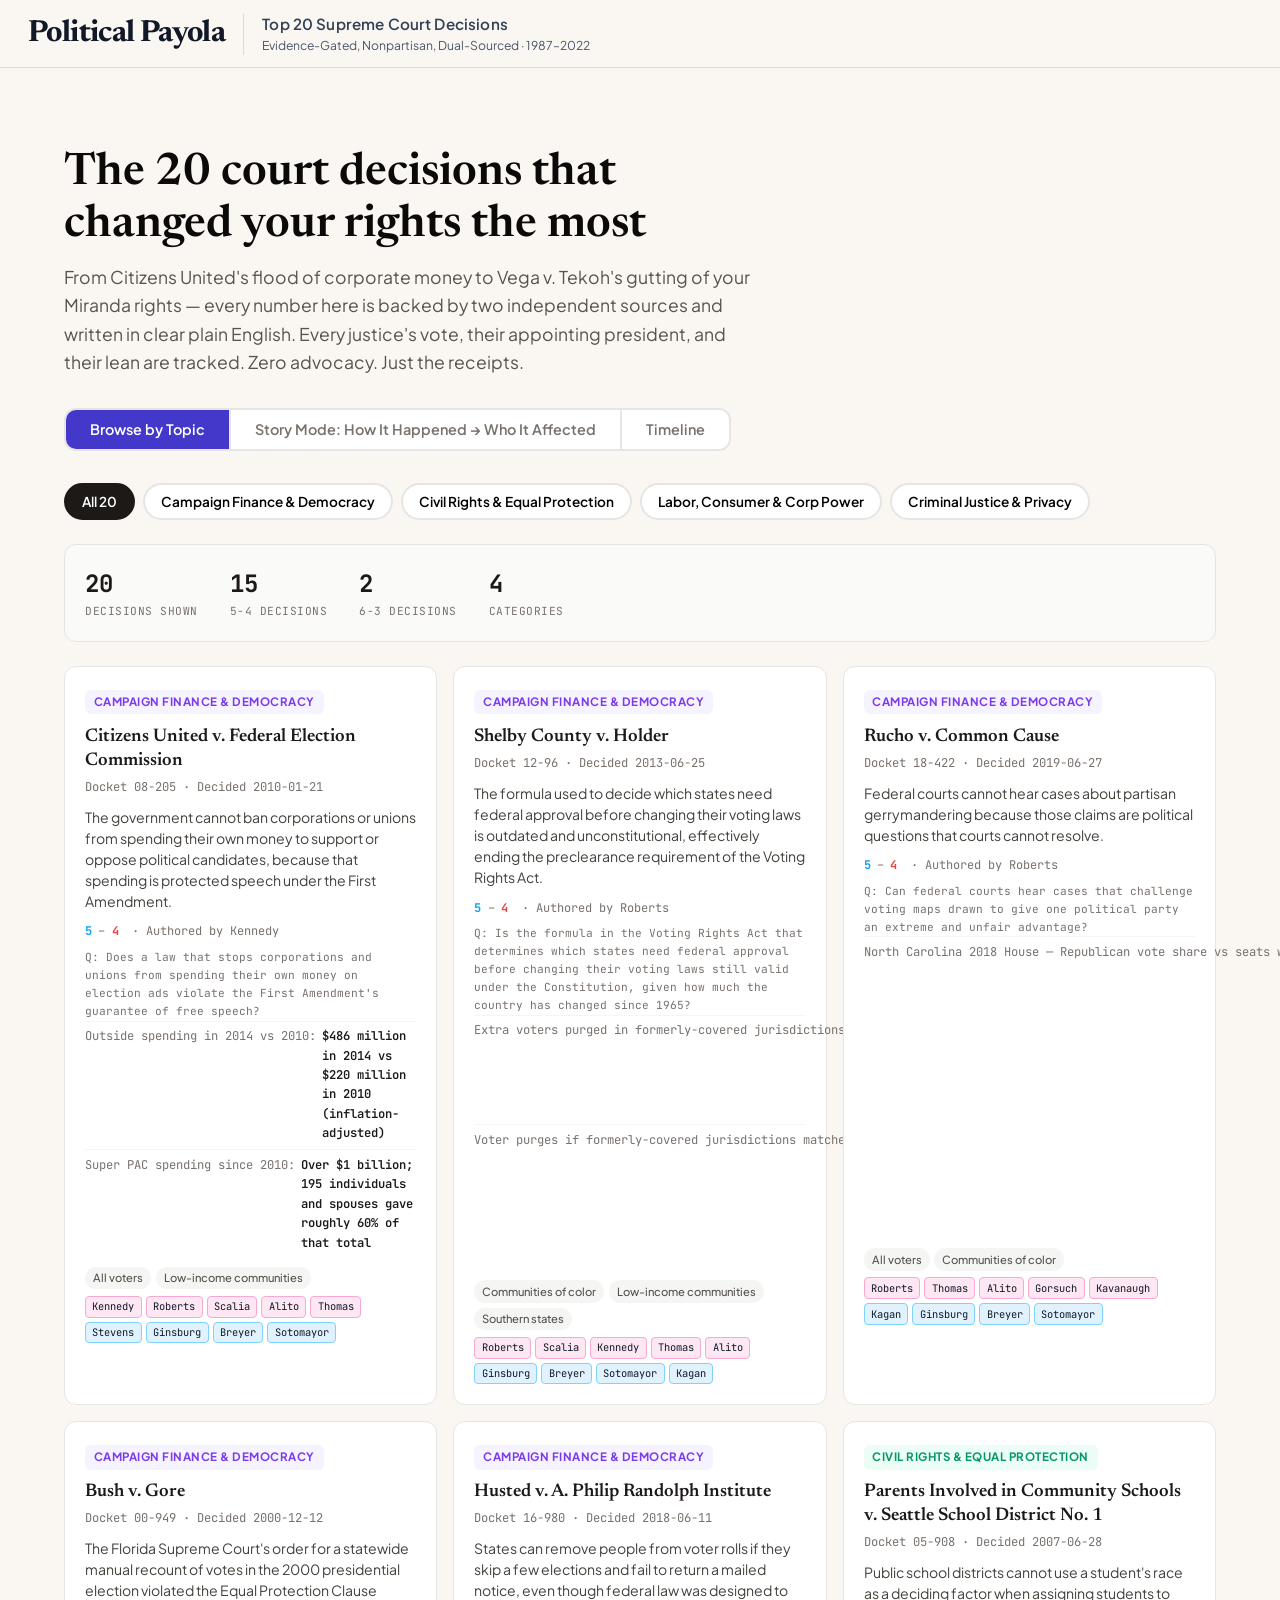
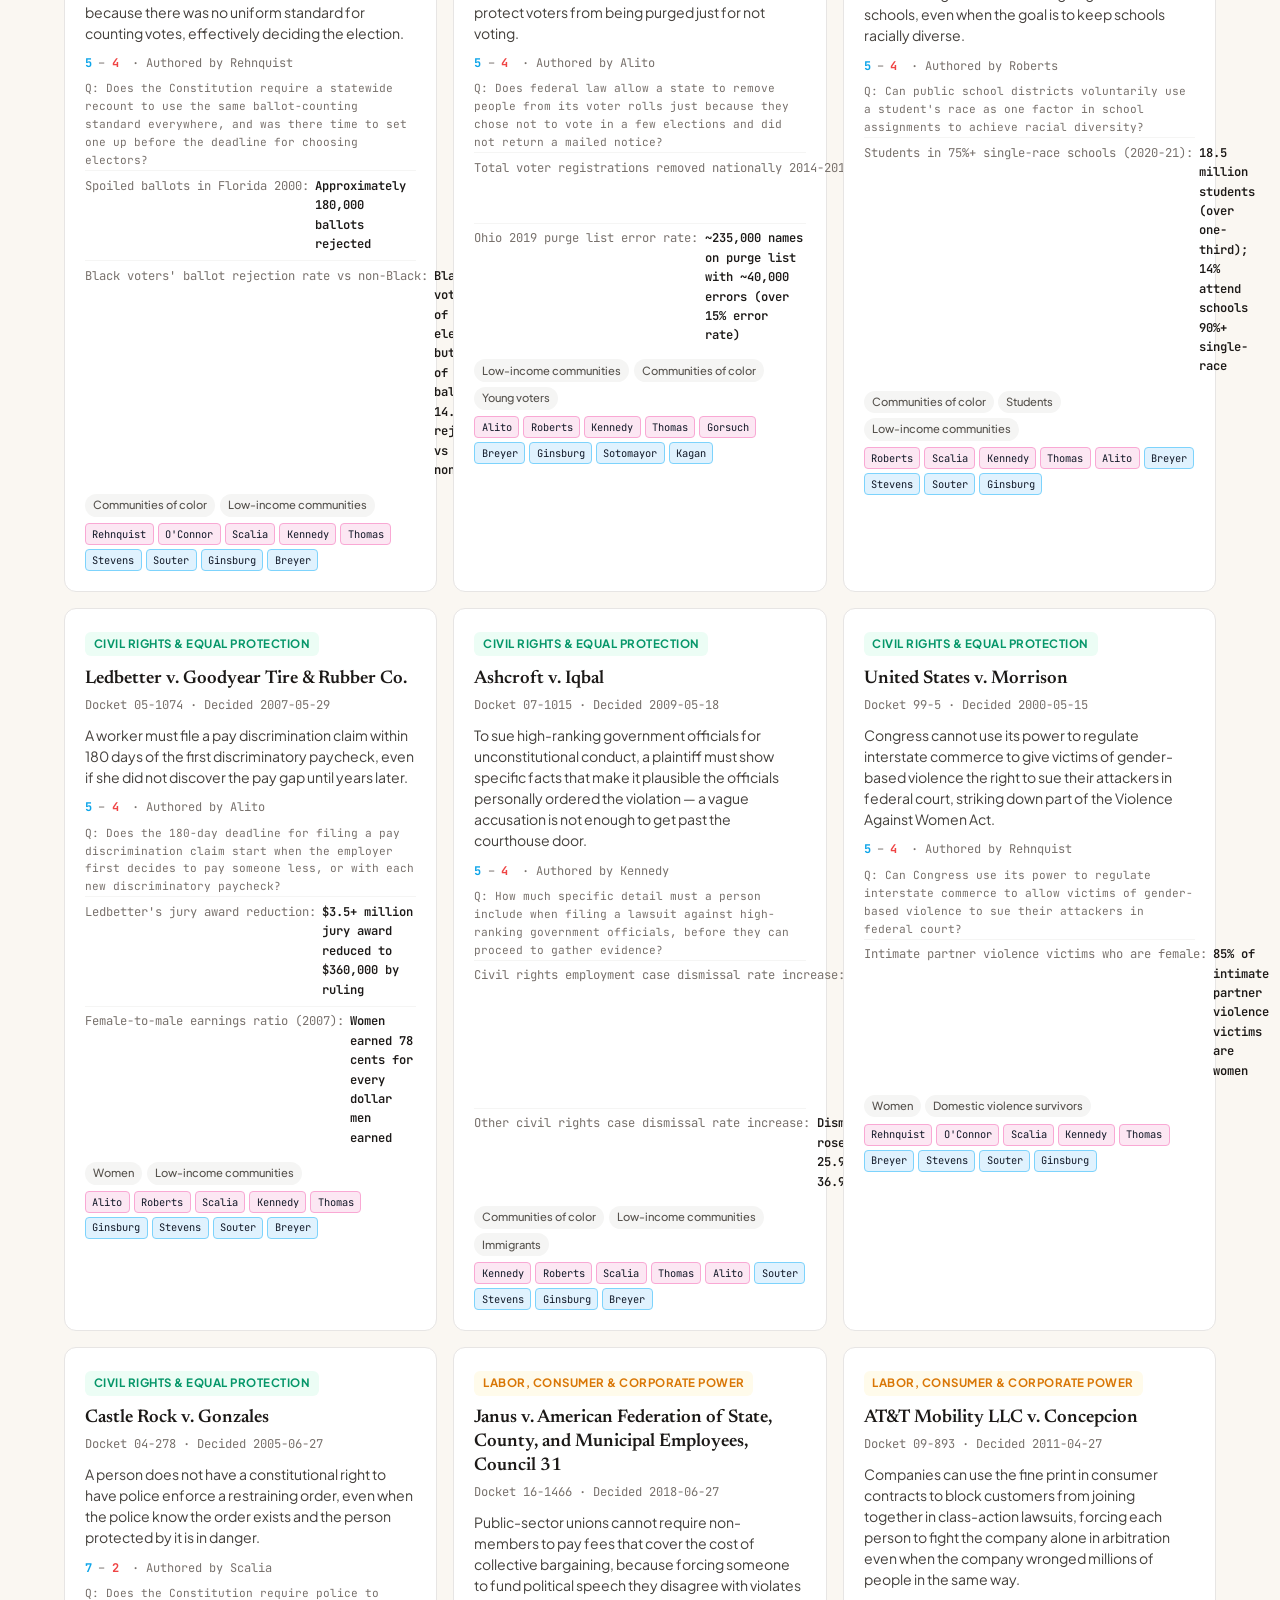
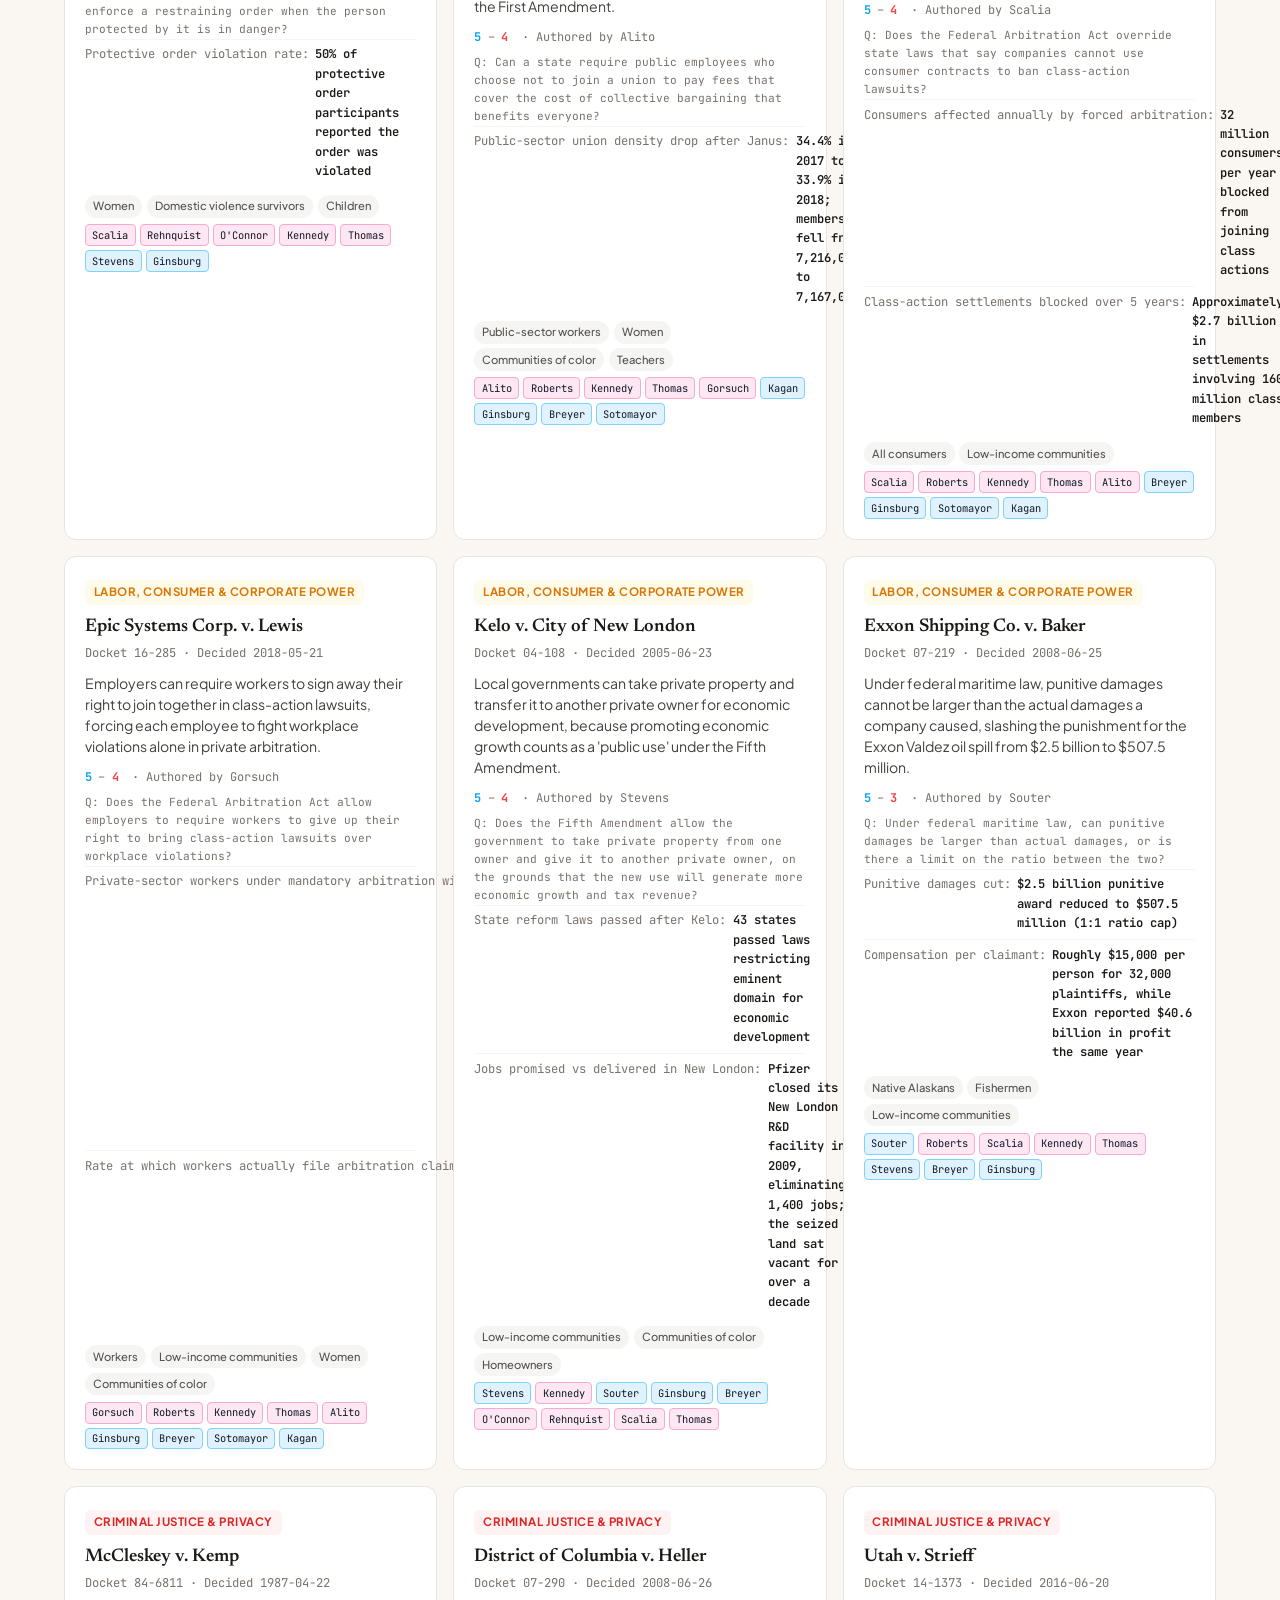
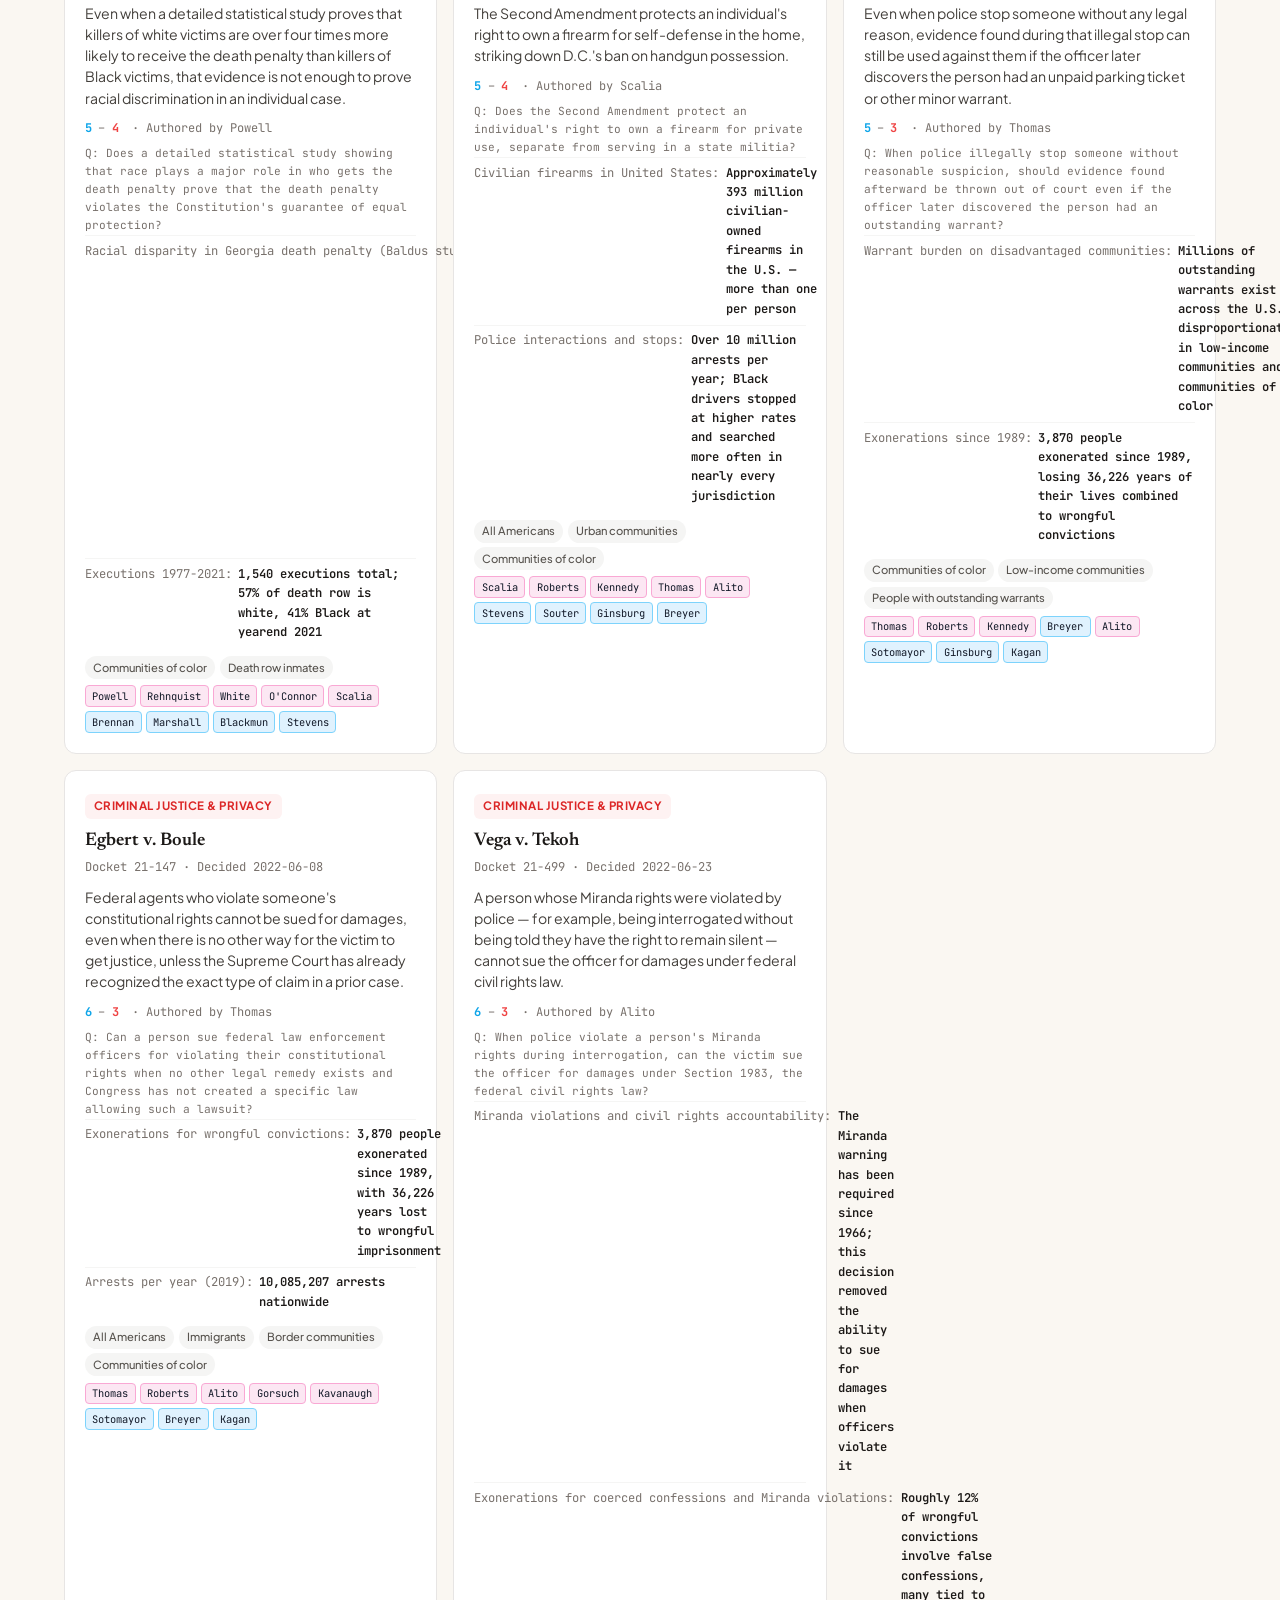
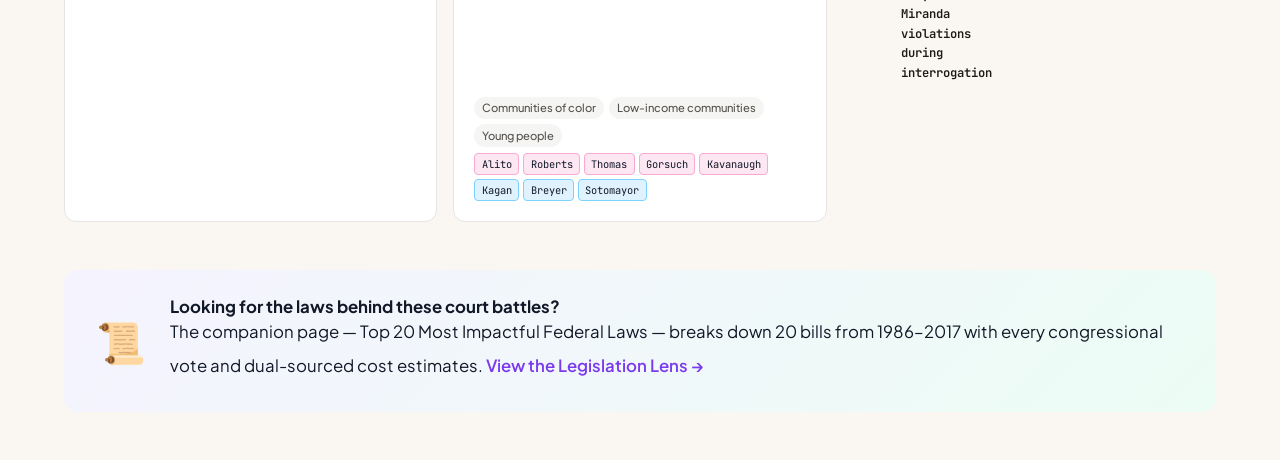
<file: top20-scotus.html>
<!DOCTYPE html>
<html lang="en">
<head>
  <meta charset="UTF-8">
  <meta name="viewport" content="width=device-width, initial-scale=1.0">
  <title>Top 20 Supreme Court Decisions — Political Payola</title>
  <meta name="description" content="Evidence-gated, nonpartisan analysis of the 20 most impactful Supreme Court decisions since 1987. Every impact number dual-sourced, every justice vote tracked.">
  <link rel="canonical" href="https://politicalpayola.com/top20-scotus.html">
  <link rel="alternate" hreflang="en" href="https://politicalpayola.com/top20-scotus.html">
  <link rel="alternate" hreflang="es" href="https://politicalpayola.com/top20-scotus.html?lang=es">
  <meta property="og:type" content="website">
  <meta property="og:site_name" content="Political Payola">
  <meta property="og:title" content="Top 20 Most Impactful Supreme Court Decisions (1987–2022)">
  <meta property="og:description" content="Evidence-gated, dual-sourced breakdown: how 20 Supreme Court rulings changed voting rights, criminal justice, corporate power, and civil rights — with every justice vote, lean, and appointing president.">
  <meta property="og:url" content="https://politicalpayola.com/top20-scotus.html">
  <meta name="twitter:card" content="summary_large_image">
  <link rel="preconnect" href="https://fonts.googleapis.com">
  <link rel="preconnect" href="https://fonts.gstatic.com" crossorigin>
  <link href="https://fonts.googleapis.com/css2?family=Newsreader:ital,opsz,wght@0,6..72,400;0,6..72,500;0,6..72,600;0,6..72,700;1,6..72,400;1,6..72,600&family=Plus+Jakarta+Sans:wght@400;500;600;700;800&family=JetBrains+Mono:wght@400;500;600&display=swap" rel="stylesheet">
  <link rel="stylesheet" href="styles.css?v=20261103a">
  <style>
    :root {
      --cat-democracy: #7c3aed;
      --cat-civil: #059669;
      --cat-labor: #d97706;
      --cat-criminal: #dc2626;
      --bg-card: #fafaf9;
      --border-card: #e7e5e4;
      --fg-body: #1c1917;
      --fg-muted: #78716c;
      --accent: #4338ca;
    }

    .top20-wrap { max-width: 1200px; margin: 0 auto; padding: 2rem 1.5rem; }

    .top20-hero { margin: 3rem 0 2rem; }
    .top20-hero h1 { font-family: 'Newsreader', serif; font-size: 2.8rem; font-weight: 600; line-height: 1.15; color: #0c0a09; margin: 0 0 0.75rem; }
    .top20-hero .subtitle { font-family: 'Plus Jakarta Sans', sans-serif; font-size: 1.1rem; color: #57534e; max-width: 700px; line-height: 1.6; }

    .mode-bar { display: flex; gap: 0; margin: 2rem 0; border: 2px solid var(--border-card); border-radius: 12px; overflow: hidden; width: fit-content; }
    .mode-bar button { font-family: 'Plus Jakarta Sans', sans-serif; font-size: 0.9rem; font-weight: 600; padding: 0.65rem 1.5rem; background: white; color: var(--fg-muted); border: none; cursor: pointer; transition: all .15s; }
    .mode-bar button.active { background: var(--accent); color: white; }
    .mode-bar button:not(:last-child) { border-right: 2px solid var(--border-card); }
    .mode-bar button:hover:not(.active) { background: #f5f5f4; color: var(--fg-body); }

    .cat-tabs { display: flex; gap: 0.5rem; flex-wrap: wrap; margin: 1.5rem 0; }
    .cat-tab { font-family: 'Plus Jakarta Sans', sans-serif; font-size: 0.85rem; font-weight: 600; padding: 0.5rem 1rem; border-radius: 100px; border: 2px solid var(--border-card); background: white; cursor: pointer; transition: all .15s; }
    .cat-tab.active { background: var(--fg-body); color: white; border-color: var(--fg-body); }
    .cat-tab.democracy.active { background: var(--cat-democracy); border-color: var(--cat-democracy); }
    .cat-tab.civil.active { background: var(--cat-civil); border-color: var(--cat-civil); }
    .cat-tab.labor.active { background: var(--cat-labor); border-color: var(--cat-labor); }
    .cat-tab.criminal.active { background: var(--cat-criminal); border-color: var(--cat-criminal); }

    .impact-grid { display: grid; grid-template-columns: repeat(auto-fill, minmax(340px, 1fr)); gap: 1rem; }
    .bill-card { background: white; border: 1.5px solid var(--border-card); border-radius: 12px; padding: 1.25rem; transition: box-shadow .15s, transform .15s; cursor: default; }
    .bill-card:hover { box-shadow: 0 4px 24px rgba(0,0,0,.07); transform: translateY(-1px); }
    .bill-card .cat-badge { display: inline-block; font-family: 'Plus Jakarta Sans', sans-serif; font-size: 0.72rem; font-weight: 700; text-transform: uppercase; letter-spacing: 0.5px; padding: 0.2rem 0.55rem; border-radius: 6px; margin-bottom: 0.65rem; }
    .bill-card .cat-badge.democracy { background: #f5f3ff; color: var(--cat-democracy); }
    .bill-card .cat-badge.civil { background: #ecfdf5; color: var(--cat-civil); }
    .bill-card .cat-badge.labor { background: #fffbeb; color: var(--cat-labor); }
    .bill-card .cat-badge.criminal { background: #fef2f2; color: var(--cat-criminal); }
    .bill-card h3 { font-family: 'Newsreader', serif; font-size: 1.15rem; font-weight: 600; margin: 0 0 0.3rem; color: var(--fg-body); line-height: 1.3; }
    .bill-card .docket { font-family: 'JetBrains Mono', monospace; font-size: 0.76rem; color: var(--fg-muted); margin-bottom: 0.6rem; }
    .bill-card .holding { font-family: 'Plus Jakarta Sans', sans-serif; font-size: 0.88rem; line-height: 1.5; color: #44403c; margin-bottom: 0.65rem; }
    .impact-metric { display: flex; gap: 0.4rem; align-items: baseline; font-family: 'JetBrains Mono', monospace; font-size: 0.76rem; padding: 0.35rem 0; border-top: 1px solid #f5f5f4; }
    .impact-metric .metric-label { color: var(--fg-muted); flex-shrink: 0; }
    .impact-metric .metric-val { font-weight: 600; color: var(--fg-body); }
    .bill-card .demos { display: flex; flex-wrap: wrap; gap: 0.3rem; margin-top: 0.5rem; }
    .bill-card .demo-tag { font-size: 0.7rem; font-weight: 500; padding: 0.15rem 0.5rem; border-radius: 100px; background: #f5f5f4; color: #57534e; }
    .bill-card .vote-row { display: flex; gap: 0.4rem; align-items: center; margin-top: 0.65rem; font-size: 0.75rem; font-family: 'JetBrains Mono', monospace; color: var(--fg-muted); }
    .vote-row .vote-badge { font-weight: 700; }
    .vote-row .vote-badge.yes { color: #0ea5e9; }
    .vote-row .vote-badge.no { color: #ef4444; }

    .justice-pills { display: flex; flex-wrap: wrap; gap: 0.25rem; margin-top: 0.4rem; }
    .justice-pill { font-size: 0.65rem; font-family: 'JetBrains Mono', monospace; padding: 0.1rem 0.4rem; border-radius: 4px; border: 1px solid #d6d3d1; white-space: nowrap; }
    .justice-pill.f { background: #e0f2fe; border-color: #7dd3fc; }
    .justice-pill.a { background: #fce7f3; border-color: #f9a8d4; }

    .story-view { display: none; }
    .story-view.active { display: block; }
    .story-card { max-width: 800px; margin: 0 auto; background: white; border: 1.5px solid var(--border-card); border-radius: 16px; padding: 2rem; margin-bottom: 1.5rem; }
    .story-card h2 { font-family: 'Newsreader', serif; font-size: 1.6rem; font-weight: 600; margin: 0 0 0.5rem; color: var(--fg-body); }
    .story-section { margin: 1.25rem 0; padding: 1rem 0; border-top: 1px solid #f5f5f4; }
    .story-section h4 { font-family: 'Plus Jakarta Sans', sans-serif; font-size: 0.78rem; font-weight: 700; text-transform: uppercase; letter-spacing: 0.5px; color: var(--fg-muted); margin: 0 0 0.5rem; }
    .story-section p { font-family: 'Plus Jakarta Sans', sans-serif; font-size: 0.95rem; line-height: 1.65; color: #44403c; margin: 0 0 0.5rem; }
    .story-section .num-block { background: #fafaf9; border-left: 3px solid var(--accent); padding: 1rem; margin: 1rem 0; }
    .story-section .num-block .big-num { font-family: 'Newsreader', serif; font-size: 2rem; font-weight: 700; color: var(--accent); }
    .story-section .num-block .num-label { font-family: 'Plus Jakarta Sans', sans-serif; font-size: 0.85rem; color: var(--fg-muted); margin-top: 0.25rem; }
    .source-cite { font-family: 'JetBrains Mono', monospace; font-size: 0.7rem; color: var(--fg-muted); margin-top: 0.4rem; }
    .source-cite a { color: var(--accent); }
    .dissent-quote { font-style: italic; color: #57534e; border-left: 3px solid #fcd34d; padding: 0.5rem 0 0.5rem 1rem; margin: 0.75rem 0; font-family: 'Plus Jakarta Sans', sans-serif; font-size: 0.9rem; line-height: 1.5; }

    .stats-bar { background: #fafaf9; border: 1.5px solid var(--border-card); border-radius: 12px; padding: 1.25rem; margin: 1.5rem 0; display: flex; gap: 2rem; flex-wrap: wrap; }
    .stats-bar .stat { font-family: 'JetBrains Mono', monospace; }
    .stats-bar .stat .num { font-size: 1.5rem; font-weight: 700; color: var(--fg-body); }
    .stats-bar .stat .lbl { font-size: 0.7rem; color: var(--fg-muted); text-transform: uppercase; letter-spacing: 0.5px; }

    .bills-cta { background: linear-gradient(135deg, #f5f3ff, #ecfdf5); border-radius: 14px; padding: 1.5rem 2rem; margin: 3rem 0 1rem; display: flex; align-items: center; gap: 1.5rem; }
    .bills-cta .icon { font-size: 2.5rem; }
    .bills-cta p { font-family: 'Plus Jakarta Sans', sans-serif; font-size: 1.05rem; line-height: 1.5; margin: 0; }
    .bills-cta a { color: var(--cat-democracy); font-weight: 600; }

    @media (max-width: 768px) {
      .top20-hero h1 { font-size: 2rem; }
      .impact-grid { grid-template-columns: 1fr; }
      .bills-cta, .stats-bar { flex-direction: column; }
    }
    .empty-state { text-align: center; padding: 3rem; color: var(--fg-muted); font-family: 'Plus Jakarta Sans', sans-serif; }
  </style>
</head>
<body>

<header class="topbar">
  <div class="topbar-inner">
    <div class="brand">
      <a href="/" style="text-decoration:none;color:inherit;">
        <span class="brand-wordmark">Political Payola</span>
      </a>
      <div class="brand-meta">
        <h1>Top 20 Supreme Court Decisions</h1>
        <div class="brand-sub">Evidence-Gated, Nonpartisan, Dual-Sourced · 1987–2022</div>
      </div>
    </div>
  </div>
</header>

<div class="top20-wrap">
  <div class="top20-hero">
    <h1>The 20 court decisions that<br>changed your rights the most</h1>
    <p class="subtitle">From Citizens United's flood of corporate money to Vega v. Tekoh's gutting of your Miranda rights — every number here is backed by two independent sources and written in clear plain English. Every justice's vote, their appointing president, and their lean are tracked. Zero advocacy. Just the receipts.</p>
  </div>

  <div class="mode-bar">
    <button id="mode-cards" class="active" onclick="setMode('cards')">Browse by Topic</button>
    <button id="mode-story" onclick="setMode('story')">Story Mode: How It Happened → Who It Affected</button>
    <button id="mode-timeline" onclick="setMode('timeline')">Timeline</button>
  </div>

  <div class="cat-tabs" id="cat-tabs">
    <button class="cat-tab active" data-cat="all" onclick="filterCategory('all')">All 20</button>
    <button class="cat-tab democracy" data-cat="Campaign Finance & Democracy" onclick="filterCategory('Campaign Finance & Democracy')">Campaign Finance & Democracy</button>
    <button class="cat-tab civil" data-cat="Civil Rights & Equal Protection" onclick="filterCategory('Civil Rights & Equal Protection')">Civil Rights & Equal Protection</button>
    <button class="cat-tab labor" data-cat="Labor, Consumer & Corporate Power" onclick="filterCategory('Labor, Consumer & Corporate Power')">Labor, Consumer & Corp Power</button>
    <button class="cat-tab criminal" data-cat="Criminal Justice & Privacy" onclick="filterCategory('Criminal Justice & Privacy')">Criminal Justice & Privacy</button>
  </div>

  <div class="stats-bar" id="stats-bar"></div>

  <div id="view-cards" class="impact-grid"></div>
  <div id="view-story" class="story-view"></div>
  <div id="view-timeline" class="story-view" style="text-align:center;padding:4rem 0;">
    <div style="font-family:'Plus Jakarta Sans',sans-serif;font-size:1.2rem;color:var(--fg-muted);">Timeline visualization loading...</div>
    <div id="timeline-viz" style="margin-top:2rem;max-width:900px;margin-left:auto;margin-right:auto;"></div>
  </div>

  <div class="bills-cta">
    <div class="icon">📜</div>
    <div>
      <p><strong>Looking for the laws behind these court battles?</strong><br>
      The companion page — Top 20 Most Impactful Federal Laws — breaks down 20 bills from 1986–2017 with every congressional vote and dual-sourced cost estimates.
      <a href="/top20-bills.html">View the Legislation Lens →</a></p>
    </div>
  </div>
</div>

<script src="js/top20_scotus_bundle.js"></script>
<script>
  var DATA = TOP20_SCOTUS || [];
  var currentMode = 'cards';
  var currentCat = 'all';

  var catColors = {
    'Campaign Finance & Democracy': 'democracy',
    'Civil Rights & Equal Protection': 'civil',
    'Labor, Consumer & Corporate Power': 'labor',
    'Criminal Justice & Privacy': 'criminal'
  };

  function setMode(mode) {
    currentMode = mode;
    document.querySelectorAll('.mode-bar button').forEach(function(b) { b.classList.remove('active'); });
    document.getElementById('mode-' + mode).classList.add('active');
    document.getElementById('view-cards').style.display = mode === 'cards' ? '' : 'none';
    document.getElementById('view-story').style.display = mode === 'story' ? '' : 'none';
    document.getElementById('view-story').classList.toggle('active', mode === 'story');
    document.getElementById('view-timeline').style.display = mode === 'timeline' ? '' : 'none';
    document.getElementById('view-timeline').classList.toggle('active', mode === 'timeline');
    document.getElementById('cat-tabs').style.display = mode === 'cards' ? '' : 'none';
    document.getElementById('stats-bar').style.display = mode === 'cards' ? '' : 'none';
    if (mode === 'cards') renderCards();
    if (mode === 'story') renderStory();
    if (mode === 'timeline') renderTimeline();
  }

  function filterCategory(cat) {
    currentCat = cat;
    document.querySelectorAll('.cat-tab').forEach(function(t) { t.classList.remove('active'); });
    var sel = document.querySelector('.cat-tab[data-cat="' + cat.replace(/"/g, '&quot;') + '"]');
    if (sel) sel.classList.add('active');
    else document.querySelector('.cat-tab[data-cat="all"]').classList.add('active');
    renderCards();
  }

  function getFiltered() {
    if (currentCat === 'all') return DATA;
    return DATA.filter(function(r) { return r.category === currentCat; });
  }

  function justicePill(j) {
    return '<span class="justice-pill ' + (j.lean === 'liberal' ? 'f' : 'a') + '" title="' + j.name + ' · apptd by ' + j.appointed_by + ' (' + j.party_of_president + ')">' + j.name.split(' ').pop() + '</span>';
  }

  function renderCards() {
    var el = document.getElementById('view-cards');
    var cases = getFiltered();
    if (!cases.length) { el.innerHTML = '<div class="empty-state">No records match this category</div>'; return; }

    el.innerHTML = cases.map(function(c) {
      var catColor = catColors[c.category] || '';
      var metrics = (c.impact_numbers || []).slice(0, 2).map(function(m) {
        return '<div class="impact-metric"><span class="metric-label">' + m.metric + ':</span> <span class="metric-val">' + m.value + '</span></div>';
      }).join('');

      var demos = (c.demographics_hit || []).map(function(d) {
        return '<span class="demo-tag">' + d + '</span>';
      }).join('');

      var forPills = (c.justices_for || []).slice(0, 5).map(justicePill).join('');
      var againstPills = (c.justices_against || []).slice(0, 4).map(justicePill).join('');

      return '<div class="bill-card">' +
        '<div class="cat-badge ' + catColor + '">' + c.category + '</div>' +
        '<h3>' + c.case_name + '</h3>' +
        '<div class="docket">Docket ' + c.docket + ' · Decided ' + (c.decided || c.year) + '</div>' +
        '<div class="holding">' + c.holding_summary + '</div>' +
        '<div class="vote-row"><span class="vote-badge yes">' + c.vote.yes + '</span>–<span class="vote-badge no">' + c.vote.no + '</span>' +
        ' &nbsp;' + (c.majority_author ? '· Authored by ' + c.majority_author.name.split(' ').pop() : '') + '</div>' +
        (c.constitutional_question ? '<div style="font-family:JetBrains Mono,monospace;font-size:0.7rem;color:var(--fg-muted);margin-top:0.45rem;">Q: ' + c.constitutional_question + '</div>' : '') +
        metrics +
        (demos ? '<div class="demos">' + demos + '</div>' : '') +
        '<div class="justice-pills">' + forPills + againstPills + '</div>' +
      '</div>';
    }).join('');

    // Stats bar
    var forCount = cases.filter(function(r) { return (r.justices_for||[]).length > 0; }).reduce(function(s,r) { return s + r.justices_for.length; }, 0);
    var againstCount = cases.filter(function(r) { return (r.justices_against||[]).length > 0; }).reduce(function(s,r) { return s + r.justices_against.length; }, 0);
    var splits = {};
    cases.forEach(function(r) { var k = r.vote.yes + '-' + r.vote.no; splits[k] = (splits[k]||0) + 1; });
    document.getElementById('stats-bar').innerHTML =
      '<div class="stat"><div class="num">' + cases.length + '</div><div class="lbl">Decisions shown</div></div>' +
      '<div class="stat"><div class="num">' + (cases[0] ? (splits['5-4']||0) : 0) + '</div><div class="lbl">5-4 decisions</div></div>' +
      '<div class="stat"><div class="num">' + (cases[0] ? (splits['6-3']||0) : 0) + '</div><div class="lbl">6-3 decisions</div></div>' +
      '<div class="stat"><div class="num">' + Object.keys(catColors).length + '</div><div class="lbl">Categories</div></div>';
  }

  function renderStory() {
    var el = document.getElementById('view-story');
    if (!DATA.length) { el.innerHTML = '<div class="empty-state">No data loaded</div>'; return; }

    el.innerHTML = DATA.map(function(c, i) {
      var impactSection = (c.impact_numbers || []).map(function(m) {
        return '<div class="num-block">' +
          '<div class="big-num">' + m.value + '</div>' +
          '<div class="num-label">' + m.metric + '</div>' +
          (m.source_url ? '<div class="source-cite">Source: <a href="' + m.source_url + '" target="_blank" rel="noopener">' + m.source_name + '</a></div>' : '') +
        '</div>';
      }).join('');

      var forNames = (c.justices_for || []).map(function(j) { return j.name + ' (' + j.lean + ')'; }).join(', ');
      var againstNames = (c.justices_against || []).map(function(j) { return j.name + ' (' + j.lean + ')'; }).join(', ');

      return '<div class="story-card" id="story-' + i + '">' +
        '<h2>' + (i + 1) + '. ' + c.case_name + ' (' + c.year + ')</h2>' +
        '<div class="cat-badge ' + (catColors[c.category] || '') + '">' + c.category + '</div>' +

        '<div class="story-section">' +
          '<h4>How It Happened</h4>' +
          '<p>Argued ' + c.argued + ', decided ' + c.decided + '. Decided <strong>' + c.vote.yes + '–' + c.vote.no + '</strong> with the opinion written by ' + (c.majority_author ? c.majority_author.name + ', appointed by ' + c.majority_author.appointed_by + ' (' + c.majority_author.party_of_president + ').' : '.') + '</p>' +
          '<p><strong>In favor:</strong> ' + forNames + '<br><strong>Against:</strong> ' + againstNames + '</p>' +
        '</div>' +

        '<div class="story-section">' +
          '<h4>What the Court Decided</h4>' +
          '<p>' + c.holding_summary + '</p>' +
          (c.constitutional_question ? '<p style="font-size:0.85rem;color:var(--fg-muted);"><strong>Question before the Court:</strong> ' + c.constitutional_question + '</p>' : '') +
        '</div>' +

        '<div class="story-section">' +
          '<h4>The Numbers</h4>' +
          impactSection +
          '<p>' + c.impact_summary + '</p>' +
        '</div>' +

        '<div class="story-section">' +
          '<h4>Who It Affected</h4>' +
          '<p>' + c.impact_on_you + '</p>' +
          '<p><strong>Demographics hit hardest:</strong> ' + (c.demographics_hit || []).join(', ') + '</p>' +
        '</div>' +

        (c.key_dissent_quote ? '<div class="story-section">' +
          '<h4>The Dissent</h4>' +
          '<div class="dissent-quote">"' + c.key_dissent_quote + '"</div>' +
        '</div>' : '') +
      '</div>';
    }).join('');
  }

  function renderTimeline() {
    var sorted = [].concat(DATA).sort(function(a, b) { return a.year - b.year; });
    var el = document.getElementById('timeline-viz');
    el.innerHTML = '';

    // Visual bar
    var bar = document.createElement('div');
    bar.style.cssText = 'position:relative;height:80px;margin:0 2rem;';
    var minY = sorted[0].year, maxY = sorted[sorted.length-1].year;
    sorted.forEach(function(c) {
      var pct = ((c.year - minY) / Math.max(1, (maxY - minY))) * 100;
      var catColor = catColors[c.category] || '';
      var dot = document.createElement('div');
      dot.style.cssText = 'position:absolute;left:' + pct + '%;bottom:20px;width:10px;height:10px;border-radius:50%;background:var(--cat-' + catColor + ');transform:translateX(-50%);';
      bar.appendChild(dot);
      var lbl = document.createElement('div');
      lbl.style.cssText = 'position:absolute;left:' + pct + '%;bottom:0;transform:translateX(-50%);font-family:JetBrains Mono,monospace;font-size:0.68rem;color:var(--fg-muted);';
      lbl.textContent = c.year;
      bar.appendChild(lbl);
    });
    var line = document.createElement('div');
    line.style.cssText = 'position:absolute;left:0;right:0;bottom:22px;height:2px;background:#d6d3d1;';
    bar.appendChild(line);
    el.appendChild(bar);

    // List
    var list = document.createElement('div');
    list.style.cssText = 'text-align:left;max-width:700px;margin:2rem auto 0;';
    list.innerHTML = sorted.map(function(c) {
      return '<div style="padding:0.5rem 0;border-bottom:1px solid var(--border-card);font-family:Plus Jakarta Sans,sans-serif;text-align:left;">' +
        '<strong>' + c.year + '</strong> — ' + c.case_name +
        ' <span style="color:var(--fg-muted);font-size:0.82rem;">(' + c.category + ')</span>' +
      '</div>';
    }).join('');
    el.appendChild(list);
  }

  window.addEventListener('DOMContentLoaded', function() {
    if (!DATA.length) {
      document.getElementById('view-cards').innerHTML = '<div class="empty-state">Loading data...</div>';
      setTimeout(function() { if (typeof TOP20_SCOTUS !== 'undefined') { location.reload(); } }, 1500);
      return;
    }
    renderCards();
  });
</script>
</body>
</html>
</file>
<file: assets/fonts/fonts.css>
/* cyrillic-ext */
@font-face {
  font-family: 'JetBrains Mono';
  font-style: normal;
  font-weight: 400;
  font-display: swap;
  src: url(font_10.woff2) format('woff2');
  unicode-range: U+0460-052F, U+1C80-1C8A, U+20B4, U+2DE0-2DFF, U+A640-A69F, U+FE2E-FE2F;
}
/* cyrillic */
@font-face {
  font-family: 'JetBrains Mono';
  font-style: normal;
  font-weight: 400;
  font-display: swap;
  src: url(font_14.woff2) format('woff2');
  unicode-range: U+0301, U+0400-045F, U+0490-0491, U+04B0-04B1, U+2116;
}
/* greek */
@font-face {
  font-family: 'JetBrains Mono';
  font-style: normal;
  font-weight: 400;
  font-display: swap;
  src: url(font_13.woff2) format('woff2');
  unicode-range: U+0370-0377, U+037A-037F, U+0384-038A, U+038C, U+038E-03A1, U+03A3-03FF;
}
/* vietnamese */
@font-face {
  font-family: 'JetBrains Mono';
  font-style: normal;
  font-weight: 400;
  font-display: swap;
  src: url(font_15.woff2) format('woff2');
  unicode-range: U+0102-0103, U+0110-0111, U+0128-0129, U+0168-0169, U+01A0-01A1, U+01AF-01B0, U+0300-0301, U+0303-0304, U+0308-0309, U+0323, U+0329, U+1EA0-1EF9, U+20AB;
}
/* latin-ext */
@font-face {
  font-family: 'JetBrains Mono';
  font-style: normal;
  font-weight: 400;
  font-display: swap;
  src: url(font_11.woff2) format('woff2');
  unicode-range: U+0100-02BA, U+02BD-02C5, U+02C7-02CC, U+02CE-02D7, U+02DD-02FF, U+0304, U+0308, U+0329, U+1D00-1DBF, U+1E00-1E9F, U+1EF2-1EFF, U+2020, U+20A0-20AB, U+20AD-20C4, U+2113, U+2C60-2C7F, U+A720-A7FF;
}
/* latin */
@font-face {
  font-family: 'JetBrains Mono';
  font-style: normal;
  font-weight: 400;
  font-display: swap;
  src: url(font_12.woff2) format('woff2');
  unicode-range: U+0000-00FF, U+0131, U+0152-0153, U+02BB-02BC, U+02C6, U+02DA, U+02DC, U+0304, U+0308, U+0329, U+2000-206F, U+20AC, U+2122, U+2191, U+2193, U+2212, U+2215, U+FEFF, U+FFFD;
}
/* cyrillic-ext */
@font-face {
  font-family: 'JetBrains Mono';
  font-style: normal;
  font-weight: 500;
  font-display: swap;
  src: url(font_10.woff2) format('woff2');
  unicode-range: U+0460-052F, U+1C80-1C8A, U+20B4, U+2DE0-2DFF, U+A640-A69F, U+FE2E-FE2F;
}
/* cyrillic */
@font-face {
  font-family: 'JetBrains Mono';
  font-style: normal;
  font-weight: 500;
  font-display: swap;
  src: url(font_14.woff2) format('woff2');
  unicode-range: U+0301, U+0400-045F, U+0490-0491, U+04B0-04B1, U+2116;
}
/* greek */
@font-face {
  font-family: 'JetBrains Mono';
  font-style: normal;
  font-weight: 500;
  font-display: swap;
  src: url(font_13.woff2) format('woff2');
  unicode-range: U+0370-0377, U+037A-037F, U+0384-038A, U+038C, U+038E-03A1, U+03A3-03FF;
}
/* vietnamese */
@font-face {
  font-family: 'JetBrains Mono';
  font-style: normal;
  font-weight: 500;
  font-display: swap;
  src: url(font_15.woff2) format('woff2');
  unicode-range: U+0102-0103, U+0110-0111, U+0128-0129, U+0168-0169, U+01A0-01A1, U+01AF-01B0, U+0300-0301, U+0303-0304, U+0308-0309, U+0323, U+0329, U+1EA0-1EF9, U+20AB;
}
/* latin-ext */
@font-face {
  font-family: 'JetBrains Mono';
  font-style: normal;
  font-weight: 500;
  font-display: swap;
  src: url(font_11.woff2) format('woff2');
  unicode-range: U+0100-02BA, U+02BD-02C5, U+02C7-02CC, U+02CE-02D7, U+02DD-02FF, U+0304, U+0308, U+0329, U+1D00-1DBF, U+1E00-1E9F, U+1EF2-1EFF, U+2020, U+20A0-20AB, U+20AD-20C4, U+2113, U+2C60-2C7F, U+A720-A7FF;
}
/* latin */
@font-face {
  font-family: 'JetBrains Mono';
  font-style: normal;
  font-weight: 500;
  font-display: swap;
  src: url(font_12.woff2) format('woff2');
  unicode-range: U+0000-00FF, U+0131, U+0152-0153, U+02BB-02BC, U+02C6, U+02DA, U+02DC, U+0304, U+0308, U+0329, U+2000-206F, U+20AC, U+2122, U+2191, U+2193, U+2212, U+2215, U+FEFF, U+FFFD;
}
/* cyrillic-ext */
@font-face {
  font-family: 'JetBrains Mono';
  font-style: normal;
  font-weight: 600;
  font-display: swap;
  src: url(font_10.woff2) format('woff2');
  unicode-range: U+0460-052F, U+1C80-1C8A, U+20B4, U+2DE0-2DFF, U+A640-A69F, U+FE2E-FE2F;
}
/* cyrillic */
@font-face {
  font-family: 'JetBrains Mono';
  font-style: normal;
  font-weight: 600;
  font-display: swap;
  src: url(font_14.woff2) format('woff2');
  unicode-range: U+0301, U+0400-045F, U+0490-0491, U+04B0-04B1, U+2116;
}
/* greek */
@font-face {
  font-family: 'JetBrains Mono';
  font-style: normal;
  font-weight: 600;
  font-display: swap;
  src: url(font_13.woff2) format('woff2');
  unicode-range: U+0370-0377, U+037A-037F, U+0384-038A, U+038C, U+038E-03A1, U+03A3-03FF;
}
/* vietnamese */
@font-face {
  font-family: 'JetBrains Mono';
  font-style: normal;
  font-weight: 600;
  font-display: swap;
  src: url(font_15.woff2) format('woff2');
  unicode-range: U+0102-0103, U+0110-0111, U+0128-0129, U+0168-0169, U+01A0-01A1, U+01AF-01B0, U+0300-0301, U+0303-0304, U+0308-0309, U+0323, U+0329, U+1EA0-1EF9, U+20AB;
}
/* latin-ext */
@font-face {
  font-family: 'JetBrains Mono';
  font-style: normal;
  font-weight: 600;
  font-display: swap;
  src: url(font_11.woff2) format('woff2');
  unicode-range: U+0100-02BA, U+02BD-02C5, U+02C7-02CC, U+02CE-02D7, U+02DD-02FF, U+0304, U+0308, U+0329, U+1D00-1DBF, U+1E00-1E9F, U+1EF2-1EFF, U+2020, U+20A0-20AB, U+20AD-20C4, U+2113, U+2C60-2C7F, U+A720-A7FF;
}
/* latin */
@font-face {
  font-family: 'JetBrains Mono';
  font-style: normal;
  font-weight: 600;
  font-display: swap;
  src: url(font_12.woff2) format('woff2');
  unicode-range: U+0000-00FF, U+0131, U+0152-0153, U+02BB-02BC, U+02C6, U+02DA, U+02DC, U+0304, U+0308, U+0329, U+2000-206F, U+20AC, U+2122, U+2191, U+2193, U+2212, U+2215, U+FEFF, U+FFFD;
}
/* vietnamese */
@font-face {
  font-family: 'Newsreader';
  font-style: italic;
  font-weight: 400;
  font-display: swap;
  src: url(font_05.woff2) format('woff2');
  unicode-range: U+0102-0103, U+0110-0111, U+0128-0129, U+0168-0169, U+01A0-01A1, U+01AF-01B0, U+0300-0301, U+0303-0304, U+0308-0309, U+0323, U+0329, U+1EA0-1EF9, U+20AB;
}
/* latin-ext */
@font-face {
  font-family: 'Newsreader';
  font-style: italic;
  font-weight: 400;
  font-display: swap;
  src: url(font_06.woff2) format('woff2');
  unicode-range: U+0100-02BA, U+02BD-02C5, U+02C7-02CC, U+02CE-02D7, U+02DD-02FF, U+0304, U+0308, U+0329, U+1D00-1DBF, U+1E00-1E9F, U+1EF2-1EFF, U+2020, U+20A0-20AB, U+20AD-20C4, U+2113, U+2C60-2C7F, U+A720-A7FF;
}
/* latin */
@font-face {
  font-family: 'Newsreader';
  font-style: italic;
  font-weight: 400;
  font-display: swap;
  src: url(font_04.woff2) format('woff2');
  unicode-range: U+0000-00FF, U+0131, U+0152-0153, U+02BB-02BC, U+02C6, U+02DA, U+02DC, U+0304, U+0308, U+0329, U+2000-206F, U+20AC, U+2122, U+2191, U+2193, U+2212, U+2215, U+FEFF, U+FFFD;
}
/* vietnamese */
@font-face {
  font-family: 'Newsreader';
  font-style: italic;
  font-weight: 600;
  font-display: swap;
  src: url(font_05.woff2) format('woff2');
  unicode-range: U+0102-0103, U+0110-0111, U+0128-0129, U+0168-0169, U+01A0-01A1, U+01AF-01B0, U+0300-0301, U+0303-0304, U+0308-0309, U+0323, U+0329, U+1EA0-1EF9, U+20AB;
}
/* latin-ext */
@font-face {
  font-family: 'Newsreader';
  font-style: italic;
  font-weight: 600;
  font-display: swap;
  src: url(font_06.woff2) format('woff2');
  unicode-range: U+0100-02BA, U+02BD-02C5, U+02C7-02CC, U+02CE-02D7, U+02DD-02FF, U+0304, U+0308, U+0329, U+1D00-1DBF, U+1E00-1E9F, U+1EF2-1EFF, U+2020, U+20A0-20AB, U+20AD-20C4, U+2113, U+2C60-2C7F, U+A720-A7FF;
}
/* latin */
@font-face {
  font-family: 'Newsreader';
  font-style: italic;
  font-weight: 600;
  font-display: swap;
  src: url(font_04.woff2) format('woff2');
  unicode-range: U+0000-00FF, U+0131, U+0152-0153, U+02BB-02BC, U+02C6, U+02DA, U+02DC, U+0304, U+0308, U+0329, U+2000-206F, U+20AC, U+2122, U+2191, U+2193, U+2212, U+2215, U+FEFF, U+FFFD;
}
/* vietnamese */
@font-face {
  font-family: 'Newsreader';
  font-style: normal;
  font-weight: 400;
  font-display: swap;
  src: url(font_07.woff2) format('woff2');
  unicode-range: U+0102-0103, U+0110-0111, U+0128-0129, U+0168-0169, U+01A0-01A1, U+01AF-01B0, U+0300-0301, U+0303-0304, U+0308-0309, U+0323, U+0329, U+1EA0-1EF9, U+20AB;
}
/* latin-ext */
@font-face {
  font-family: 'Newsreader';
  font-style: normal;
  font-weight: 400;
  font-display: swap;
  src: url(font_08.woff2) format('woff2');
  unicode-range: U+0100-02BA, U+02BD-02C5, U+02C7-02CC, U+02CE-02D7, U+02DD-02FF, U+0304, U+0308, U+0329, U+1D00-1DBF, U+1E00-1E9F, U+1EF2-1EFF, U+2020, U+20A0-20AB, U+20AD-20C4, U+2113, U+2C60-2C7F, U+A720-A7FF;
}
/* latin */
@font-face {
  font-family: 'Newsreader';
  font-style: normal;
  font-weight: 400;
  font-display: swap;
  src: url(font_09.woff2) format('woff2');
  unicode-range: U+0000-00FF, U+0131, U+0152-0153, U+02BB-02BC, U+02C6, U+02DA, U+02DC, U+0304, U+0308, U+0329, U+2000-206F, U+20AC, U+2122, U+2191, U+2193, U+2212, U+2215, U+FEFF, U+FFFD;
}
/* vietnamese */
@font-face {
  font-family: 'Newsreader';
  font-style: normal;
  font-weight: 500;
  font-display: swap;
  src: url(font_07.woff2) format('woff2');
  unicode-range: U+0102-0103, U+0110-0111, U+0128-0129, U+0168-0169, U+01A0-01A1, U+01AF-01B0, U+0300-0301, U+0303-0304, U+0308-0309, U+0323, U+0329, U+1EA0-1EF9, U+20AB;
}
/* latin-ext */
@font-face {
  font-family: 'Newsreader';
  font-style: normal;
  font-weight: 500;
  font-display: swap;
  src: url(font_08.woff2) format('woff2');
  unicode-range: U+0100-02BA, U+02BD-02C5, U+02C7-02CC, U+02CE-02D7, U+02DD-02FF, U+0304, U+0308, U+0329, U+1D00-1DBF, U+1E00-1E9F, U+1EF2-1EFF, U+2020, U+20A0-20AB, U+20AD-20C4, U+2113, U+2C60-2C7F, U+A720-A7FF;
}
/* latin */
@font-face {
  font-family: 'Newsreader';
  font-style: normal;
  font-weight: 500;
  font-display: swap;
  src: url(font_09.woff2) format('woff2');
  unicode-range: U+0000-00FF, U+0131, U+0152-0153, U+02BB-02BC, U+02C6, U+02DA, U+02DC, U+0304, U+0308, U+0329, U+2000-206F, U+20AC, U+2122, U+2191, U+2193, U+2212, U+2215, U+FEFF, U+FFFD;
}
/* vietnamese */
@font-face {
  font-family: 'Newsreader';
  font-style: normal;
  font-weight: 600;
  font-display: swap;
  src: url(font_07.woff2) format('woff2');
  unicode-range: U+0102-0103, U+0110-0111, U+0128-0129, U+0168-0169, U+01A0-01A1, U+01AF-01B0, U+0300-0301, U+0303-0304, U+0308-0309, U+0323, U+0329, U+1EA0-1EF9, U+20AB;
}
/* latin-ext */
@font-face {
  font-family: 'Newsreader';
  font-style: normal;
  font-weight: 600;
  font-display: swap;
  src: url(font_08.woff2) format('woff2');
  unicode-range: U+0100-02BA, U+02BD-02C5, U+02C7-02CC, U+02CE-02D7, U+02DD-02FF, U+0304, U+0308, U+0329, U+1D00-1DBF, U+1E00-1E9F, U+1EF2-1EFF, U+2020, U+20A0-20AB, U+20AD-20C4, U+2113, U+2C60-2C7F, U+A720-A7FF;
}
/* latin */
@font-face {
  font-family: 'Newsreader';
  font-style: normal;
  font-weight: 600;
  font-display: swap;
  src: url(font_09.woff2) format('woff2');
  unicode-range: U+0000-00FF, U+0131, U+0152-0153, U+02BB-02BC, U+02C6, U+02DA, U+02DC, U+0304, U+0308, U+0329, U+2000-206F, U+20AC, U+2122, U+2191, U+2193, U+2212, U+2215, U+FEFF, U+FFFD;
}
/* vietnamese */
@font-face {
  font-family: 'Newsreader';
  font-style: normal;
  font-weight: 700;
  font-display: swap;
  src: url(font_07.woff2) format('woff2');
  unicode-range: U+0102-0103, U+0110-0111, U+0128-0129, U+0168-0169, U+01A0-01A1, U+01AF-01B0, U+0300-0301, U+0303-0304, U+0308-0309, U+0323, U+0329, U+1EA0-1EF9, U+20AB;
}
/* latin-ext */
@font-face {
  font-family: 'Newsreader';
  font-style: normal;
  font-weight: 700;
  font-display: swap;
  src: url(font_08.woff2) format('woff2');
  unicode-range: U+0100-02BA, U+02BD-02C5, U+02C7-02CC, U+02CE-02D7, U+02DD-02FF, U+0304, U+0308, U+0329, U+1D00-1DBF, U+1E00-1E9F, U+1EF2-1EFF, U+2020, U+20A0-20AB, U+20AD-20C4, U+2113, U+2C60-2C7F, U+A720-A7FF;
}
/* latin */
@font-face {
  font-family: 'Newsreader';
  font-style: normal;
  font-weight: 700;
  font-display: swap;
  src: url(font_09.woff2) format('woff2');
  unicode-range: U+0000-00FF, U+0131, U+0152-0153, U+02BB-02BC, U+02C6, U+02DA, U+02DC, U+0304, U+0308, U+0329, U+2000-206F, U+20AC, U+2122, U+2191, U+2193, U+2212, U+2215, U+FEFF, U+FFFD;
}
/* cyrillic-ext */
@font-face {
  font-family: 'Plus Jakarta Sans';
  font-style: normal;
  font-weight: 400;
  font-display: swap;
  src: url(font_03.woff2) format('woff2');
  unicode-range: U+0460-052F, U+1C80-1C8A, U+20B4, U+2DE0-2DFF, U+A640-A69F, U+FE2E-FE2F;
}
/* vietnamese */
@font-face {
  font-family: 'Plus Jakarta Sans';
  font-style: normal;
  font-weight: 400;
  font-display: swap;
  src: url(font_00.woff2) format('woff2');
  unicode-range: U+0102-0103, U+0110-0111, U+0128-0129, U+0168-0169, U+01A0-01A1, U+01AF-01B0, U+0300-0301, U+0303-0304, U+0308-0309, U+0323, U+0329, U+1EA0-1EF9, U+20AB;
}
/* latin-ext */
@font-face {
  font-family: 'Plus Jakarta Sans';
  font-style: normal;
  font-weight: 400;
  font-display: swap;
  src: url(font_02.woff2) format('woff2');
  unicode-range: U+0100-02BA, U+02BD-02C5, U+02C7-02CC, U+02CE-02D7, U+02DD-02FF, U+0304, U+0308, U+0329, U+1D00-1DBF, U+1E00-1E9F, U+1EF2-1EFF, U+2020, U+20A0-20AB, U+20AD-20C4, U+2113, U+2C60-2C7F, U+A720-A7FF;
}
/* latin */
@font-face {
  font-family: 'Plus Jakarta Sans';
  font-style: normal;
  font-weight: 400;
  font-display: swap;
  src: url(font_01.woff2) format('woff2');
  unicode-range: U+0000-00FF, U+0131, U+0152-0153, U+02BB-02BC, U+02C6, U+02DA, U+02DC, U+0304, U+0308, U+0329, U+2000-206F, U+20AC, U+2122, U+2191, U+2193, U+2212, U+2215, U+FEFF, U+FFFD;
}
/* cyrillic-ext */
@font-face {
  font-family: 'Plus Jakarta Sans';
  font-style: normal;
  font-weight: 500;
  font-display: swap;
  src: url(font_03.woff2) format('woff2');
  unicode-range: U+0460-052F, U+1C80-1C8A, U+20B4, U+2DE0-2DFF, U+A640-A69F, U+FE2E-FE2F;
}
/* vietnamese */
@font-face {
  font-family: 'Plus Jakarta Sans';
  font-style: normal;
  font-weight: 500;
  font-display: swap;
  src: url(font_00.woff2) format('woff2');
  unicode-range: U+0102-0103, U+0110-0111, U+0128-0129, U+0168-0169, U+01A0-01A1, U+01AF-01B0, U+0300-0301, U+0303-0304, U+0308-0309, U+0323, U+0329, U+1EA0-1EF9, U+20AB;
}
/* latin-ext */
@font-face {
  font-family: 'Plus Jakarta Sans';
  font-style: normal;
  font-weight: 500;
  font-display: swap;
  src: url(font_02.woff2) format('woff2');
  unicode-range: U+0100-02BA, U+02BD-02C5, U+02C7-02CC, U+02CE-02D7, U+02DD-02FF, U+0304, U+0308, U+0329, U+1D00-1DBF, U+1E00-1E9F, U+1EF2-1EFF, U+2020, U+20A0-20AB, U+20AD-20C4, U+2113, U+2C60-2C7F, U+A720-A7FF;
}
/* latin */
@font-face {
  font-family: 'Plus Jakarta Sans';
  font-style: normal;
  font-weight: 500;
  font-display: swap;
  src: url(font_01.woff2) format('woff2');
  unicode-range: U+0000-00FF, U+0131, U+0152-0153, U+02BB-02BC, U+02C6, U+02DA, U+02DC, U+0304, U+0308, U+0329, U+2000-206F, U+20AC, U+2122, U+2191, U+2193, U+2212, U+2215, U+FEFF, U+FFFD;
}
/* cyrillic-ext */
@font-face {
  font-family: 'Plus Jakarta Sans';
  font-style: normal;
  font-weight: 600;
  font-display: swap;
  src: url(font_03.woff2) format('woff2');
  unicode-range: U+0460-052F, U+1C80-1C8A, U+20B4, U+2DE0-2DFF, U+A640-A69F, U+FE2E-FE2F;
}
/* vietnamese */
@font-face {
  font-family: 'Plus Jakarta Sans';
  font-style: normal;
  font-weight: 600;
  font-display: swap;
  src: url(font_00.woff2) format('woff2');
  unicode-range: U+0102-0103, U+0110-0111, U+0128-0129, U+0168-0169, U+01A0-01A1, U+01AF-01B0, U+0300-0301, U+0303-0304, U+0308-0309, U+0323, U+0329, U+1EA0-1EF9, U+20AB;
}
/* latin-ext */
@font-face {
  font-family: 'Plus Jakarta Sans';
  font-style: normal;
  font-weight: 600;
  font-display: swap;
  src: url(font_02.woff2) format('woff2');
  unicode-range: U+0100-02BA, U+02BD-02C5, U+02C7-02CC, U+02CE-02D7, U+02DD-02FF, U+0304, U+0308, U+0329, U+1D00-1DBF, U+1E00-1E9F, U+1EF2-1EFF, U+2020, U+20A0-20AB, U+20AD-20C4, U+2113, U+2C60-2C7F, U+A720-A7FF;
}
/* latin */
@font-face {
  font-family: 'Plus Jakarta Sans';
  font-style: normal;
  font-weight: 600;
  font-display: swap;
  src: url(font_01.woff2) format('woff2');
  unicode-range: U+0000-00FF, U+0131, U+0152-0153, U+02BB-02BC, U+02C6, U+02DA, U+02DC, U+0304, U+0308, U+0329, U+2000-206F, U+20AC, U+2122, U+2191, U+2193, U+2212, U+2215, U+FEFF, U+FFFD;
}
/* cyrillic-ext */
@font-face {
  font-family: 'Plus Jakarta Sans';
  font-style: normal;
  font-weight: 700;
  font-display: swap;
  src: url(font_03.woff2) format('woff2');
  unicode-range: U+0460-052F, U+1C80-1C8A, U+20B4, U+2DE0-2DFF, U+A640-A69F, U+FE2E-FE2F;
}
/* vietnamese */
@font-face {
  font-family: 'Plus Jakarta Sans';
  font-style: normal;
  font-weight: 700;
  font-display: swap;
  src: url(font_00.woff2) format('woff2');
  unicode-range: U+0102-0103, U+0110-0111, U+0128-0129, U+0168-0169, U+01A0-01A1, U+01AF-01B0, U+0300-0301, U+0303-0304, U+0308-0309, U+0323, U+0329, U+1EA0-1EF9, U+20AB;
}
/* latin-ext */
@font-face {
  font-family: 'Plus Jakarta Sans';
  font-style: normal;
  font-weight: 700;
  font-display: swap;
  src: url(font_02.woff2) format('woff2');
  unicode-range: U+0100-02BA, U+02BD-02C5, U+02C7-02CC, U+02CE-02D7, U+02DD-02FF, U+0304, U+0308, U+0329, U+1D00-1DBF, U+1E00-1E9F, U+1EF2-1EFF, U+2020, U+20A0-20AB, U+20AD-20C4, U+2113, U+2C60-2C7F, U+A720-A7FF;
}
/* latin */
@font-face {
  font-family: 'Plus Jakarta Sans';
  font-style: normal;
  font-weight: 700;
  font-display: swap;
  src: url(font_01.woff2) format('woff2');
  unicode-range: U+0000-00FF, U+0131, U+0152-0153, U+02BB-02BC, U+02C6, U+02DA, U+02DC, U+0304, U+0308, U+0329, U+2000-206F, U+20AC, U+2122, U+2191, U+2193, U+2212, U+2215, U+FEFF, U+FFFD;
}
/* cyrillic-ext */
@font-face {
  font-family: 'Plus Jakarta Sans';
  font-style: normal;
  font-weight: 800;
  font-display: swap;
  src: url(font_03.woff2) format('woff2');
  unicode-range: U+0460-052F, U+1C80-1C8A, U+20B4, U+2DE0-2DFF, U+A640-A69F, U+FE2E-FE2F;
}
/* vietnamese */
@font-face {
  font-family: 'Plus Jakarta Sans';
  font-style: normal;
  font-weight: 800;
  font-display: swap;
  src: url(font_00.woff2) format('woff2');
  unicode-range: U+0102-0103, U+0110-0111, U+0128-0129, U+0168-0169, U+01A0-01A1, U+01AF-01B0, U+0300-0301, U+0303-0304, U+0308-0309, U+0323, U+0329, U+1EA0-1EF9, U+20AB;
}
/* latin-ext */
@font-face {
  font-family: 'Plus Jakarta Sans';
  font-style: normal;
  font-weight: 800;
  font-display: swap;
  src: url(font_02.woff2) format('woff2');
  unicode-range: U+0100-02BA, U+02BD-02C5, U+02C7-02CC, U+02CE-02D7, U+02DD-02FF, U+0304, U+0308, U+0329, U+1D00-1DBF, U+1E00-1E9F, U+1EF2-1EFF, U+2020, U+20A0-20AB, U+20AD-20C4, U+2113, U+2C60-2C7F, U+A720-A7FF;
}
/* latin */
@font-face {
  font-family: 'Plus Jakarta Sans';
  font-style: normal;
  font-weight: 800;
  font-display: swap;
  src: url(font_01.woff2) format('woff2');
  unicode-range: U+0000-00FF, U+0131, U+0152-0153, U+02BB-02BC, U+02C6, U+02DA, U+02DC, U+0304, U+0308, U+0329, U+2000-206F, U+20AC, U+2122, U+2191, U+2193, U+2212, U+2215, U+FEFF, U+FFFD;
}
</file>
<file: styles.css>
/* ==========================================================================
   POLITICAL PAYOLA - PROPUBLICA / BLOOMBERG INVESTIGATIVE DESIGN SYSTEM
   Typography: Newsreader (Editorial Serif) + Plus Jakarta Sans + JetBrains Mono
   ========================================================================== */

:root {
  --bg: #faf7f2;
  --bg-page: #faf7f2;
  --bg-card: #ffffff;
  --bg-card-hover: #f8f4ec;
  --bg-elev: #f3ede2;
  --border: #e2d9c8;
  --border-subtle: #ebe4d6;
  --border-strong: #cbbba0;
  --text: #111827;
  --text-secondary: #334155;
  --muted: #475569;
  --muted-dark: #64748b;
  --rep: #b91c1c;
  --rep-bg: #fef2f2;
  --rep-border: #fca5a5;
  --dem: #1d4ed8;
  --dem-bg: #eff6ff;
  --dem-border: #93c5fd;
  --gold: #b45309;
  --gold-bg: #fef3c7;
  --gold-border: #fcd34d;
  --green: #15803d;
  --green-bg: #f0fdf4;
  --font-serif: "Newsreader", Georgia, Cambria, "Times New Roman", serif;
  --font-sans: "Plus Jakarta Sans", -apple-system, BlinkMacSystemFont, "Segoe UI", Roboto, sans-serif;
  --font-mono: "JetBrains Mono", "SFMono-Regular", Consolas, Menlo, monospace;
}

* { box-sizing: border-box; margin: 0; padding: 0; }

html { scroll-behavior: smooth; font-size: 16px; }

body {
  font-family: var(--font-sans);
  background: var(--bg-page);
  color: var(--text);
  line-height: 1.6;
  -webkit-font-smoothing: antialiased;
  -moz-osx-font-smoothing: grayscale;
  min-height: 100vh;
}

a { color: #1d4ed8; text-decoration: none; transition: color 0.15s ease; }
a:hover { color: #1e40af; text-decoration: underline; }

/* EDITORIAL MASTHEAD */
.topbar {
  background: rgba(250, 247, 242, 0.96);
  border-bottom: 1px solid var(--border);
  position: sticky;
  top: 0;
  z-index: 1000;
  backdrop-filter: blur(14px);
  -webkit-backdrop-filter: blur(14px);
  padding: 14px 28px 0;
}

.topbar-inner {
  max-width: 1440px;
  margin: 0 auto;
  display: flex;
  align-items: center;
  justify-content: space-between;
  gap: 24px;
  padding-bottom: 12px;
}

.brand { display: flex; align-items: center; gap: 18px; }

.brand-wordmark {
  font-family: var(--font-serif);
  font-size: 1.9rem;
  font-weight: 700;
  color: #111827;
  letter-spacing: -0.02em;
  line-height: 1;
  white-space: nowrap;
}

.brand-meta {
  display: flex;
  flex-direction: column;
  gap: 2px;
  padding-left: 18px;
  border-left: 1px solid var(--border);
}

.brand h1 {
  font-family: var(--font-sans);
  font-size: 0.95rem;
  font-weight: 600;
  letter-spacing: 0.01em;
  color: var(--text-secondary);
  line-height: 1.3;
}

.brand-sub { font-size: 0.76rem; color: var(--muted); font-weight: 400; }

.topbar-right {
  display: flex;
  align-items: center;
  gap: 16px;
  flex: 1;
  max-width: 520px;
  justify-content: flex-end;
}

.search-wrap { position: relative; width: 100%; max-width: 380px; }

.search-icon {
  position: absolute;
  left: 12px;
  top: 50%;
  transform: translateY(-50%);
  color: var(--muted-dark);
  pointer-events: none;
}

.search-input {
  width: 100%;
  padding: 8px 14px 8px 36px;
  border-radius: 2px;
  border: 1px solid var(--border);
  background: var(--bg-card);
  color: var(--text);
  font-size: 0.88rem;
  font-family: var(--font-sans);
  transition: all 0.15s ease;
}

.search-input:focus { outline: none; border-color: var(--gold); box-shadow: 0 0 0 3px var(--gold-bg); }

.lang-switch-inline { display: flex; align-items: center; gap: 6px; font-size: 0.8rem; font-family: var(--font-mono); }
.lang-btn { color: var(--muted); padding: 4px 6px; border-radius: 4px; font-weight: 600; }
.lang-btn.active { color: var(--gold); background: var(--gold-bg); }
.lang-sep { color: var(--border-strong); }

/* SINGLE-ROW EDITORIAL SUB-NAV */
.nav-tabs {
  max-width: 1440px;
  margin: 0 auto;
  display: flex;
  flex-wrap: wrap;
  align-items: center;
  gap: 4px 16px;
  border-top: 1px solid var(--border-subtle);
  padding: 4px 0;
}
.nav-tabs::-webkit-scrollbar { display: none; }

.tab-btn {
  background: transparent;
  color: #334155;
  border: none;
  border-bottom: 2px solid transparent;
  padding: 8px 4px;
  font-family: var(--font-sans);
  font-weight: 600;
  font-size: 0.82rem;
  cursor: pointer;
  white-space: nowrap;
  transition: all 0.15s ease;
}
.tab-btn:hover { color: var(--text); }
.tab-btn.active { color: #111827; border-bottom: 2px solid var(--gold); font-weight: 700; }

/* LAYOUT CONTAINER & HERO */
.container { max-width: 1440px; margin: 0 auto; padding: 32px 28px 80px; }

.hero-banner {
  background: linear-gradient(135deg, #fffdf9 0%, #f5efe4 100%); box-shadow: 0 8px 26px rgba(17, 24, 39, 0.05);
  border: 1px solid var(--border);
  border-radius: 2px;
  padding: 36px 40px;
  margin-bottom: 32px;
  display: grid;
  grid-template-columns: 1.6fr 1fr;
  gap: 40px;
  align-items: center;
}

.hero-kicker {
  font-family: var(--font-mono);
  font-size: 0.76rem;
  letter-spacing: 0.08em;
  color: var(--gold);
  font-weight: 600;
  margin-bottom: 8px;
}

.hero-content h2 {
  font-family: var(--font-serif);
  font-size: 2.15rem;
  font-weight: 600;
  line-height: 1.25;
  color: #111827;
  letter-spacing: -0.015em;
  margin-bottom: 14px;
}

.hero-content p { color: var(--text-secondary); font-size: 0.96rem; line-height: 1.68; max-width: 780px; }

.stat-pills {
  display: grid;
  grid-template-columns: repeat(2, 1fr);
  gap: 20px 24px;
}

.stat-pill {
  border-top: 2px solid var(--border-strong);
  padding-top: 10px;
  text-align: left;
}

.stat-pill .num {
  font-family: var(--font-serif);
  font-size: 2rem;
  font-weight: 600;
  color: #111827;
  line-height: 1;
  letter-spacing: -0.02em;
}

.stat-pill .lbl {
  font-size: 0.72rem;
  text-transform: uppercase;
  letter-spacing: 0.07em;
  color: var(--muted);
  font-weight: 600;
  margin-top: 4px;
}

/* FEATURED QUICK JUMP CARDS */
.quick-jump-bar { display: grid; grid-template-columns: repeat(3, 1fr); gap: 16px; margin-bottom: 40px; }

.jump-btn {
  background: var(--bg-card);
  border: 1px solid var(--border);
  border-radius: 2px;
  padding: 22px 24px;
  text-align: left;
  cursor: pointer;
  transition: all 0.2s ease;
  display: flex;
  flex-direction: column;
}
.jump-btn:hover {
  background: var(--bg-card-hover);
  border-color: var(--border-strong);
  transform: translateY(-2px);
  box-shadow: 0 8px 24px rgba(0, 0, 0, 0.35);
}

.jb-kicker {
  font-family: var(--font-mono);
  font-size: 0.72rem;
  letter-spacing: 0.06em;
  color: var(--gold);
  font-weight: 600;
  margin-bottom: 6px;
}

.jb-title {
  font-family: var(--font-serif);
  font-size: 1.25rem;
  font-weight: 600;
  color: #111827;
  line-height: 1.3;
  margin-bottom: 8px;
}

.jb-sub { font-size: 0.84rem; color: var(--muted); line-height: 1.5; }

/* SECTION HEADERS */
.section-panel { display: none; }
.section-panel.active { display: block; }

.section-head {
  border-top: 1px solid var(--border);
  padding-top: 28px;
  margin-top: 36px;
  margin-bottom: 24px;
}

.section-head h2 {
  font-family: var(--font-serif);
  font-size: 1.75rem;
  font-weight: 600;
  color: #111827;
  line-height: 1.3;
  letter-spacing: -0.01em;
}

.section-head p {
  color: var(--text-secondary);
  font-size: 0.92rem;
  line-height: 1.6;
  margin-top: 6px;
  max-width: 980px;
}

/* Filter Controls */
.filter-bar {
  display: flex;
  flex-wrap: wrap;
  align-items: center;
  gap: 12px;
  background: var(--bg-card);
  border: 1px solid var(--border);
  border-radius: 2px;
  padding: 12px 18px;
  margin-bottom: 24px;
}

.select-ctrl {
  background: var(--bg-elev);
  border: 1px solid var(--border);
  color: var(--text);
  padding: 8px 14px;
  border-radius: 4px;
  font-family: var(--font-sans);
  font-size: 0.88rem;
  font-weight: 500;
  cursor: pointer;
}
.select-ctrl:focus { outline: none; border-color: var(--gold); }

/* Data Tables */
.data-table-wrap {
  overflow-x: auto;
  background: var(--bg-card);
  border: 1px solid var(--border);
  border-radius: 2px;
  margin-bottom: 32px;
}

.data-table { width: 100%; border-collapse: collapse; font-size: 0.86rem; text-align: left; }

.data-table th {
  background: var(--bg-elev);
  color: var(--muted);
  font-family: var(--font-mono);
  font-size: 0.75rem;
  text-transform: uppercase;
  letter-spacing: 0.05em;
  padding: 12px 16px;
  border-bottom: 1px solid var(--border);
  white-space: nowrap;
}

.data-table td { padding: 14px 16px; border-bottom: 1px solid var(--border-subtle); color: var(--text-secondary); }
.data-table tr:hover td { background: #f8f4ec; color: #111827; }

/* Chips & Badges */
.chip {
  display: inline-flex;
  align-items: center;
  padding: 2px 8px;
  border-radius: 3px;
  font-family: var(--font-mono);
  font-size: 0.72rem;
  font-weight: 600;
  letter-spacing: 0.04em;
}
.chip-R { background: var(--rep-bg); color: #991b1b; border: 1px solid var(--rep-border); }
.chip-D { background: var(--dem-bg); color: #1e40af; border: 1px solid var(--dem-border); }
.chip-Divided, .chip-I { background: var(--gold-bg); color: #92400e; border: 1px solid var(--gold-border); }

.chip-src {
  font-family: var(--font-mono);
  font-size: 0.72rem;
  color: #0369a1;
  background: #f0f9ff;
  border: 1px solid #bae6fd;
  padding: 2px 8px;
  border-radius: 3px;
}
.chip-src:hover { background: rgba(56, 189, 248, 0.16); text-decoration: none; }

/* CARDS & GRIDS */
.grid-2 { display: grid; grid-template-columns: repeat(2, 1fr); gap: 20px; }
.grid-3 { display: grid; grid-template-columns: repeat(3, 1fr); gap: 20px; }

.card {
  background: var(--bg-card);
  border: 1px solid var(--border);
  border-radius: 2px;
  padding: 24px;
  transition: all 0.15s ease;
}
.card:hover { background: var(--bg-card-hover); border-color: var(--border-strong); }
.card.rep-card { border-left: 3px solid var(--rep); }
.card.dem-card { border-left: 3px solid var(--dem); }

.card-top {
  display: flex;
  justify-content: space-between;
  align-items: flex-start;
  gap: 12px;
  margin-bottom: 12px;
}

.card h3 {
  font-family: var(--font-serif);
  font-size: 1.15rem;
  font-weight: 600;
  color: #111827;
  line-height: 1.35;
}

.big-num { font-size: 1.9rem; font-weight: 800; line-height: 1.1; }

.bar-track { width: 100%; height: 12px; background: #e2d9c8; border-radius: 999px; overflow: hidden; display: flex; }
.bar-fill-R { background: var(--rep); height: 100%; }
.bar-fill-D { background: var(--dem); height: 100%; }
.bar-fill-G { background: var(--gold); height: 100%; }

/* Flowcharts & Dual Vote Bars */
.flowchart-wrap {
  background: var(--bg-card);
  border: 1px solid var(--border);
  border-radius: 2px;
  padding: 24px 28px;
  margin-bottom: 28px;
}

.flow-tabs { display: flex; flex-wrap: wrap; gap: 8px; margin-top: 14px; margin-bottom: 20px; }

.flow-tab-btn {
  background: var(--bg-elev);
  border: 1px solid var(--border);
  color: var(--muted);
  font-family: var(--font-sans);
  font-size: 0.82rem;
  font-weight: 600;
  padding: 6px 14px;
  border-radius: 4px;
  cursor: pointer;
  transition: all 0.15s;
}
.flow-tab-btn.active { background: var(--gold-bg); color: var(--gold); border-color: var(--gold-border); }

.flow-display, .flow-pipeline { display: grid; grid-template-columns: repeat(auto-fit, minmax(210px, 1fr)); gap: 14px; }

.flow-node {
  background: var(--bg-elev);
  border: 1px solid var(--border-subtle);
  border-radius: 2px;
  padding: 16px;
  display: flex;
  flex-direction: column;
}

.fn-step {
  font-family: var(--font-mono);
  font-size: 0.72rem;
  font-weight: 700;
  color: var(--gold);
  text-transform: uppercase;
  margin-bottom: 6px;
}
.fn-title { font-weight: 700; font-size: 0.92rem; color: #111827; margin-bottom: 6px; }
.fn-desc { font-size: 0.8rem; color: var(--text-secondary); line-height: 1.5; }

.mini-flow { display: grid; grid-template-columns: repeat(auto-fit, minmax(180px, 1fr)); gap: 8px; margin: 10px 0; }

.mini-flow-step {
  background: var(--bg-elev);
  border: 1px solid var(--border-subtle);
  border-left: 3px solid var(--gold);
  border-radius: 4px;
  padding: 8px 10px;
  font-size: 0.79rem;
  color: var(--text-secondary);
  line-height: 1.35;
}

.dual-bar { display: flex; height: 8px; border-radius: 4px; overflow: hidden; background: var(--bg-elev); border: 1px solid var(--border-subtle); margin: 6px 0; }
.dual-bar-r { background: var(--rep); height: 100%; }
.dual-bar-d { background: var(--dem); height: 100%; }
.dual-bar-o { background: var(--muted-dark); height: 100%; }

.impact-box {
  background: rgba(239, 68, 68, 0.08);
  border: 1px solid rgba(239, 68, 68, 0.28);
  border-radius: 2px;
  padding: 10px 14px;
  font-size: 0.84rem;
  color: var(--text);
  margin: 8px 0;
}
.impact-box.relief { background: rgba(16, 185, 129, 0.08); border-color: rgba(16, 185, 129, 0.28); }
.impact-box.mixed { background: rgba(245, 158, 11, 0.08); border-color: rgba(245, 158, 11, 0.28); }

/* Editorial Buttons */
.editorial-btn {
  background: var(--gold);
  color: #000000;
  font-family: var(--font-sans);
  font-weight: 700;
  font-size: 0.86rem;
  padding: 9px 18px;
  border-radius: 4px;
  border: none;
  cursor: pointer;
  transition: all 0.15s;
}
.editorial-btn:hover { background: #fbbf24; }

.editorial-btn-secondary {
  background: transparent;
  color: var(--text);
  border: 1px solid var(--border-strong);
  font-family: var(--font-sans);
  font-weight: 600;
  font-size: 0.86rem;
  padding: 8px 16px;
  border-radius: 4px;
  cursor: pointer;
  transition: all 0.15s;
}
.editorial-btn-secondary:hover { background: var(--bg-elev); text-decoration: none; }

.petition-sign-btn {
  width: 100%;
  background: var(--bg-elev);
  color: var(--gold);
  border: 1px solid var(--gold-border);
  font-family: var(--font-sans);
  font-weight: 600;
  font-size: 0.82rem;
  padding: 8px;
  border-radius: 4px;
  cursor: pointer;
  transition: all 0.15s;
}
.petition-sign-btn:hover { background: var(--gold-bg); }

/* Member Portraits Grid */
.member-grid { display: grid; grid-template-columns: repeat(auto-fill, minmax(170px, 1fr)); gap: 14px; }

.member-card {
  background: var(--bg-card);
  border: 1px solid var(--border);
  border-radius: 2px;
  overflow: hidden;
  display: flex;
  flex-direction: column;
  transition: transform 0.15s ease, border-color 0.15s ease;
}
.member-card:hover { transform: translateY(-2px); border-color: var(--border-strong); }
.member-card.party-R { border-top: 3px solid var(--rep); }
.member-card.party-D { border-top: 3px solid var(--dem); }
.member-card.party-I { border-top: 3px solid var(--gold); }

.member-photo-wrap { position: relative; width: 100%; height: 180px; background: #f3ede2; }
.member-photo-wrap img { width: 100%; height: 100%; object-fit: cover; }

.member-badges { position: absolute; top: 6px; left: 6px; right: 6px; display: flex; justify-content: space-between; }

.member-body { padding: 10px 12px; font-size: 0.82rem; display: flex; flex-direction: column; gap: 4px; flex: 1; }

.member-actions { display: flex; gap: 4px; margin-top: auto; padding-top: 6px; }

.member-actions a {
  flex: 1;
  text-align: center;
  padding: 5px 8px;
  border-radius: 4px;
  background: var(--bg-elev);
  font-size: 0.72rem;
  font-weight: 600;
  color: var(--text-secondary);
}
.member-actions a:hover { background: var(--gold-bg); color: #78350f; text-decoration: none; }

.mosaic-showcase { width: 100%; border-radius: 2px; border: 1px solid var(--border); margin: 14px 0 24px; }

/* SUNLIT EDITORIAL PRO MONETIZATION SUITE (NO DARK AI SLOP) */
.pro-editorial-shell {
  background: #fdfaf3;
  color: #111827;
  border: 2px solid #f59e0b;
  border-radius: 12px;
  padding: 36px;
  margin-top: 8px;
  box-shadow: 0 20px 50px rgba(0, 0, 0, 0.35);
}

.pro-editorial-hero {
  display: grid;
  grid-template-columns: 1.7fr 1fr;
  gap: 28px;
  align-items: center;
  padding-bottom: 28px;
  border-bottom: 2px solid #e2e8f0;
  margin-bottom: 28px;
}

.pro-kicker {
  font-family: var(--font-mono);
  font-size: 0.76rem;
  font-weight: 800;
  letter-spacing: 0.08em;
  color: #b45309;
  text-transform: uppercase;
  margin-bottom: 8px;
}

.pro-editorial-hero h2 {
  font-family: var(--font-serif);
  font-size: 2rem;
  line-height: 1.2;
  color: #111827;
  margin-bottom: 12px;
}

.pro-editorial-hero p {
  font-size: 0.96rem;
  color: #334155;
  line-height: 1.6;
}

.pro-editorial-hero code {
  background: #fef3c7;
  color: #92400e;
  padding: 2px 6px;
  border-radius: 4px;
  font-family: var(--font-mono);
  font-size: 0.85em;
}

.pro-trust-badge {
  background: linear-gradient(135deg, #fffbeb 0%, #fef3c7 100%);
  border: 1.5px solid #f59e0b;
  border-radius: 10px;
  padding: 20px;
}

.ptb-title {
  font-weight: 800;
  font-size: 1rem;
  color: #92400e;
  margin-bottom: 6px;
}

.ptb-sub {
  font-size: 0.84rem;
  color: #475569;
  line-height: 1.5;
}

.pro-tier-grid {
  display: grid;
  grid-template-columns: repeat(4, 1fr);
  gap: 18px;
  margin-bottom: 32px;
}

.pro-tier-card {
  background: #ffffff;
  border: 1.5px solid #d6cfc2;
  border-radius: 10px;
  padding: 24px 20px;
  display: flex;
  flex-direction: column;
  box-shadow: 0 4px 14px rgba(17, 24, 39, 0.05);
}

.pro-tier-featured {
  border: 2.5px solid #d97706;
  background: linear-gradient(180deg, #fffdf7 0%, #ffffff 100%);
  box-shadow: 0 12px 28px rgba(217, 119, 6, 0.16);
}

.pt-badge {
  font-family: var(--font-mono);
  font-size: 0.68rem;
  font-weight: 800;
  letter-spacing: 0.06em;
  color: #475569;
  background: #f1f5f9;
  padding: 4px 8px;
  border-radius: 4px;
  align-self: flex-start;
  margin-bottom: 10px;
}

.pt-badge-gold {
  background: #fef3c7;
  color: #92400e;
  border: 1px solid #f59e0b;
}

.pro-tier-card h3 {
  font-family: var(--font-serif);
  font-size: 1.25rem;
  color: #111827;
  margin-bottom: 8px;
  line-height: 1.25;
}

.pt-price {
  font-family: var(--font-sans);
  font-size: 2.1rem;
  font-weight: 800;
  color: #111827;
  margin-bottom: 10px;
}

.pt-price span {
  font-size: 0.9rem;
  font-weight: 600;
  color: #64748b;
}

.pt-desc {
  font-size: 0.85rem;
  color: #475569;
  line-height: 1.5;
  margin-bottom: 14px;
}

.pt-list {
  list-style: none;
  padding: 0;
  margin: 0 0 20px;
  display: flex;
  flex-direction: column;
  gap: 8px;
  font-size: 0.82rem;
  color: #1e293b;
}

.pt-list li {
  position: relative;
  padding-left: 18px;
  line-height: 1.4;
}

.pt-list li::before {
  content: "✓";
  position: absolute;
  left: 0;
  top: 0;
  color: #d97706;
  font-weight: 900;
}

.pt-cta {
  margin-top: auto;
  display: block;
  width: 100%;
  text-align: center;
  padding: 12px 14px;
  border-radius: 6px;
  font-weight: 800;
  font-size: 0.86rem;
  text-decoration: none !important;
  transition: transform 0.15s ease, filter 0.15s ease;
}

.pt-cta:hover { transform: translateY(-1px); filter: brightness(1.04); }

.pt-cta-gold {
  background: #f59e0b;
  color: #111827 !important;
  border: 1.5px solid #d97706;
}

.pt-cta-dark {
  background: #1c1917;
  color: #ffffff !important;
}

.pt-cta-outline {
  background: #f8fafc;
  color: #111827 !important;
  border: 1.5px solid #111827;
}

.pro-split-row {
  display: grid;
  grid-template-columns: 1fr 1fr;
  gap: 22px;
}

.pro-box {
  background: #ffffff;
  border: 1.5px solid #d6cfc2;
  border-radius: 10px;
  padding: 24px;
}

.pro-box h3 {
  font-family: var(--font-serif);
  font-size: 1.3rem;
  color: #111827;
  margin-bottom: 8px;
}

.pro-box p {
  font-size: 0.88rem;
  color: #475569;
  margin-bottom: 12px;
}

.pro-code-snippet {
  background: #fef3c7;
  color: #78350f;
  border: 1px solid #f59e0b;
  border-radius: 6px;
  padding: 12px;
  font-family: var(--font-mono);
  font-size: 0.76rem;
  overflow-x: auto;
  white-space: pre-wrap;
  word-break: break-all;
}

.pro-input {
  width: 100%;
  padding: 10px 12px;
  border: 1.5px solid #d6cfc2;
  border-radius: 6px;
  font-family: var(--font-sans);
  font-size: 0.86rem;
  color: #111827;
  background: #ffffff;
}

/* WCAG 2.1 AA ACCESSIBILITY TOGGLE, CHARTER PILL & GRANT-READINESS HUB */
.a11y-btn, .charter-pill {
  font-family: var(--font-sans);
  font-size: 0.75rem;
  font-weight: 800;
  padding: 6px 10px;
  border-radius: 6px;
  border: 1.5px solid #d97706;
  background: #fef3c7;
  color: #78350f !important;
  cursor: pointer;
  text-decoration: none !important;
  white-space: nowrap;
}
.a11y-btn:hover, .charter-pill:hover {
  background: #f59e0b;
  color: #111827 !important;
}

body.a11y-large-contrast {
  font-size: 118% !important;
  line-height: 1.75 !important;
}
body.a11y-large-contrast .container {
  max-width: 1480px;
}
body.a11y-large-contrast p,
body.a11y-large-contrast td,
body.a11y-large-contrast li {
  font-size: 1.04rem !important;
}

.grant-hub-shell {
  margin-top: 26px;
  padding: 28px;
  background: linear-gradient(180deg, #f0fdf4 0%, #ffffff 100%);
  border: 2px solid #16a34a;
  border-radius: 10px;
}

.grant-hub-header {
  display: grid;
  grid-template-columns: 1.5fr 1fr;
  gap: 22px;
  align-items: center;
  padding-bottom: 20px;
  border-bottom: 1.5px solid #bbf7d0;
  margin-bottom: 22px;
}

.grant-hub-header h3 {
  font-family: var(--font-serif);
  font-size: 1.55rem;
  color: #111827;
  margin-bottom: 8px;
}

.grant-hub-header p {
  font-size: 0.9rem;
  color: #334155;
  line-height: 1.55;
}

.grant-kpi-grid {
  display: grid;
  grid-template-columns: repeat(2, 1fr);
  gap: 10px;
}

.grant-kpi {
  background: #ffffff;
  border: 1.5px solid #86efac;
  border-radius: 8px;
  padding: 12px;
  text-align: center;
}

.gk-val {
  font-family: var(--font-mono);
  font-weight: 800;
  font-size: 1.05rem;
  color: #166534;
}

.gk-lbl {
  font-size: 0.75rem;
  font-weight: 600;
  color: #475569;
  margin-top: 2px;
}

.grant-pillars-grid {
  display: grid;
  grid-template-columns: repeat(3, 1fr);
  gap: 18px;
}

.grant-card {
  background: #ffffff;
  border: 1.5px solid #d6cfc2;
  border-radius: 8px;
  padding: 20px;
  display: flex;
  flex-direction: column;
}

.grant-card h4 {
  font-family: var(--font-serif);
  font-size: 1.15rem;
  color: #111827;
  margin-bottom: 8px;
}

.grant-card p {
  font-size: 0.84rem;
  color: #475569;
  line-height: 1.5;
  margin-bottom: 12px;
}

.grant-links {
  display: flex;
  flex-direction: column;
  gap: 8px;
  margin-top: auto;
}

/* Responsive */
@media (max-width: 1180px) {
  .pro-tier-grid { grid-template-columns: repeat(2, 1fr); }
  .pro-editorial-hero, .pro-split-row, .grant-hub-header, .grant-pillars-grid { grid-template-columns: 1fr; }
}
@media (max-width: 680px) {
  .pro-tier-grid { grid-template-columns: 1fr; }
  .pro-editorial-shell { padding: 20px; }
}
@media (max-width: 1024px) {
  .hero-banner { grid-template-columns: 1fr; gap: 28px; }
  .quick-jump-bar { grid-template-columns: 1fr; }
  .grid-2, .grid-3 { grid-template-columns: 1fr; }
}


@media (max-width: 768px) {
  html, body { width: 100%; max-width: 100%; overflow-x: hidden; }
  .topbar { position: relative; padding: 12px 14px 0; width: 100%; max-width: 100%; box-sizing: border-box; }
  .topbar-inner { flex-direction: column; align-items: stretch; gap: 10px; width: 100%; max-width: 100%; }
  .brand { flex-wrap: wrap; gap: 8px; width: 100%; }
  .brand-wordmark { font-size: 1.45rem; }
  .brand-meta { padding-left: 0; border-left: none; width: 100%; }
  .brand h1 { font-size: 0.85rem; white-space: normal; }
  .topbar-right { flex-wrap: wrap; gap: 8px; width: 100%; max-width: 100%; justify-content: flex-start; }
  .search-wrap { max-width: 100%; width: 100%; }
  .nav-tabs { display: flex; flex-wrap: nowrap; overflow-x: auto; scrollbar-width: none; -webkit-overflow-scrolling: touch; gap: 14px; padding: 4px 0; width: 100%; max-width: 100%; }
  .nav-tabs::-webkit-scrollbar { display: none; }
  .search-input { font-size: 0.8rem !important; padding: 8px 10px 8px 34px !important; }
  .tab-btn { padding: 6px 2px; font-size: 0.78rem; white-space: nowrap; flex-shrink: 0; }
  .tool-strip { display: grid !important; grid-template-columns: repeat(2, minmax(0, 1fr)) !important; gap: 8px !important; padding: 0 !important; margin-bottom: 14px !important; width: 100% !important; max-width: 100% !important; box-sizing: border-box !important; overflow: visible !important; }
  .tool-card { padding: 10px 11px !important; min-width: 0 !important; max-width: 100% !important; width: 100% !important; box-sizing: border-box !important; }
  .tool-card b { font-size: 0.8rem !important; line-height: 1.25 !important; margin-bottom: 4px !important; }
  .tool-card span { font-size: 0.72rem !important; line-height: 1.3 !important; display: block !important; }
  .container { padding: 14px 14px 48px !important; width: 100% !important; max-width: 100% !important; box-sizing: border-box !important; overflow-x: hidden !important; }
  .hero-banner { display: flex !important; flex-direction: column !important; align-items: stretch !important; padding: 18px 14px !important; gap: 16px !important; margin-bottom: 16px !important; width: 100% !important; max-width: 100% !important; box-sizing: border-box !important; }
  .hero-content { width: 100% !important; max-width: 100% !important; }
  .hero-content h2 { font-size: 1.35rem !important; line-height: 1.25 !important; word-wrap: break-word !important; }
  .hero-content p { font-size: 0.86rem !important; line-height: 1.5 !important; width: 100% !important; max-width: 100% !important; }
  .stat-pills { display: grid !important; grid-template-columns: repeat(2, minmax(0, 1fr)) !important; gap: 10px !important; width: 100% !important; }
  .stat-pill .num { font-size: 1.35rem !important; }
  .stat-pill .lbl { font-size: 0.65rem !important; letter-spacing: 0.02em !important; }
  .spotlight-banner { padding: 14px !important; width: 100% !important; max-width: 100% !important; box-sizing: border-box !important; }
  .spotlight-banner h3 { font-size: 0.98rem !important; line-height: 1.35 !important; }
  .spotlight-banner p { font-size: 0.84rem !important; line-height: 1.45 !important; }
  .quick-jump-bar { display: flex !important; flex-direction: column !important; gap: 10px !important; margin-bottom: 24px !important; width: 100% !important; max-width: 100% !important; }
  .jump-btn { padding: 14px !important; width: 100% !important; max-width: 100% !important; box-sizing: border-box !important; grid-column: auto !important; }
  .jb-title { font-size: 1.02rem !important; line-height: 1.3 !important; }
  .jb-sub { font-size: 0.8rem !important; line-height: 1.45 !important; }
  .data-table-wrap { display: none !important; }
  .grid-2, .grid-3 { display: flex !important; flex-direction: column !important; gap: 14px !important; width: 100% !important; }
  .card { width: 100% !important; max-width: 100% !important; box-sizing: border-box !important; padding: 16px !important; }
}
/* c5: chip tap box via vertical padding only; display unchanged (inline). */
.chip-src {
  line-height: 20px;
  padding-top: 15px;
  padding-bottom: 15px;
  min-width: 44px;
  text-align: center;
}
/* c6: 44px tap boxes for nav tabs, language switch, a11y/charter pills, search, footer links. Padding + min-height only. */
.tab-btn {
  min-height: 44px;
  padding-top: 12px;
  padding-bottom: 12px;
}
.lang-btn {
  display: inline-flex;
  align-items: center;
  justify-content: center;
  min-height: 44px;
  min-width: 44px;
  padding: 6px 10px;
  box-sizing: border-box;
  text-decoration: none;
}
.a11y-btn,
.charter-pill {
  min-height: 44px;
  padding-top: 12px;
  padding-bottom: 12px;
}
.search-input {
  min-height: 44px;
}
footer a {
  padding-top: 13px;
  padding-bottom: 13px;
}
/* c7: 44px tap boxes for the remaining footer, sister-venture, install, and close controls. Padding/min-height only. */
.footer-sister > a,
.footer-sister a {
  display: inline-flex;
  align-items: center;
  min-height: 44px;
  padding-top: 12px;
  padding-bottom: 12px;
  box-sizing: border-box;
}
p > a[href] {
  display: inline-block;
  min-height: 44px;
  line-height: 20px;
  padding-top: 12px;
  padding-bottom: 12px;
  box-sizing: border-box;
}
button.install-btn,
a.apk-btn,
button.close-btn {
  min-height: 44px;
  min-width: 44px;
}
/* c8: the last 3 controls use inline style= attributes, so they need attribute selectors + !important to beat inline. */
button[aria-label="Dismiss mobile app bar"] {
  min-width: 44px !important;
  min-height: 44px !important;
}
a[download][href$=".apk"] {
  display: inline-flex !important;
  align-items: center !important;
  min-height: 44px !important;
  padding-top: 12px !important;
  padding-bottom: 12px !important;
  box-sizing: border-box !important;
}
button[type="button"][style*="212, 175, 55"] {
  min-height: 44px !important;
  padding-top: 12px !important;
  padding-bottom: 12px !important;
  box-sizing: border-box !important;
}
</file>
